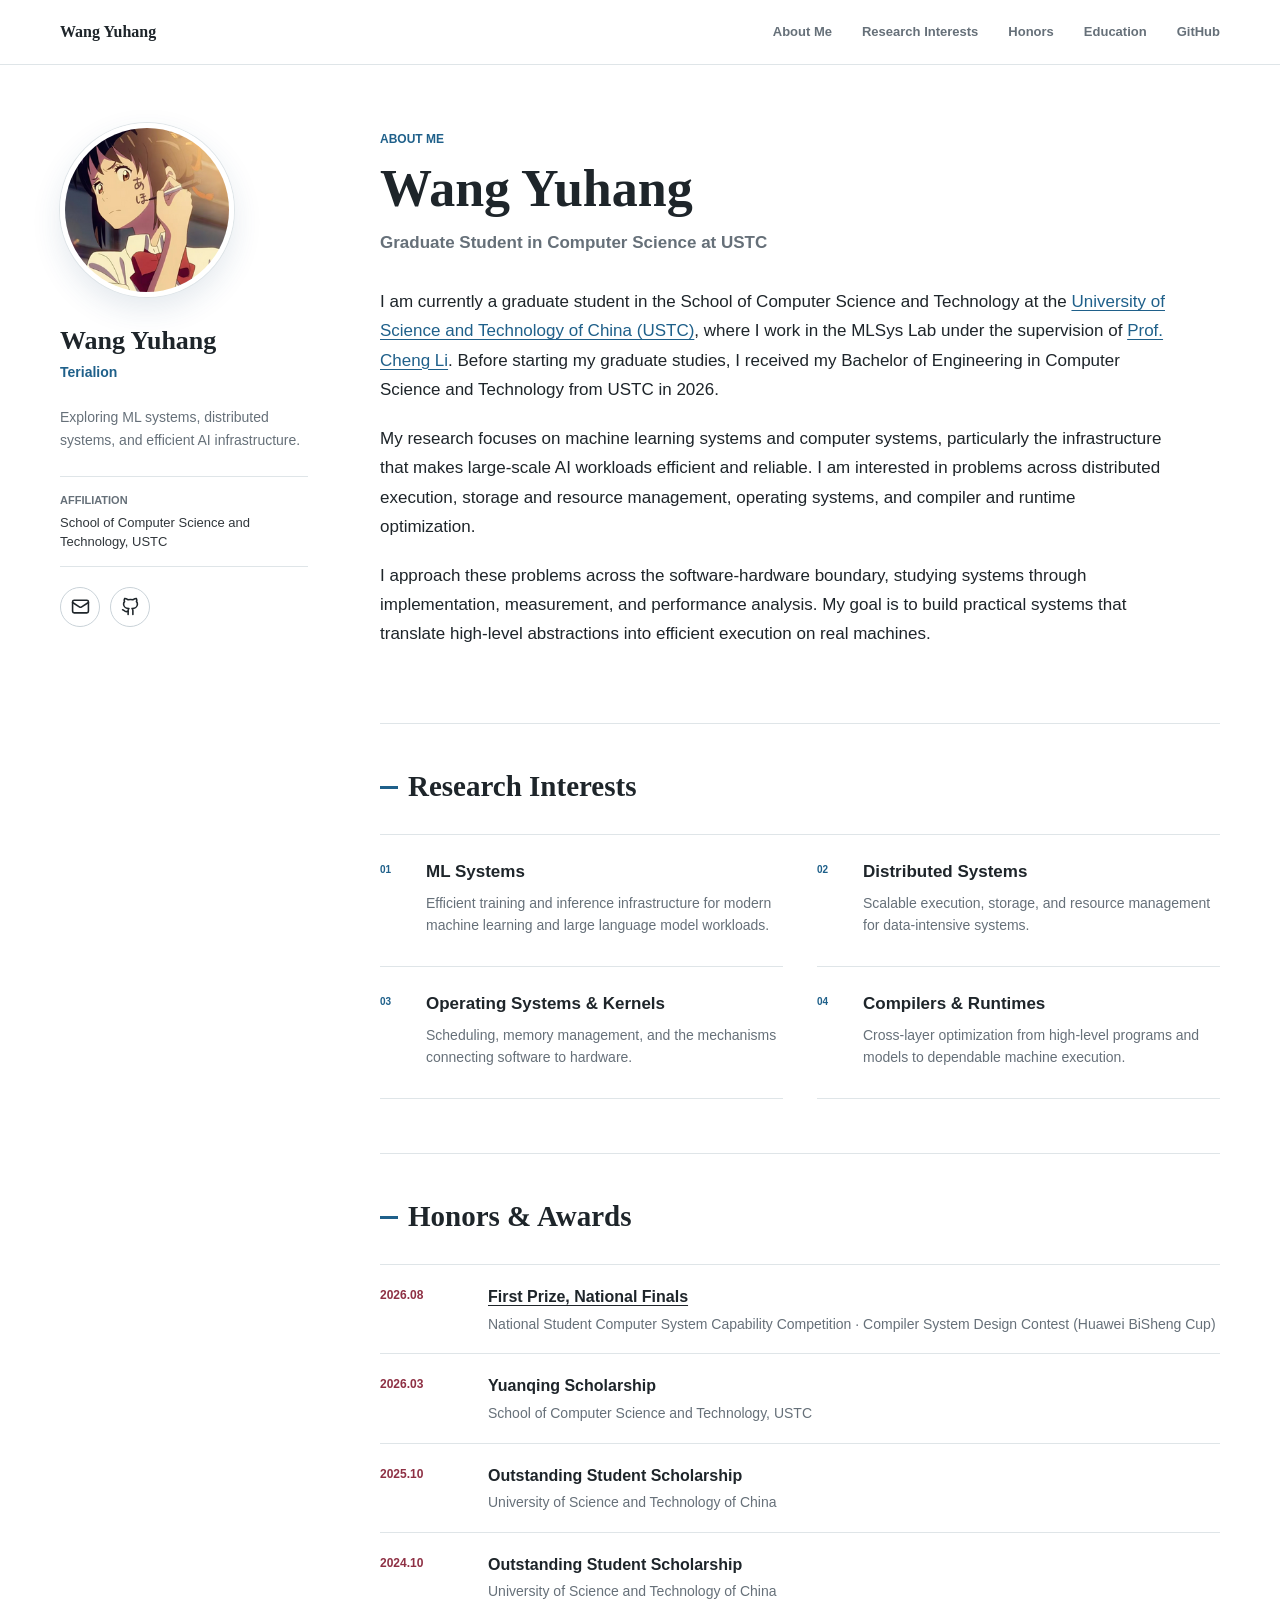
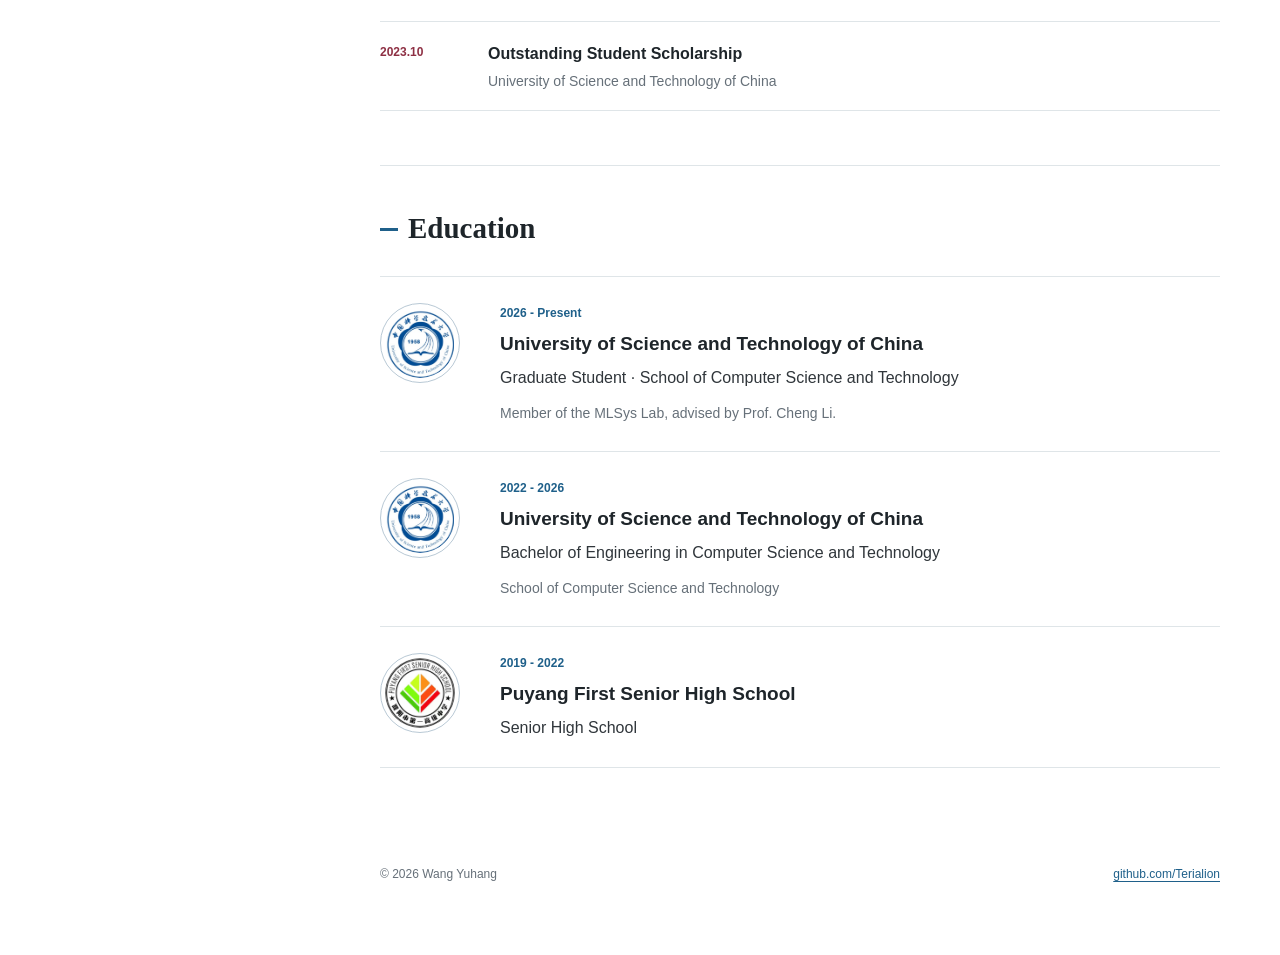
<file: index.html>
<!doctype html>
<html lang="en">
  <head>
    <meta charset="UTF-8" />
    <meta name="viewport" content="width=device-width, initial-scale=1" />
    <meta
      name="description"
      content="Wang Yuhang is a graduate student at USTC working on machine learning systems and computer systems."
    />
    <meta name="theme-color" content="#ffffff" />
    <meta property="og:title" content="Wang Yuhang / Terialion" />
    <meta
      property="og:description"
      content="Graduate student at USTC exploring machine learning systems, distributed systems, operating systems, and compilers."
    />
    <meta property="og:type" content="profile" />
    <title>Wang Yuhang / Terialion</title>
    <link rel="icon" href="data:," />
    <link rel="preload" href="assets/hero-landscape.jpg" as="image" />
    <link rel="stylesheet" href="styles.css" />
    <script type="application/ld+json">
      {
        "@context": "https://schema.org",
        "@type": "Person",
        "name": "Wang Yuhang",
        "alternateName": "Terialion",
        "email": "wyh2022@mail.ustc.edu.cn",
        "affiliation": {
          "@type": "CollegeOrUniversity",
          "name": "University of Science and Technology of China"
        },
        "url": "https://github.com/Terialion",
        "sameAs": ["https://github.com/Terialion"]
      }
    </script>
  </head>
  <body>
    <a class="skip-link" href="#main-content">Skip to main content</a>

    <header class="topbar">
      <div class="topbar-inner">
        <a class="topbar-name" href="#about">Wang Yuhang</a>
        <nav aria-label="Primary navigation">
          <a href="#about">About Me</a>
          <a href="#interests">Research Interests</a>
          <a href="#honors">Honors</a>
          <a href="#education">Education</a>
          <a href="https://github.com/Terialion" target="_blank" rel="noreferrer">
            GitHub
          </a>
        </nav>
      </div>
    </header>

    <main class="page-shell" id="main-content">
      <aside class="profile" aria-label="Profile summary">
          <img
            class="profile-portrait"
            src="assets/profile-avatar.png"
            alt="Terialion avatar"
            width="240"
            height="240"
          />
        <h2>Wang Yuhang</h2>
        <p class="profile-alias">Terialion</p>
        <p class="profile-focus">
          Exploring ML systems, distributed systems, and efficient AI
          infrastructure.
        </p>

        <dl class="profile-details">
          <div>
            <dt>Affiliation</dt>
            <dd>School of Computer Science and Technology, USTC</dd>
          </div>
        </dl>

        <nav class="social-links" aria-label="Contact links">
          <a
            class="social-link"
            href="mailto:wyh2022@mail.ustc.edu.cn"
            aria-label="Email Wang Yuhang"
            title="Email: wyh2022@mail.ustc.edu.cn"
          >
            <svg aria-hidden="true" viewBox="0 0 24 24">
              <rect width="20" height="16" x="2" y="4" rx="2"></rect>
              <path d="m22 7-8.97 5.7a1.94 1.94 0 0 1-2.06 0L2 7"></path>
            </svg>
          </a>
          <a
            class="social-link"
            href="https://github.com/Terialion"
            target="_blank"
            rel="noreferrer"
            aria-label="Wang Yuhang on GitHub"
            title="GitHub"
          >
            <svg aria-hidden="true" viewBox="0 0 24 24">
              <path
                d="M15 22v-4a4.8 4.8 0 0 0-1-3.5c3.28 0 6.72-2 6.72-5.5A4.5 4.5 0 0 0 19.5 5.8 4.2 4.2 0 0 0 19.38 2S18.42 1.7 15 3.48a13.38 13.38 0 0 0-6 0C5.58 1.7 4.62 2 4.62 2a4.2 4.2 0 0 0-.12 3.8A4.5 4.5 0 0 0 3.28 9c0 3.5 3.44 5.5 6.72 5.5A4.8 4.8 0 0 0 9 18v4"
              ></path>
              <path d="M9 18c-4.51 2-5-2-7-2"></path>
            </svg>
          </a>
        </nav>
      </aside>

      <article class="resume-content">
        <section class="intro" id="about" aria-labelledby="about-title">
          <p class="eyebrow">About Me</p>
          <h1 id="about-title">Wang Yuhang</h1>
          <p class="intro-role">Graduate Student in Computer Science at USTC</p>

          <div class="prose">
            <p>
              I am currently a graduate student in the School of Computer Science
              and Technology at the
              <a href="https://www.ustc.edu.cn/" target="_blank" rel="noreferrer"
                >University of Science and Technology of China (USTC)</a
              >, where I work in the MLSys Lab under the supervision of
              <a
                href="https://mr-cheng-li.github.io/"
                target="_blank"
                rel="noreferrer"
                >Prof. Cheng Li</a
              >. Before starting my graduate studies, I received my Bachelor of
              Engineering in Computer Science and Technology from USTC in 2026.
            </p>
            <p>
              My research focuses on machine learning systems and computer systems,
              particularly the infrastructure that makes large-scale AI workloads
              efficient and reliable. I am interested in problems across distributed
              execution, storage and resource management, operating systems, and
              compiler and runtime optimization.
            </p>
            <p>
              I approach these problems across the software-hardware boundary,
              studying systems through implementation, measurement, and performance
              analysis. My goal is to build practical systems that translate
              high-level abstractions into efficient execution on real machines.
            </p>
          </div>
        </section>

        <section class="resume-section" id="interests" aria-labelledby="interests-title">
          <h2 id="interests-title">Research Interests</h2>
          <div class="interest-grid">
            <article>
              <span>01</span>
              <div>
                <h3>ML Systems</h3>
                <p>
                  Efficient training and inference infrastructure for modern
                  machine learning and large language model workloads.
                </p>
              </div>
            </article>
            <article>
              <span>02</span>
              <div>
                <h3>Distributed Systems</h3>
                <p>
                  Scalable execution, storage, and resource management for
                  data-intensive systems.
                </p>
              </div>
            </article>
            <article>
              <span>03</span>
              <div>
                <h3>Operating Systems &amp; Kernels</h3>
                <p>
                  Scheduling, memory management, and the mechanisms connecting
                  software to hardware.
                </p>
              </div>
            </article>
            <article>
              <span>04</span>
              <div>
                <h3>Compilers &amp; Runtimes</h3>
                <p>
                  Cross-layer optimization from high-level programs and models to
                  dependable machine execution.
                </p>
              </div>
            </article>
          </div>
        </section>

        <section class="resume-section" id="honors" aria-labelledby="honors-title">
          <h2 id="honors-title">Honors &amp; Awards</h2>
          <ol class="awards-list">
            <li>
              <time datetime="2026-08">2026.08</time>
              <div>
                <a
                  class="award-title"
                  href="https://mp.weixin.qq.com/s/0ANecBHFBmv4ZlAyGbdTNQ"
                  target="_blank"
                  rel="noreferrer"
                  >First Prize, National Finals</a
                >
                <p>
                  National Student Computer System Capability Competition ·
                  Compiler System Design Contest (Huawei BiSheng Cup)
                </p>
              </div>
            </li>
            <li>
              <time datetime="2026-03">2026.03</time>
              <div>
                <span class="award-title">Yuanqing Scholarship</span>
                <p>School of Computer Science and Technology, USTC</p>
              </div>
            </li>
            <li>
              <time datetime="2025-10">2025.10</time>
              <div>
                <span class="award-title">Outstanding Student Scholarship</span>
                <p>University of Science and Technology of China</p>
              </div>
            </li>
            <li>
              <time datetime="2024-10">2024.10</time>
              <div>
                <span class="award-title">Outstanding Student Scholarship</span>
                <p>University of Science and Technology of China</p>
              </div>
            </li>
            <li>
              <time datetime="2023-10">2023.10</time>
              <div>
                <span class="award-title">Outstanding Student Scholarship</span>
                <p>University of Science and Technology of China</p>
              </div>
            </li>
          </ol>
        </section>

        <section class="resume-section" id="education" aria-labelledby="education-title">
          <h2 id="education-title">Education</h2>
          <div class="education-row">
            <img
              class="education-logo"
              src="assets/ustc-logo.jpg"
              alt=""
              width="311"
              height="320"
            />
            <div>
              <p class="education-period">2026 - Present</p>
              <h3>University of Science and Technology of China</h3>
              <p>Graduate Student · School of Computer Science and Technology</p>
              <p class="education-note">
                Member of the MLSys Lab, advised by Prof. Cheng Li.
              </p>
            </div>
          </div>
          <div class="education-row">
            <img
              class="education-logo"
              src="assets/ustc-logo.jpg"
              alt=""
              width="311"
              height="320"
            />
            <div>
              <p class="education-period">2022 - 2026</p>
              <h3>University of Science and Technology of China</h3>
              <p>Bachelor of Engineering in Computer Science and Technology</p>
              <p class="education-note">School of Computer Science and Technology</p>
            </div>
          </div>
          <div class="education-row">
            <img
              class="education-logo"
              src="assets/puyang-first-senior-high-logo.jpg"
              alt=""
              width="320"
              height="320"
            />
            <div>
              <p class="education-period">2019 - 2022</p>
              <h3>Puyang First Senior High School</h3>
              <p>Senior High School</p>
            </div>
          </div>
        </section>

        <footer class="resume-footer">
          <p>&copy; 2026 Wang Yuhang</p>
          <a href="https://github.com/Terialion" target="_blank" rel="noreferrer">
            github.com/Terialion
          </a>
        </footer>
      </article>
    </main>
  </body>
</html>
</file>
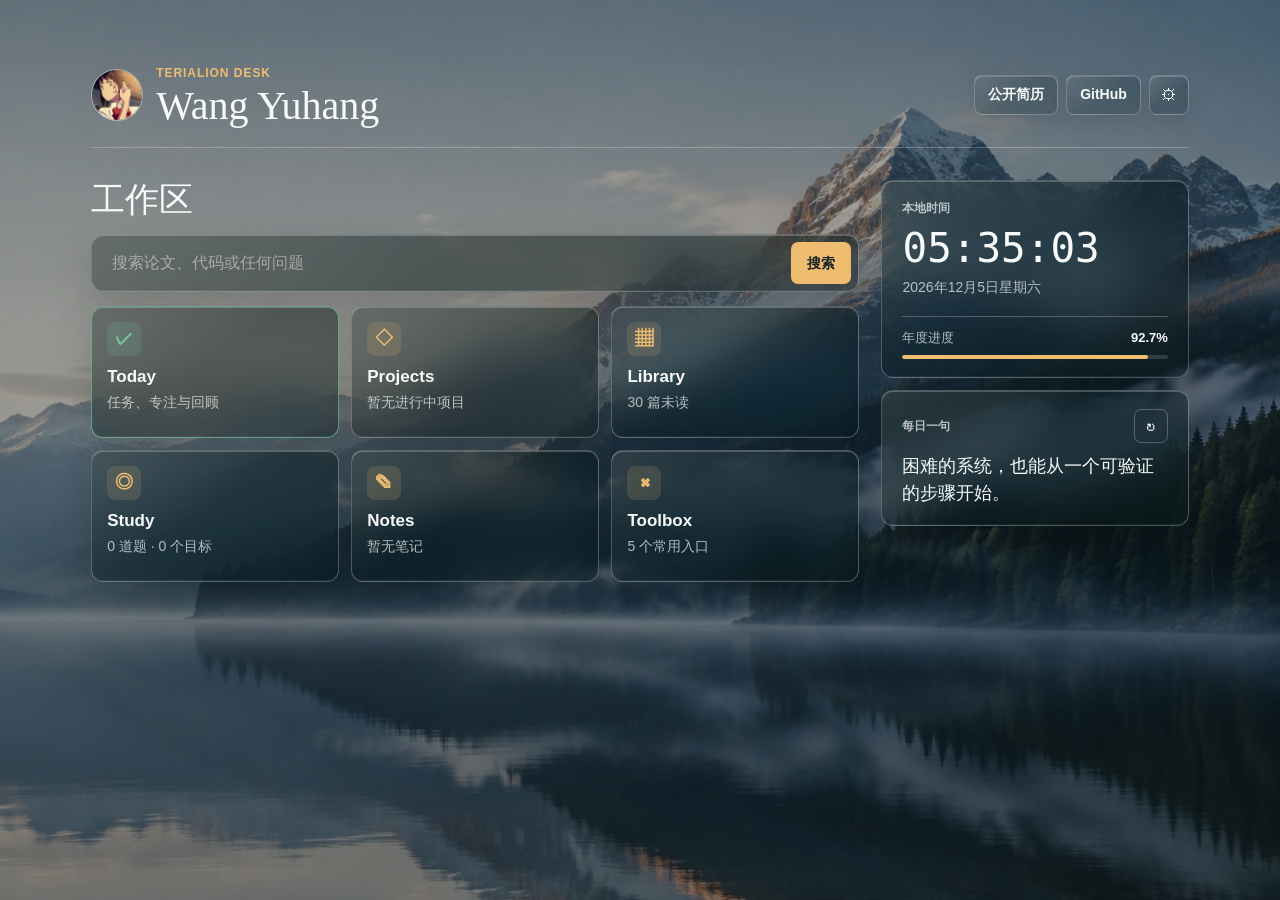
<file: desk/index.html>
<!doctype html>
<html lang="zh-CN">
  <head>
    <meta charset="UTF-8" />
    <meta name="viewport" content="width=device-width, initial-scale=1" />
    <meta name="theme-color" content="#142425" />
    <meta name="robots" content="noindex, nofollow" />
    <title>Terialion 的起始页</title>
    <link rel="icon" href="data:," />
    <link rel="preload" href="../assets/hero-landscape.jpg?v=20260905-2" as="image" />
    <link rel="stylesheet" href="desk.css?v=20261123-1" />
    <script src="desk.js?v=20261123-1" defer></script>
  </head>
  <body data-appearance="balanced">
    <a class="skip-link" href="#home-main">跳到工作区</a>
    <div class="backdrop" aria-hidden="true"></div>

    <main class="desk-shell" id="home-view">
      <header class="identity">
        <div class="wordmark">
          <img
            class="desk-avatar"
            src="../assets/profile-avatar-small.jpg"
            alt=""
            width="104"
            height="104"
          />
          <div>
            <p>Terialion Desk</p>
            <h1>Wang Yuhang</h1>
          </div>
        </div>

        <nav class="identity-links" aria-label="个人入口">
          <a href="../">公开简历</a>
          <a href="https://github.com/Terialion" target="_blank" rel="noreferrer">GitHub</a>
          <button class="icon-button" type="button" data-open-settings aria-label="打开设置" title="设置">
            <span aria-hidden="true">&#9881;</span>
          </button>
        </nav>
      </header>

      <section class="workspace" id="home-main" aria-labelledby="launcher-title" tabindex="-1">
        <h2 id="launcher-title">工作区</h2>
        <form
          class="search glass-panel"
          action="https://www.google.com/search"
          method="get"
          target="_blank"
          role="search"
        >
          <label class="visually-hidden" for="web-search">搜索网络</label>
          <input
            id="web-search"
            name="q"
            type="search"
            placeholder="搜索论文、代码或任何问题"
            autocomplete="off"
            required
          />
          <button type="submit">搜索</button>
        </form>

        <nav class="module-grid" aria-label="工作区模块">
          <a class="module-card glass-panel" href="#today">
            <span class="module-symbol" aria-hidden="true">&#10003;</span>
            <strong>Today</strong>
            <small id="summary-today">任务、专注与回顾</small>
          </a>
          <a class="module-card glass-panel" href="#projects">
            <span class="module-symbol" aria-hidden="true">&#9671;</span>
            <strong>Projects</strong>
            <small id="summary-projects">暂无进行中项目</small>
          </a>
          <a class="module-card glass-panel" href="#library">
            <span class="module-symbol" aria-hidden="true">&#9638;</span>
            <strong>Library</strong>
            <small id="summary-library">正在载入简报</small>
          </a>
          <a class="module-card glass-panel" href="#study">
            <span class="module-symbol" aria-hidden="true">&#9678;</span>
            <strong>Study</strong>
            <small id="summary-study">学习进度</small>
          </a>
          <a class="module-card glass-panel" href="#notes">
            <span class="module-symbol" aria-hidden="true">&#9998;</span>
            <strong>Notes</strong>
            <small id="summary-notes">暂无笔记</small>
          </a>
          <a class="module-card glass-panel" href="#toolbox">
            <span class="module-symbol" aria-hidden="true">&#8984;</span>
            <strong>Toolbox</strong>
            <small id="summary-toolbox">常用入口</small>
          </a>
        </nav>
      </section>

      <aside class="desk-widgets" aria-label="时间与每日一句">
        <section class="clock-panel glass-panel" aria-labelledby="clock-title">
          <h2 class="panel-label" id="clock-title">本地时间</h2>
          <time id="desk-time" class="desk-time"></time>
          <time id="desk-date" class="desk-date"></time>
          <div class="clock-progress">
            <div class="progress-copy">
              <span>年度进度</span>
              <strong id="year-percent">0%</strong>
            </div>
            <div
              class="progress-track"
              id="year-progress"
              role="progressbar"
              aria-label="年度进度"
              aria-valuemin="0"
              aria-valuemax="100"
              aria-valuenow="0"
            >
              <span></span>
            </div>
          </div>
        </section>

        <section class="quote-panel glass-panel" aria-labelledby="quote-title">
          <div class="quote-heading">
            <h2 class="panel-label" id="quote-title">每日一句</h2>
            <button
              class="quote-refresh"
              id="refresh-quote"
              type="button"
              aria-label="换一句"
              title="换一句"
            >
              <span aria-hidden="true">&#8635;</span>
            </button>
          </div>
          <p id="daily-quote" aria-live="polite">
            真正重要的进步，通常来自把一件小事做完。
          </p>
        </section>
      </aside>
    </main>

    <main class="workspace-shell" id="workspace-view" hidden>
      <aside class="workspace-nav glass-panel">
        <a class="workspace-brand" href="#home">
          <img src="../assets/profile-avatar-small.jpg" alt="" width="104" height="104" />
          <span><small>Personal Desk</small><strong>Terialion</strong></span>
        </a>
        <nav aria-label="工作区导航">
          <a href="#today" data-route="today"><span aria-hidden="true">&#10003;</span>Today</a>
          <a href="#projects" data-route="projects"><span aria-hidden="true">&#9671;</span>Projects</a>
          <a href="#library" data-route="library"><span aria-hidden="true">&#9638;</span>Library</a>
          <a href="#study" data-route="study"><span aria-hidden="true">&#9678;</span>Study</a>
          <a href="#notes" data-route="notes"><span aria-hidden="true">&#9998;</span>Notes</a>
          <a href="#toolbox" data-route="toolbox"><span aria-hidden="true">&#8984;</span>Toolbox</a>
        </nav>
        <div class="workspace-nav-footer">
          <a href="#home">&#8592; Home</a>
          <button class="icon-button" type="button" data-open-settings aria-label="打开设置" title="设置">
            <span aria-hidden="true">&#9881;</span>
          </button>
        </div>
      </aside>

      <section class="workspace-main">
        <header class="workspace-header">
          <div>
            <p class="panel-label">Terialion / Desk</p>
            <h1 id="workspace-title" tabindex="-1">Today</h1>
          </div>
          <a class="home-button" href="#home" aria-label="返回 Home">&#8592; Home</a>
        </header>

        <section class="module-view" data-view="today" aria-labelledby="today-title">
          <div class="view-heading">
            <div><p class="panel-label">Daily</p><h2 id="today-title">今天</h2></div>
            <time id="today-date"></time>
          </div>
          <div class="module-layout">
            <section class="tool-panel glass-panel">
              <div class="tool-heading"><h3>任务</h3><span id="task-count">0 项待完成</span></div>
              <form class="entry-form task-form" id="task-form">
                <label class="visually-hidden" for="task-title">任务名称</label>
                <input id="task-title" name="title" type="text" maxlength="80" placeholder="添加今天要完成的事情" required />
                <label class="visually-hidden" for="task-due">日期</label>
                <input id="task-due" name="due" type="date" />
                <label class="visually-hidden" for="task-priority">优先级</label>
                <select id="task-priority" name="priority" aria-label="优先级">
                  <option value="normal">普通</option>
                  <option value="high">重要</option>
                  <option value="low">稍后</option>
                </select>
                <button class="text-button primary" type="submit">添加</button>
              </form>
              <div class="segment-control" id="task-filters" aria-label="筛选任务">
                <button type="button" data-task-filter="open" aria-pressed="true">待完成</button>
                <button type="button" data-task-filter="all" aria-pressed="false">全部</button>
                <button type="button" data-task-filter="done" aria-pressed="false">已完成</button>
              </div>
              <ul class="record-list" id="task-list" aria-live="polite"></ul>
            </section>

            <div class="side-stack">
              <section class="tool-panel glass-panel focus-panel">
                <div class="tool-heading">
                  <h3>专注计时</h3>
                  <select id="focus-duration" aria-label="专注时长">
                    <option value="25">25 分钟</option>
                    <option value="50">50 分钟</option>
                  </select>
                </div>
                <time id="focus-time" datetime="PT25M">25:00</time>
                <div class="button-row">
                  <button class="text-button primary" id="focus-toggle" type="button">开始</button>
                  <button class="text-button secondary" id="focus-reset" type="button">重置</button>
                </div>
                <p id="focus-count">今日完成 0 次</p>
              </section>

              <section class="tool-panel glass-panel">
                <div class="tool-heading"><h3>每日回顾</h3><span id="review-status"></span></div>
                <textarea id="daily-review" rows="6" maxlength="1200" placeholder="记录今天完成了什么"></textarea>
              </section>
            </div>
          </div>
        </section>

        <section class="module-view" data-view="projects" aria-labelledby="projects-title" hidden>
          <div class="view-heading"><div><p class="panel-label">Long term</p><h2 id="projects-title">项目</h2></div><span id="project-count"></span></div>
          <section class="tool-panel glass-panel">
            <form class="entry-form project-form" id="project-form">
              <label class="visually-hidden" for="project-title">项目名称</label>
              <input id="project-title" name="title" type="text" maxlength="60" placeholder="项目名称" required />
              <label class="visually-hidden" for="project-next">下一里程碑</label>
              <input id="project-next" name="next" type="text" maxlength="100" placeholder="下一里程碑" />
              <label class="visually-hidden" for="project-due">目标日期</label>
              <input id="project-due" name="due" type="date" />
              <button class="text-button primary" type="submit">添加项目</button>
            </form>
            <ul class="project-list" id="project-list" aria-live="polite"></ul>
          </section>
        </section>

        <section class="module-view" data-view="library" aria-labelledby="library-title" hidden>
          <div class="view-heading">
            <div><p class="panel-label">Read &amp; collect</p><h2 id="library-title">资料库</h2></div>
            <span class="feed-updated" role="status">
              <time id="feed-updated" hidden></time>
              <span id="feed-message">正在载入简报</span>
            </span>
          </div>
          <div class="library-layout">
            <section class="tool-panel glass-panel">
              <div class="library-toolbar">
                <label class="visually-hidden" for="library-search">搜索资料</label>
                <input id="library-search" type="search" placeholder="搜索文章、论文或来源" autocomplete="off" />
                <div class="segment-control" id="library-state-filters" aria-label="筛选阅读状态">
                  <button type="button" data-library-state="unread" aria-pressed="true">未读</button>
                  <button type="button" data-library-state="saved" aria-pressed="false">收藏</button>
                  <button type="button" data-library-state="later" aria-pressed="false">稍后</button>
                  <button type="button" data-library-state="read" aria-pressed="false">已读</button>
                  <button type="button" data-library-state="all" aria-pressed="false">全部</button>
                </div>
              </div>
              <div class="feed-filters" id="library-source-filters" aria-label="筛选文章来源">
                <button type="button" data-library-source="all" aria-pressed="true">全部</button>
                <button type="button" data-library-source="新智元" aria-pressed="false">新智元</button>
                <button type="button" data-library-source="量子位" aria-pressed="false">量子位</button>
                <button type="button" data-library-source="机器之心" aria-pressed="false">机器之心</button>
                <button type="button" data-library-source="manual" aria-pressed="false">自存资料</button>
              </div>
              <ol id="library-list" class="library-list" aria-live="polite">
                <li class="feed-message">正在载入今日文章...</li>
              </ol>
            </section>

            <aside class="tool-panel glass-panel save-resource-panel">
              <div class="tool-heading"><h3>保存资料</h3><span>Paper / Web</span></div>
              <form class="stack-form" id="resource-form">
                <label for="resource-title">标题</label>
                <input id="resource-title" name="title" type="text" maxlength="120" required />
                <label for="resource-url">网址</label>
                <input id="resource-url" name="url" type="url" inputmode="url" placeholder="https://" required />
                <label for="resource-kind">类型</label>
                <select id="resource-kind" name="kind"><option value="Paper">Paper</option><option value="Web">Web</option></select>
                <button class="text-button primary" type="submit">保存</button>
              </form>
            </aside>
          </div>
        </section>

        <section class="module-view" data-view="study" aria-labelledby="study-title" hidden>
          <div class="view-heading"><div><p class="panel-label">Practice</p><h2 id="study-title">学习</h2></div><span id="study-summary"></span></div>
          <div class="study-overview">
            <a class="study-card glass-panel" href="../tools/huawei-ai-quiz.html">
              <span class="module-symbol" aria-hidden="true">HW</span>
              <span><small>题库</small><strong>华为 AI 方向刷题</strong><em id="quiz-progress-label">0 / 243</em></span>
              <span class="mini-progress"><i id="quiz-progress-bar"></i></span>
            </a>
            <a class="study-card glass-panel" href="https://leetcode.cn/studyplan/top-100-liked/" target="_blank" rel="noreferrer">
              <span class="module-symbol" aria-hidden="true">LC</span>
              <span><small>算法</small><strong>LeetCode 热题 100</strong><em>打开学习计划 &#8599;</em></span>
            </a>
          </div>
          <section class="tool-panel glass-panel study-goals-panel">
            <div class="tool-heading"><h3>学习目标</h3><span id="study-goal-count"></span></div>
            <form class="entry-form" id="study-goal-form">
              <label class="visually-hidden" for="study-goal-title">学习目标</label>
              <input id="study-goal-title" name="title" type="text" maxlength="80" placeholder="例如：完成 CSAPP 第三章" required />
              <button class="text-button primary" type="submit">添加</button>
            </form>
            <ul class="study-goal-list" id="study-goal-list"></ul>
          </section>
        </section>

        <section class="module-view" data-view="notes" aria-labelledby="notes-title" hidden>
          <div class="view-heading"><div><p class="panel-label">Write</p><h2 id="notes-title">笔记</h2></div><button class="text-button primary" id="new-note" type="button">新建笔记</button></div>
          <div class="notes-layout">
            <section class="notes-index glass-panel">
              <label class="visually-hidden" for="note-search">搜索笔记</label>
              <input id="note-search" type="search" placeholder="搜索标题、标签或正文" autocomplete="off" />
              <ol id="note-list" aria-live="polite"></ol>
            </section>
            <section class="note-editor glass-panel">
              <form id="note-form">
                <label class="visually-hidden" for="note-title">笔记标题</label>
                <input id="note-title" name="title" type="text" maxlength="100" placeholder="笔记标题" required />
                <label class="visually-hidden" for="note-tags">标签</label>
                <input id="note-tags" name="tags" type="text" maxlength="120" placeholder="标签，用逗号分隔" />
                <label class="visually-hidden" for="note-body">Markdown 正文</label>
                <textarea id="note-body" name="body" rows="18" maxlength="30000" placeholder="# Markdown 正文"></textarea>
                <footer>
                  <label class="pin-note"><input id="note-pinned" name="pinned" type="checkbox" /> 置顶</label>
                  <div class="button-row">
                    <button class="text-button danger" id="delete-note" type="button" disabled>删除</button>
                    <button class="text-button primary" type="submit">保存笔记</button>
                  </div>
                </footer>
              </form>
            </section>
          </div>
        </section>

        <section class="module-view" data-view="toolbox" aria-labelledby="toolbox-title" hidden>
          <div class="view-heading"><div><p class="panel-label">Links &amp; apps</p><h2 id="toolbox-title">工具箱</h2></div><button class="icon-button" id="edit-shortcuts" type="button" aria-label="编辑常用入口" title="编辑常用入口"><span aria-hidden="true">&#9998;</span></button></div>
          <section class="tool-panel glass-panel">
            <div class="shortcut-grid" id="shortcut-grid"></div>
          </section>
        </section>
      </section>
    </main>

    <dialog class="shortcut-dialog glass-panel" id="shortcut-dialog">
      <form id="shortcut-form">
        <header>
          <div>
            <p class="panel-label">Personalize</p>
            <h2>编辑常用入口</h2>
          </div>
          <button
            class="icon-button"
            id="close-shortcuts"
            type="button"
            aria-label="关闭"
            title="关闭"
          >
            <span aria-hidden="true">&#10005;</span>
          </button>
        </header>

        <div id="shortcut-fields" class="shortcut-fields"></div>

        <footer>
          <button class="text-button secondary" id="reset-shortcuts" type="button">
            恢复默认
          </button>
          <button class="text-button secondary" id="add-shortcut" type="button">
            添加入口
          </button>
          <button class="text-button primary" type="submit">保存</button>
        </footer>
      </form>
    </dialog>

    <dialog class="settings-dialog glass-panel" id="settings-dialog">
      <form method="dialog">
        <header>
          <div><p class="panel-label">Personalize</p><h2>Desk 设置</h2></div>
          <button class="icon-button" type="submit" aria-label="关闭设置" title="关闭"><span aria-hidden="true">&#10005;</span></button>
        </header>
        <label for="appearance-select">显示模式</label>
        <select id="appearance-select">
          <option value="balanced">平衡</option>
          <option value="clear">清晰背景</option>
          <option value="focus">专注</option>
        </select>
        <section class="settings-data">
          <h3>本地数据</h3>
          <div class="button-row">
            <button class="text-button secondary" id="export-data" type="button">导出 JSON</button>
            <label class="text-button secondary import-button">导入 JSON<input id="import-data" type="file" accept="application/json,.json" /></label>
          </div>
          <button class="text-button danger" id="clear-desk-data" type="button">清空 Desk 数据</button>
          <p id="settings-status" role="status"></p>
        </section>
      </form>
    </dialog>

    <div class="desk-toast" id="desk-toast" role="status" aria-live="polite"></div>
  </body>
</html>
</file>
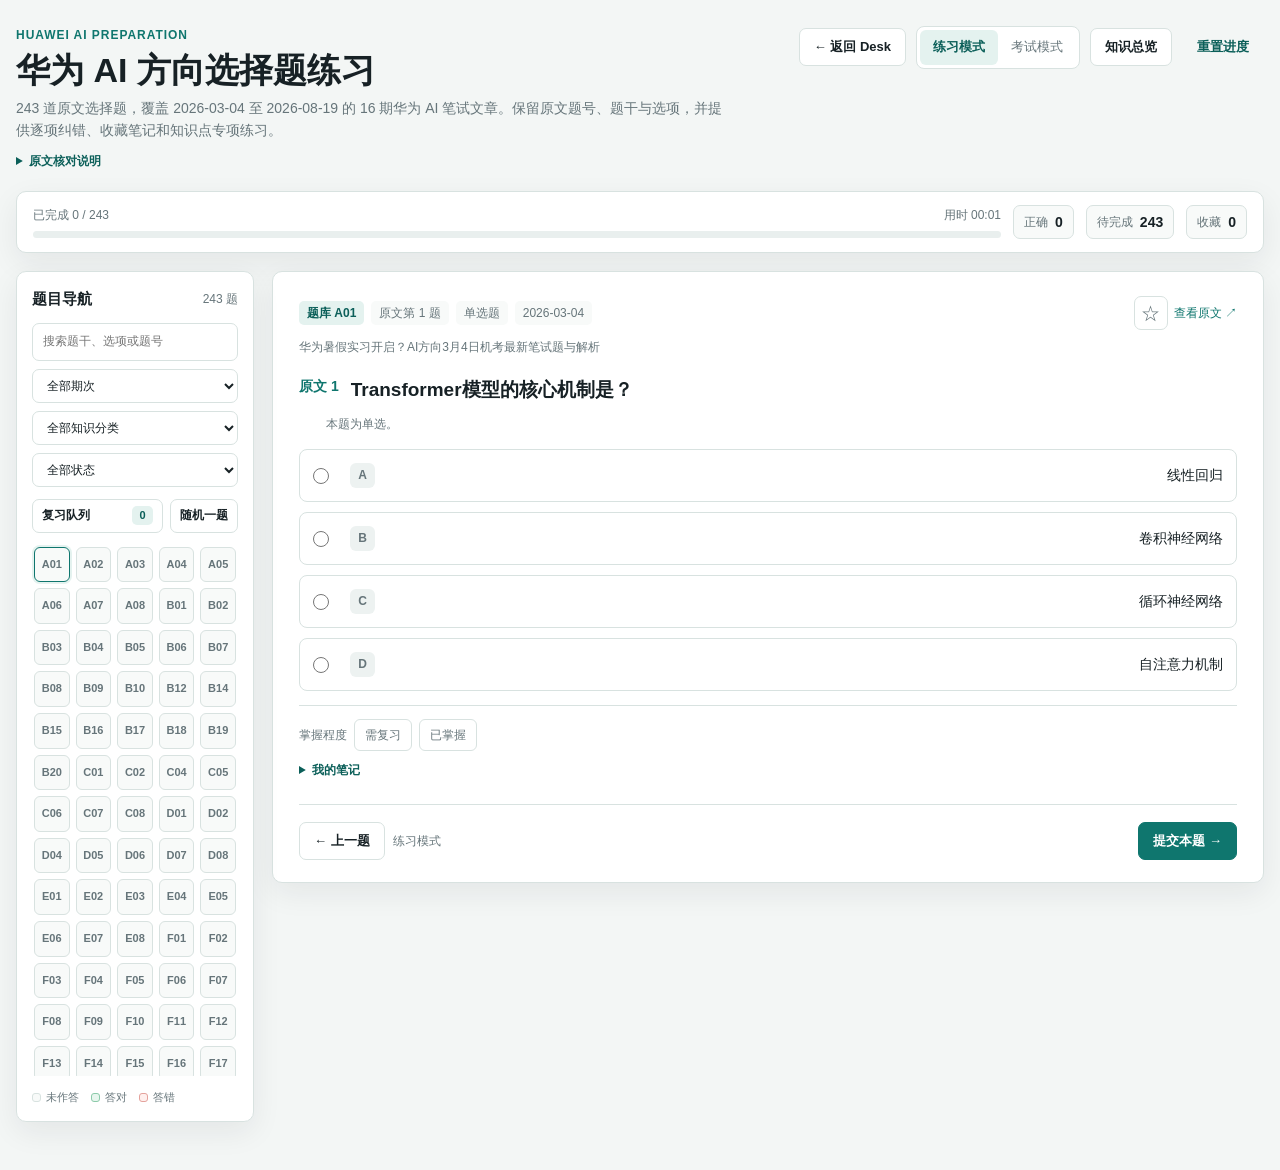
<file: tools/huawei-ai-quiz.html>
<!doctype html>
<html lang="zh-CN">
<head>
  <meta charset="utf-8">
  <meta name="viewport" content="width=device-width, initial-scale=1">
  <meta name="theme-color" content="#0f766e">
  <meta name="robots" content="noindex, nofollow">
  <title>华为 AI 方向选择题练习</title>
  <link rel="icon" href="data:,">
  <style>
    :root {
      --bg: #f3f6f5;
      --surface: #ffffff;
      --surface-soft: #f8faf9;
      --ink: #172125;
      --muted: #66757a;
      --line: #d8e2e0;
      --accent: #0f766e;
      --accent-dark: #0b5f59;
      --accent-soft: #e4f2ef;
      --correct: #087443;
      --correct-soft: #e7f6ee;
      --wrong: #b42318;
      --wrong-soft: #fff0ee;
      --warn: #9a5b08;
      --shadow: 0 10px 30px rgba(23, 33, 37, .07);
      --radius: 10px;
    }
    * { box-sizing: border-box; }
    body {
      margin: 0;
      color: var(--ink);
      background: var(--bg);
      font-family: -apple-system, BlinkMacSystemFont, "Segoe UI", "PingFang SC", "Hiragino Sans GB", "Microsoft YaHei", sans-serif;
      line-height: 1.6;
    }
    button, select, input, textarea { font: inherit; }
    button { cursor: pointer; }
    .app { width: min(1280px, calc(100% - 32px)); margin: 0 auto; padding: 26px 0 48px; }
    .topbar { display: flex; align-items: flex-start; justify-content: space-between; gap: 22px; margin-bottom: 20px; }
    .eyebrow { margin: 0 0 5px; color: var(--accent); font-size: 12px; font-weight: 700; letter-spacing: .08em; text-transform: uppercase; }
    h1, h2, h3, p { margin-top: 0; }
    h1 { margin-bottom: 6px; font-size: clamp(25px, 3vw, 34px); line-height: 1.2; letter-spacing: 0; }
    .subtitle { max-width: 720px; margin-bottom: 0; color: var(--muted); font-size: 14px; }
    .source-audit { max-width: 820px; margin-top: 10px; color: var(--muted); font-size: 12px; }
    .source-audit summary { width: fit-content; color: var(--accent-dark); cursor: pointer; font-weight: 700; }
    .source-audit p { margin: 7px 0 0; }
    .top-actions { display: flex; align-items: center; flex-wrap: wrap; justify-content: flex-end; gap: 10px; }
    .segmented { display: inline-flex; padding: 3px; border: 1px solid var(--line); border-radius: 8px; background: var(--surface); }
    .segmented button { border: 0; border-radius: 6px; padding: 7px 13px; color: var(--muted); background: transparent; font-size: 13px; }
    .segmented button.active { color: var(--accent-dark); background: var(--accent-soft); font-weight: 700; }
    .button { min-height: 38px; padding: 7px 14px; border: 1px solid var(--line); border-radius: 7px; color: var(--ink); background: var(--surface); font-size: 13px; font-weight: 650; }
    .button:hover { border-color: #9ab9b3; background: var(--surface-soft); }
    .button.primary { border-color: var(--accent); color: #fff; background: var(--accent); }
    .button.primary:hover { border-color: var(--accent-dark); background: var(--accent-dark); }
    .button.ghost { color: var(--accent-dark); border-color: transparent; background: transparent; }
    .button.ghost:hover { background: var(--accent-soft); }
    .desk-link { display: inline-flex; align-items: center; text-decoration: none; }
    .status-strip { display: grid; grid-template-columns: minmax(0, 1fr) auto auto auto; gap: 12px; align-items: center; padding: 13px 16px; border: 1px solid var(--line); border-radius: var(--radius); background: var(--surface); box-shadow: var(--shadow); }
    .progress-wrap { min-width: 0; }
    .progress-label { display: flex; justify-content: space-between; gap: 12px; margin-bottom: 6px; color: var(--muted); font-size: 12px; }
    .progress-track { height: 7px; overflow: hidden; border-radius: 999px; background: #e9efee; }
    .progress-bar { height: 100%; border-radius: inherit; background: var(--accent); transition: width .2s ease; }
    .status-chip { display: inline-flex; align-items: center; gap: 7px; min-height: 34px; padding: 5px 10px; border: 1px solid var(--line); border-radius: 7px; color: var(--muted); background: var(--surface-soft); font-size: 12px; white-space: nowrap; }
    .status-chip strong { color: var(--ink); font-size: 14px; }
    .layout { display: grid; grid-template-columns: 238px minmax(0, 1fr); gap: 18px; align-items: start; margin-top: 18px; }
    .sidebar, .question-panel, .result-panel, .knowledge-panel { border: 1px solid var(--line); border-radius: var(--radius); background: var(--surface); box-shadow: var(--shadow); }
    .sidebar { position: sticky; top: 16px; padding: 15px; }
    .sidebar-header { display: flex; align-items: center; justify-content: space-between; gap: 8px; margin-bottom: 12px; }
    .sidebar h2 { margin: 0; font-size: 15px; }
    .select { width: 100%; padding: 8px 10px; border: 1px solid var(--line); border-radius: 7px; color: var(--ink); background: var(--surface); font-size: 12px; }
    .filters { display: grid; gap: 8px; }
    .search-input { width: 100%; min-width: 0; padding: 8px 10px; border: 1px solid var(--line); border-radius: 7px; color: var(--ink); background: var(--surface); font-size: 12px; }
    .search-input:focus, .select:focus, .question-note textarea:focus { outline: 2px solid var(--accent-soft); border-color: var(--accent); }
    .sidebar-actions { display: grid; grid-template-columns: minmax(0, 1fr) auto; gap: 7px; margin-top: 12px; }
    .sidebar-actions .button { min-height: 34px; padding: 6px 9px; font-size: 12px; }
    .sidebar-actions .button:first-child { display: flex; align-items: center; justify-content: space-between; gap: 7px; }
    .sidebar-actions strong { min-width: 21px; padding: 1px 5px; border-radius: 5px; color: var(--accent-dark); background: var(--accent-soft); font-size: 11px; text-align: center; }
    .question-nav { display: grid; grid-template-columns: repeat(5, 1fr); gap: 6px; max-height: 59vh; overflow: auto; padding: 2px; }
    .nav-item { min-width: 0; aspect-ratio: 1; padding: 0; border: 1px solid var(--line); border-radius: 6px; color: var(--muted); background: var(--surface-soft); font-size: 11px; font-weight: 700; }
    .nav-item:hover { border-color: #8db3ac; }
    .nav-item.current { border-color: var(--accent); color: var(--accent-dark); box-shadow: 0 0 0 2px var(--accent-soft); }
    .nav-item.correct { border-color: #8ccaaa; color: var(--correct); background: var(--correct-soft); }
    .nav-item.wrong { border-color: #e4a29c; color: var(--wrong); background: var(--wrong-soft); }
    .nav-item.unanswered { color: var(--muted); }
    .nav-item.bookmarked { position: relative; }
    .nav-item.bookmarked::after { content: ""; position: absolute; top: 3px; right: 3px; width: 5px; height: 5px; border-radius: 50%; background: var(--warn); }
    .legend { display: flex; flex-wrap: wrap; gap: 8px 12px; margin-top: 13px; color: var(--muted); font-size: 11px; }
    .legend span { display: inline-flex; align-items: center; gap: 5px; }
    .legend i { width: 9px; height: 9px; display: inline-block; border: 1px solid var(--line); border-radius: 3px; background: var(--surface-soft); }
    .legend i.correct { border-color: #8ccaaa; background: var(--correct-soft); }
    .legend i.wrong { border-color: #e4a29c; background: var(--wrong-soft); }
    .question-panel { min-height: 580px; padding: 24px 26px 22px; }
    .question-meta { display: flex; flex-wrap: wrap; align-items: center; gap: 7px; margin-bottom: 18px; color: var(--muted); font-size: 12px; }
    .tag { display: inline-flex; align-items: center; min-height: 24px; padding: 2px 8px; border-radius: 5px; background: var(--surface-soft); }
    .tag.accent { color: var(--accent-dark); background: var(--accent-soft); font-weight: 700; }
    .source-link { margin-left: auto; color: var(--accent); text-decoration: none; }
    .source-link:hover { text-decoration: underline; }
    .source-context { margin: -10px 0 17px; color: var(--muted); font-size: 12px; }
    .question-tools { display: inline-flex; align-items: center; gap: 6px; margin-left: auto; }
    .question-tools .source-link { margin-left: 0; }
    .icon-button { display: inline-flex; align-items: center; justify-content: center; width: 34px; height: 34px; padding: 0; border: 1px solid var(--line); border-radius: 7px; color: var(--muted); background: var(--surface); font-size: 19px; line-height: 1; }
    .icon-button.active { color: var(--warn); border-color: #d9b26c; background: #fff8e8; }
    .question-title { display: grid; grid-template-columns: auto minmax(0, 1fr); gap: 12px; align-items: start; margin-bottom: 20px; }
    .question-number { color: var(--accent); font-size: 14px; font-weight: 800; }
    .question-text { margin: 0; white-space: pre-wrap; font-size: 19px; font-weight: 700; line-height: 1.55; }
    .helper { margin: -9px 0 15px 27px; color: var(--muted); font-size: 12px; }
    .options { display: grid; gap: 10px; }
    .option { display: grid; grid-template-columns: 26px minmax(0, 1fr) auto; gap: 11px; align-items: center; min-height: 53px; padding: 11px 13px; border: 1px solid var(--line); border-radius: 8px; color: var(--ink); background: var(--surface); transition: border-color .15s, background .15s; }
    .option:hover { border-color: #93b6b0; background: var(--surface-soft); }
    .option input { width: 16px; height: 16px; margin: 0; accent-color: var(--accent); }
    .option-key { display: inline-flex; align-items: center; justify-content: center; width: 25px; height: 25px; border-radius: 6px; color: var(--muted); background: #edf2f1; font-size: 12px; font-weight: 800; }
    .option-text { min-width: 0; overflow-wrap: anywhere; font-size: 14px; }
    .option.selected { border-color: #7db4aa; background: #f1f9f7; }
    .option.correct { border-color: #8ccaaa; background: var(--correct-soft); }
    .option.correct .option-key { color: var(--correct); background: #c7ecd8; }
    .option.incorrect { border-color: #e4a29c; background: var(--wrong-soft); }
    .option.incorrect .option-key { color: var(--wrong); background: #f8d4d0; }
    .option-mark { color: var(--muted); font-size: 12px; font-weight: 700; white-space: nowrap; }
    .option.correct .option-mark { color: var(--correct); }
    .option.incorrect .option-mark { color: var(--wrong); }
    .math { display: inline-block; padding: 0 .08em; color: #123f3c; font-family: "Cambria Math", "STIX Two Math", "Noto Sans Math", serif; font-style: italic; white-space: nowrap; }
    .math sup, .math sub { font-size: .72em; line-height: 0; font-style: normal; }
    .math-op, .math-bb { font-style: normal; }
    .matrix { display: inline-block; padding: 0 .2em; line-height: 1.25; text-align: center; white-space: normal; }
    .matrix.bracket { border-left: 1px solid currentColor; border-right: 1px solid currentColor; }
    .matrix.paren { border-left: 1px solid currentColor; border-right: 1px solid currentColor; border-radius: 45%; }
    .cases { display: inline-flex; flex-direction: column; vertical-align: middle; line-height: 1.25; margin-left: .15em; padding-left: .6em; border-left: 1px solid currentColor; }
    .cases br { line-height: 1.25; }
    .frac { display: inline-grid; grid-template-rows: auto auto; vertical-align: middle; margin: 0 .08em; line-height: 1.05; text-align: center; font-size: .9em; }
    .frac > span:first-child { padding: 0 .2em 1px; border-bottom: 1px solid currentColor; }
    .frac > span:last-child { padding: 1px .2em 0; }
    .feedback { margin-top: 17px; padding: 13px 15px; border-left: 3px solid var(--accent); background: var(--surface-soft); }
    .feedback.wrong { border-left-color: var(--wrong); background: var(--wrong-soft); }
    .feedback-title { margin-bottom: 4px; font-size: 13px; font-weight: 800; }
    .feedback p { margin: 0 0 5px; color: #435257; font-size: 13px; }
    .feedback p:last-child { margin-bottom: 0; }
    .feedback strong { color: var(--ink); }
    .source-note { margin-top: 10px !important; padding: 8px 10px; border-left: 2px solid var(--warn); color: #6f4c18 !important; background: #fff8e8; }
    .option-analysis { display: grid; gap: 7px; margin-top: 13px; padding-top: 12px; border-top: 1px solid var(--line); }
    .analysis-heading { display: flex; flex-wrap: wrap; justify-content: space-between; gap: 6px 12px; color: var(--muted); font-size: 12px; font-weight: 750; }
    .analysis-heading small { font-weight: 500; }
    .analysis-row { display: grid; grid-template-columns: 24px 48px minmax(0, 1fr); gap: 8px; align-items: start; padding: 7px 8px; border-radius: 6px; background: rgba(255, 255, 255, .6); font-size: 12px; }
    .analysis-row.correct { background: var(--correct-soft); }
    .analysis-row.wrong { background: rgba(255, 255, 255, .62); }
    .analysis-key { display: inline-flex; align-items: center; justify-content: center; width: 22px; height: 22px; border-radius: 5px; color: var(--muted); background: #edf2f1; font-size: 11px; font-weight: 800; }
    .analysis-row.correct .analysis-key { color: var(--correct); background: #c7ecd8; }
    .analysis-status { font-weight: 800; }
    .analysis-row.correct .analysis-status { color: var(--correct); }
    .analysis-row.wrong .analysis-status { color: var(--wrong); }
    .analysis-reason { color: #435257; overflow-wrap: anywhere; }
    .study-tools { display: grid; gap: 10px; margin-top: 14px; padding-top: 13px; border-top: 1px solid var(--line); }
    .mastery-control { display: flex; flex-wrap: wrap; align-items: center; gap: 7px; color: var(--muted); font-size: 12px; }
    .mastery-control button { min-height: 32px; padding: 5px 10px; border: 1px solid var(--line); border-radius: 6px; color: var(--muted); background: var(--surface); font-size: 12px; }
    .mastery-control button.active { color: var(--accent-dark); border-color: #86b7ae; background: var(--accent-soft); font-weight: 700; }
    .question-note { color: var(--muted); font-size: 12px; }
    .question-note summary { width: fit-content; cursor: pointer; color: var(--accent-dark); font-weight: 700; }
    .question-note textarea { width: 100%; min-height: 92px; margin-top: 8px; resize: vertical; padding: 9px 10px; border: 1px solid var(--line); border-radius: 7px; color: var(--ink); background: var(--surface); line-height: 1.55; }
    .question-footer { display: flex; justify-content: space-between; align-items: center; gap: 12px; margin-top: 24px; padding-top: 17px; border-top: 1px solid var(--line); }
    .footer-left, .footer-right { display: flex; align-items: center; gap: 8px; }
    .footer-note { color: var(--muted); font-size: 12px; }
    .result-panel { padding: 27px; }
    .knowledge-panel { padding: 27px; }
    .knowledge-head { display: flex; align-items: flex-start; justify-content: space-between; gap: 18px; padding-bottom: 20px; border-bottom: 1px solid var(--line); }
    .knowledge-head h2 { margin-bottom: 5px; font-size: 24px; }
    .knowledge-head p { max-width: 720px; margin-bottom: 0; color: var(--muted); font-size: 13px; }
    .knowledge-list { display: grid; }
    .knowledge-row { display: grid; grid-template-columns: minmax(180px, .8fr) minmax(0, 1.5fr) minmax(150px, .7fr); gap: 20px; align-items: start; padding: 22px 0; border-bottom: 1px solid var(--line); }
    .knowledge-row:last-child { border-bottom: 0; }
    .knowledge-row h3 { margin-bottom: 5px; font-size: 16px; }
    .knowledge-row p { margin-bottom: 8px; color: var(--muted); font-size: 12px; }
    .knowledge-points { margin: 0; padding-left: 18px; color: #435257; font-size: 13px; }
    .knowledge-points li { margin-bottom: 5px; }
    .knowledge-stats { display: grid; gap: 8px; }
    .knowledge-statline { display: flex; justify-content: space-between; gap: 8px; color: var(--muted); font-size: 12px; }
    .knowledge-statline strong { color: var(--ink); }
    .knowledge-meter { height: 6px; overflow: hidden; border-radius: 999px; background: #e9efee; }
    .knowledge-meter span { display: block; height: 100%; background: var(--accent); }
    .knowledge-priority { display: flex; align-items: center; justify-content: space-between; gap: 16px; padding: 14px 0; border-bottom: 1px solid var(--line); color: var(--muted); font-size: 13px; }
    .knowledge-priority div { display: flex; flex-wrap: wrap; align-items: baseline; gap: 8px; min-width: 0; }
    .knowledge-priority strong { color: var(--ink); }
    .knowledge-priority span { overflow-wrap: anywhere; }
    .knowledge-actions { display: flex; justify-content: flex-end; margin-top: 4px; }
    .knowledge-active .layout { grid-template-columns: 1fr; }
    .knowledge-active .sidebar { display: none; }
    .result-head { display: flex; align-items: flex-start; justify-content: space-between; gap: 20px; padding-bottom: 22px; border-bottom: 1px solid var(--line); }
    .result-head h2 { margin-bottom: 5px; font-size: 24px; }
    .result-head p { margin-bottom: 0; color: var(--muted); font-size: 13px; }
    .score-big { min-width: 130px; padding: 9px 14px; border-left: 3px solid var(--accent); text-align: right; }
    .score-big strong { display: block; color: var(--accent-dark); font-size: 34px; line-height: 1.1; }
    .score-big span { color: var(--muted); font-size: 12px; }
    .metrics { display: grid; grid-template-columns: repeat(4, 1fr); gap: 10px; margin: 20px 0 26px; }
    .metric { padding: 13px 14px; border: 1px solid var(--line); border-radius: 8px; background: var(--surface-soft); }
    .metric span { display: block; color: var(--muted); font-size: 12px; }
    .metric strong { display: block; margin-top: 3px; font-size: 22px; }
    .result-section { margin-top: 26px; }
    .result-section h3 { margin-bottom: 10px; font-size: 16px; }
    .topic-table { width: 100%; border-collapse: collapse; font-size: 13px; }
    .topic-table th, .topic-table td { padding: 9px 10px; border-bottom: 1px solid var(--line); text-align: left; }
    .topic-table th { color: var(--muted); font-size: 12px; font-weight: 650; }
    .topic-table td:last-child, .topic-table th:last-child { text-align: right; }
    .review-list { display: grid; gap: 8px; }
    .review-item { border: 1px solid var(--line); border-radius: 7px; overflow: hidden; }
    .review-item summary { display: flex; align-items: center; gap: 10px; padding: 10px 12px; cursor: pointer; list-style: none; font-size: 13px; }
    .review-item summary::-webkit-details-marker { display: none; }
    .review-item summary::before { content: "+"; color: var(--muted); font-weight: 800; }
    .review-item[open] summary::before { content: "-"; }
    .review-id { min-width: 38px; color: var(--wrong); font-weight: 800; }
    .review-topic { margin-left: auto; color: var(--muted); font-size: 12px; }
    .review-body { padding: 0 14px 13px 60px; color: #435257; font-size: 13px; }
    .review-body p { margin-bottom: 5px; }
    .review-body p:last-child { margin-bottom: 0; }
    .empty-state { padding: 40px 16px; color: var(--muted); text-align: center; }
    .toast { position: fixed; right: 20px; bottom: 20px; z-index: 10; max-width: min(360px, calc(100% - 40px)); padding: 10px 13px; border: 1px solid var(--line); border-radius: 7px; color: var(--ink); background: var(--surface); box-shadow: var(--shadow); font-size: 13px; }
    .toast[hidden] { display: none; }
    @media (max-width: 850px) {
      .topbar { display: block; }
      .top-actions { justify-content: flex-start; margin-top: 14px; }
      .status-strip { grid-template-columns: minmax(0, 1fr) auto; }
      .status-strip .status-chip:last-child { justify-self: start; }
      .layout { grid-template-columns: 1fr; }
      .sidebar { position: static; }
      .question-nav { grid-template-columns: repeat(10, 1fr); max-height: 190px; overscroll-behavior: contain; }
    }
    @media (max-width: 560px) {
      .app { width: min(100% - 20px, 1280px); padding-top: 18px; }
      .status-strip { grid-template-columns: 1fr; }
      .status-strip .status-chip:last-child { grid-column: auto; }
      .question-panel, .result-panel { padding: 18px 15px; }
      .knowledge-panel { padding: 18px 15px; }
      .question-nav { grid-template-columns: repeat(8, 1fr); max-height: 176px; }
      .source-link { width: 100%; margin-left: 0; }
      .question-tools { width: 100%; margin-left: 0; }
      .question-tools .source-link { width: auto; }
      .question-text { font-size: 17px; }
      .question-footer { align-items: stretch; flex-direction: column; }
      .footer-left, .footer-right { justify-content: space-between; }
      .metrics { grid-template-columns: repeat(2, 1fr); }
      .result-head { display: block; }
      .score-big { margin-top: 18px; padding-left: 0; border-left: 0; border-top: 3px solid var(--accent); text-align: left; }
      .review-topic { display: none; }
      .review-body { padding-left: 14px; }
      .knowledge-head { display: block; }
      .knowledge-priority { align-items: flex-start; flex-direction: column; gap: 10px; }
      .knowledge-row { grid-template-columns: 1fr; gap: 12px; }
      .knowledge-actions { justify-content: flex-start; }
    }
  </style>
</head>
<body>
  <main class="app">
    <header class="topbar">
      <div>
        <p class="eyebrow">Huawei AI Preparation</p>
        <h1>华为 AI 方向选择题练习</h1>
        <p class="subtitle">243 道原文选择题，覆盖 2026-03-04 至 2026-08-19 的 16 期华为 AI 笔试文章。保留原文题号、题干与选项，并提供逐项纠错、收藏笔记和知识点专项练习。</p>
        <details class="source-audit">
          <summary>原文核对说明</summary>
          <p>题干和选项以公众号正文为准，只移除网页中的 <code>{{ select(n) }}</code> 控件占位，并把被代码块、公式块拆开的同一道题重新连续排版；不改写题意。答案与逐项解析属于知识校核内容，并非公众号原文。5 月 13 日、5 月 20 日、5 月 22 日、6 月 17 日、6 月 24 日只有题号占位而无公开题干；另有 4 道题缺失关键公式，均未猜测收录。若原题存在算术或排版疑点，会在题目反馈中单独标注“校核提示”。</p>
        </details>
      </div>
      <div class="top-actions">
        <a class="button desk-link" href="../desk/">&#8592; 返回 Desk</a>
        <div class="segmented" aria-label="答题模式">
          <button id="practiceMode" type="button" data-mode="practice">练习模式</button>
          <button id="examMode" type="button" data-mode="exam">考试模式</button>
        </div>
        <button id="knowledgeButton" class="button" type="button">知识总览</button>
        <button id="resetButton" class="button ghost" type="button">重置进度</button>
      </div>
    </header>

    <section class="status-strip" aria-label="答题进度">
      <div class="progress-wrap">
        <div class="progress-label"><span id="progressLabel">已完成 0 / 243</span><span id="timer">用时 00:00</span></div>
        <div class="progress-track"><div id="progressBar" class="progress-bar" style="width: 0%"></div></div>
      </div>
      <div class="status-chip"><span>正确</span><strong id="correctCount">0</strong></div>
      <div class="status-chip"><span>待完成</span><strong id="remainingCount">243</strong></div>
      <div class="status-chip"><span>收藏</span><strong id="bookmarkedCount">0</strong></div>
    </section>

    <div class="layout">
      <aside class="sidebar" aria-label="题目导航">
        <div class="sidebar-header"><h2>题目导航</h2><span id="navCount" class="footer-note">243 题</span></div>
        <div class="filters">
          <input id="searchInput" class="search-input" type="search" placeholder="搜索题干、选项或题号" aria-label="搜索题目">
          <select id="dateSelect" class="select" aria-label="筛选考试期次">
            <option value="all">全部期次</option>
          </select>
          <select id="topicSelect" class="select" aria-label="筛选知识分类">
            <option value="all">全部知识分类</option>
          </select>
          <select id="filterSelect" class="select" aria-label="筛选题目状态">
            <option value="all">全部状态</option>
            <option value="unanswered">未作答</option>
            <option value="wrong">错题</option>
            <option value="correct">已答对</option>
            <option value="bookmarked">已收藏</option>
            <option value="review">需复习</option>
            <option value="mastered">已掌握</option>
            <option value="reviewQueue">复习队列（错题 + 需复习）</option>
          </select>
        </div>
        <div class="sidebar-actions" aria-label="学习工具">
          <button type="button" class="button" data-review-queue="1"><span>复习队列</span><strong id="reviewQueueCount">0</strong></button>
          <button type="button" class="button" data-random="1">随机一题</button>
        </div>
        <div id="questionNav" class="question-nav" style="margin-top: 12px"></div>
        <div class="legend" aria-label="题目状态说明">
          <span><i></i>未作答</span><span><i class="correct"></i>答对</span><span><i class="wrong"></i>答错</span>
        </div>
      </aside>

      <section id="content" aria-live="polite"></section>
    </div>
  </main>
  <div id="toast" class="toast" role="status" hidden></div>

  <script>
    const QUIZ = [{"id":"A01","date":"2026-03-04","source":{"title":"华为暑假实习开启？AI方向3月4日机考最新笔试题与解析","url":"https://mp.weixin.qq.com/s?__biz=Mzg4MjkwNzQzNA==&mid=2247524120&idx=1&sn=c774ac2f6a50f057aa0b1a4480b61b52&chksm=cf4d5f5df83ad64b9e9a6a446b76a9dfd01baf6f91bea6c760a9db77c033479c329c194f36b9#rd"},"multi":false,"question":"Transformer模型的核心机制是？","options":[{"key":"A","text":"线性回归"},{"key":"B","text":"卷积神经网络"},{"key":"C","text":"循环神经网络"},{"key":"D","text":"自注意力机制"}],"answer":["D"],"topic":"大模型与 Transformer","explanation":"Transformer 的核心是自注意力机制，它能直接建模序列中不同位置之间的依赖关系。"},{"id":"A02","date":"2026-03-04","source":{"title":"华为暑假实习开启？AI方向3月4日机考最新笔试题与解析","url":"https://mp.weixin.qq.com/s?__biz=Mzg4MjkwNzQzNA==&mid=2247524120&idx=1&sn=c774ac2f6a50f057aa0b1a4480b61b52&chksm=cf4d5f5df83ad64b9e9a6a446b76a9dfd01baf6f91bea6c760a9db77c033479c329c194f36b9#rd"},"multi":false,"question":"关于三次样条插值的描述，错误的是：","options":[{"key":"A","text":"插值函数在节点处二阶导数不连续"},{"key":"B","text":"在每个子区间上用三次多项式逼近函数"},{"key":"C","text":"插值函数通过所有给定数据点"},{"key":"D","text":"相比高次多项式插值，三次样条能避免Runge现象"}],"answer":["A"],"topic":"计算机视觉与多模态","explanation":"三次样条在每个子区间使用三次多项式，并在节点处保持函数值、一阶导数和二阶导数连续；A 项错误。"},{"id":"A03","date":"2026-03-04","source":{"title":"华为暑假实习开启？AI方向3月4日机考最新笔试题与解析","url":"https://mp.weixin.qq.com/s?__biz=Mzg4MjkwNzQzNA==&mid=2247524120&idx=1&sn=c774ac2f6a50f057aa0b1a4480b61b52&chksm=cf4d5f5df83ad64b9e9a6a446b76a9dfd01baf6f91bea6c760a9db77c033479c329c194f36b9#rd"},"multi":false,"question":"循环神经网络（RNN）相比前馈神经网络更适合处理以下哪种任务：","options":[{"key":"A","text":"时间序列预测"},{"key":"B","text":"高维数据降维"},{"key":"C","text":"图像分类"},{"key":"D","text":"文本分类"}],"answer":["A"],"topic":"计算机视觉与多模态","explanation":"RNN 具有循环状态，天然适合按时间顺序建模时间序列；图像分类通常更常用 CNN。"},{"id":"A04","date":"2026-03-04","source":{"title":"华为暑假实习开启？AI方向3月4日机考最新笔试题与解析","url":"https://mp.weixin.qq.com/s?__biz=Mzg4MjkwNzQzNA==&mid=2247524120&idx=1&sn=c774ac2f6a50f057aa0b1a4480b61b52&chksm=cf4d5f5df83ad64b9e9a6a446b76a9dfd01baf6f91bea6c760a9db77c033479c329c194f36b9#rd"},"multi":false,"question":"在模型评估中，精确率（Precision）与召回率（Recall）的关系是？","options":[{"key":"A","text":"一般情况下，精确率和召回率是相互矛盾的指标"},{"key":"B","text":"精确率越高，召回率一定越高"},{"key":"C","text":"精确率衡量真正例的比例，召回率衡量预测为正例的样本中实际为正的比例"},{"key":"D","text":"精确率和召回率均与阈值无关"}],"answer":["A"],"topic":"概率统计与模型评估","explanation":"改变分类阈值通常会让 Precision 与 Recall 此消彼长，因此二者常存在权衡关系。"},{"id":"A05","date":"2026-03-04","source":{"title":"华为暑假实习开启？AI方向3月4日机考最新笔试题与解析","url":"https://mp.weixin.qq.com/s?__biz=Mzg4MjkwNzQzNA==&mid=2247524120&idx=1&sn=c774ac2f6a50f057aa0b1a4480b61b52&chksm=cf4d5f5df83ad64b9e9a6a446b76a9dfd01baf6f91bea6c760a9db77c033479c329c194f36b9#rd"},"multi":false,"question":"设X是非负整数的随机变量，则P(X≥1)与E[X]满足","options":[{"key":"A","text":"\\(P(X≥1)=E[X]\\)"},{"key":"B","text":"\\(P(X≥1)≥E[X]\\)"},{"key":"C","text":"无必然关系"},{"key":"D","text":"\\(P(X≥1)≤E[X]\\)"}],"answer":["D"],"topic":"概率统计与模型评估","explanation":"对非负整数 X，有指示变量 1{X≥1}≤X，取期望得 P(X≥1)≤E[X]。"},{"id":"A06","date":"2026-03-04","source":{"title":"华为暑假实习开启？AI方向3月4日机考最新笔试题与解析","url":"https://mp.weixin.qq.com/s?__biz=Mzg4MjkwNzQzNA==&mid=2247524120&idx=1&sn=c774ac2f6a50f057aa0b1a4480b61b52&chksm=cf4d5f5df83ad64b9e9a6a446b76a9dfd01baf6f91bea6c760a9db77c033479c329c194f36b9#rd"},"multi":false,"question":"在分类模型评估中，以下哪项指标对类别不平衡最不敏感？","options":[{"key":"A","text":"AUC"},{"key":"B","text":"Accuracy"},{"key":"C","text":"Recall"},{"key":"D","text":"Precision"}],"answer":["A"],"topic":"概率统计与模型评估","explanation":"AUC 衡量整体排序能力，不依赖单一分类阈值，通常比 Accuracy 更不易被类别比例直接左右。"},{"id":"A07","date":"2026-03-04","source":{"title":"华为暑假实习开启？AI方向3月4日机考最新笔试题与解析","url":"https://mp.weixin.qq.com/s?__biz=Mzg4MjkwNzQzNA==&mid=2247524120&idx=1&sn=c774ac2f6a50f057aa0b1a4480b61b52&chksm=cf4d5f5df83ad64b9e9a6a446b76a9dfd01baf6f91bea6c760a9db77c033479c329c194f36b9#rd"},"multi":false,"question":"集成学习通过组合多个学习器来提升整体模型性能，Bagging类算法属于集成学习的一种，通过学习多个训练器，采用投票的方式降低模型方差，以下属于Bagging类算法的是","options":[{"key":"A","text":"Random Forest"},{"key":"B","text":"GBDT"},{"key":"C","text":"Decision Tree"},{"key":"D","text":"Linear Regression"}],"answer":["A"],"topic":"概率统计与模型评估","explanation":"随机森林通过对多个自助采样数据集训练决策树并投票，属于典型 Bagging。"},{"id":"A08","date":"2026-03-04","source":{"title":"华为暑假实习开启？AI方向3月4日机考最新笔试题与解析","url":"https://mp.weixin.qq.com/s?__biz=Mzg4MjkwNzQzNA==&mid=2247524120&idx=1&sn=c774ac2f6a50f057aa0b1a4480b61b52&chksm=cf4d5f5df83ad64b9e9a6a446b76a9dfd01baf6f91bea6c760a9db77c033479c329c194f36b9#rd"},"multi":false,"question":"给定二维数据集，包含三个样本 {(0,0), (1,1), (2,2)}，求其协方差矩阵的迹（Trace）","options":[{"key":"A","text":"2/3"},{"key":"B","text":"0"},{"key":"C","text":"4/3"},{"key":"D","text":"2"}],"answer":["C"],"topic":"概率统计与模型评估","explanation":"按总体协方差计算，两维方差均为 2/3，因此协方差矩阵的迹为 4/3。"},{"id":"B01","date":"2026-03-18","source":{"title":"华为机考大放水？(3月18日实习机考最新笔试题与解析)","url":"https://mp.weixin.qq.com/s?__biz=Mzg4MjkwNzQzNA==&mid=2247524546&idx=1&sn=2ea7221ecb25cc2539e583a3dd2252fc&chksm=cf4da087f83a2991be47c1323b9efc3d298ef08d62bbaccdacf4e879c996f9e25668f8702ad9#rd"},"multi":false,"question":"下列哪个不是大语言模型（LLM）的典型特点？","options":[{"key":"A","text":"主要基于Transformer架构"},{"key":"B","text":"通过海量数据训练获得通用能力"},{"key":"C","text":"保证事实的绝对准确性"},{"key":"D","text":"参数规模通常达到数十亿至万亿级别"}],"answer":["C"],"topic":"大模型与 Transformer","explanation":"LLM 可能产生幻觉，不能保证事实绝对准确；其余三项都是常见特征。"},{"id":"B02","date":"2026-03-18","source":{"title":"华为机考大放水？(3月18日实习机考最新笔试题与解析)","url":"https://mp.weixin.qq.com/s?__biz=Mzg4MjkwNzQzNA==&mid=2247524546&idx=1&sn=2ea7221ecb25cc2539e583a3dd2252fc&chksm=cf4da087f83a2991be47c1323b9efc3d298ef08d62bbaccdacf4e879c996f9e25668f8702ad9#rd"},"multi":false,"question":"下列哪个算法属于监督学习？","options":[{"key":"A","text":"主成分分析（PCA）"},{"key":"B","text":"线性回归"},{"key":"C","text":"K-means 聚类"}],"answer":["B"],"topic":"线性代数与数值计算","explanation":"线性回归使用带标签样本学习输入到连续目标的映射，属于监督学习。"},{"id":"B03","date":"2026-03-18","source":{"title":"华为机考大放水？(3月18日实习机考最新笔试题与解析)","url":"https://mp.weixin.qq.com/s?__biz=Mzg4MjkwNzQzNA==&mid=2247524546&idx=1&sn=2ea7221ecb25cc2539e583a3dd2252fc&chksm=cf4da087f83a2991be47c1323b9efc3d298ef08d62bbaccdacf4e879c996f9e25668f8702ad9#rd"},"multi":false,"question":"在RLHF（基于人类反馈的强化学习）流程中，奖励模型（Reward Model, RM）扮演了关键重要的角色。关于奖励模型的作用，以下描述最准确的是？","options":[{"key":"A","text":"奖励模型是一个可微分的人类偏好代理（proxy），它将人类对答案好坏、主观的、不可导判断，转化为了一个可用于优化语言模型的、连续、可导的奖励信号。"},{"key":"B","text":"奖励模型本身就是一个强化学习智能体（Agent），它通过与语言模型互动来学习如何给出最佳回答。"},{"key":"C","text":"奖励模型的目标是学习模仿人类的写作风格，以便在后续的PPO阶段指导语言模型生成更像人类的文本。"},{"key":"D","text":"奖励模型直接修改基座模型的权重，使其生成更高质量的文本。"}],"answer":["A"],"topic":"Agent、RAG 与向量检索","explanation":"奖励模型把人类偏好拟合为可优化的标量奖励，是人类判断的可微代理。"},{"id":"B04","date":"2026-03-18","source":{"title":"华为机考大放水？(3月18日实习机考最新笔试题与解析)","url":"https://mp.weixin.qq.com/s?__biz=Mzg4MjkwNzQzNA==&mid=2247524546&idx=1&sn=2ea7221ecb25cc2539e583a3dd2252fc&chksm=cf4da087f83a2991be47c1323b9efc3d298ef08d62bbaccdacf4e879c996f9e25668f8702ad9#rd"},"multi":false,"question":"关于先验概率和后验概率，正确的是","options":[{"key":"A","text":"后验概率可以大于1"},{"key":"B","text":"后验概率必须通过贝叶斯定理计算"},{"key":"C","text":"先验概率是已知条件概率后的修正结果"},{"key":"D","text":"先验概率是未考虑新信息前的初始概率"}],"answer":["D"],"topic":"概率统计与模型评估","explanation":"先验概率描述看到新证据之前的初始信念；后验概率是在证据到来后更新的概率。"},{"id":"B05","date":"2026-03-18","source":{"title":"华为机考大放水？(3月18日实习机考最新笔试题与解析)","url":"https://mp.weixin.qq.com/s?__biz=Mzg4MjkwNzQzNA==&mid=2247524546&idx=1&sn=2ea7221ecb25cc2539e583a3dd2252fc&chksm=cf4da087f83a2991be47c1323b9efc3d298ef08d62bbaccdacf4e879c996f9e25668f8702ad9#rd"},"multi":false,"question":"下列方法中没有考虑先验分布的是（）","options":[{"key":"A","text":"贝叶斯分类器"},{"key":"B","text":"最大似然估计"},{"key":"C","text":"贝叶斯学习"},{"key":"D","text":"最大后验估计"}],"answer":["B"],"topic":"概率统计与模型评估","explanation":"最大似然估计只最大化观测数据的似然，不引入参数先验；MAP 才会结合先验。"},{"id":"B06","date":"2026-03-18","source":{"title":"华为机考大放水？(3月18日实习机考最新笔试题与解析)","url":"https://mp.weixin.qq.com/s?__biz=Mzg4MjkwNzQzNA==&mid=2247524546&idx=1&sn=2ea7221ecb25cc2539e583a3dd2252fc&chksm=cf4da087f83a2991be47c1323b9efc3d298ef08d62bbaccdacf4e879c996f9e25668f8702ad9#rd"},"multi":false,"question":"考虑一个简单的马尔可夫决策过程（MDP），包含两个状态：s1和s2，其中s2是终止状态。在每个状态有两个可行动作：a1和a2。环境的动态如下：在状态s1：执行动作a1：以概率1转移到s2，获得即时奖励\\(r = 3\\)。执行动作a2：以概率1转移到s2，获得即时奖励\\(r = -1\\)。在状态s2：为终止状态，无动作可执行。使用Q - learning算法进行学习，折扣因子\\(\\gamma = 0.9\\)，学习率\\(\\alpha = 0.1\\)。初始Q值全为0。假设智能体从s1开始，执行动作a1，转移到s2，并终止。问题：请根据此次经历，使用Q - learning更新规则，计算更新后的Q(s1, a1)的值。","options":[{"key":"A","text":"0.4"},{"key":"B","text":"0.3"},{"key":"C","text":"0.2"},{"key":"D","text":"0.5"}],"answer":["B"],"topic":"概率统计与模型评估","explanation":"终止状态的后续最大 Q 值为 0，所以更新为 0+0.1×(3-0)=0.3。"},{"id":"B07","date":"2026-03-18","source":{"title":"华为机考大放水？(3月18日实习机考最新笔试题与解析)","url":"https://mp.weixin.qq.com/s?__biz=Mzg4MjkwNzQzNA==&mid=2247524546&idx=1&sn=2ea7221ecb25cc2539e583a3dd2252fc&chksm=cf4da087f83a2991be47c1323b9efc3d298ef08d62bbaccdacf4e879c996f9e25668f8702ad9#rd"},"multi":false,"question":"在高斯混合模型（GMM）中，EM算法的E步主要计算：","options":[{"key":"A","text":"参数更新"},{"key":"B","text":"后验概率"},{"key":"C","text":"特征函数"},{"key":"D","text":"先验概率"}],"answer":["B"],"topic":"概率统计与模型评估","explanation":"EM 的 E 步计算隐变量在当前参数下的后验责任度，M 步再据此更新参数。"},{"id":"B08","date":"2026-03-18","source":{"title":"华为机考大放水？(3月18日实习机考最新笔试题与解析)","url":"https://mp.weixin.qq.com/s?__biz=Mzg4MjkwNzQzNA==&mid=2247524546&idx=1&sn=2ea7221ecb25cc2539e583a3dd2252fc&chksm=cf4da087f83a2991be47c1323b9efc3d298ef08d62bbaccdacf4e879c996f9e25668f8702ad9#rd"},"multi":false,"question":"设矩阵\\(B=\\begin{bmatrix}2&1\\\\0&2\\end{bmatrix}\\)，下列关于\\(B\\)的说法正确的是？","options":[{"key":"A","text":"特征值为1,3，且B不可对角化"},{"key":"B","text":"特征值为2,2，且B可对角化"},{"key":"C","text":"特征值为1,3，且B可对角化"},{"key":"D","text":"特征值为2,2，且B不可对角化"}],"answer":["D"],"topic":"线性代数与数值计算","explanation":"B 的唯一特征值为 2，但只有一个线性无关特征向量，因此不可对角化。"},{"id":"B09","date":"2026-03-18","source":{"title":"华为机考大放水？(3月18日实习机考最新笔试题与解析)","url":"https://mp.weixin.qq.com/s?__biz=Mzg4MjkwNzQzNA==&mid=2247524546&idx=1&sn=2ea7221ecb25cc2539e583a3dd2252fc&chksm=cf4da087f83a2991be47c1323b9efc3d298ef08d62bbaccdacf4e879c996f9e25668f8702ad9#rd"},"multi":false,"question":"设二阶矩阵\\(A=\\begin{bmatrix}1 & 2 \\\\ 3 & 4\\end{bmatrix}\\)，向量\\(x=\\begin{bmatrix}5 \\\\ 6\\end{bmatrix}\\)。则矩阵乘运算 \\(A⋅x\\)的结果是？","options":[{"key":"A","text":"\\(\\begin{bmatrix}17 & 23 \\\\ 39 & 53\\end{bmatrix}\\)"},{"key":"B","text":"\\(\\begin{bmatrix}5 & 6 \\\\ 15 & 24\\end{bmatrix}\\)"},{"key":"C","text":"\\(\\begin{bmatrix}23 \\\\ 34\\end{bmatrix}\\)"},{"key":"D","text":"\\(\\begin{bmatrix}17 \\\\ 39\\end{bmatrix}\\)"}],"answer":["D"],"topic":"线性代数与数值计算","explanation":"矩阵与向量相乘得到 [1×5+2×6, 3×5+4×6]^T=[17,39]^T。"},{"id":"B10","date":"2026-03-18","source":{"title":"华为机考大放水？(3月18日实习机考最新笔试题与解析)","url":"https://mp.weixin.qq.com/s?__biz=Mzg4MjkwNzQzNA==&mid=2247524546&idx=1&sn=2ea7221ecb25cc2539e583a3dd2252fc&chksm=cf4da087f83a2991be47c1323b9efc3d298ef08d62bbaccdacf4e879c996f9e25668f8702ad9#rd"},"multi":false,"question":"矩阵A是一个\\(m \\times n\\)的实矩阵，其奇异值分解为\\(A = U\\Sigma V^T\\)，其中U、\\(\\Sigma\\)、V分别为相应维度的矩阵。下列关于这三个矩阵的说法，正确的是（）","options":[{"key":"A","text":"V是\\(m \\times m\\)的正交矩阵，且其列向量是\\(A^T A\\)的特征向量"},{"key":"B","text":"U是\\(m \\times n\\)的正交矩阵，且其列向量是\\(A^T A\\)的特征向量"},{"key":"C","text":"\\(\\Sigma\\)是\\(m \\times n\\)的对角矩阵，对角元素非负且按降序排列"},{"key":"D","text":"若A是可逆方阵，则\\(\\Sigma\\)的对角元素均为0"}],"answer":["C"],"topic":"线性代数与数值计算","explanation":"Σ 与 A 同为 m×n，非零奇异值位于对角线上且通常按降序排列。"},{"id":"B12","date":"2026-03-18","source":{"title":"华为机考大放水？(3月18日实习机考最新笔试题与解析)","url":"https://mp.weixin.qq.com/s?__biz=Mzg4MjkwNzQzNA==&mid=2247524546&idx=1&sn=2ea7221ecb25cc2539e583a3dd2252fc&chksm=cf4da087f83a2991be47c1323b9efc3d298ef08d62bbaccdacf4e879c996f9e25668f8702ad9#rd"},"multi":false,"question":"已知矩阵\\(A\\)是3阶不可逆矩阵，\\(\\alpha_{1},\\alpha_{2}\\)是齐次线性方程组\\(Ax = 0\\)的基础解系，\\(\\alpha_{3}\\)是矩阵\\(A\\)属于特征值\\(\\lambda = 2\\)的特征向量，则不是矩阵\\(A\\)特征向量的是（ ）","options":[{"key":"A","text":"\\(2\\alpha_{1}+\\alpha_{3}\\)"},{"key":"B","text":"\\(3\\alpha_{1}-4\\alpha_{2}\\)"},{"key":"C","text":"\\(-5\\alpha_{3}\\)"},{"key":"D","text":"\\(\\alpha_{1}+2\\alpha_{2}\\)"}],"answer":["A"],"topic":"线性代数与数值计算","explanation":"α1、α2 属于特征值 0 的特征子空间，α3 属于特征值 2；跨不同特征值相加通常不是特征向量。"},{"id":"B14","date":"2026-03-18","source":{"title":"华为机考大放水？(3月18日实习机考最新笔试题与解析)","url":"https://mp.weixin.qq.com/s?__biz=Mzg4MjkwNzQzNA==&mid=2247524546&idx=1&sn=2ea7221ecb25cc2539e583a3dd2252fc&chksm=cf4da087f83a2991be47c1323b9efc3d298ef08d62bbaccdacf4e879c996f9e25668f8702ad9#rd"},"multi":false,"question":"在RLHF中，reward model的训练依赖于","options":[{"key":"A","text":"监督数据"},{"key":"B","text":"蒙特卡罗采样"},{"key":"C","text":"随机初始化"},{"key":"D","text":"人类偏好排序"}],"answer":["D"],"topic":"大模型与 Transformer","explanation":"RLHF 的奖励模型主要依赖人类对候选回答的偏好排序数据训练。"},{"id":"B15","date":"2026-03-18","source":{"title":"华为机考大放水？(3月18日实习机考最新笔试题与解析)","url":"https://mp.weixin.qq.com/s?__biz=Mzg4MjkwNzQzNA==&mid=2247524546&idx=1&sn=2ea7221ecb25cc2539e583a3dd2252fc&chksm=cf4da087f83a2991be47c1323b9efc3d298ef08d62bbaccdacf4e879c996f9e25668f8702ad9#rd"},"multi":false,"question":"设\\(A=\\begin{pmatrix}-11 & 4 \\\\ -30 & 11\\end{pmatrix}\\),则\\((A+E)(E-A+A^2-A^3+A^4-A^5+A^6)=()\\)","options":[{"key":"A","text":"\\(A=\\begin{pmatrix}-10 & 4 \\\\ -30 & 12\\end{pmatrix}\\)"},{"key":"B","text":"\\(A=\\begin{pmatrix}12 & 4 \\\\ 30 & 10\\end{pmatrix}\\)"},{"key":"C","text":"\\(A=\\begin{pmatrix}10 & 4 \\\\ 30 & 12\\end{pmatrix}\\)"},{"key":"D","text":"\\(A=\\begin{pmatrix}-12 & 4 \\\\ -30 & 10\\end{pmatrix}\\)"}],"answer":["A"],"topic":"线性代数与数值计算","explanation":"直接计算可得 A²=I，因此交错多项式相乘化为 I+A，结果对应 A 项。"},{"id":"B16","date":"2026-03-18","source":{"title":"华为机考大放水？(3月18日实习机考最新笔试题与解析)","url":"https://mp.weixin.qq.com/s?__biz=Mzg4MjkwNzQzNA==&mid=2247524546&idx=1&sn=2ea7221ecb25cc2539e583a3dd2252fc&chksm=cf4da087f83a2991be47c1323b9efc3d298ef08d62bbaccdacf4e879c996f9e25668f8702ad9#rd"},"multi":true,"question":"关于注意力的表述，正确的是","options":[{"key":"A","text":"并非所有注意力变体都需计算QK^T"},{"key":"B","text":"MHA的参数量可能不随头数线性增长"},{"key":"C","text":"MLA的训练速度通常快于MHA"},{"key":"D","text":"GQA在推理时可减少K/V缓存的内存占用"}],"answer":["A","B","D"],"topic":"大模型与 Transformer","explanation":"并非所有注意力都显式计算 QK^T；固定总隐藏维度时 MHA 参数量不随头数线性增加；GQA 可减少 K/V Cache。"},{"id":"B17","date":"2026-03-18","source":{"title":"华为机考大放水？(3月18日实习机考最新笔试题与解析)","url":"https://mp.weixin.qq.com/s?__biz=Mzg4MjkwNzQzNA==&mid=2247524546&idx=1&sn=2ea7221ecb25cc2539e583a3dd2252fc&chksm=cf4da087f83a2991be47c1323b9efc3d298ef08d62bbaccdacf4e879c996f9e25668f8702ad9#rd"},"multi":true,"question":"关于连续型随机变量（Continuous Random Variable），以下说法正确的是（）","options":[{"key":"A","text":"连续型随机变量的概率密度函数（PDF）在任意点的值可以大于1"},{"key":"B","text":"连续型随机变量的累积分布函数（CDF）一定是连续函数"},{"key":"C","text":"若 \\(X\\)是连续型随机变量，则 \\(P(X = a) = 0\\) 对任意实数 a 成立"},{"key":"D","text":"对于连续型随机变量 \\(X\\)，若其概率密度函数 \\(f(x)\\) 是常数，则 \\(X\\) 的分布关于0对称"}],"answer":["A","B","C"],"topic":"概率统计与模型评估","explanation":"连续型变量的 PDF 局部可以大于 1，CDF 连续，且任一点的概率为 0。"},{"id":"B18","date":"2026-03-18","source":{"title":"华为机考大放水？(3月18日实习机考最新笔试题与解析)","url":"https://mp.weixin.qq.com/s?__biz=Mzg4MjkwNzQzNA==&mid=2247524546&idx=1&sn=2ea7221ecb25cc2539e583a3dd2252fc&chksm=cf4da087f83a2991be47c1323b9efc3d298ef08d62bbaccdacf4e879c996f9e25668f8702ad9#rd"},"multi":true,"question":"误差来源中，截断误差和舍入误差的区别正确表述有哪些？","options":[{"key":"A","text":"舍入误差源于有限精度表示"},{"key":"B","text":"截断误差源于有限步近似无穷过程（如泰勒级数截断）"},{"key":"C","text":"两者均可完全消除"},{"key":"D","text":"迭代法中，通常情况下，截断误差随迭代减小，舍入误差随迭代累积"}],"answer":["A","B","D"],"topic":"AI 综合基础","explanation":"截断误差来自用有限过程近似无限过程，舍入误差来自有限精度；迭代中后者可能逐步累积。"},{"id":"B19","date":"2026-03-18","source":{"title":"华为机考大放水？(3月18日实习机考最新笔试题与解析)","url":"https://mp.weixin.qq.com/s?__biz=Mzg4MjkwNzQzNA==&mid=2247524546&idx=1&sn=2ea7221ecb25cc2539e583a3dd2252fc&chksm=cf4da087f83a2991be47c1323b9efc3d298ef08d62bbaccdacf4e879c996f9e25668f8702ad9#rd"},"multi":true,"question":"关于 BPE（Byte-Pair Encoding）与 WordPiece 两种常见子词分词算法，以下说法正确的是（可多选）","options":[{"key":"A","text":"在 BPE 中，每轮迭代总是合并出现频次最高的符号对"},{"key":"B","text":"WordPiece 在每次合并时基于语言模型最大化似然，而非简单频次"},{"key":"C","text":"两者都会把罕见词切分为更频繁的子词单元"},{"key":"D","text":"如果使用相同语料训练，BPE 与 WordPiece 最终得到的词表一定完全相同"}],"answer":["A","B","C"],"topic":"大模型与 Transformer","explanation":"BPE 按高频符号对合并，WordPiece 采用似然相关准则；二者都能把罕见词拆成子词，但词表不保证相同。"},{"id":"B20","date":"2026-03-18","source":{"title":"华为机考大放水？(3月18日实习机考最新笔试题与解析)","url":"https://mp.weixin.qq.com/s?__biz=Mzg4MjkwNzQzNA==&mid=2247524546&idx=1&sn=2ea7221ecb25cc2539e583a3dd2252fc&chksm=cf4da087f83a2991be47c1323b9efc3d298ef08d62bbaccdacf4e879c996f9e25668f8702ad9#rd"},"multi":true,"question":"关于Causal Mask的作用，正确的是","options":[{"key":"A","text":"防止解码器在训练时看到未来的信息"},{"key":"B","text":"是一个上三角为负无穷的矩阵"},{"key":"C","text":"用于编码器的自注意力层以增强局部性"},{"key":"D","text":"仅适用于文本生成任务"}],"answer":["A","B"],"topic":"大模型与 Transformer","explanation":"Causal Mask 屏蔽未来位置，常用上三角负无穷掩码；它不只用于文本，也不用于普通编码器自注意力。"},{"id":"C01","date":"2026-04-08","source":{"title":"力扣无用，All in AI！| 华为AI实习机考4月8日最新笔试题与解析","url":"https://mp.weixin.qq.com/s?__biz=Mzg4MjkwNzQzNA==&mid=2247524937&idx=1&sn=16cfc5308afbd7192b796f8151c80a83&chksm=cf4da20cf83a2b1a20bd120204deac2276ff5c58a85db9c4cb1f6d0dd31eb76fb4d3a97b034e#rd"},"multi":false,"question":"如果相关系数 \\(\\rho_{xy} = -1\\)，说明 \\(X\\) 和 \\(Y\\)：","options":[{"key":"A","text":"相互独立"},{"key":"B","text":"存在线性函数关系"},{"key":"C","text":"完全负线性相关"},{"key":"D","text":"完全不相关"}],"answer":["C"],"topic":"AI 综合基础","explanation":"相关系数为 -1 表示所有点严格落在负斜率直线上，即完全负线性相关。"},{"id":"C02","date":"2026-04-08","source":{"title":"力扣无用，All in AI！| 华为AI实习机考4月8日最新笔试题与解析","url":"https://mp.weixin.qq.com/s?__biz=Mzg4MjkwNzQzNA==&mid=2247524937&idx=1&sn=16cfc5308afbd7192b796f8151c80a83&chksm=cf4da20cf83a2b1a20bd120204deac2276ff5c58a85db9c4cb1f6d0dd31eb76fb4d3a97b034e#rd"},"multi":false,"question":"对任意实矩阵A，若其奇异值分解为A=UΣV^T，则A的秩rank(A)等于以下哪项?","options":[{"key":"A","text":"Σ的迹trace(Σ)"},{"key":"B","text":"Σ的对角线上非零奇异值的个数"},{"key":"C","text":"V的行数"},{"key":"D","text":"U的列数"}],"answer":["B"],"topic":"线性代数与数值计算","explanation":"矩阵的秩等于奇异值矩阵 Σ 中非零奇异值的数量。"},{"id":"C04","date":"2026-04-08","source":{"title":"力扣无用，All in AI！| 华为AI实习机考4月8日最新笔试题与解析","url":"https://mp.weixin.qq.com/s?__biz=Mzg4MjkwNzQzNA==&mid=2247524937&idx=1&sn=16cfc5308afbd7192b796f8151c80a83&chksm=cf4da20cf83a2b1a20bd120204deac2276ff5c58a85db9c4cb1f6d0dd31eb76fb4d3a97b034e#rd"},"multi":false,"question":"在混合精度训练中，常用的loss scaling主要是为了解决哪种数值问题","options":[{"key":"A","text":"梯度爆炸"},{"key":"B","text":"梯度下溢"},{"key":"C","text":"激活饱和"},{"key":"D","text":"权重过大"}],"answer":["B"],"topic":"深度学习训练与优化","explanation":"FP16 的小数值范围有限，Loss Scaling 先放大损失和梯度，主要避免小梯度下溢为 0。"},{"id":"C05","date":"2026-04-08","source":{"title":"力扣无用，All in AI！| 华为AI实习机考4月8日最新笔试题与解析","url":"https://mp.weixin.qq.com/s?__biz=Mzg4MjkwNzQzNA==&mid=2247524937&idx=1&sn=16cfc5308afbd7192b796f8151c80a83&chksm=cf4da20cf83a2b1a20bd120204deac2276ff5c58a85db9c4cb1f6d0dd31eb76fb4d3a97b034e#rd"},"multi":false,"question":"在主成分分析（PCA）中，我们需要将原始数据投影到特征向量所指向的方向上。假设我们有一个已经完成中心化处理的二维数据点\\(x = [3,4]^T\\)。通过计算协方差矩阵，我们得到了对应于最大特征值的第一主成分方向的单位特征向量\\(w = [0.8, 0.6]^T\\)。请问，数据点 \\(x\\) 在该主成分方向上的投影值（即降维后的一维坐标）是多少？","options":[{"key":"A","text":"3.8"},{"key":"B","text":"2.4"},{"key":"C","text":"5.0"},{"key":"D","text":"4.8"}],"answer":["D"],"topic":"概率统计与模型评估","explanation":"投影值为 w^T x=0.8×3+0.6×4=4.8。"},{"id":"C06","date":"2026-04-08","source":{"title":"力扣无用，All in AI！| 华为AI实习机考4月8日最新笔试题与解析","url":"https://mp.weixin.qq.com/s?__biz=Mzg4MjkwNzQzNA==&mid=2247524937&idx=1&sn=16cfc5308afbd7192b796f8151c80a83&chksm=cf4da20cf83a2b1a20bd120204deac2276ff5c58a85db9c4cb1f6d0dd31eb76fb4d3a97b034e#rd"},"multi":false,"question":"以下关于Layer Normalization（LN）说法错误的是：","options":[{"key":"A","text":"根据LN的位置不同可分Pre-LN和Post-LN"},{"key":"B","text":"与RMSNorm相比，LN的主要区别在于去掉了减去均值的部分"},{"key":"C","text":"LN首先计算每个样本的均值和方差，之后进行归一化，最后对归一化的值进行缩放和添加偏置"},{"key":"D","text":"LN可在一定程度上避免梯度消失或梯度爆炸的问题，增强模型的泛化能力"}],"answer":["B"],"topic":"概率统计与模型评估","explanation":"RMSNorm 去掉的是减均值步骤；题目把这个差异反过来说成 LN 的特征，因此 B 错。"},{"id":"C07","date":"2026-04-08","source":{"title":"力扣无用，All in AI！| 华为AI实习机考4月8日最新笔试题与解析","url":"https://mp.weixin.qq.com/s?__biz=Mzg4MjkwNzQzNA==&mid=2247524937&idx=1&sn=16cfc5308afbd7192b796f8151c80a83&chksm=cf4da20cf83a2b1a20bd120204deac2276ff5c58a85db9c4cb1f6d0dd31eb76fb4d3a97b034e#rd"},"multi":false,"question":"如果损失函数曲面呈现狭长的山谷形状（即在一个方向上曲率大，另一个方向上曲率小），SGD 容易发生什么现象？","options":[{"key":"A","text":"梯度爆炸"},{"key":"B","text":"快速收敛"},{"key":"C","text":"梯度消失"},{"key":"D","text":"震荡，收敛缓慢"}],"answer":["D"],"topic":"深度学习训练与优化","explanation":"狭长谷底中不同方向曲率差异大，SGD 会在陡峭方向来回震荡并沿平缓方向缓慢前进。"},{"id":"C08","date":"2026-04-08","source":{"title":"力扣无用，All in AI！| 华为AI实习机考4月8日最新笔试题与解析","url":"https://mp.weixin.qq.com/s?__biz=Mzg4MjkwNzQzNA==&mid=2247524937&idx=1&sn=16cfc5308afbd7192b796f8151c80a83&chksm=cf4da20cf83a2b1a20bd120204deac2276ff5c58a85db9c4cb1f6d0dd31eb76fb4d3a97b034e#rd"},"multi":false,"question":"关于KV Cache的量化压缩，以下哪种策略是错误的或存在明显缺陷的？","options":[{"key":"A","text":"在推理过程中对KV Cache进行在线量化，每次访问都重新计算量化参数"},{"key":"B","text":"采用INT8或INT4存储KV Cache，配合反量化到FP16进行注意力计算"},{"key":"C","text":"使用分组量化（per-channel或per-head）平衡精度和效率"},{"key":"D","text":"对Key和Value分别计算逐token的缩放因子进行动态量化"}],"answer":["A"],"topic":"大模型与 Transformer","explanation":"每次访问 KV Cache 都重新计算量化参数会引入明显在线开销，是存在缺陷的策略。"},{"id":"D01","date":"2026-04-15","source":{"title":"华为AI方向暑期实习机考 | 4月15日最新笔试题与解析","url":"https://mp.weixin.qq.com/s?__biz=Mzg4MjkwNzQzNA==&mid=2247525081&idx=1&sn=f465137ff655fcf6bbfe5f3b1cad8c2b&chksm=cf4da29cf83a2b8a80abb15685476cace910e14fada78087cd4a32cddf888f957e299bcf8837#rd"},"multi":false,"question":"在标准的数据并行（DDP）训练过程中，每个GPU独立计算梯度后，为了保持模型权重一致，需要在每次迭代结束时执行什么通信操作？","options":[{"key":"A","text":"Broadcast"},{"key":"B","text":"All - Gather"},{"key":"C","text":"Send/Recv"},{"key":"D","text":"All - Reduce"}],"answer":["D"],"topic":"AI Infra 与系统优化","explanation":"DDP 在反向传播后通过 All-Reduce 聚合各 GPU 梯度，使每个副本得到一致的更新。"},{"id":"D02","date":"2026-04-15","source":{"title":"华为AI方向暑期实习机考 | 4月15日最新笔试题与解析","url":"https://mp.weixin.qq.com/s?__biz=Mzg4MjkwNzQzNA==&mid=2247525081&idx=1&sn=f465137ff655fcf6bbfe5f3b1cad8c2b&chksm=cf4da29cf83a2b8a80abb15685476cace910e14fada78087cd4a32cddf888f957e299bcf8837#rd"},"multi":false,"question":"在使用 K-Means 算法进行聚类之前，用户必须预先指定的关键参数是？","options":[{"key":"A","text":"聚类中心的初始坐标"},{"key":"B","text":"聚类的数量 K"},{"key":"C","text":"数据的密度阈值"},{"key":"D","text":"学习率 (Learning Rate)"}],"answer":["B"],"topic":"聚类与近邻算法","explanation":"K-Means 必须预先给定簇数 K；质心初值可以由算法随机或按 K-Means++ 选择。"},{"id":"D04","date":"2026-04-15","source":{"title":"华为AI方向暑期实习机考 | 4月15日最新笔试题与解析","url":"https://mp.weixin.qq.com/s?__biz=Mzg4MjkwNzQzNA==&mid=2247525081&idx=1&sn=f465137ff655fcf6bbfe5f3b1cad8c2b&chksm=cf4da29cf83a2b8a80abb15685476cace910e14fada78087cd4a32cddf888f957e299bcf8837#rd"},"multi":false,"question":"给定输入向量为[4,4,4]，经过标准Softmax函数处理后，输出的向量结果是多少？","options":[{"key":"A","text":"[1,1,1]"},{"key":"B","text":"[0,5,0,5,0.5]"},{"key":"C","text":"[0,0,1]"},{"key":"D","text":"[1/3,1/3,1/3]"}],"answer":["D"],"topic":"线性代数与数值计算","explanation":"三个输入相等，Softmax 后三个指数项也相等，因此每项都是 1/3。"},{"id":"D05","date":"2026-04-15","source":{"title":"华为AI方向暑期实习机考 | 4月15日最新笔试题与解析","url":"https://mp.weixin.qq.com/s?__biz=Mzg4MjkwNzQzNA==&mid=2247525081&idx=1&sn=f465137ff655fcf6bbfe5f3b1cad8c2b&chksm=cf4da29cf83a2b8a80abb15685476cace910e14fada78087cd4a32cddf888f957e299bcf8837#rd"},"multi":false,"question":"K-Means算法在迭代过程中，衡量样本点归属的核心准则是？","options":[{"key":"A","text":"到质心的欧氏距离最小"},{"key":"B","text":"样本点范围的密度最大"},{"key":"C","text":"样本点间的余弦相似度"},{"key":"D","text":"连通性"}],"answer":["A"],"topic":"聚类与近邻算法","explanation":"标准 K-Means 把样本分配给欧氏距离最近的质心。"},{"id":"D06","date":"2026-04-15","source":{"title":"华为AI方向暑期实习机考 | 4月15日最新笔试题与解析","url":"https://mp.weixin.qq.com/s?__biz=Mzg4MjkwNzQzNA==&mid=2247525081&idx=1&sn=f465137ff655fcf6bbfe5f3b1cad8c2b&chksm=cf4da29cf83a2b8a80abb15685476cace910e14fada78087cd4a32cddf888f957e299bcf8837#rd"},"multi":false,"question":"在特征工程中，以下哪项操作通常用于减少特征维度并保留主要信息?","options":[{"key":"A","text":"特征降维"},{"key":"B","text":"特征选择"},{"key":"C","text":"特征编码"},{"key":"D","text":"特征缩放"}],"answer":["A"],"topic":"机器学习基础","explanation":"特征降维把高维表示压缩到更低维空间，同时尽量保留主要信息。"},{"id":"D07","date":"2026-04-15","source":{"title":"华为AI方向暑期实习机考 | 4月15日最新笔试题与解析","url":"https://mp.weixin.qq.com/s?__biz=Mzg4MjkwNzQzNA==&mid=2247525081&idx=1&sn=f465137ff655fcf6bbfe5f3b1cad8c2b&chksm=cf4da29cf83a2b8a80abb15685476cace910e14fada78087cd4a32cddf888f957e299bcf8837#rd"},"multi":false,"question":"在一个极简的检索增强生成（RAG）系统中，用户的查询 Query 会被转化为嵌入向量 \\( q = [1,2]^T \\) 。向量数据库中存储了两个文档的嵌入向量，分别是 \\( d_1 = [2,1]^T \\) 和 \\( d_2 = [-1,2]^T \\) 。系统使用最大内积搜索（Maximum Inner Product Search, MIPS）来召回最相关的文档。请计算内积得分，并判断系统会召回哪个文档以及对应的得分是多少？","options":[{"key":"A","text":"召回文档 \\( d_1 \\)，得分为 4"},{"key":"B","text":"召回文档 \\( d_2 \\)，得分为 4"},{"key":"C","text":"召回文档 \\( d_2 \\)，得分为 3"},{"key":"D","text":"召回文档 \\( d_1 \\)，得分为 5"}],"answer":["A"],"topic":"Agent、RAG 与向量检索","explanation":"q·d1=4，q·d2=3，最大内积搜索会召回 d1，得分为 4。"},{"id":"D08","date":"2026-04-15","source":{"title":"华为AI方向暑期实习机考 | 4月15日最新笔试题与解析","url":"https://mp.weixin.qq.com/s?__biz=Mzg4MjkwNzQzNA==&mid=2247525081&idx=1&sn=f465137ff655fcf6bbfe5f3b1cad8c2b&chksm=cf4da29cf83a2b8a80abb15685476cace910e14fada78087cd4a32cddf888f957e299bcf8837#rd"},"multi":false,"question":"设样本\\(X_{1}\\),\\(X_{2}\\),…,\\(X_{n}\\)来自正态总体\\(N(\\mu,\\sigma^{2})\\)，\\(\\mu\\)未知、\\(\\sigma^{2}\\)已知，若似然函数\\(L(\\mu)=\\exp[-1/(2\\sigma^{2})\\sum_{i = 1}^{n}(X_{i}-\\mu)^{2}]\\)，则使\\(L(\\mu)\\)最大的\\(\\mu\\)满足（）","options":[{"key":"A","text":"\\(\\sum_{i = 1}^{n}(X_{i}-\\mu)=\\sigma^{2}\\)"},{"key":"B","text":"\\(\\sum_{i = 1}^{n}(X_{i}-\\mu)^{2}=0\\)"},{"key":"C","text":"\\(\\sum_{i = 1}^{n}(X_{i}-\\mu)^{2}=n\\sigma^{2}\\)"},{"key":"D","text":"\\(\\sum_{i = 1}^{n}(X_{i}-\\mu)=0\\)"}],"answer":["D"],"topic":"概率统计与模型评估","explanation":"对数似然关于 μ 求导并令其为 0，可得 Σ(Xi-μ)=0，即 μ 为样本均值。"},{"id":"E01","date":"2026-04-22","source":{"title":"很有难度！4月22日华为AI方向实习机考最新笔试题与解析","url":"https://mp.weixin.qq.com/s?__biz=Mzg4MjkwNzQzNA==&mid=2247525166&idx=1&sn=8d176666fe280c500d5a30efc2595e8d&chksm=cf4da36bf83a2a7d0465c1947d11b52e2b101fcdbf0444b03e11be8b5c06ac76b4c5c5a9ba96#rd"},"multi":false,"question":"某运营商构建网络配置命令、设备运行日志、故障案例一体化检索系统，文本中包含大量命令行（如display interface、ip route）、MAC/IP地址、端口编号、VLAN ID、OID等结构化内容。","options":[{"key":"A","text":"对命令行、IP、MAC、端口等增加专用词表，按命令块/日志条目切分，使用通信领域微调 Embedding"},{"key":"B","text":"全部文本统一小写并去除符号，避免分词异常"},{"key":"C","text":"直接按固定长度切分，使用通用分词与通用 Embedding"},{"key":"D","text":"只使用关键词 BM25 检索，不使用 Embedding"}],"answer":["A"],"topic":"Agent、RAG 与向量检索","explanation":"命令、IP、MAC、端口等结构化片段不能随意去符号；专用词表、按语义单元切分和领域 Embedding 更合适。"},{"id":"E02","date":"2026-04-22","source":{"title":"很有难度！4月22日华为AI方向实习机考最新笔试题与解析","url":"https://mp.weixin.qq.com/s?__biz=Mzg4MjkwNzQzNA==&mid=2247525166&idx=1&sn=8d176666fe280c500d5a30efc2595e8d&chksm=cf4da36bf83a2a7d0465c1947d11b52e2b101fcdbf0444b03e11be8b5c06ac76b4c5c5a9ba96#rd"},"multi":false,"question":"在大模型指令微调实验中，研究人员对比了3种训练数据配比（纯指令、指令+多轮对话、指令+知识）下的模型响应准确率，需直观展示不同配比的准确率差异并便于组间对比，最适合的可视化图表是（ ）","options":[{"key":"A","text":"分组柱状图"},{"key":"B","text":"雷达图"},{"key":"C","text":"饼图"},{"key":"D","text":"直方图"}],"answer":["A"],"topic":"深度学习训练与优化","explanation":"比较多个离散数据配比的准确率，分组柱状图最便于横向比较。"},{"id":"E03","date":"2026-04-22","source":{"title":"很有难度！4月22日华为AI方向实习机考最新笔试题与解析","url":"https://mp.weixin.qq.com/s?__biz=Mzg4MjkwNzQzNA==&mid=2247525166&idx=1&sn=8d176666fe280c500d5a30efc2595e8d&chksm=cf4da36bf83a2a7d0465c1947d11b52e2b101fcdbf0444b03e11be8b5c06ac76b4c5c5a9ba96#rd"},"multi":false,"question":"牛顿迭代法的迭代公式为","options":[{"key":"A","text":"\\(x_{n+1}=x_n - f(x_n)/f'(x_n)\\)"},{"key":"B","text":"\\(x_{n+1}=x_n - f(x_n)\\)"},{"key":"C","text":"\\(x_{n+1}=x_n + f(x_n)/f'(x_n)\\)"},{"key":"D","text":"\\(x_{n+1}=x_n - f'(x_n)/f(x_n)\\)"}],"answer":["A"],"topic":"AI 综合基础","explanation":"牛顿法用当前点切线的零点更新，公式为 x(n+1)=x(n)-f(x(n))/f'(x(n))。"},{"id":"E04","date":"2026-04-22","source":{"title":"很有难度！4月22日华为AI方向实习机考最新笔试题与解析","url":"https://mp.weixin.qq.com/s?__biz=Mzg4MjkwNzQzNA==&mid=2247525166&idx=1&sn=8d176666fe280c500d5a30efc2595e8d&chksm=cf4da36bf83a2a7d0465c1947d11b52e2b101fcdbf0444b03e11be8b5c06ac76b4c5c5a9ba96#rd"},"multi":false,"question":"张量并行（TP）主要用于解决单卡显存无法容纳单个模型层权重的问题，其切分逻辑是？","options":[{"key":"A","text":"按优化器状态切分，不同GPU维护不同的优化器状态"},{"key":"B","text":"按网络层深度切分，不同层放在不同GPU上"},{"key":"C","text":"按批次大小切分，不同样本放在不同GPU上"},{"key":"D","text":"按矩阵运算的维度切分，同一层内的权重被拆分到不同GPU上"}],"answer":["D"],"topic":"AI Infra 与系统优化","explanation":"张量并行在同一层内部按矩阵维度拆分权重与计算；按层深度切分属于流水线并行。"},{"id":"E05","date":"2026-04-22","source":{"title":"很有难度！4月22日华为AI方向实习机考最新笔试题与解析","url":"https://mp.weixin.qq.com/s?__biz=Mzg4MjkwNzQzNA==&mid=2247525166&idx=1&sn=8d176666fe280c500d5a30efc2595e8d&chksm=cf4da36bf83a2a7d0465c1947d11b52e2b101fcdbf0444b03e11be8b5c06ac76b4c5c5a9ba96#rd"},"multi":false,"question":"下列哪个矩阵一定是可逆的？","options":[{"key":"A","text":"对称矩阵"},{"key":"B","text":"行列式为零的矩阵"},{"key":"C","text":"单位矩阵"},{"key":"D","text":"所有元素都为零的矩阵"}],"answer":["C"],"topic":"线性代数与数值计算","explanation":"单位矩阵的行列式为 1，因此一定可逆。"},{"id":"E06","date":"2026-04-22","source":{"title":"很有难度！4月22日华为AI方向实习机考最新笔试题与解析","url":"https://mp.weixin.qq.com/s?__biz=Mzg4MjkwNzQzNA==&mid=2247525166&idx=1&sn=8d176666fe280c500d5a30efc2595e8d&chksm=cf4da36bf83a2a7d0465c1947d11b52e2b101fcdbf0444b03e11be8b5c06ac76b4c5c5a9ba96#rd"},"multi":false,"question":"在多轮对话推理系统中，如果GPU/NPU显存已满但仍有新的token需要生成，系统通常采用什么策略？","options":[{"key":"A","text":"将部分KV Cache swap到CPU或进行recomputation"},{"key":"B","text":"自动降低模型精度"},{"key":"C","text":"重启服务器"},{"key":"D","text":"直接杀掉进程"}],"answer":["A"],"topic":"大模型与 Transformer","explanation":"显存不足时可把部分 KV Cache 换出到 CPU，或通过重计算以时间换显存。"},{"id":"E07","date":"2026-04-22","source":{"title":"很有难度！4月22日华为AI方向实习机考最新笔试题与解析","url":"https://mp.weixin.qq.com/s?__biz=Mzg4MjkwNzQzNA==&mid=2247525166&idx=1&sn=8d176666fe280c500d5a30efc2595e8d&chksm=cf4da36bf83a2a7d0465c1947d11b52e2b101fcdbf0444b03e11be8b5c06ac76b4c5c5a9ba96#rd"},"multi":false,"question":"在部署阶段（Inference），将卷积层（Convolution）与批归一化层（Batch Normalization, BN）进行融合（Folding）是各大编译器的标配操作。以下关于 Conv+BN 融合的描述中，最准确的是","options":[{"key":"A","text":"融合是为了让 BN 的梯度能更快反向传播到 Conv 层，从而加速推理。"},{"key":"B","text":"融合是一种纯代数等价变换，在模型编译期（Offline）就将 BN 的缩放和偏移参数直接吸收到 Conv 的权重和偏置中，运行时完全没有 BN 的开销。"},{"key":"C","text":"融合是在运行时（Runtime）将 BN 的均值和方差传入 Conv 的底层算子中并行计算。"},{"key":"D","text":"Conv+BN 融合会轻微改变模型的输出精度，因为融合后的算子无法使用 Tensor Core 加速。"}],"answer":["B"],"topic":"AI Infra 与系统优化","explanation":"推理期 BN 使用固定统计量，可将缩放和平移代数吸收到卷积权重和偏置中，运行时不再执行独立 BN。"},{"id":"E08","date":"2026-04-22","source":{"title":"很有难度！4月22日华为AI方向实习机考最新笔试题与解析","url":"https://mp.weixin.qq.com/s?__biz=Mzg4MjkwNzQzNA==&mid=2247525166&idx=1&sn=8d176666fe280c500d5a30efc2595e8d&chksm=cf4da36bf83a2a7d0465c1947d11b52e2b101fcdbf0444b03e11be8b5c06ac76b4c5c5a9ba96#rd"},"multi":false,"question":"在流水线并行（Pipeline Parallel）中，一个模型被切分为多个 Stage，分布在不同 GPU 上。当某些 GPU 在等待上游 Stage 的计算结果时出现空闲，这种现象被称为？","options":[{"key":"A","text":"Pipeline Bubble"},{"key":"B","text":"显存碎片"},{"key":"C","text":"GPU Context Switch"},{"key":"D","text":"网络拥塞"}],"answer":["A"],"topic":"AI Infra 与系统优化","explanation":"流水线阶段等待上下游数据而产生的设备空闲称为 Pipeline Bubble。"},{"id":"F01","date":"2026-04-23","source":{"title":"华为留学生(AI方向)实习机考 | 4月23日最新笔试题与解析","url":"https://mp.weixin.qq.com/s?__biz=Mzg4MjkwNzQzNA==&mid=2247525181&idx=1&sn=d3d6530362b707c640d9496a76699e6b&chksm=cf4da378f83a2a6ee70ff97b64af8e6e5293d936831fca001dd7867efd3b169ead2407a04324#rd"},"multi":false,"question":"量化（Quantization）技术中，将 FP16 转为 INT8 主要压缩了：","options":[{"key":"A","text":"注意力机制的头数"},{"key":"B","text":"模型的层数"},{"key":"C","text":"权重的存储位宽"},{"key":"D","text":"Token 词表的长度"}],"answer":["C"],"topic":"大模型与 Transformer","explanation":"量化是把参数由 FP16 等高精度表示压缩为 INT8 等低位宽表示，主要减少的是权重存储空间与带宽占用。"},{"id":"F02","date":"2026-04-23","source":{"title":"华为留学生(AI方向)实习机考 | 4月23日最新笔试题与解析","url":"https://mp.weixin.qq.com/s?__biz=Mzg4MjkwNzQzNA==&mid=2247525181&idx=1&sn=d3d6530362b707c640d9496a76699e6b&chksm=cf4da378f83a2a6ee70ff97b64af8e6e5293d936831fca001dd7867efd3b169ead2407a04324#rd"},"multi":false,"question":"对于输入为224×224×3的图像，使用一个卷积层，包含 96 个11×11的卷积核，步长为 4，无填充（padding = 0），那么输出特征图的大小和深度分别是？","options":[{"key":"A","text":"55×55×96"},{"key":"B","text":"57×57×96"},{"key":"C","text":"56×56×96"},{"key":"D","text":"54×54×96"}],"answer":["D"],"topic":"计算机视觉与多模态","explanation":"无填充卷积的空间输出为 ⌊(224−11)/4⌋+1=⌊53.25⌋+1=54，输出深度等于卷积核个数 96，因此输出为 54×54×96。","sourceNote":"原文题干给出的输入尺寸是 224×224；按卷积输出公式复核后应为 54×54×96，所以本练习按公式选择 D。"},{"id":"F03","date":"2026-04-23","source":{"title":"华为留学生(AI方向)实习机考 | 4月23日最新笔试题与解析","url":"https://mp.weixin.qq.com/s?__biz=Mzg4MjkwNzQzNA==&mid=2247525181&idx=1&sn=d3d6530362b707c640d9496a76699e6b&chksm=cf4da378f83a2a6ee70ff97b64af8e6e5293d936831fca001dd7867efd3b169ead2407a04324#rd"},"multi":false,"question":"在原始 Transformer 的多头注意力机制中，多个头间的输出是如何结合的？","options":[{"key":"A","text":"取最大值"},{"key":"B","text":"拼接后经过线性变换"},{"key":"C","text":"逐元素相加"},{"key":"D","text":"取平均"}],"answer":["B"],"topic":"大模型与 Transformer","explanation":"原始Transformer中，各注意力头输出先在特征维度上拼接，再通过一个线性层映射，得到最终多头注意力输出。"},{"id":"F04","date":"2026-04-23","source":{"title":"华为留学生(AI方向)实习机考 | 4月23日最新笔试题与解析","url":"https://mp.weixin.qq.com/s?__biz=Mzg4MjkwNzQzNA==&mid=2247525181&idx=1&sn=d3d6530362b707c640d9496a76699e6b&chksm=cf4da378f83a2a6ee70ff97b64af8e6e5293d936831fca001dd7867efd3b169ead2407a04324#rd"},"multi":false,"question":"关于 Transformer 中的多头注意力（Multi-Head Attention）的表述，哪一项是正确的？","options":[{"key":"A","text":"多个头共享相同的查询、键、值权重矩阵"},{"key":"B","text":"每个头独立学习不同的线性投影，最后将注意力输出拼接"},{"key":"C","text":"头数越多，模型推理速度一定越快"},{"key":"D","text":"每个头关注输入序列的同一局部特征"}],"answer":["B"],"topic":"大模型与 Transformer","explanation":"多头注意力中，各头通常有各自的\\(Q、K、V\\)投影参数，分别关注不同表示子空间，最后再拼接并线性变换。"},{"id":"F05","date":"2026-04-23","source":{"title":"华为留学生(AI方向)实习机考 | 4月23日最新笔试题与解析","url":"https://mp.weixin.qq.com/s?__biz=Mzg4MjkwNzQzNA==&mid=2247525181&idx=1&sn=d3d6530362b707c640d9496a76699e6b&chksm=cf4da378f83a2a6ee70ff97b64af8e6e5293d936831fca001dd7867efd3b169ead2407a04324#rd"},"multi":false,"question":"以下关于凸函数的说法，正确的是：","options":[{"key":"A","text":"凸函数的局部最小值一定是全局最小值"},{"key":"B","text":"凸函数的二阶导数可以为负"},{"key":"C","text":"凸函数一定没有最小值"},{"key":"D","text":"所有多项式函数都是凸函数"}],"answer":["A"],"topic":"AI 综合基础","explanation":"凸函数最重要的性质之一就是任意局部最小值都是全局最小值，其余说法都不成立。"},{"id":"F06","date":"2026-04-23","source":{"title":"华为留学生(AI方向)实习机考 | 4月23日最新笔试题与解析","url":"https://mp.weixin.qq.com/s?__biz=Mzg4MjkwNzQzNA==&mid=2247525181&idx=1&sn=d3d6530362b707c640d9496a76699e6b&chksm=cf4da378f83a2a6ee70ff97b64af8e6e5293d936831fca001dd7867efd3b169ead2407a04324#rd"},"multi":false,"question":"对于回归问题，假设真实值和预测值的误差分布符合正态分布，且均值为 0。此时，以下哪个指标最能反映模型的整体预测精度？","options":[{"key":"A","text":"最大绝对误差（Max Error）"},{"key":"B","text":"中位数绝对误差"},{"key":"C","text":"极差（Range）"},{"key":"D","text":"均方误差（MSE）"}],"answer":["D"],"topic":"概率统计与模型评估","explanation":"在误差服从零均值正态分布时，MSE对应高斯噪声下的常用优化目标，能较好反映整体预测精度。"},{"id":"F07","date":"2026-04-23","source":{"title":"华为留学生(AI方向)实习机考 | 4月23日最新笔试题与解析","url":"https://mp.weixin.qq.com/s?__biz=Mzg4MjkwNzQzNA==&mid=2247525181&idx=1&sn=d3d6530362b707c640d9496a76699e6b&chksm=cf4da378f83a2a6ee70ff97b64af8e6e5293d936831fca001dd7867efd3b169ead2407a04324#rd"},"multi":false,"question":"关于 Pass@k（代码生成常用）中 “k” 的含义，正确的是：","options":[{"key":"A","text":"把 k 道题的平均正确率作为指标"},{"key":"B","text":"从 k 个模型中选最强的一个"},{"key":"C","text":"生成时把 top_k 设置为 k"},{"key":"D","text":"对同一题生成的 n 个候选（n>=k），随机抽取 k 个，k 个中至少有一个通过就算成功"}],"answer":["D"],"topic":"AI 综合基础","explanation":"Pass@k表示从同一题的多个候选解中取\\(k\\)个，只要其中至少一个通过测试，就记为该题成功。"},{"id":"F08","date":"2026-04-23","source":{"title":"华为留学生(AI方向)实习机考 | 4月23日最新笔试题与解析","url":"https://mp.weixin.qq.com/s?__biz=Mzg4MjkwNzQzNA==&mid=2247525181&idx=1&sn=d3d6530362b707c640d9496a76699e6b&chksm=cf4da378f83a2a6ee70ff97b64af8e6e5293d936831fca001dd7867efd3b169ead2407a04324#rd"},"multi":false,"question":"以下推理代码速度较慢： generated = input_ids for _ in range(max_new_tokens): out = model(input_ids=generated) next_token = out.logits[:, -1, :].argmax(dim=-1, keepdim=True) generated = torch.cat([generated, next_token], dim=1) 最有效的优化方向是：","options":[{"key":"A","text":"每步都重新 tokenize"},{"key":"B","text":"将 max_new_tokens 增大"},{"key":"C","text":"把 argmax 改成 topk"},{"key":"D","text":"使用 past_key_values（KV Cache）避免重复计算历史上下文"}],"answer":["D"],"topic":"大模型与 Transformer","explanation":"当前每步都对全部历史序列重算一次，自回归生成会很慢。KV Cache可复用历史\\(K,V\\)，显著减少重复计算。"},{"id":"F09","date":"2026-04-23","source":{"title":"华为留学生(AI方向)实习机考 | 4月23日最新笔试题与解析","url":"https://mp.weixin.qq.com/s?__biz=Mzg4MjkwNzQzNA==&mid=2247525181&idx=1&sn=d3d6530362b707c640d9496a76699e6b&chksm=cf4da378f83a2a6ee70ff97b64af8e6e5293d936831fca001dd7867efd3b169ead2407a04324#rd"},"multi":false,"question":"关于多头注意力（MHA）和分组查询注意力（GQA）的区别，下列说法正确的是？","options":[{"key":"A","text":"GQA 只能用于解码器"},{"key":"B","text":"MHA 比 GQA 参数量更少"},{"key":"C","text":"GQA 中每个头有自己的 K 和 V，而 MHA 共享"},{"key":"D","text":"GQA 中多个查询头共享一组 K 和 V"}],"answer":["D"],"topic":"大模型与 Transformer","explanation":"GQA的核心是多个查询头共享同一组\\(K\\)和\\(V\\)，从而减少缓存和计算开销；MHA通常是每个头各自拥有\\(Q,K,V\\)。"},{"id":"F10","date":"2026-04-23","source":{"title":"华为留学生(AI方向)实习机考 | 4月23日最新笔试题与解析","url":"https://mp.weixin.qq.com/s?__biz=Mzg4MjkwNzQzNA==&mid=2247525181&idx=1&sn=d3d6530362b707c640d9496a76699e6b&chksm=cf4da378f83a2a6ee70ff97b64af8e6e5293d936831fca001dd7867efd3b169ead2407a04324#rd"},"multi":false,"question":"关于旋转位置编码（RoPE, Rotary Position Embedding）的表述，正确的是？","options":[{"key":"A","text":"RoPE 仅适用于编码器，不适用于自回归解码器"},{"key":"B","text":"RoPE 无法处理超出预训练长度的序列"},{"key":"C","text":"RoPE 通过旋转矩阵对查询和键向量进行变换，使内积蕴含相对位置信息"},{"key":"D","text":"RoPE 将绝对位置信息直接加到词嵌入中"}],"answer":["C"],"topic":"Agent、RAG 与向量检索","explanation":"RoPE对\\(Q\\)和\\(K\\)施加位置相关旋转，使注意力内积自然编码相对位置信息，不是直接把位置向量加到词嵌入上。"},{"id":"F11","date":"2026-04-23","source":{"title":"华为留学生(AI方向)实习机考 | 4月23日最新笔试题与解析","url":"https://mp.weixin.qq.com/s?__biz=Mzg4MjkwNzQzNA==&mid=2247525181&idx=1&sn=d3d6530362b707c640d9496a76699e6b&chksm=cf4da378f83a2a6ee70ff97b64af8e6e5293d936831fca001dd7867efd3b169ead2407a04324#rd"},"multi":false,"question":"设计一个用于图像分类的卷积神经网络（CNN），隐藏层需兼顾计算效率和缓解梯度消失，输出层用于多分类任务，下列激活函数搭配最合理的是（ ）","options":[{"key":"A","text":"隐藏层用 ReLU，输出层用 Softmax"},{"key":"B","text":"隐藏层用 Sigmoid，输出层用 ReLU"},{"key":"C","text":"隐藏层用 Tanh，输出层用 Sigmoid"},{"key":"D","text":"隐藏层用 Softmax，输出层用 Tanh"}],"answer":["A"],"topic":"计算机视觉与多模态","explanation":"ReLU计算简单且能缓解梯度消失，多分类输出层通常用Softmax，将输出转换为各类别概率。"},{"id":"F12","date":"2026-04-23","source":{"title":"华为留学生(AI方向)实习机考 | 4月23日最新笔试题与解析","url":"https://mp.weixin.qq.com/s?__biz=Mzg4MjkwNzQzNA==&mid=2247525181&idx=1&sn=d3d6530362b707c640d9496a76699e6b&chksm=cf4da378f83a2a6ee70ff97b64af8e6e5293d936831fca001dd7867efd3b169ead2407a04324#rd"},"multi":false,"question":"关于模型推理中前向计算与训练前向计算的区别，下列说法错误的是","options":[{"key":"A","text":"推理前向计算仅需输出最终结果，训练前向计算需保留中间特征用于反向传播"},{"key":"B","text":"推理前向计算可复用 KVCache，训练前向计算无需缓存 K/V 向量"},{"key":"C","text":"推理前向计算与训练前向计算的计算逻辑完全一致，仅输入数据不同"},{"key":"D","text":"推理前向计算的批量大小通常小于训练，以平衡延迟和吞吐量"}],"answer":["C"],"topic":"大模型与 Transformer","explanation":"两者不完全一致。训练需保留中间结果并常含Dropout，推理通常关闭Dropout，还可能使用KV Cache等优化。"},{"id":"F13","date":"2026-04-23","source":{"title":"华为留学生(AI方向)实习机考 | 4月23日最新笔试题与解析","url":"https://mp.weixin.qq.com/s?__biz=Mzg4MjkwNzQzNA==&mid=2247525181&idx=1&sn=d3d6530362b707c640d9496a76699e6b&chksm=cf4da378f83a2a6ee70ff97b64af8e6e5293d936831fca001dd7867efd3b169ead2407a04324#rd"},"multi":false,"question":"对于函数\\(f(x) = \\frac{1}{1+25x^2}\\)，在区间 [−1,1] 上取等距节点进行高次插值，当 n 增大时，插值多项式在区间两端会出现什么现象？","options":[{"key":"A","text":"收敛到 f(x)"},{"key":"B","text":"插值多项式趋于零"},{"key":"C","text":"振荡加剧，误差变大"},{"key":"D","text":"插值多项式趋于直线"}],"answer":["C"],"topic":"计算机视觉与多模态","explanation":"这是经典Runge现象。对该函数在\\([-1,1]\\)上用等距节点做高次插值时，两端会出现明显振荡，且误差可能增大。"},{"id":"F14","date":"2026-04-23","source":{"title":"华为留学生(AI方向)实习机考 | 4月23日最新笔试题与解析","url":"https://mp.weixin.qq.com/s?__biz=Mzg4MjkwNzQzNA==&mid=2247525181&idx=1&sn=d3d6530362b707c640d9496a76699e6b&chksm=cf4da378f83a2a6ee70ff97b64af8e6e5293d936831fca001dd7867efd3b169ead2407a04324#rd"},"multi":false,"question":"、若向量组 \\(\\{\\vec{a}_1, \\vec{a}_2, \\vec{a}_3\\}\\) 线性无关，则以下说法正确的是？","options":[{"key":"A","text":"不存在不全为零的系数使线性组合为零"},{"key":"B","text":"可由更少向量生成同一空间"},{"key":"C","text":"任意两个向量线性相关"},{"key":"D","text":"向量个数大于维度"}],"answer":["A"],"topic":"线性代数与数值计算","explanation":"线性无关的定义就是只有全零系数时，\\(\\lambda_1\\vec a_1+\\lambda_2\\vec a_2+\\lambda_3\\vec a_3=0\\)才成立。"},{"id":"F15","date":"2026-04-23","source":{"title":"华为留学生(AI方向)实习机考 | 4月23日最新笔试题与解析","url":"https://mp.weixin.qq.com/s?__biz=Mzg4MjkwNzQzNA==&mid=2247525181&idx=1&sn=d3d6530362b707c640d9496a76699e6b&chksm=cf4da378f83a2a6ee70ff97b64af8e6e5293d936831fca001dd7867efd3b169ead2407a04324#rd"},"multi":false,"question":"在线性分类模型中，预测函数常写为\\(y=w^Tx+b\\)设\\(w=(1,2),x=(3,4),b=1\\)计算模型输出y","options":[{"key":"A","text":"10"},{"key":"B","text":"12"},{"key":"C","text":"11"},{"key":"D","text":"13"}],"answer":["B"],"topic":"机器学习基础","explanation":"代入线性模型：w^Tx+b=1×3+2×4+1=12，因此选 B。"},{"id":"F16","date":"2026-04-23","source":{"title":"华为留学生(AI方向)实习机考 | 4月23日最新笔试题与解析","url":"https://mp.weixin.qq.com/s?__biz=Mzg4MjkwNzQzNA==&mid=2247525181&idx=1&sn=d3d6530362b707c640d9496a76699e6b&chksm=cf4da378f83a2a6ee70ff97b64af8e6e5293d936831fca001dd7867efd3b169ead2407a04324#rd"},"multi":true,"question":"影响 GPU 内核占用率的因素包括以下哪些选项？","options":[{"key":"A","text":"线程块使用的共享内存大小"},{"key":"B","text":"线程块的维度设置"},{"key":"C","text":"每个线程使用的寄存器数量"},{"key":"D","text":"GPU 核心的时钟频率"}],"answer":["A","B","C"],"topic":"AI Infra 与系统优化","explanation":"内核占用率主要受SM可分配资源限制，如共享内存、寄存器和线程块配置；时钟频率影响速度，但不直接决定占用率。"},{"id":"F17","date":"2026-04-23","source":{"title":"华为留学生(AI方向)实习机考 | 4月23日最新笔试题与解析","url":"https://mp.weixin.qq.com/s?__biz=Mzg4MjkwNzQzNA==&mid=2247525181&idx=1&sn=d3d6530362b707c640d9496a76699e6b&chksm=cf4da378f83a2a6ee70ff97b64af8e6e5293d936831fca001dd7867efd3b169ead2407a04324#rd"},"multi":true,"question":"某公司正在开发一个智能客服系统，使用多 Agent 协作架构来处理复杂的用户请求。系统采用任务分解和分发机制，主 Agent 负责将用户请求分解为子任务并分发给专门的功能 Agent（如订单 Agent、支付 Agent、售后 Agent）。在设计和优化这个系统时，以下哪些关于规划和协作的策略是正确的？","options":[{"key":"A","text":"设子任务数量为 n，若所有子任务相互独立且可并行，系统吞吐量可近似达到单 Agent 吞吐量的 n 倍；若存在依赖链，吞吐量会受限于关键路径的子任务串行执行时间"},{"key":"B","text":"主 Agent 在任务分解时应考虑子任务之间的数据依赖关系，确保下游 Agent 能够获得上游 Agent 执行结果"},{"key":"C","text":"当主 Agent 检测到某个子任务 Agent 执行失败时，可以根据任务重要性决定是重试该子任务还是终止整个任务流"},{"key":"D","text":"为减少通信开销，所有子任务应该尽可能并行执行，即使存在依赖关系"}],"answer":["A","B","C"],"topic":"Agent、RAG 与向量检索","explanation":"并行收益取决于任务独立性：独立子任务可以并行，依赖链会受关键路径限制；任务分解还要显式传递依赖并设计失败恢复，因此 A、B、C 正确，D 错误。"},{"id":"F18","date":"2026-04-23","source":{"title":"华为留学生(AI方向)实习机考 | 4月23日最新笔试题与解析","url":"https://mp.weixin.qq.com/s?__biz=Mzg4MjkwNzQzNA==&mid=2247525181&idx=1&sn=d3d6530362b707c640d9496a76699e6b&chksm=cf4da378f83a2a6ee70ff97b64af8e6e5293d936831fca001dd7867efd3b169ead2407a04324#rd"},"multi":true,"question":"在大语言模型推理阶段，以下哪些技术在配置正确的情况下，可以实际降低单 token 的生成延迟？","options":[{"key":"A","text":"对模型进行 INT8 权重量化，并在推理时配合 GPU Tensor Core 执行"},{"key":"B","text":"使用 KV Cache 以避免重复计算历史 token 的 Attention"},{"key":"C","text":"在推理服务中增大 Batch Size 并启用连续批处理（Continuous Batching）"},{"key":"D","text":"采用 FlashAttention / FlashAttention-2 实现 Attention 计算"}],"answer":["A","B","D"],"topic":"大模型与 Transformer","explanation":"量化、KV Cache和高效Attention实现都可直接降低单token计算开销；增大Batch Size通常更偏向提升吞吐，不一定降低单token延迟。"},{"id":"F19","date":"2026-04-23","source":{"title":"华为留学生(AI方向)实习机考 | 4月23日最新笔试题与解析","url":"https://mp.weixin.qq.com/s?__biz=Mzg4MjkwNzQzNA==&mid=2247525181&idx=1&sn=d3d6530362b707c640d9496a76699e6b&chksm=cf4da378f83a2a6ee70ff97b64af8e6e5293d936831fca001dd7867efd3b169ead2407a04324#rd"},"multi":true,"question":"假设某分布式训练集群中有两台处理节点的参数同步模块，它们无故障连续运行的时间 T1 和 T2（单位：百小时）相互独立，且分别服从参数为 λ1=2 和 λ2=3 的指数分布。现定义该同步子系统出现首个节点故障的时间为 Y=min(T1,T2)。以下关于随机变量 Y 的计算结论中，正确的有哪些？","options":[{"key":"A","text":"第一个节点先于第二个节点发生故障的概率为 2/5。"},{"key":"B","text":"该子系统的平均无故障运行时间（即 Y 的数学期望）为 5 百小时。"},{"key":"C","text":"该子系统能无故障运行超过 100 小时（即 Y>1）的概率为\\( e^{−5}\\)"},{"key":"D","text":"随机变量 Y 服从参数为 5 的指数分布。"}],"answer":["A","C","D"],"topic":"概率统计与模型评估","explanation":"独立指数分布取最小值后仍为指数分布，参数为 λ1+λ2=2+3=5；因此 P(T1<T2)=λ1/(λ1+λ2)=2/5，E[Y]=1/5 百小时，P(Y>1)=e^(−5)。所以 A、C、D 正确，B 错。"},{"id":"F20","date":"2026-04-23","source":{"title":"华为留学生(AI方向)实习机考 | 4月23日最新笔试题与解析","url":"https://mp.weixin.qq.com/s?__biz=Mzg4MjkwNzQzNA==&mid=2247525181&idx=1&sn=d3d6530362b707c640d9496a76699e6b&chksm=cf4da378f83a2a6ee70ff97b64af8e6e5293d936831fca001dd7867efd3b169ead2407a04324#rd"},"multi":true,"question":"、数据科学家小李正在训练一个大型语言模型，采用混合精度训练策略。他发现在某些层使用 FP16 计算时会出现数值不稳定问题。以下关于混合精度训练中数值稳定性问题的分析中，正确的有？","options":[{"key":"A","text":"Softmax 函数在计算 exp(xi) 时，当 xi 较大的值在 FP16 中容易溢出"},{"key":"B","text":"在 Softmax 计算中，可以使用 max-shift 技巧：先减去 \\(max_jx_j\\) 再计算指数，避免溢出"},{"key":"C","text":"对于 BatchNorm 层，使用 FP32 存储移动均值（running mean）和方差（running variance）可以提高数值稳定性"},{"key":"D","text":"LayerNorm 在混合精度训练中完全没有数值风险，不需要特殊处理"}],"answer":["A","B","C"],"topic":"AI Infra 与系统优化","explanation":"FP16动态范围较小，Softmax和归一化层都可能有数值风险；减去最大值及关键统计量保留FP32是常见稳定做法。"},{"id":"G01","date":"2026-04-29","source":{"title":"上强度了！华为AI方向实习机考 | 4月29日最新笔试题与解析","url":"https://mp.weixin.qq.com/s?__biz=Mzg4MjkwNzQzNA==&mid=2247525263&idx=1&sn=7655f20bccec30b2aa4efdf43f739269&chksm=cf4da3caf83a2adcf7c41b3d7525eb3218b7cde0cdbdcc0572c0e8df6a986df5ca61b2b43b63#rd"},"multi":false,"question":"非负矩阵分解（NMF）的适用场景是：","options":[{"key":"A","text":"数据包含负值的场景"},{"key":"B","text":"矩阵可逆的场景"},{"key":"C","text":"数据中负值局部解算性的场景（如文本聚类）"},{"key":"D","text":"高维数据降维性场景"}],"answer":["D"],"topic":"线性代数与数值计算","explanation":"NMF要求数据非负，常用于高维数据的降维与特征提取（如图像、文本）。含负值不适用，因此选D。"},{"id":"G02","date":"2026-04-29","source":{"title":"上强度了！华为AI方向实习机考 | 4月29日最新笔试题与解析","url":"https://mp.weixin.qq.com/s?__biz=Mzg4MjkwNzQzNA==&mid=2247525263&idx=1&sn=7655f20bccec30b2aa4efdf43f739269&chksm=cf4da3caf83a2adcf7c41b3d7525eb3218b7cde0cdbdcc0572c0e8df6a986df5ca61b2b43b63#rd"},"multi":false,"question":"矩阵的条件数 \\( \\text{cond}(A) \\) 的定义为：","options":[{"key":"A","text":"\\( |A^{-1}|/|A| \\)"},{"key":"B","text":"\\( |A|/ |A^{-1}| \\)"},{"key":"C","text":"\\( |A| + |A^{-1}| \\)"},{"key":"D","text":"\\( |A| * |A^{-1}| \\)"}],"answer":["D"],"topic":"线性代数与数值计算","explanation":"条件数定义为\\(\\text{cond}(A)=|A|\\cdot|A^{-1}|\\)，衡量矩阵对误差的放大程度。"},{"id":"G03","date":"2026-04-29","source":{"title":"上强度了！华为AI方向实习机考 | 4月29日最新笔试题与解析","url":"https://mp.weixin.qq.com/s?__biz=Mzg4MjkwNzQzNA==&mid=2247525263&idx=1&sn=7655f20bccec30b2aa4efdf43f739269&chksm=cf4da3caf83a2adcf7c41b3d7525eb3218b7cde0cdbdcc0572c0e8df6a986df5ca61b2b43b63#rd"},"multi":false,"question":"在 CNN 架构演进中，MobileNet 核心创新点在于将标准卷积分解为：","options":[{"key":"A","text":"空间卷积和的时间卷积"},{"key":"B","text":"深度卷积（Depthwise）和逐点卷积（Pointwise）"},{"key":"C","text":"1×1 卷积和 3×3 卷积的并行计算"},{"key":"D","text":"全连接层和池化层的组合"}],"answer":["B"],"topic":"AI Infra 与系统优化","explanation":"MobileNet用深度可分离卷积，将标准卷积分解为Depthwise+Pointwise，显著降低计算量与参数量。"},{"id":"G04","date":"2026-04-29","source":{"title":"上强度了！华为AI方向实习机考 | 4月29日最新笔试题与解析","url":"https://mp.weixin.qq.com/s?__biz=Mzg4MjkwNzQzNA==&mid=2247525263&idx=1&sn=7655f20bccec30b2aa4efdf43f739269&chksm=cf4da3caf83a2adcf7c41b3d7525eb3218b7cde0cdbdcc0572c0e8df6a986df5ca61b2b43b63#rd"},"multi":false,"question":"在目标数据学习模型中，关于线性判别分析（LDA），下列说法正确的是","options":[{"key":"A","text":"LDA 是贝叶斯降维方法"},{"key":"B","text":"LDA 的目标是最大化类间散度与类内散度的比值"},{"key":"C","text":"LDA 降维后的维度可以任意指定，最多等于特征数"},{"key":"D","text":"LDA 适用于任何类型的数值型分布"}],"answer":["B"],"topic":"概率统计与模型评估","explanation":"LDA通过最大化类间散度与类内散度之比实现最优投影，其余说法均不准确。"},{"id":"G05","date":"2026-04-29","source":{"title":"上强度了！华为AI方向实习机考 | 4月29日最新笔试题与解析","url":"https://mp.weixin.qq.com/s?__biz=Mzg4MjkwNzQzNA==&mid=2247525263&idx=1&sn=7655f20bccec30b2aa4efdf43f739269&chksm=cf4da3caf83a2adcf7c41b3d7525eb3218b7cde0cdbdcc0572c0e8df6a986df5ca61b2b43b63#rd"},"multi":false,"question":"在对大规模模型进行“指令遵循（Instruction Following）”能力的量化评测时，以下关于评测指标与方法的描述，最符合工业界工程实践的是：","options":[{"key":"A","text":"在使用 LLM-as-a-Judge（如使用 GPT-4 评测其他模型）时，由于评测模型存在长度偏见，通常需要通过交换选项顺序或限制输出长度等手段来缓解偏见。"},{"key":"B","text":"为了保证客观性，应完全依赖 ROUGE-L 指标来计算模型输出与标准答案的字面重合度，字面重合度越高，指令遵循能力越强。"},{"key":"C","text":"MMLU（大规模多任务语言理解）基准测试主要采用多轮对话形式，是目前衡量大模型“对齐（Alignment）”水平最直接的指标。"},{"key":"D","text":"如果模型在 Pass@1 指标上表现优异，则可以直接断定该模型在处理复杂逻辑推理任务时具有极高的鲁棒性。"}],"answer":["A"],"topic":"大模型与 Transformer","explanation":"工业评测通常组合 LLM-as-a-Judge 与任务或规则指标，并通过交换候选顺序、限制输出长度等方式缓解评测模型的长度偏见。ROUGE-L 只反映字面重合，MMLU 主要考查多任务知识理解，Pass@1 也不能单独证明复杂推理的鲁棒性，因此只有 A 正确。"},{"id":"G06","date":"2026-04-29","source":{"title":"上强度了！华为AI方向实习机考 | 4月29日最新笔试题与解析","url":"https://mp.weixin.qq.com/s?__biz=Mzg4MjkwNzQzNA==&mid=2247525263&idx=1&sn=7655f20bccec30b2aa4efdf43f739269&chksm=cf4da3caf83a2adcf7c41b3d7525eb3218b7cde0cdbdcc0572c0e8df6a986df5ca61b2b43b63#rd"},"multi":false,"question":"在深度学习中使用半精度（FP16）训练的主要动机是：","options":[{"key":"A","text":"降低内存与带宽的加速计算"},{"key":"B","text":"增加模型的泛化能力"},{"key":"C","text":"提高数据稀疏性"},{"key":"D","text":"减少输入误差"}],"answer":["A"],"topic":"AI Infra 与系统优化","explanation":"FP16可减少显存占用与内存带宽压力，从而加速训练，其它选项与FP16主要动机无关。"},{"id":"G07","date":"2026-04-29","source":{"title":"上强度了！华为AI方向实习机考 | 4月29日最新笔试题与解析","url":"https://mp.weixin.qq.com/s?__biz=Mzg4MjkwNzQzNA==&mid=2247525263&idx=1&sn=7655f20bccec30b2aa4efdf43f739269&chksm=cf4da3caf83a2adcf7c41b3d7525eb3218b7cde0cdbdcc0572c0e8df6a986df5ca61b2b43b63#rd"},"multi":false,"question":"在多任务学习中，其主干模型的主要优势体现在哪个方面？","options":[{"key":"A","text":"提升任务之间的隔离性，防止相互干扰"},{"key":"B","text":"确保所有任务的训练速度一致"},{"key":"C","text":"减少模型的部署成本，不考虑训练效率"},{"key":"D","text":"通过共享主干实现参数、计算和表征的复用"}],"answer":["D"],"topic":"深度学习训练与优化","explanation":"多任务学习通过共享主干网络提取通用特征，实现参数与计算复用，提高整体效率与泛化能力。"},{"id":"G08","date":"2026-04-29","source":{"title":"上强度了！华为AI方向实习机考 | 4月29日最新笔试题与解析","url":"https://mp.weixin.qq.com/s?__biz=Mzg4MjkwNzQzNA==&mid=2247525263&idx=1&sn=7655f20bccec30b2aa4efdf43f739269&chksm=cf4da3caf83a2adcf7c41b3d7525eb3218b7cde0cdbdcc0572c0e8df6a986df5ca61b2b43b63#rd"},"multi":false,"question":"在GPU的存储层次中，哪一种存储器具有最低的访问延迟和最高的聚合带宽？","options":[{"key":"A","text":"系统内存"},{"key":"B","text":"HBM（高带宽内存）"},{"key":"C","text":"SRAM（共享内存/寄存器）"},{"key":"D","text":"L2缓存"}],"answer":["C"],"topic":"AI Infra 与系统优化","explanation":"GPU寄存器和共享内存（SRAM）位于芯片内，访问延迟最低、带宽最高，优于HBM和缓存。"},{"id":"G09","date":"2026-04-29","source":{"title":"上强度了！华为AI方向实习机考 | 4月29日最新笔试题与解析","url":"https://mp.weixin.qq.com/s?__biz=Mzg4MjkwNzQzNA==&mid=2247525263&idx=1&sn=7655f20bccec30b2aa4efdf43f739269&chksm=cf4da3caf83a2adcf7c41b3d7525eb3218b7cde0cdbdcc0572c0e8df6a986df5ca61b2b43b63#rd"},"multi":false,"question":"在逻辑回归中加入 \\(L_2\\) 正则化的主要目的是？","options":[{"key":"A","text":"防止过拟合，提高模型的泛化能力"},{"key":"B","text":"加速梯度下降收敛"},{"key":"C","text":"自动进行特征选择"},{"key":"D","text":"处理类别不平衡问题"}],"answer":["A"],"topic":"深度学习训练与优化","explanation":"\\(L_2\\)正则通过惩罚权重大小（权重衰减）抑制模型复杂度，降低过拟合风险。"},{"id":"G10","date":"2026-04-29","source":{"title":"上强度了！华为AI方向实习机考 | 4月29日最新笔试题与解析","url":"https://mp.weixin.qq.com/s?__biz=Mzg4MjkwNzQzNA==&mid=2247525263&idx=1&sn=7655f20bccec30b2aa4efdf43f739269&chksm=cf4da3caf83a2adcf7c41b3d7525eb3218b7cde0cdbdcc0572c0e8df6a986df5ca61b2b43b63#rd"},"multi":false,"question":"在 Megatron-LM 的框架中并行（Tensor Parallelism）结构中，为了最小化 GPU 的通信开销，对于 Transformer 层的 MLP 模块（包含前馈层和残差层），以下哪个说法是正确的？","options":[{"key":"A","text":"第一个线性层是顺序划分（Column-parallel）。"},{"key":"B","text":"两个线性层是顺序划分（Row-parallel）。"},{"key":"C","text":"第一个线性层是顺序划分（Row-parallel），第二个线性层是并行划分（Column-parallel）。"},{"key":"D","text":"两个线性层都是并行划分。"}],"answer":["A"],"topic":"大模型与 Transformer","explanation":"Megatron-LM中MLP采用前层列并行、后层行并行，以减少通信开销与同步次数。"},{"id":"G11","date":"2026-04-29","source":{"title":"上强度了！华为AI方向实习机考 | 4月29日最新笔试题与解析","url":"https://mp.weixin.qq.com/s?__biz=Mzg4MjkwNzQzNA==&mid=2247525263&idx=1&sn=7655f20bccec30b2aa4efdf43f739269&chksm=cf4da3caf83a2adcf7c41b3d7525eb3218b7cde0cdbdcc0572c0e8df6a986df5ca61b2b43b63#rd"},"multi":false,"question":"关于 SFT（语言式指令微调）与基于编码子或奖励的强化学习阶段，下列哪项表述更准确？","options":[{"key":"A","text":"强化学习阶段不需要任何反馈信号"},{"key":"B","text":"两个阶段目标完全相同且可直接替代"},{"key":"C","text":"SFT 主要模仿高质量示例，强化学习阶段进一步按奖励或偏好优化行为"},{"key":"D","text":"SFT 只用于图像模型"}],"answer":["C"],"topic":"大模型与 Transformer","explanation":"SFT进行监督学习拟合优质样本，RL阶段（如RLHF）用奖励/偏好信号优化输出质量与对齐性。"},{"id":"G12","date":"2026-04-29","source":{"title":"上强度了！华为AI方向实习机考 | 4月29日最新笔试题与解析","url":"https://mp.weixin.qq.com/s?__biz=Mzg4MjkwNzQzNA==&mid=2247525263&idx=1&sn=7655f20bccec30b2aa4efdf43f739269&chksm=cf4da3caf83a2adcf7c41b3d7525eb3218b7cde0cdbdcc0572c0e8df6a986df5ca61b2b43b63#rd"},"multi":false,"question":"(AdamW 中的 'W' 代表什么改进？)","options":[{"key":"A","text":"Windowing (窗口优化)"},{"key":"B","text":"Warmup (预热改进)"},{"key":"C","text":"Weight initialization (权重初始化改进)"},{"key":"D","text":"Weight Decay decoupling (权重衰减解耦)"}],"answer":["D"],"topic":"深度学习训练与优化","explanation":"AdamW将权重衰减从梯度更新中解耦，避免与自适应学习率耦合带来的不良影响。"},{"id":"G13","date":"2026-04-29","source":{"title":"上强度了！华为AI方向实习机考 | 4月29日最新笔试题与解析","url":"https://mp.weixin.qq.com/s?__biz=Mzg4MjkwNzQzNA==&mid=2247525263&idx=1&sn=7655f20bccec30b2aa4efdf43f739269&chksm=cf4da3caf83a2adcf7c41b3d7525eb3218b7cde0cdbdcc0572c0e8df6a986df5ca61b2b43b63#rd"},"multi":false,"question":"一个硬币抛出正面的概率是 0.6，抛掷 5 次，恰好出现 3 次正面的概率是？","options":[{"key":"A","text":"\\( (0.6)^3 \\times (0.4)^2 \\)"},{"key":"B","text":"\\( (0.6)^2 \\times (0.4)^3 \\)"},{"key":"C","text":"\\( C_5^3 \\times (0.6)^2 \\times (0.4)^3 \\)"},{"key":"D","text":"\\( C_5^3 \\times (0.6)^3 \\times (0.4)^2 \\)"}],"answer":["D"],"topic":"概率统计与模型评估","explanation":"二项分布，恰好3次正面概率为\\(C_5^3 p^3(1-p)^2\\)，其中\\(p=0.6\\)。"},{"id":"G14","date":"2026-04-29","source":{"title":"上强度了！华为AI方向实习机考 | 4月29日最新笔试题与解析","url":"https://mp.weixin.qq.com/s?__biz=Mzg4MjkwNzQzNA==&mid=2247525263&idx=1&sn=7655f20bccec30b2aa4efdf43f739269&chksm=cf4da3caf83a2adcf7c41b3d7525eb3218b7cde0cdbdcc0572c0e8df6a986df5ca61b2b43b63#rd"},"multi":false,"question":"在单层海沟或大陆架中的沉积和某些可微优化问题中，需要使用数值微分来近似计算函数 \\( f(m) \\) 的导数。给定步长 \\( h \\)，前向差分、中心差分和 Richardson 外推法的误差阶数分别是？","options":[{"key":"A","text":"前向差分：\\( O(h) \\)，中心差分：\\( O(h^2) \\)，Richardson 外推：\\( O(h^4) \\)"},{"key":"B","text":"前向差分：\\( O(h) \\)，中心差分：\\( O(h) \\)，Richardson 外推：\\( O(h) \\)"},{"key":"C","text":"三种方法的误差阶数相同"},{"key":"D","text":"步长越小，数值微分结果越精确"}],"answer":["A"],"topic":"AI 综合基础","explanation":"前向差分一阶误差，中心差分二阶；Richardson外推通过消去低阶误差提升至更高阶（常见为四阶）。"},{"id":"G15","date":"2026-04-29","source":{"title":"上强度了！华为AI方向实习机考 | 4月29日最新笔试题与解析","url":"https://mp.weixin.qq.com/s?__biz=Mzg4MjkwNzQzNA==&mid=2247525263&idx=1&sn=7655f20bccec30b2aa4efdf43f739269&chksm=cf4da3caf83a2adcf7c41b3d7525eb3218b7cde0cdbdcc0572c0e8df6a986df5ca61b2b43b63#rd"},"multi":false,"question":"关于 PageIdAttention 与传统 Attention 的显存管理区别，下列说法错误的是（ ）","options":[{"key":"A","text":"PageIdAttention 需为每个序列分配连续的内存块存储 KV Cache，易产生碎片化"},{"key":"B","text":"PageIdAttention 将 KV Cache 分页存储，可利用离散的显存碎片，提升显存利用率"},{"key":"C","text":"PageIdAttention 通过页表管理 KV Cache 的分页，实现分页的分配与回收"},{"key":"D","text":"传统 Attention 的 KV Cache 显存占用与序列长度正相关，PageIdAttention 可突破该关联"}],"answer":["A"],"topic":"大模型与 Transformer","explanation":"分页注意力正是为避免连续分配导致的碎片问题，其余描述符合其设计特点。"},{"id":"G16","date":"2026-04-29","source":{"title":"上强度了！华为AI方向实习机考 | 4月29日最新笔试题与解析","url":"https://mp.weixin.qq.com/s?__biz=Mzg4MjkwNzQzNA==&mid=2247525263&idx=1&sn=7655f20bccec30b2aa4efdf43f739269&chksm=cf4da3caf83a2adcf7c41b3d7525eb3218b7cde0cdbdcc0572c0e8df6a986df5ca61b2b43b63#rd"},"multi":true,"question":"关于二分类混淆矩阵，下列说法正确的有","options":[{"key":"A","text":"召回率(Recall) = TP / (TP + FN)"},{"key":"B","text":"真正例率 TPR = TN / (TN + FP)"},{"key":"C","text":"准确率(Accuracy) = (TP + TN) / (TP + TN + FP + FN)"},{"key":"D","text":"精确率(Precision) = TP / (TP + FP)"}],"answer":["A","C","D"],"topic":"概率统计与模型评估","explanation":"召回率是正例被正确预测的比例，A正确；真正例率TPR=TP/(TP+FN)，B错误（该式是特异度）；准确率是所有预测正确样本的比例，C正确；精确率是预测为正例中的实际正例比例，D正确。"},{"id":"G17","date":"2026-04-29","source":{"title":"上强度了！华为AI方向实习机考 | 4月29日最新笔试题与解析","url":"https://mp.weixin.qq.com/s?__biz=Mzg4MjkwNzQzNA==&mid=2247525263&idx=1&sn=7655f20bccec30b2aa4efdf43f739269&chksm=cf4da3caf83a2adcf7c41b3d7525eb3218b7cde0cdbdcc0572c0e8df6a986df5ca61b2b43b63#rd"},"multi":true,"question":"在向量空间 \\( V \\) 中，给定两个非零向量 \\( u \\) 和 \\( v \\)，如果我们对这两个向量同时施加一个正交变换矩阵 \\( Q \\)（满足 \\( Q^T Q = I \\)），下列哪些向量在变换后保持不变？","options":[{"key":"A","text":"向量之间的内积 (Qu)^T(Qv)"},{"key":"B","text":"向量之间的欧几里得距离 ||Qu−Qv||_2"},{"key":"C","text":"向量之间的曼哈顿距离 ||Qu−Qv||_1"},{"key":"D","text":"向量之间的余弦相似度 ((Qu)^T(Qv))/(||Qu||_2||Qv||_2)"}],"answer":["A","B","D"],"topic":"线性代数与数值计算","explanation":"正交变换保持内积和 L2 范数，因此夹角、欧氏距离和用 L2 范数定义的余弦相似度保持不变；L1 距离一般不保持不变，所以 A、B、D 正确。"},{"id":"G18","date":"2026-04-29","source":{"title":"上强度了！华为AI方向实习机考 | 4月29日最新笔试题与解析","url":"https://mp.weixin.qq.com/s?__biz=Mzg4MjkwNzQzNA==&mid=2247525263&idx=1&sn=7655f20bccec30b2aa4efdf43f739269&chksm=cf4da3caf83a2adcf7c41b3d7525eb3218b7cde0cdbdcc0572c0e8df6a986df5ca61b2b43b63#rd"},"multi":true,"question":"关于事件 \\(A, B, C\\)，下面哪些说法正确？","options":[{"key":"A","text":"若 \\(P(A) = P(A|B)\\) 且 \\(P(B) > 0\\)，则 \\(A\\) 和 \\(B\\) 独立"},{"key":"B","text":"恒有 \\(P(A \\cap B|C) = P(A|C)P(B|C)\\)"},{"key":"C","text":"若 \\(A\\) 与 \\(B\\) 独立，则 \\(P(A \\cap B) = P(A)P(B)\\)"},{"key":"D","text":"若 \\(A\\) 和 \\(B\\) 独立且 \\(A\\) 和 \\(C\\) 独立，则 \\(A\\) 与 \\(B \\cap C\\) 独立"}],"answer":["A","C"],"topic":"AI 综合基础","explanation":"A正确，\\( P(A|B)=P(A) \\) 即独立性定义；B错误，条件独立一般不成立；C正确，独立定义；D错误，独立不具有传递性，\\( A \\) 与 \\( B \\) 且与 \\( C \\) 独立不能推出与 \\( B \\cap C \\) 独立。"},{"id":"G19","date":"2026-04-29","source":{"title":"上强度了！华为AI方向实习机考 | 4月29日最新笔试题与解析","url":"https://mp.weixin.qq.com/s?__biz=Mzg4MjkwNzQzNA==&mid=2247525263&idx=1&sn=7655f20bccec30b2aa4efdf43f739269&chksm=cf4da3caf83a2adcf7c41b3d7525eb3218b7cde0cdbdcc0572c0e8df6a986df5ca61b2b43b63#rd"},"multi":true,"question":"在进行大规模深度学习模型训练时，关于统计分布的应用，下列选项正确的是","options":[{"key":"A","text":"当 Batch Size 足够大时，模型梯度的分布通常会趋向于高斯分布"},{"key":"B","text":"假设某层权重的联合分布服从多元正态分布，若已知各神经元权重之间相互独立，则它们的协方差矩阵必然是一个对角矩阵"},{"key":"C","text":"若激活值分布为 Laplace 分布，此时采用线性对称量化的效果通常优于非线性量化"},{"key":"D","text":"为了最小化 MSE (mean square error)，最优化最优解阈值通常小于观测最大值"}],"answer":["A","B","D"],"topic":"AI Infra 与系统优化","explanation":"A由中心极限定理，大Batch下梯度近似高斯；B独立正态则协方差为对角阵；C错误，Laplace分布下非线性量化（如对数量化）更优；D正确，MSE最优阈值通常取分位数而非最大值，故小于观测最大值。"},{"id":"G20","date":"2026-04-29","source":{"title":"上强度了！华为AI方向实习机考 | 4月29日最新笔试题与解析","url":"https://mp.weixin.qq.com/s?__biz=Mzg4MjkwNzQzNA==&mid=2247525263&idx=1&sn=7655f20bccec30b2aa4efdf43f739269&chksm=cf4da3caf83a2adcf7c41b3d7525eb3218b7cde0cdbdcc0572c0e8df6a986df5ca61b2b43b63#rd"},"multi":true,"question":"关于 Dead ReLU 问题，以下描述正确的是？","options":[{"key":"A","text":"如果学习率过大，可能导致权重更新幅度过大，使得神经元永远落在 ReLU 的负半轴区域"},{"key":"B","text":"Leaky ReLU 可以有效缓解 Dead ReLU 问题"},{"key":"C","text":"当输入小于 0 时，ReLU 的梯度值为 0，导致权重无法更新"},{"key":"D","text":"一旦神经元“死亡”，它在后续的训练中永远不会被激活"}],"answer":["A","B","C"],"topic":"深度学习训练与优化","explanation":"A正确，大学习率可能使权重进入负值区域且无法退出；B正确，Leaky ReLU在负半轴有非零梯度；C正确，ReLU在负半轴梯度为0，导致参数不更新；D错误，若后续输入变为正，死亡神经元可重新激活。"},{"id":"H01","date":"2026-05-09","source":{"title":"华为AI方向实习机考 | 5月9日最新笔试题与解析","url":"https://mp.weixin.qq.com/s?__biz=Mzg4MjkwNzQzNA==&mid=2247525295&idx=1&sn=ce1714dfc8b5e5b6f95cf81654aa4ff4&chksm=cf4da3eaf83a2afc72d6cfbf9edca088604d32d24362d4378241a4a566a65e3f3767e7675877#rd"},"multi":false,"question":"逻辑回归的决策边界是：","options":[{"key":"A","text":"一条 S 形曲线"},{"key":"B","text":"特征空间中的超平面 \\(w^T x+b=0\\)"},{"key":"C","text":"以原点为圆心的超球面"},{"key":"D","text":"由核函数决定的非线性曲面"}],"answer":["B"],"topic":"机器学习基础","explanation":"逻辑回归用 sigmoid 输出概率，但分类边界对应 \\(w^T x+b=0\\)。"},{"id":"H02","date":"2026-05-09","source":{"title":"华为AI方向实习机考 | 5月9日最新笔试题与解析","url":"https://mp.weixin.qq.com/s?__biz=Mzg4MjkwNzQzNA==&mid=2247525295&idx=1&sn=ce1714dfc8b5e5b6f95cf81654aa4ff4&chksm=cf4da3eaf83a2afc72d6cfbf9edca088604d32d24362d4378241a4a566a65e3f3767e7675877#rd"},"multi":false,"question":"当CUDA内核因寄存器压力过大导致寄存器溢出时，溢出的数据会被存储到哪种内存中？","options":[{"key":"A","text":"L1缓存"},{"key":"B","text":"局部内存（Local Memory，由全局内存物理支持）"},{"key":"C","text":"常量内存"},{"key":"D","text":"共享内存"}],"answer":["B"],"topic":"AI Infra 与系统优化","explanation":"寄存器溢出后变量会被放到 local memory，物理上通常位于 global memory。"},{"id":"H03","date":"2026-05-09","source":{"title":"华为AI方向实习机考 | 5月9日最新笔试题与解析","url":"https://mp.weixin.qq.com/s?__biz=Mzg4MjkwNzQzNA==&mid=2247525295&idx=1&sn=ce1714dfc8b5e5b6f95cf81654aa4ff4&chksm=cf4da3eaf83a2afc72d6cfbf9edca088604d32d24362d4378241a4a566a65e3f3767e7675877#rd"},"multi":false,"question":"采用固定页管理KV-Cache（页大小固定）在显存碎片严重的场景下，最直接的好处是：","options":[{"key":"A","text":"减少小对象频繁分配导致的碎片与分配开销"},{"key":"B","text":"减少碎片对不齐，提高数值精度"},{"key":"C","text":"降低显存访问的带宽压力（通过页对齐减少随机小块访问）"},{"key":"D","text":"降低小对象的内存访问延迟（通过页内局部性优化）"}],"answer":["A"],"topic":"AI Infra 与系统优化","explanation":"固定页管理可以复用统一大小的内存块，降低碎片化和频繁分配开销。"},{"id":"H04","date":"2026-05-09","source":{"title":"华为AI方向实习机考 | 5月9日最新笔试题与解析","url":"https://mp.weixin.qq.com/s?__biz=Mzg4MjkwNzQzNA==&mid=2247525295&idx=1&sn=ce1714dfc8b5e5b6f95cf81654aa4ff4&chksm=cf4da3eaf83a2afc72d6cfbf9edca088604d32d24362d4378241a4a566a65e3f3767e7675877#rd"},"multi":false,"question":"在长文本生成模型中，关于温度（Temperature）系数下面说法正确的是？","options":[{"key":"A","text":"初始温度\\(T=0.4\\)，随长度递增逐渐增至\\(0.8\\)"},{"key":"B","text":"保持温度\\(T=0.8\\)，保证变化量一致"},{"key":"C","text":"初始温度\\(T=0.8\\)，随长度递增逐渐降至\\(0.4\\)"},{"key":"D","text":"每1000 Token随机设置温度\\(T\\)"}],"answer":["A"],"topic":"AI 综合基础","explanation":"长文本生成中可逐步提高温度，增加后续生成的多样性，缓解重复和退化。"},{"id":"H05","date":"2026-05-09","source":{"title":"华为AI方向实习机考 | 5月9日最新笔试题与解析","url":"https://mp.weixin.qq.com/s?__biz=Mzg4MjkwNzQzNA==&mid=2247525295&idx=1&sn=ce1714dfc8b5e5b6f95cf81654aa4ff4&chksm=cf4da3eaf83a2afc72d6cfbf9edca088604d32d24362d4378241a4a566a65e3f3767e7675877#rd"},"multi":false,"question":"关于Decoder-only，下列哪一项说法是错误的？","options":[{"key":"A","text":"常用于文本续写和对话生成"},{"key":"B","text":"输入提示和输出文本常被组织为同一连续序列"},{"key":"C","text":"必须包含独立编码器才能生成输出"},{"key":"D","text":"常见训练思路是根据已有上下文继续预测后续 token"}],"answer":["C"],"topic":"大模型与 Transformer","explanation":"Decoder-only 模型没有独立 Encoder，通常通过上下文自回归预测后续 token。"},{"id":"H06","date":"2026-05-09","source":{"title":"华为AI方向实习机考 | 5月9日最新笔试题与解析","url":"https://mp.weixin.qq.com/s?__biz=Mzg4MjkwNzQzNA==&mid=2247525295&idx=1&sn=ce1714dfc8b5e5b6f95cf81654aa4ff4&chksm=cf4da3eaf83a2afc72d6cfbf9edca088604d32d24362d4378241a4a566a65e3f3767e7675877#rd"},"multi":false,"question":"在 PPO 中使用截断代理目标函数（clipped surrogate objective）的主要目的是什么？","options":[{"key":"A","text":"使策略梯度估计保持无偏性"},{"key":"B","text":"消除价值函数估计带来的偏差"},{"key":"C","text":"保证每次策略更新都严格满足 KL 散度约束"},{"key":"D","text":"限制策略更新幅度，防止因更新过大导致训练不稳定"}],"answer":["D"],"topic":"深度学习训练与优化","explanation":"PPO 的 clipping 机制用于约束新旧策略差异，提升训练稳定性。"},{"id":"H07","date":"2026-05-09","source":{"title":"华为AI方向实习机考 | 5月9日最新笔试题与解析","url":"https://mp.weixin.qq.com/s?__biz=Mzg4MjkwNzQzNA==&mid=2247525295&idx=1&sn=ce1714dfc8b5e5b6f95cf81654aa4ff4&chksm=cf4da3eaf83a2afc72d6cfbf9edca088604d32d24362d4378241a4a566a65e3f3767e7675877#rd"},"multi":false,"question":"关于Prompt Tuning（或Prefix Tuning）的描述，正确的是？","options":[{"key":"A","text":"微调整个预训练模型的全部参数"},{"key":"B","text":"对模型进行知识蒸馏"},{"key":"C","text":"完全冻结模型参数，仅调整输出层"},{"key":"D","text":"在输入前添加可学习的连续向量，仅更新这些向量的参数"}],"answer":["D"],"topic":"线性代数与数值计算","explanation":"Prompt/Prefix Tuning 通常冻结大模型参数，只训练额外的可学习提示向量。"},{"id":"H08","date":"2026-05-09","source":{"title":"华为AI方向实习机考 | 5月9日最新笔试题与解析","url":"https://mp.weixin.qq.com/s?__biz=Mzg4MjkwNzQzNA==&mid=2247525295&idx=1&sn=ce1714dfc8b5e5b6f95cf81654aa4ff4&chksm=cf4da3eaf83a2afc72d6cfbf9edca088604d32d24362d4378241a4a566a65e3f3767e7675877#rd"},"multi":false,"question":"梯度爆炸问题通常与权重矩阵的什么性质相关？","options":[{"key":"A","text":"特征值过大"},{"key":"B","text":"行列式为0"},{"key":"C","text":"秩为1"},{"key":"D","text":"非对称性"}],"answer":["A"],"topic":"线性代数与数值计算","explanation":"反向传播中多次矩阵相乘，若特征值过大，梯度可能指数级放大。"},{"id":"H09","date":"2026-05-09","source":{"title":"华为AI方向实习机考 | 5月9日最新笔试题与解析","url":"https://mp.weixin.qq.com/s?__biz=Mzg4MjkwNzQzNA==&mid=2247525295&idx=1&sn=ce1714dfc8b5e5b6f95cf81654aa4ff4&chksm=cf4da3eaf83a2afc72d6cfbf9edca088604d32d24362d4378241a4a566a65e3f3767e7675877#rd"},"multi":false,"question":"设样本\\(X_1,X_2,X_n\\)来自二项分布\\(B(m,p)\\)（\\(m\\)已知，\\(p\\)未知），则\\(p\\)的最大似然估计值为（）","options":[{"key":"A","text":"\\(S^2/m\\)"},{"key":"B","text":"\\(\\bar{X}\\)"},{"key":"C","text":"\\(\\bar{X}/m\\)"},{"key":"D","text":"\\(S^2\\)"}],"answer":["C"],"topic":"概率统计与模型评估","explanation":"二项分布有 \\(E(X)=mp\\)，因此最大似然估计为 \\(\\hat p=\\frac{\\bar X}{m}\\)。"},{"id":"H10","date":"2026-05-09","source":{"title":"华为AI方向实习机考 | 5月9日最新笔试题与解析","url":"https://mp.weixin.qq.com/s?__biz=Mzg4MjkwNzQzNA==&mid=2247525295&idx=1&sn=ce1714dfc8b5e5b6f95cf81654aa4ff4&chksm=cf4da3eaf83a2afc72d6cfbf9edca088604d32d24362d4378241a4a566a65e3f3767e7675877#rd"},"multi":false,"question":"标准的自注意力机制存在一个著名的计算瓶颈：其时间和空间复杂度都是\\(O(N^2)\\)，其中\\(N\\)为序列长度。假设我们在显存中需要分配连续空间来存储某个Attention Head 的\\(N \\times N\\)注意力打分矩阵。如果我们希望将模型的上下文窗口从标准的4096（4K）暴力扩展到32768（32K），在保持批次大小（Batch Size）和其他维度不变的情况下，仅该打分矩阵所占用的显存理论上会膨胀多少倍？","options":[{"key":"A","text":"512倍"},{"key":"B","text":"64倍"},{"key":"C","text":"8倍"},{"key":"D","text":"16倍"}],"answer":["B"],"topic":"大模型与 Transformer","explanation":"注意力矩阵大小为 \\(N \\times N\\)，复杂度随 \\(N^2\\) 增长；\\(32768/4096=8\\)，所以显存膨胀为 \\(8^2=64\\) 倍。"},{"id":"H11","date":"2026-05-09","source":{"title":"华为AI方向实习机考 | 5月9日最新笔试题与解析","url":"https://mp.weixin.qq.com/s?__biz=Mzg4MjkwNzQzNA==&mid=2247525295&idx=1&sn=ce1714dfc8b5e5b6f95cf81654aa4ff4&chksm=cf4da3eaf83a2afc72d6cfbf9edca088604d32d24362d4378241a4a566a65e3f3767e7675877#rd"},"multi":false,"question":"在Transformer的标准缩放点积注意力（Scaled Dot-Product Attention）中，为什么要除以 \\(\\sqrt{d_k}\\)（\\(d_k\\) 为键向量的维度）？","options":[{"key":"A","text":"降低计算复杂度"},{"key":"B","text":"避免点积结果过大导致 Softmax 进入饱和区，梯度极小"},{"key":"C","text":"对查询和键向量的模长进行归一化"},{"key":"D","text":"防止梯度消失，使训练更加稳定"}],"answer":["B"],"topic":"大模型与 Transformer","explanation":"除以\\(\\sqrt{d_k}\\)防止点积值随d_k增大而膨胀，避免softmax进入梯度极小的饱和区。"},{"id":"H12","date":"2026-05-09","source":{"title":"华为AI方向实习机考 | 5月9日最新笔试题与解析","url":"https://mp.weixin.qq.com/s?__biz=Mzg4MjkwNzQzNA==&mid=2247525295&idx=1&sn=ce1714dfc8b5e5b6f95cf81654aa4ff4&chksm=cf4da3eaf83a2afc72d6cfbf9edca088604d32d24362d4378241a4a566a65e3f3767e7675877#rd"},"multi":false,"question":"在编写底层降维算法时，清楚矩阵维度的变化至关重要。假设我们有一个包含 N 个样本、每个样本具有 D 维特征的数据集，将其表示为中心化后的矩阵\\(X\\in \\mathbb{R}^{N\\times D}\\)。我们使用 PCA 将其降至 K 维（其中\\(K < D\\)），得到了投影矩阵\\(W\\in \\mathbb{R}^{D\\times K}\\)。降维后的特征矩阵记为 Z。随后，我们尝试将 Z 重构回原始特征空间，得到重构矩阵\\(\\hat{X}\\)。请问，重构矩阵\\(\\hat{X}\\)的维度大小是多少？","options":[{"key":"A","text":"\\(N\\times K\\)"},{"key":"B","text":"\\(N\\times D\\)"},{"key":"C","text":"\\(D\\times D\\)"},{"key":"D","text":"\\(K\\times D\\)"}],"answer":["B"],"topic":"线性代数与数值计算","explanation":"\\(Z=XW\\in\\mathbb{R}^{N\\times K}\\)，重构\\(\\hat{X}=ZW^T\\in\\mathbb{R}^{N\\times D}\\)，恢复为原始维度。"},{"id":"H13","date":"2026-05-09","source":{"title":"华为AI方向实习机考 | 5月9日最新笔试题与解析","url":"https://mp.weixin.qq.com/s?__biz=Mzg4MjkwNzQzNA==&mid=2247525295&idx=1&sn=ce1714dfc8b5e5b6f95cf81654aa4ff4&chksm=cf4da3eaf83a2afc72d6cfbf9edca088604d32d24362d4378241a4a566a65e3f3767e7675877#rd"},"multi":false,"question":"某电商平台系统对用户停留在某商品页面的时长（分钟）进行分析，使用逻辑回归判断其是否为该商品的潜在用户，已知回归斜率是1.5，截距是-15，回归模型中使用sigmoid函数（\\(\\frac{1}{1+e^{-x}}\\)），如果某用户停留时长是10分钟，那么他是潜在用户的概率是多少？","options":[{"key":"A","text":"0.4"},{"key":"B","text":"0.5"},{"key":"C","text":"1"},{"key":"D","text":"0.9"}],"answer":["B"],"topic":"概率统计与模型评估","explanation":"\\(z=-15+1.5\\times10=0，sigmoid(0)=\\frac{1}{1+e^0}=0.5\\)。"},{"id":"H14","date":"2026-05-09","source":{"title":"华为AI方向实习机考 | 5月9日最新笔试题与解析","url":"https://mp.weixin.qq.com/s?__biz=Mzg4MjkwNzQzNA==&mid=2247525295&idx=1&sn=ce1714dfc8b5e5b6f95cf81654aa4ff4&chksm=cf4da3eaf83a2afc72d6cfbf9edca088604d32d24362d4378241a4a566a65e3f3767e7675877#rd"},"multi":false,"question":"某模型经过 SFT 后，出现了 \"过度道歉\" 现象（如频繁说 \"抱歉，作为一个 AI 助手...\"）。最可能的原因是什么？","options":[{"key":"A","text":"训练时使用了混合精度（FP16），导致数值精度损失"},{"key":"B","text":"SFT 的学习率设置过高，导致模型参数更新过度"},{"key":"C","text":"模型的参数量太小，无法承载复杂的指令遵循能力"},{"key":"D","text":"训练数据中包含大量安全审核后的样本，模型学习到了保守的回答风格"}],"answer":["D"],"topic":"大模型与 Transformer","explanation":"SFT数据含大量安全审核样本，模型拟合了过度保守的回复模式。"},{"id":"H15","date":"2026-05-09","source":{"title":"华为AI方向实习机考 | 5月9日最新笔试题与解析","url":"https://mp.weixin.qq.com/s?__biz=Mzg4MjkwNzQzNA==&mid=2247525295&idx=1&sn=ce1714dfc8b5e5b6f95cf81654aa4ff4&chksm=cf4da3eaf83a2afc72d6cfbf9edca088604d32d24362d4378241a4a566a65e3f3767e7675877#rd"},"multi":false,"question":"贝叶斯网络中，链式结构A→B→C，在B已被观测（给定）时，A与C的关系是？","options":[{"key":"A","text":"A与C完全相关"},{"key":"B","text":"A与C条件独立（给定B）"},{"key":"C","text":"A与C边缘独立"},{"key":"D","text":"A与C的关系与B是否被观测无关"}],"answer":["B"],"topic":"概率统计与模型评估","explanation":"链式结构中B被观测后阻塞了A到C的信息通路，A与C条件独立（d-separation）。"},{"id":"H16","date":"2026-05-09","source":{"title":"华为AI方向实习机考 | 5月9日最新笔试题与解析","url":"https://mp.weixin.qq.com/s?__biz=Mzg4MjkwNzQzNA==&mid=2247525295&idx=1&sn=ce1714dfc8b5e5b6f95cf81654aa4ff4&chksm=cf4da3eaf83a2afc72d6cfbf9edca088604d32d24362d4378241a4a566a65e3f3767e7675877#rd"},"multi":true,"question":"关于KV缓存机制在大模型推理中的作用，以下说法正确的有","options":[{"key":"A","text":"使用KV缓存后，自注意力计算复杂度从\\(O(n^3)\\)降低到\\(O(n^2)\\)"},{"key":"B","text":"KV缓存存储的是历史token的Key和Value向量"},{"key":"C","text":"Query向量不会被缓存，因为每个新token的Query需要重新计算"},{"key":"D","text":"KV缓存的大小与序列长度、批大小、层数、头数成正比"}],"answer":["A","B","C","D"],"topic":"大模型与 Transformer","explanation":"KV缓存避免重复计算历史KV，总复杂度由\\(O(n^3)\\)降为\\(O(n^2)\\)；缓存历史K/V但不缓存Q；缓存大小与序列长度、batch、层数、头数均成正比。"},{"id":"H17","date":"2026-05-09","source":{"title":"华为AI方向实习机考 | 5月9日最新笔试题与解析","url":"https://mp.weixin.qq.com/s?__biz=Mzg4MjkwNzQzNA==&mid=2247525295&idx=1&sn=ce1714dfc8b5e5b6f95cf81654aa4ff4&chksm=cf4da3eaf83a2afc72d6cfbf9edca088604d32d24362d4378241a4a566a65e3f3767e7675877#rd"},"multi":true,"question":"对于数据集{3, 4, 5, 3, 8, 7}，以下描述正确的是？","options":[{"key":"A","text":"中位数\\( =4 \\)"},{"key":"B","text":"方差\\( =11/3 \\)"},{"key":"C","text":"平均数\\( =5 \\)"},{"key":"D","text":"众数\\( =3 \\)"}],"answer":["B","C","D"],"topic":"概率统计与模型评估","explanation":"均值为5；众数为3；排序后中位数为\\((4+5)/2=4.5\\)；\\(E[X^2]=86/3\\)，方差\\(=86/3-25=11/3\\)。"},{"id":"H18","date":"2026-05-09","source":{"title":"华为AI方向实习机考 | 5月9日最新笔试题与解析","url":"https://mp.weixin.qq.com/s?__biz=Mzg4MjkwNzQzNA==&mid=2247525295&idx=1&sn=ce1714dfc8b5e5b6f95cf81654aa4ff4&chksm=cf4da3eaf83a2afc72d6cfbf9edca088604d32d24362d4378241a4a566a65e3f3767e7675877#rd"},"multi":true,"question":"在构建工业级大规模机器学习管道（Machine Learning Pipeline）时，关于特征处理与选择的深层逻辑，下列说法中正确的有","options":[{"key":"A","text":"嵌入式方法（Embedded Methods）如Lasso回归，其特征选择过程是在模型训练的损失函数中通过\\(L_1\\)正则项实现的。与其相比，过滤式方法（Filter Methods）完全不考虑特征间的组合效应（Interaction）"},{"key":"B","text":"在使用PCA（主成分分析）进行降维前，必须先进行Standardization（标准化）。这是因为PCA寻找的是最大方差方向，若不缩放，方差绝对值大的特征会改变成分，导致投影方向偏向量纲大的变量"},{"key":"C","text":"Permutation Importance（排列重要性）在处理具有强相关性（Collinear）的特征组时，往往会低估其中单个特征的重要性。这是因为当一个特征被\"洗牌\"后，模型仍能从其相关的冗余特征中获取大部分信息，导致性能下降不明显"},{"key":"D","text":"特征哈希（Feature Hashing/Hashing Trick）虽然能有效处理高基数（High Cardinality）类别特征并固定特征维度，但其代价是会产生哈希冲突（Collision），这在数学本质上相当于给特征引入了不可控的加性噪声"}],"answer":["A","B","C","D"],"topic":"AI Infra 与系统优化","explanation":"四项均正确。Lasso用L_1正则做嵌入式选择，过滤式不考虑交互；PCA对方差敏感需标准化；共线性使排列重要性低估；哈希冲突等价于加性噪声。"},{"id":"H19","date":"2026-05-09","source":{"title":"华为AI方向实习机考 | 5月9日最新笔试题与解析","url":"https://mp.weixin.qq.com/s?__biz=Mzg4MjkwNzQzNA==&mid=2247525295&idx=1&sn=ce1714dfc8b5e5b6f95cf81654aa4ff4&chksm=cf4da3eaf83a2afc72d6cfbf9edca088604d32d24362d4378241a4a566a65e3f3767e7675877#rd"},"multi":true,"question":"在 INT8 量化部署中，以下哪些因素会影响量化后模型的精度？","options":[{"key":"A","text":"校准集分布是否接近真实数据"},{"key":"B","text":"激活范围统计是否稳定"},{"key":"C","text":"是否存在离群值导致 scale 不合理"},{"key":"D","text":"是否使用了浮点数进行训练"}],"answer":["A","B","C"],"topic":"AI Infra 与系统优化","explanation":"校准集分布影响量化参数标定；激活统计不稳定导致scale偏差；离群值拉大scale降低精度。浮点训练是前提而非量化精度影响因素。"},{"id":"H20","date":"2026-05-09","source":{"title":"华为AI方向实习机考 | 5月9日最新笔试题与解析","url":"https://mp.weixin.qq.com/s?__biz=Mzg4MjkwNzQzNA==&mid=2247525295&idx=1&sn=ce1714dfc8b5e5b6f95cf81654aa4ff4&chksm=cf4da3eaf83a2afc72d6cfbf9edca088604d32d24362d4378241a4a566a65e3f3767e7675877#rd"},"multi":true,"question":"关于模型推理中Prefill和Decode阶段的区别，下列说法正确的有（ ）","options":[{"key":"A","text":"计算并缓存KVCache，Decode阶段复用KVCache，仅新增计算当前token的K/V"},{"key":"B","text":"一次性处理所有输入token，Decode阶段逐token处理"},{"key":"C","text":"仅存在于生成式模型推理，Decode阶段存在于所有模型推理"},{"key":"D","text":"耗时与输入token数量正相关，Decode阶段耗时与生成token数量正相关"}],"answer":["A","B","D"],"topic":"大模型与 Transformer","explanation":"Prefill 一次处理全部输入并建立 KV Cache；Decode 逐 token 复用缓存。两阶段耗时分别主要随输入长度和生成长度增长。"},{"id":"I01","date":"2026-05-27","source":{"title":"华为AI方向实习机考 | 5月27日最新笔试题与解析","url":"https://mp.weixin.qq.com/s?__biz=Mzg4MjkwNzQzNA==&mid=2247525391&idx=1&sn=b3535ff7f254d6225fc0540789217036&chksm=cf4da44af83a2d5c249e771bbe976b70a19afffbd9a9a833ab4a12f1155ab708035140c92397#rd"},"multi":false,"question":"Swish激活函数定义为f(x)=x·sigmoid(x)。相比于ReLU，Swish的主要特点是？","options":[{"key":"A","text":"它是非单调的"},{"key":"B","text":"它是完全非负的"},{"key":"C","text":"它的计算成本比ReLU低得多"},{"key":"D","text":"它在负区间有平滑的曲线，可能保留更多信息"}],"answer":["D"],"topic":"深度学习训练与优化","explanation":"Swish在负区间具有平滑的非单调曲线，能够保留更多负值信息，这是其相比ReLU的主要优势"},{"id":"I02","date":"2026-05-27","source":{"title":"华为AI方向实习机考 | 5月27日最新笔试题与解析","url":"https://mp.weixin.qq.com/s?__biz=Mzg4MjkwNzQzNA==&mid=2247525391&idx=1&sn=b3535ff7f254d6225fc0540789217036&chksm=cf4da44af83a2d5c249e771bbe976b70a19afffbd9a9a833ab4a12f1155ab708035140c92397#rd"},"multi":false,"question":"在使用 ZeRO1 (Zero Redundancy Optimizer) 优化的数据并行中，每个GPU计算完局部梯度后，通过哪两个基础通信算子以实现梯度的聚合和分片？","options":[{"key":"A","text":"All-Gather和Broadcast"},{"key":"B","text":"Broadcast和Reduce"},{"key":"C","text":"Scatter和All-Reduce"},{"key":"D","text":"Reduce-Scatter和All-Gather"}],"answer":["D"],"topic":"AI Infra 与系统优化","explanation":"ZeRO1使用Reduce-Scatter聚合局部梯度并将结果分片，再用All-Gather收集完整更新后的参数"},{"id":"I03","date":"2026-05-27","source":{"title":"华为AI方向实习机考 | 5月27日最新笔试题与解析","url":"https://mp.weixin.qq.com/s?__biz=Mzg4MjkwNzQzNA==&mid=2247525391&idx=1&sn=b3535ff7f254d6225fc0540789217036&chksm=cf4da44af83a2d5c249e771bbe976b70a19afffbd9a9a833ab4a12f1155ab708035140c92397#rd"},"multi":false,"question":"在表格数据处理中，若某列包含连续数值，另一列包含类别标签（如\"男/女\"），为了输入神经网络，通常的做法是?","options":[{"key":"A","text":"全部归一化为0-1之间"},{"key":"B","text":"连续数值归一化，类别标签 One-Hot 编码"},{"key":"C","text":"全部转换为字符串"},{"key":"D","text":"连续数值 One-Hot 编码，类别标签归一化"}],"answer":["B"],"topic":"深度学习训练与优化","explanation":"连续数值需归一化以消除量纲影响，类别标签需One-Hot编码转化为神经网络可处理的数值形式"},{"id":"I04","date":"2026-05-27","source":{"title":"华为AI方向实习机考 | 5月27日最新笔试题与解析","url":"https://mp.weixin.qq.com/s?__biz=Mzg4MjkwNzQzNA==&mid=2247525391&idx=1&sn=b3535ff7f254d6225fc0540789217036&chksm=cf4da44af83a2d5c249e771bbe976b70a19afffbd9a9a833ab4a12f1155ab708035140c92397#rd"},"multi":false,"question":"在对大模型（LLM）的权重或激活值进行INT8或FP8量化时，通常假设数据在经过Batch Normalization或大量累加后近似服从正态分布\\( N(0,\\sigma^{2}) \\)。为了减少量化后的平均偏差，我们需要选择一个截断阈值T，将范围\\( \\vert-T,T\\vert \\)之外的离群值（Outliers）强制映射为\\( -T \\)或T。若我们设定\\( T=3\\sigma \\)，基于高斯分布的性质，这种\"3\\( \\sigma \\)截断法则\"会导致大约多少比例的原始数据信息产生截断失真（Clipping Error）？","options":[{"key":"A","text":"约0.01%"},{"key":"B","text":"约4.5%"},{"key":"C","text":"约31.7%"},{"key":"D","text":"约0.27%"}],"answer":["D"],"topic":"大模型与 Transformer","explanation":"正态分布 \\pm 3\\sigma 区间包含约99.73%的数据，因此约0.27%的数据被截断"},{"id":"I05","date":"2026-05-27","source":{"title":"华为AI方向实习机考 | 5月27日最新笔试题与解析","url":"https://mp.weixin.qq.com/s?__biz=Mzg4MjkwNzQzNA==&mid=2247525391&idx=1&sn=b3535ff7f254d6225fc0540789217036&chksm=cf4da44af83a2d5c249e771bbe976b70a19afffbd9a9a833ab4a12f1155ab708035140c92397#rd"},"multi":false,"question":"在构建线性回归模型时，发现训练误差很小，但测试误差很大，最可能的原因是","options":[{"key":"A","text":"欠拟合"},{"key":"B","text":"过拟合"},{"key":"C","text":"数据量不足"},{"key":"D","text":"特征太少"}],"answer":["B"],"topic":"深度学习训练与优化","explanation":"训练误差小测试误差大是过拟合的典型表现，模型泛化能力差"},{"id":"I06","date":"2026-05-27","source":{"title":"华为AI方向实习机考 | 5月27日最新笔试题与解析","url":"https://mp.weixin.qq.com/s?__biz=Mzg4MjkwNzQzNA==&mid=2247525391&idx=1&sn=b3535ff7f254d6225fc0540789217036&chksm=cf4da44af83a2d5c249e771bbe976b70a19afffbd9a9a833ab4a12f1155ab708035140c92397#rd"},"multi":false,"question":"在分析多维数据特征分布时，需要准确理解特征间的相关性。对于任意两个随机变量X和Y，下列关于协方差与独立性的命题中，正确的一项是：","options":[{"key":"A","text":"若存在等式\\( D(X+Y)=D(X)+D(Y) \\)成立，则X和Y一定不相关。"},{"key":"B","text":"若X和Y的协方差为0（即不相关），则它们一定相互独立。"},{"key":"C","text":"若X和Y相互独立，则它们的协方差\\( Cov(X,Y) \\)可能不为0。"},{"key":"D","text":"若X和Y服从二维正态分布且不相关，则它们不一定相互独立。"}],"answer":["A"],"topic":"概率统计与模型评估","explanation":"D(X+Y)=D(X)+D(Y)+2Cov(X,Y) ，故等式成立时协方差为0即不相关；其余选项均与基本定理矛盾"},{"id":"I07","date":"2026-05-27","source":{"title":"华为AI方向实习机考 | 5月27日最新笔试题与解析","url":"https://mp.weixin.qq.com/s?__biz=Mzg4MjkwNzQzNA==&mid=2247525391&idx=1&sn=b3535ff7f254d6225fc0540789217036&chksm=cf4da44af83a2d5c249e771bbe976b70a19afffbd9a9a833ab4a12f1155ab708035140c92397#rd"},"multi":false,"question":"在自然语言处理中，嵌入向量的线性运算常被用来表达语义关系。假设在一个简化的二维嵌入空间中，已知三个概念的列向量分别为：\\( v_{cat} = [1,2]^{T} \\)，\\( v_{animal} = [2,3]^{T} \\)，\\( v_{dog} = [3,1]^{T} \\)。若我们希望通过计算\\( v_{target} = v_{cat} - v_{animal} + v_{dog} \\)来寻找对应的概念向量，则\\( v_{target} \\)的值为：","options":[{"key":"A","text":"\\( [2,0]^{T} \\)"},{"key":"B","text":"\\( [0,2]^{T} \\)"},{"key":"C","text":"\\( [4,6]^{T} \\)"},{"key":"D","text":"\\( [2,1]^{T} \\)"}],"answer":["A"],"topic":"线性代数与数值计算","explanation":"[1,2] - [2,3] + [3,1] = [1-2+3,\\ 2-3+1] = [2,0]"},{"id":"I08","date":"2026-05-27","source":{"title":"华为AI方向实习机考 | 5月27日最新笔试题与解析","url":"https://mp.weixin.qq.com/s?__biz=Mzg4MjkwNzQzNA==&mid=2247525391&idx=1&sn=b3535ff7f254d6225fc0540789217036&chksm=cf4da44af83a2d5c249e771bbe976b70a19afffbd9a9a833ab4a12f1155ab708035140c92397#rd"},"multi":false,"question":"已知对称矩阵\\( A=[[2,1],[1,2]] \\)，求解该矩阵的特征值和对应的特征向量。特征值和特征向量是矩阵分析的核心概念。","options":[{"key":"A","text":"\\( \\lambda_{1}=1 \\),\\( \\nu_{1}=[[1,1]] \\); \\( \\lambda_{2}=3 \\),\\( \\nu_{2}=[[1,-1]] \\)"},{"key":"B","text":"\\( \\lambda_{1}=2 \\),\\( \\nu_{1}=[[1,0]] \\); \\( \\lambda_{2}=1 \\),\\( \\nu_{2}=[[0,1]] \\)"},{"key":"C","text":"\\( \\lambda_{1}=3 \\),\\( \\nu_{1}=[[1,1]] \\); \\( \\lambda_{2}=1 \\),\\( \\nu_{2}=[[1,-1]] \\)"},{"key":"D","text":"\\( \\lambda_{1}=4 \\),\\( \\nu_{1}=[[1,1]] \\); \\( \\lambda_{2}=0 \\),\\( \\nu_{2}=[[1,-1]] \\)"}],"answer":["C"],"topic":"线性代数与数值计算","explanation":"特征方程 (2-\\lambda)^2 - 1 = 0 解得 \\lambda=3,1 ； \\lambda=3 对应 [1,1]^T ， \\lambda=1 对应 [1,-1]^T"},{"id":"I09","date":"2026-05-27","source":{"title":"华为AI方向实习机考 | 5月27日最新笔试题与解析","url":"https://mp.weixin.qq.com/s?__biz=Mzg4MjkwNzQzNA==&mid=2247525391&idx=1&sn=b3535ff7f254d6225fc0540789217036&chksm=cf4da44af83a2d5c249e771bbe976b70a19afffbd9a9a833ab4a12f1155ab708035140c92397#rd"},"multi":false,"question":"循环神经网络（RNN）适合处理哪种类型的数据？","options":[{"key":"A","text":"图数据"},{"key":"B","text":"图像"},{"key":"C","text":"表格数据"},{"key":"D","text":"序列数据"}],"answer":["D"],"topic":"计算机视觉与多模态","explanation":"RNN的循环结构天然适合处理时间序列、文本等具有前后依赖关系的序列数据"},{"id":"I10","date":"2026-05-27","source":{"title":"华为AI方向实习机考 | 5月27日最新笔试题与解析","url":"https://mp.weixin.qq.com/s?__biz=Mzg4MjkwNzQzNA==&mid=2247525391&idx=1&sn=b3535ff7f254d6225fc0540789217036&chksm=cf4da44af83a2d5c249e771bbe976b70a19afffbd9a9a833ab4a12f1155ab708035140c92397#rd"},"multi":false,"question":"在机器学习的特征工程阶段，我们需要对数值型特征进行缩放处理。假设你正在处理一个包含异常值（Outliers）较多的数据集，且你准备使用对距离敏感的算法（如SVM或KNN）。为了尽可能降低异常值对模型训练的影响，下列哪种特征缩放方法最具有鲁棒性（Robustness）？","options":[{"key":"A","text":"Standardization（标准化）：将数据转化为均值为0、方差为1的分布。"},{"key":"B","text":"RobustScaler：使用中位数（Median）和四分位数间距（IQR）进行缩放。"},{"key":"C","text":"Min-MaxScaling（归一化）：将数据线性映射到[0,1]区间。"},{"key":"D","text":"Log Transformation（对数变换）：对所有数值取自然对数。"}],"answer":["B"],"topic":"概率统计与模型评估","explanation":"RobustScaler基于中位数和IQR缩放，不受异常值影响，对含异常值的数据最鲁棒"},{"id":"I11","date":"2026-05-27","source":{"title":"华为AI方向实习机考 | 5月27日最新笔试题与解析","url":"https://mp.weixin.qq.com/s?__biz=Mzg4MjkwNzQzNA==&mid=2247525391&idx=1&sn=b3535ff7f254d6225fc0540789217036&chksm=cf4da44af83a2d5c249e771bbe976b70a19afffbd9a9a833ab4a12f1155ab708035140c92397#rd"},"multi":false,"question":"模型用FP8训练，工程上常见的数值稳定化操作是：","options":[{"key":"A","text":"梯度缩放"},{"key":"B","text":"去掉 dropout"},{"key":"C","text":"使用更小的 batch size，避免过度平滑"},{"key":"D","text":"增大学习率并减少权重衰减"}],"answer":["A"],"topic":"深度学习训练与优化","explanation":"FP8数值范围有限，训练中常用梯度缩放降低下溢/溢出风险，提升数值稳定性。"},{"id":"I12","date":"2026-05-27","source":{"title":"华为AI方向实习机考 | 5月27日最新笔试题与解析","url":"https://mp.weixin.qq.com/s?__biz=Mzg4MjkwNzQzNA==&mid=2247525391&idx=1&sn=b3535ff7f254d6225fc0540789217036&chksm=cf4da44af83a2d5c249e771bbe976b70a19afffbd9a9a833ab4a12f1155ab708035140c92397#rd"},"multi":false,"question":"空洞卷积（Dilated Convolution）的作用是","options":[{"key":"A","text":"增加感受野而不增加参数"},{"key":"B","text":"提高特征图分辨率"},{"key":"C","text":"以上都不对"},{"key":"D","text":"减少计算量"}],"answer":["A"],"topic":"计算机视觉与多模态","explanation":"空洞卷积通过插入空洞扩大卷积覆盖范围，不增加卷积核参数量。"},{"id":"I13","date":"2026-05-27","source":{"title":"华为AI方向实习机考 | 5月27日最新笔试题与解析","url":"https://mp.weixin.qq.com/s?__biz=Mzg4MjkwNzQzNA==&mid=2247525391&idx=1&sn=b3535ff7f254d6225fc0540789217036&chksm=cf4da44af83a2d5c249e771bbe976b70a19afffbd9a9a833ab4a12f1155ab708035140c92397#rd"},"multi":false,"question":"假设你拥有一个包含多台服务器的集群，每台服务器内有 \\(8\\) 张 GPU（通过高带宽 NVLink 互联），服务器之间通过延迟较高、带宽较低的 InfiniBand（IB）网络互联。在配置并行策略时，为了最小化通信瓶颈，最合理的物理拓扑映射策略是？","options":[{"key":"A","text":"将所有并行策略随机分配，依赖底层的 NCCL 通信库在运行时自动路由。"},{"key":"B","text":"将流水线并行（PP）放置在单机 \\(8\\) 卡内，张量并行（TP）跨节点分布。"},{"key":"C","text":"将数据并行（DP）放在单机 \\(8\\) 卡内，张量并行（TP）和流水线并行（PP）跨节点分布。"},{"key":"D","text":"将张量并行（TP）放置在单机 \\(8\\) 卡内，流水线并行（PP）和数据并行（DP）跨节点分布。"}],"answer":["D"],"topic":"AI Infra 与系统优化","explanation":"TP通信最频繁，应放在NVLink单机内部；PP和DP跨节点通信相对更适合走IB。"},{"id":"I14","date":"2026-05-27","source":{"title":"华为AI方向实习机考 | 5月27日最新笔试题与解析","url":"https://mp.weixin.qq.com/s?__biz=Mzg4MjkwNzQzNA==&mid=2247525391&idx=1&sn=b3535ff7f254d6225fc0540789217036&chksm=cf4da44af83a2d5c249e771bbe976b70a19afffbd9a9a833ab4a12f1155ab708035140c92397#rd"},"multi":false,"question":"如果 \\(Cov(X,Y)=10\\)，\\(Var(X)=4\\)，\\(Var(Y)=25\\)，则 \\(X\\) 和 \\(Y\\) 的相关系数是？","options":[{"key":"A","text":"\\(0.5\\)"},{"key":"B","text":"\\(0.8\\)"},{"key":"C","text":"\\(1.0\\)"},{"key":"D","text":"\\(0.1\\)"}],"answer":["C"],"topic":"AI 综合基础","explanation":"相关系数 \\(\\rho=\\frac{Cov(X,Y)}{\\sqrt{Var(X)Var(Y)}}=\\frac{10}{\\sqrt{4\\times25}}=1.0\\)。"},{"id":"I15","date":"2026-05-27","source":{"title":"华为AI方向实习机考 | 5月27日最新笔试题与解析","url":"https://mp.weixin.qq.com/s?__biz=Mzg4MjkwNzQzNA==&mid=2247525391&idx=1&sn=b3535ff7f254d6225fc0540789217036&chksm=cf4da44af83a2d5c249e771bbe976b70a19afffbd9a9a833ab4a12f1155ab708035140c92397#rd"},"multi":false,"question":"对于函数 \\(f(x)=\\frac{1}{1+25x^2}\\)，在区间 \\([-1,1]\\) 上取等距节点进行高次插值，当 \\(n\\) 增大时，插值多项式在区间两端会出现什么现象？","options":[{"key":"A","text":"插值多项式趋于直线"},{"key":"B","text":"收敛到 \\(f(x)\\)"},{"key":"C","text":"振荡加剧，误差变大"},{"key":"D","text":"插值多项式趋于零"}],"answer":["C"],"topic":"计算机视觉与多模态","explanation":"这是Runge现象，等距节点高次插值在区间端点附近容易产生剧烈振荡。"},{"id":"I16","date":"2026-05-27","source":{"title":"华为AI方向实习机考 | 5月27日最新笔试题与解析","url":"https://mp.weixin.qq.com/s?__biz=Mzg4MjkwNzQzNA==&mid=2247525391&idx=1&sn=b3535ff7f254d6225fc0540789217036&chksm=cf4da44af83a2d5c249e771bbe976b70a19afffbd9a9a833ab4a12f1155ab708035140c92397#rd"},"multi":true,"question":"设某线性层输入为 \\(X\\in\\mathbb{R}^{N\\times C_{in}}\\)（\\(N\\) 为token数，\\(C_{in}\\) 为输入通道），权重为 \\(W\\in\\mathbb{R}^{C_{in}\\times C_{out}}\\)，输出为：\\(Y=XW\\)。SmoothQuant引入逐通道缩放向量 \\(s\\in\\mathbb{R}^{C_{in}}\\)（\\(s_i>0\\)），进行如下数学变换： \\(Y=XW=(X\\cdot diag(s)^{-1})\\cdot(diag(s)\\cdot W)=\\tilde{X}\\cdot\\tilde{W}\\) 其中 \\(\\tilde{X}_{ij}=X_{ij}/s_j\\)，\\(\\tilde{W}_{jk}=s_j\\cdot W_{jk}\\)。 下列哪些说法正确：","options":[{"key":"A","text":"若原始 \\(X\\) 的某通道 \\(j\\) 存在幅值远大于其他通道的离群值（outliers），选择 \\(s_j\\) 为该通道的 \\(l_{\\infty}\\) 范数或最大幅值，可将该通道数值范围压缩至 \\([-1,1]\\) 附近，显著降低该通道激活的量化难度"},{"key":"B","text":"变换后 \\(\\tilde{W}\\) 的某行范数会随 \\(s_j\\) 同比增大，若 \\(s_j\\) 选择过大可能导致权重需要更高位宽表示，因此实际实现中需在“激活易量化”与“权重量化”之间寻找平衡"},{"key":"C","text":"该变换要求 \\(X\\) 和 \\(W\\) 必须具有相同的通道维度 \\(C_{in}\\)，因此只能用于全连接层和卷积层，无法应用于注意力机制中的 \\(Q/K/V\\) 投影"},{"key":"D","text":"该变换在数学上是严格等价的，即对任意 \\(s_i>0\\)，浮点精度下 \\(\\tilde{X}\\tilde{W}\\) 与 \\(XW\\) 的数值结果完全一致，不存在任何近似误差"}],"answer":["A","B"],"topic":"大模型与 Transformer","explanation":"SmoothQuant通过缩小激活、放大权重来迁移量化难度，但需平衡激活量化和权重量化。"},{"id":"I17","date":"2026-05-27","source":{"title":"华为AI方向实习机考 | 5月27日最新笔试题与解析","url":"https://mp.weixin.qq.com/s?__biz=Mzg4MjkwNzQzNA==&mid=2247525391&idx=1&sn=b3535ff7f254d6225fc0540789217036&chksm=cf4da44af83a2d5c249e771bbe976b70a19afffbd9a9a833ab4a12f1155ab708035140c92397#rd"},"multi":true,"question":"某电商平台收集了用户的多种行为特征，包括：月均登录次数、月均浏览商品数、月均购买金额、购买商品价格波动性等。希望通过聚类分析发现正常的用户群体，同时识别出异常用户（如刷单、机器人）。数据维度较高，且不同特征的量纲差异大。研发考虑使用DBSCAN进行聚类，使用DBSCAN的原因包括（）","options":[{"key":"A","text":"DBSCAN能够自动将异常用户标记为噪声点，有助于后续的欺诈检测"},{"key":"B","text":"由于不需要预先指定簇的数量，DBSCAN适合探索未知的用户分群结构"},{"key":"C","text":"DBSCAN在高维数据中表现优异，因为密度概念在高维空间仍然清晰，不会受“维度灾难”影响"},{"key":"D","text":"DBSCAN能够发现任意形状的簇，可以捕捉到那些在特征空间中呈现非球形分布的特殊用户群体"}],"answer":["A","B","D"],"topic":"概率统计与模型评估","explanation":"DBSCAN适合发现噪声点和任意形状簇，但高维场景下密度度量会受维度灾难影响。"},{"id":"I18","date":"2026-05-27","source":{"title":"华为AI方向实习机考 | 5月27日最新笔试题与解析","url":"https://mp.weixin.qq.com/s?__biz=Mzg4MjkwNzQzNA==&mid=2247525391&idx=1&sn=b3535ff7f254d6225fc0540789217036&chksm=cf4da44af83a2d5c249e771bbe976b70a19afffbd9a9a833ab4a12f1155ab708035140c92397#rd"},"multi":true,"question":"ReAct架构在现代AI Agent系统中被广泛应用。以下关于ReAct架构特点和优势的说法中，正确的有：","options":[{"key":"A","text":"ReAct循环可能陷入思考-行动的死循环，需要设计终止条件"},{"key":"B","text":"ReAct通过显式的Thought步骤增强了模型的可解释性"},{"key":"C","text":"ReAct中的Observation可以来自外部工具调用结果、搜索引擎返回、API响应等多种来源"},{"key":"D","text":"ReAct架构下，Agent的行动选择完全依赖预训练的模式，不需要工具调用"}],"answer":["A","B","C"],"topic":"Agent、RAG 与向量检索","explanation":"ReAct结合推理与行动，Observation可来自外部环境，但并非不需要工具调用。"},{"id":"I19","date":"2026-05-27","source":{"title":"华为AI方向实习机考 | 5月27日最新笔试题与解析","url":"https://mp.weixin.qq.com/s?__biz=Mzg4MjkwNzQzNA==&mid=2247525391&idx=1&sn=b3535ff7f254d6225fc0540789217036&chksm=cf4da44af83a2d5c249e771bbe976b70a19afffbd9a9a833ab4a12f1155ab708035140c92397#rd"},"multi":true,"question":"在混合检索（关键词 BM25（Best Matching 25）+ 向量相似度）的高级 RAG 系统中，关于 Embedding、分词、召回、重排的联合优化，下列说法正确的有（）","options":[{"key":"A","text":"Embedding归一化会影响余弦相似度与点积的等价性，混合检索需统一"},{"key":"B","text":"Tokenizer 若兼容向量模型与 BM25 的分词规则，可以减少词频统计错位，从而提升检索效果"},{"key":"C","text":"对专业术语，若 BM25 权重过高，会压制向量的语义匹配能力"},{"key":"D","text":"混合检索中的重排模型若与 Embedding 模型共享特征空间与参数，更有利于整体检索链路的端到端优化"},{"key":"E","text":"文档切分策略只影响向量检索，不影响 BM25 效果"}],"answer":["A","B","C"],"topic":"Agent、RAG 与向量检索","explanation":"混合检索需统一相似度、分词、召回权重和重排目标；文档切分会同时影响向量检索和BM25。"},{"id":"I20","date":"2026-05-27","source":{"title":"华为AI方向实习机考 | 5月27日最新笔试题与解析","url":"https://mp.weixin.qq.com/s?__biz=Mzg4MjkwNzQzNA==&mid=2247525391&idx=1&sn=b3535ff7f254d6225fc0540789217036&chksm=cf4da44af83a2d5c249e771bbe976b70a19afffbd9a9a833ab4a12f1155ab708035140c92397#rd"},"multi":true,"question":"下列哪些损失函数常用于分类问题？","options":[{"key":"A","text":"交叉熵损失"},{"key":"B","text":"均方误差"},{"key":"C","text":"平均绝对误差"},{"key":"D","text":"焦点损失"}],"answer":["A","D"],"topic":"深度学习训练与优化","explanation":"交叉熵和焦点损失常用于分类任务，焦点损失常用于类别不平衡场景。"},{"id":"J01","date":"2026-06-03","source":{"title":"华为AI方向实习机考 | 6月3日最新笔试题与解析","url":"https://mp.weixin.qq.com/s?__biz=Mzg4MjkwNzQzNA==&mid=2247525415&idx=1&sn=df26bc20b19feb0f6858e8b175679dd0&chksm=cf4da462f83a2d749516f6b0bc4708ec380210fb9da93406aee6df377e9776f18dbe4e4533ab#rd"},"multi":false,"question":"CUDA 中的双缓冲（Double Buffering）技术主要用于解决什么问题？","options":[{"key":"A","text":"减少显存占用"},{"key":"B","text":"掩盖访存延迟（Hide Latency）"},{"key":"C","text":"避免死锁"},{"key":"D","text":"提高计算精度"}],"answer":["B"],"topic":"AI Infra 与系统优化","explanation":"双缓冲通过计算与数据搬运重叠，隐藏访存延迟。"},{"id":"J02","date":"2026-06-03","source":{"title":"华为AI方向实习机考 | 6月3日最新笔试题与解析","url":"https://mp.weixin.qq.com/s?__biz=Mzg4MjkwNzQzNA==&mid=2247525415&idx=1&sn=df26bc20b19feb0f6858e8b175679dd0&chksm=cf4da462f83a2d749516f6b0bc4708ec380210fb9da93406aee6df377e9776f18dbe4e4533ab#rd"},"multi":false,"question":"考虑一个深层神经网络，所有隐藏层都使用ReLU激活函数。在训练过程中，发现某些神经元的输出始终为0，且梯度也为0，这种现象被称为？","options":[{"key":"A","text":"梯度消失"},{"key":"B","text":"神经元死亡"},{"key":"C","text":"梯度爆炸"},{"key":"D","text":"过拟合"}],"answer":["B"],"topic":"深度学习训练与优化","explanation":"ReLU 神经元长期输出为 0 且梯度为 0，称为死亡神经元。"},{"id":"J03","date":"2026-06-03","source":{"title":"华为AI方向实习机考 | 6月3日最新笔试题与解析","url":"https://mp.weixin.qq.com/s?__biz=Mzg4MjkwNzQzNA==&mid=2247525415&idx=1&sn=df26bc20b19feb0f6858e8b175679dd0&chksm=cf4da462f83a2d749516f6b0bc4708ec380210fb9da93406aee6df377e9776f18dbe4e4533ab#rd"},"multi":false,"question":"在某些算子融合优化的底层实现中，需要通过迭代法快速计算平方根。设目标是求 \\(\\sqrt{3}\\) 的近似值，将其转化为求函数 \\(f(x)=x^2-3=0\\) 的正根。若使用牛顿迭代法，且选取初始点 \\(x_0=2\\)，则单次迭代后的值 \\(x_1\\) 为","options":[{"key":"A","text":"\\(1.75\\)"},{"key":"B","text":"\\(1.8\\)"},{"key":"C","text":"\\(1.667\\)"},{"key":"D","text":"\\(1.5\\)"}],"answer":["A"],"topic":"AI 综合基础","explanation":"牛顿迭代 \\(x_1=x_0-\\frac{f(x_0)}{f'(x_0)}=2-\\frac{2^2-3}{2\\times2}=1.75\\)。"},{"id":"J04","date":"2026-06-03","source":{"title":"华为AI方向实习机考 | 6月3日最新笔试题与解析","url":"https://mp.weixin.qq.com/s?__biz=Mzg4MjkwNzQzNA==&mid=2247525415&idx=1&sn=df26bc20b19feb0f6858e8b175679dd0&chksm=cf4da462f83a2d749516f6b0bc4708ec380210fb9da93406aee6df377e9776f18dbe4e4533ab#rd"},"multi":false,"question":"在一个垃圾文本自动过滤系统中，基于朴素贝叶斯模型，系统提取了文本中的两个特征词：\\(W1\\)和\\(W2\\)。已知 \\(P(Spam)=0.4\\)，垃圾文本中包含\\(W1\\)的概率为0.5，包含\\(W2\\)的概率为0.6；正常文本中包含\\(W1\\)的概率为0.1，包含\\(W2\\)的概率为0.2。假设特征在类条件独立，一段同时包含\\(W1\\)和\\(W2\\)的文本是垃圾文本的概率最接近？","options":[{"key":"A","text":"\\(0.5\\)"},{"key":"B","text":"\\(0.83\\)"},{"key":"C","text":"\\(0.75\\)"},{"key":"D","text":"\\(0.91\\)"}],"answer":["D"],"topic":"概率统计与模型评估","explanation":"\\(P=\\frac{0.4\\times0.5\\times0.6}{0.4\\times0.5\\times0.6+0.6\\times0.1\\times0.2}\\approx0.91\\)。"},{"id":"J05","date":"2026-06-03","source":{"title":"华为AI方向实习机考 | 6月3日最新笔试题与解析","url":"https://mp.weixin.qq.com/s?__biz=Mzg4MjkwNzQzNA==&mid=2247525415&idx=1&sn=df26bc20b19feb0f6858e8b175679dd0&chksm=cf4da462f83a2d749516f6b0bc4708ec380210fb9da93406aee6df377e9776f18dbe4e4533ab#rd"},"multi":false,"question":"关于 Adam 中偏置校正（bias correction）的作用，下列说法最准确的是哪一项？","options":[{"key":"A","text":"用于防止梯度爆炸，因此可以替代梯度裁剪"},{"key":"B","text":"用于修正一阶矩和二阶矩在训练初期因初始化为 \\(0\\) 而产生的估计偏小问题"},{"key":"C","text":"用于让 Adam 退化成 SGD，从而提高泛化能力"},{"key":"D","text":"用于减少模型参数数量，提高推理速度"}],"answer":["B"],"topic":"深度学习训练与优化","explanation":"Adam 的偏置校正用于修正初期动量估计偏小。"},{"id":"J06","date":"2026-06-03","source":{"title":"华为AI方向实习机考 | 6月3日最新笔试题与解析","url":"https://mp.weixin.qq.com/s?__biz=Mzg4MjkwNzQzNA==&mid=2247525415&idx=1&sn=df26bc20b19feb0f6858e8b175679dd0&chksm=cf4da462f83a2d749516f6b0bc4708ec380210fb9da93406aee6df377e9776f18dbe4e4533ab#rd"},"multi":false,"question":"以下哪项不是Transformer优于传统RNN的典型特征：","options":[{"key":"A","text":"推理时的单步解码时间复杂度更低"},{"key":"B","text":"更高的训练并行度"},{"key":"C","text":"更强的长距离依赖建模能力"},{"key":"D","text":"训练层数较深的模型时更好地避免梯度消失问题"}],"answer":["A"],"topic":"大模型与 Transformer","explanation":"Transformer 的优势主要在训练并行和长依赖建模，单步自回归解码不一定比 RNN 更低。"},{"id":"J07","date":"2026-06-03","source":{"title":"华为AI方向实习机考 | 6月3日最新笔试题与解析","url":"https://mp.weixin.qq.com/s?__biz=Mzg4MjkwNzQzNA==&mid=2247525415&idx=1&sn=df26bc20b19feb0f6858e8b175679dd0&chksm=cf4da462f83a2d749516f6b0bc4708ec380210fb9da93406aee6df377e9776f18dbe4e4533ab#rd"},"multi":false,"question":"下列哪项不是量化的目的？","options":[{"key":"A","text":"减小模型体积"},{"key":"B","text":"提升推理吞吐量"},{"key":"C","text":"提高训练收敛速度"},{"key":"D","text":"适配移动端硬件"}],"answer":["C"],"topic":"AI Infra 与系统优化","explanation":"量化主要用于减小模型体积、提升推理效率和适配硬件。"},{"id":"J08","date":"2026-06-03","source":{"title":"华为AI方向实习机考 | 6月3日最新笔试题与解析","url":"https://mp.weixin.qq.com/s?__biz=Mzg4MjkwNzQzNA==&mid=2247525415&idx=1&sn=df26bc20b19feb0f6858e8b175679dd0&chksm=cf4da462f83a2d749516f6b0bc4708ec380210fb9da93406aee6df377e9776f18dbe4e4533ab#rd"},"multi":false,"question":"在大模型 KV Cache 压缩技术中，若利用二次多项式拟合一段 Token 的 Attention Score 趋势，其范德蒙德矩阵（Vandermonde Matrix）的条件数（Condition Number）随节点增加而迅速增大，这会导致？","options":[{"key":"A","text":"拟合残差（Residual）变为 \\(0\\)"},{"key":"B","text":"硬件加速器的吞吐量线性提升"},{"key":"C","text":"自动微分失效"},{"key":"D","text":"计算结果的数值稳定性变差"}],"answer":["D"],"topic":"大模型与 Transformer","explanation":"范德蒙德矩阵条件数增大会放大误差，导致数值不稳定。"},{"id":"J09","date":"2026-06-03","source":{"title":"华为AI方向实习机考 | 6月3日最新笔试题与解析","url":"https://mp.weixin.qq.com/s?__biz=Mzg4MjkwNzQzNA==&mid=2247525415&idx=1&sn=df26bc20b19feb0f6858e8b175679dd0&chksm=cf4da462f83a2d749516f6b0bc4708ec380210fb9da93406aee6df377e9776f18dbe4e4533ab#rd"},"multi":false,"question":"交叉熵损失函数通常与哪个激活函数配合使用","options":[{"key":"A","text":"Tanh"},{"key":"B","text":"Softmax"},{"key":"C","text":"Sigmoid"},{"key":"D","text":"ReLU"}],"answer":["B"],"topic":"深度学习训练与优化","explanation":"多分类任务中交叉熵通常与 Softmax 配合使用。"},{"id":"J10","date":"2026-06-03","source":{"title":"华为AI方向实习机考 | 6月3日最新笔试题与解析","url":"https://mp.weixin.qq.com/s?__biz=Mzg4MjkwNzQzNA==&mid=2247525415&idx=1&sn=df26bc20b19feb0f6858e8b175679dd0&chksm=cf4da462f83a2d749516f6b0bc4708ec380210fb9da93406aee6df377e9776f18dbe4e4533ab#rd"},"multi":false,"question":"对于类别不平衡的分类任务，哪种损失函数可以缓解不平衡问题","options":[{"key":"A","text":"交叉熵损失"},{"key":"B","text":"Focal Loss"},{"key":"C","text":"Hinge 损失"},{"key":"D","text":"均方误差"}],"answer":["B"],"topic":"深度学习训练与优化","explanation":"Focal Loss 会降低易分类样本权重，缓解类别不平衡。"},{"id":"J11","date":"2026-06-03","source":{"title":"华为AI方向实习机考 | 6月3日最新笔试题与解析","url":"https://mp.weixin.qq.com/s?__biz=Mzg4MjkwNzQzNA==&mid=2247525415&idx=1&sn=df26bc20b19feb0f6858e8b175679dd0&chksm=cf4da462f83a2d749516f6b0bc4708ec380210fb9da93406aee6df377e9776f18dbe4e4533ab#rd"},"multi":false,"question":"“在智能体（Agent）的记忆机制中，短期记忆用于存储当前对话上下文，长期记忆用于存储用户偏好、历史任务记录等持久化信息。某客服 Agent 在多轮对话中无法识别用户重复提出的“网络延迟”问题，下列改进方案最合理的是（ ）","options":[{"key":"A","text":"将用户关于“网络延迟”的关键信息结构化存入长期记忆（如记录对用户的常见问题或持续性故障），并为该类条目设计基于语义检索的触发策略，使 Agent 能在后续对话中自动联想并引用这些长期记忆"},{"key":"B","text":"调整对话轮次截断策略，适当增大短期记忆窗口，并在每轮对话中附最近若干轮的摘要信息，以减少“网络延迟”相关内容被模型遗忘的概率"},{"key":"C","text":"引入专门的“网络质量排障”工具，并在用户提及“网络慢”“卡顿”等表述时优先触发该工具，以便通过工具调用结果来辅助模型识别并处理网络延迟问题"},{"key":"D","text":"优化提示词（Prompt），在系统提示中显式强调“关注用户反复提及的问题”，并增加对“网络延迟”等关键词的示例和说明，以提升大模型对该问题类型的敏感度"}],"answer":["A"],"topic":"Agent、RAG 与向量检索","explanation":"重复出现的问题适合结构化写入长期记忆，并通过语义检索触发。"},{"id":"J12","date":"2026-06-03","source":{"title":"华为AI方向实习机考 | 6月3日最新笔试题与解析","url":"https://mp.weixin.qq.com/s?__biz=Mzg4MjkwNzQzNA==&mid=2247525415&idx=1&sn=df26bc20b19feb0f6858e8b175679dd0&chksm=cf4da462f83a2d749516f6b0bc4708ec380210fb9da93406aee6df377e9776f18dbe4e4533ab#rd"},"multi":false,"question":"RNN 在处理长序列时的主要问题是","options":[{"key":"A","text":"梯度消失 / 爆炸"},{"key":"B","text":"计算复杂度高"},{"key":"C","text":"内存占用大"},{"key":"D","text":"参数过多"}],"answer":["A"],"topic":"深度学习训练与优化","explanation":"RNN 处理长序列时反向传播链路过长，容易出现梯度消失或爆炸。"},{"id":"J13","date":"2026-06-03","source":{"title":"华为AI方向实习机考 | 6月3日最新笔试题与解析","url":"https://mp.weixin.qq.com/s?__biz=Mzg4MjkwNzQzNA==&mid=2247525415&idx=1&sn=df26bc20b19feb0f6858e8b175679dd0&chksm=cf4da462f83a2d749516f6b0bc4708ec380210fb9da93406aee6df377e9776f18dbe4e4533ab#rd"},"multi":false,"question":"随机变量 \\(X\\) 的概率分布为：\\(P(X=1)=0.2, P(X=2)=0.5, P(X=3)=0.3\\)。它的期望 \\(E(X)\\) 是？","options":[{"key":"A","text":"\\(2.1\\)"},{"key":"B","text":"\\(2.0\\)"},{"key":"C","text":"\\(1.8\\)"},{"key":"D","text":"\\(2.5\\)"}],"answer":["A"],"topic":"概率统计与模型评估","explanation":"\\(E(X)=1\\times0.2+2\\times0.5+3\\times0.3=2.1\\)。"},{"id":"J14","date":"2026-06-03","source":{"title":"华为AI方向实习机考 | 6月3日最新笔试题与解析","url":"https://mp.weixin.qq.com/s?__biz=Mzg4MjkwNzQzNA==&mid=2247525415&idx=1&sn=df26bc20b19feb0f6858e8b175679dd0&chksm=cf4da462f83a2d749516f6b0bc4708ec380210fb9da93406aee6df377e9776f18dbe4e4533ab#rd"},"multi":false,"question":"某服务台处理请求的时间服从指数分布。已知处理某个请求已经花去了10分钟还没结束，它还需要再处理至少5分钟的概率，与一个全新请求需要处理至少5分钟的概率相比？","options":[{"key":"A","text":"无法比较"},{"key":"B","text":"两者相等"},{"key":"C","text":"前者大于后者"},{"key":"D","text":"前者小于后者"}],"answer":["B"],"topic":"概率统计与模型评估","explanation":"指数分布具有无记忆性，P(T>15\\mid T>10)=P(T>5)。"},{"id":"J15","date":"2026-06-03","source":{"title":"华为AI方向实习机考 | 6月3日最新笔试题与解析","url":"https://mp.weixin.qq.com/s?__biz=Mzg4MjkwNzQzNA==&mid=2247525415&idx=1&sn=df26bc20b19feb0f6858e8b175679dd0&chksm=cf4da462f83a2d749516f6b0bc4708ec380210fb9da93406aee6df377e9776f18dbe4e4533ab#rd"},"multi":false,"question":"所谓的“死亡神经元”现象，在反向传播视角看，是指？","options":[{"key":"A","text":"该神经元的偏置项过大"},{"key":"B","text":"该神经元的激活函数爆炸"},{"key":"C","text":"该神经元的输出恒为0，且无论输入如何，梯度恒为0，权重永远不再更新"},{"key":"D","text":"该神经元的权重变成了NaN"}],"answer":["C"],"topic":"深度学习训练与优化","explanation":"死亡神经元在反向传播中无法获得有效梯度更新。"},{"id":"J16","date":"2026-06-03","source":{"title":"华为AI方向实习机考 | 6月3日最新笔试题与解析","url":"https://mp.weixin.qq.com/s?__biz=Mzg4MjkwNzQzNA==&mid=2247525415&idx=1&sn=df26bc20b19feb0f6858e8b175679dd0&chksm=cf4da462f83a2d749516f6b0bc4708ec380210fb9da93406aee6df377e9776f18dbe4e4533ab#rd"},"multi":true,"question":"激活函数的选择需要考虑哪些因素","options":[{"key":"A","text":"训练数据的特点"},{"key":"B","text":"计算资源限制"},{"key":"C","text":"网络的深度"},{"key":"D","text":"任务类型（分类 / 回归）"}],"answer":["B","C","D"],"topic":"深度学习训练与优化","explanation":"激活函数需要与可用计算资源、网络深度及分类/回归等任务目标匹配；题目中的“训练数据的特点”不是这里直接判定激活函数的标准，因此 B、C、D 正确。"},{"id":"J17","date":"2026-06-03","source":{"title":"华为AI方向实习机考 | 6月3日最新笔试题与解析","url":"https://mp.weixin.qq.com/s?__biz=Mzg4MjkwNzQzNA==&mid=2247525415&idx=1&sn=df26bc20b19feb0f6858e8b175679dd0&chksm=cf4da462f83a2d749516f6b0bc4708ec380210fb9da93406aee6df377e9776f18dbe4e4533ab#rd"},"multi":true,"question":"关于截断误差和舍入误差的区别，下列说法正确的有（ ）","options":[{"key":"A","text":"截断误差是由“近似替代”产生的，舍入误差是由“有限精度运算”产生的"},{"key":"B","text":"截断误差只存在于无穷级数近似中，舍入误差只存在于小数运算中"},{"key":"C","text":"截断误差是系统性误差，舍入误差是随机性误差"},{"key":"D","text":"截断误差可以通过增加近似项数减小，舍入误差可以通过提高计算精度减小"}],"answer":["A","C","D"],"topic":"AI 综合基础","explanation":"截断误差来自近似方法，舍入误差来自有限精度表示与运算。"},{"id":"J18","date":"2026-06-03","source":{"title":"华为AI方向实习机考 | 6月3日最新笔试题与解析","url":"https://mp.weixin.qq.com/s?__biz=Mzg4MjkwNzQzNA==&mid=2247525415&idx=1&sn=df26bc20b19feb0f6858e8b175679dd0&chksm=cf4da462f83a2d749516f6b0bc4708ec380210fb9da93406aee6df377e9776f18dbe4e4533ab#rd"},"multi":true,"question":"在进行数据分析前，需要对数据质量进行评估，以确保分析结果的可靠性。数据质量评估通常需要检查哪些方面？","options":[{"key":"A","text":"一致性（数据是否矛盾）"},{"key":"B","text":"完整性（是否有缺失值）"},{"key":"C","text":"准确性（数据是否正确）"},{"key":"D","text":"时效性（数据是否及时更新）"}],"answer":["A","B","C","D"],"topic":"AI 综合基础","explanation":"数据质量通常从一致性、完整性、准确性和时效性等方面评估。"},{"id":"J19","date":"2026-06-03","source":{"title":"华为AI方向实习机考 | 6月3日最新笔试题与解析","url":"https://mp.weixin.qq.com/s?__biz=Mzg4MjkwNzQzNA==&mid=2247525415&idx=1&sn=df26bc20b19feb0f6858e8b175679dd0&chksm=cf4da462f83a2d749516f6b0bc4708ec380210fb9da93406aee6df377e9776f18dbe4e4533ab#rd"},"multi":true,"question":"在无监督学习中，以下关于聚类和降维的描述正确的有：","options":[{"key":"A","text":"DBSCAN 聚类算法不需要预先指定聚类数"},{"key":"B","text":"K-Means 保证找到全局最优的聚类结果"},{"key":"C","text":"PCA 降维后的主成分之间是相互正交的"},{"key":"D","text":"t-SNE 是一种非线性降维方法，适合高维数据的可视化"},{"key":"E","text":"K-Means 算法需要预先指定聚类数 \\(K\\)"}],"answer":["A","C","D","E"],"topic":"线性代数与数值计算","explanation":"K-Means 需要指定 K，但不保证全局最优；DBSCAN 不需要预设簇数，PCA 主成分正交，t-SNE 适合可视化。"},{"id":"J20","date":"2026-06-03","source":{"title":"华为AI方向实习机考 | 6月3日最新笔试题与解析","url":"https://mp.weixin.qq.com/s?__biz=Mzg4MjkwNzQzNA==&mid=2247525415&idx=1&sn=df26bc20b19feb0f6858e8b175679dd0&chksm=cf4da462f83a2d749516f6b0bc4708ec380210fb9da93406aee6df377e9776f18dbe4e4533ab#rd"},"multi":true,"question":"以下关于大模型计算量与参数量关系的说法，哪些正确？","options":[{"key":"A","text":"参数量相同的模型，MoE（混合专家）架构每个 token 的实际计算量（activated FLOP）低于 Dense 模型，因为每个 token 只激活部分专家"},{"key":"B","text":"注意力层的计算量与序列长度 \\(L\\) 呈 \\(O(L^2)\\) 关系，FFN 层与 \\(L\\) 呈 \\(O(L)\\) 关系；当 \\(L\\) 足够大时注意力计算量可超过 FFN"},{"key":"C","text":"对于 Decoder-only 模型，一次完整前向传播的 FLOP 约为 \\(2N\\)（\\(N\\) 为参数量），来自每个参数参与一次乘加运算（\\(2\\) FLOP）"},{"key":"D","text":"模型推理时的 FLOP 与训练前向传播相同，因此推理速度是训练速度的三倍（训练=前向+两次反向）"}],"answer":["A","B","C"],"topic":"大模型与 Transformer","explanation":"MoE 每个 token 只激活部分专家；注意力随序列长度平方增长；单 token 前向计算常近似为 2N FLOP。"},{"id":"K01","date":"2026-06-12","source":{"title":"华为AI方向实习机考 | 6月12日最新笔试题与解析","url":"https://mp.weixin.qq.com/s?__biz=Mzg4MjkwNzQzNA==&mid=2247525450&idx=1&sn=af892719247b32c9261a95133d3dbb5b&chksm=cf4da40ff83a2d19881afa30859e79e16cf95196182824a8e0ea55f085b4ecbfb1bad961ec8a#rd"},"multi":false,"question":"对比两张亮度差异较大的图片的内容相似的适合的相似度度量是？","options":[{"key":"A","text":"余弦相似度"},{"key":"B","text":"曼哈顿距离"},{"key":"C","text":"汉明距离"},{"key":"D","text":"欧氏距离"}],"answer":["A"],"topic":"AI 综合基础","explanation":"余弦相似度衡量向量方向而非幅值，对亮度（尺度）变化不敏感，适合亮度差异大的图像相似度比较"},{"id":"K02","date":"2026-06-12","source":{"title":"华为AI方向实习机考 | 6月12日最新笔试题与解析","url":"https://mp.weixin.qq.com/s?__biz=Mzg4MjkwNzQzNA==&mid=2247525450&idx=1&sn=af892719247b32c9261a95133d3dbb5b&chksm=cf4da40ff83a2d19881afa30859e79e16cf95196182824a8e0ea55f085b4ecbfb1bad961ec8a#rd"},"multi":false,"question":"工厂抽检5个灯泡，寿命数据：[2年,0年,3年,0年,4年]。合格品寿命服从指数分布（参数λ），不合格品寿命为0。合格率p的MLE估计是？","options":[{"key":"A","text":"0.7"},{"key":"B","text":"0.6"},{"key":"C","text":"0.5"},{"key":"D","text":"0.4"}],"answer":["B"],"topic":"概率统计与模型评估","explanation":"5个灯泡中2个不合格（寿命0），3个合格，MLE估计合格率 p̂ = 3/5 = 0.6。"},{"id":"K03","date":"2026-06-12","source":{"title":"华为AI方向实习机考 | 6月12日最新笔试题与解析","url":"https://mp.weixin.qq.com/s?__biz=Mzg4MjkwNzQzNA==&mid=2247525450&idx=1&sn=af892719247b32c9261a95133d3dbb5b&chksm=cf4da40ff83a2d19881afa30859e79e16cf95196182824a8e0ea55f085b4ecbfb1bad961ec8a#rd"},"multi":false,"question":"贝叶斯定理的正确表达式是：","options":[{"key":"A","text":"P(A|B) = P(B|A)·P(A) / P(B)"},{"key":"B","text":"P(A|B) = P(B|A) / P(B)"},{"key":"C","text":"P(A|B) = P(A)·P(B) / P(B|A)"},{"key":"D","text":"P(A|B) = P(A∩B) + P(B)"}],"answer":["A"],"topic":"概率统计与模型评估","explanation":"标准贝叶斯公式：后验 = 似然 × 先验 / 证据。"},{"id":"K04","date":"2026-06-12","source":{"title":"华为AI方向实习机考 | 6月12日最新笔试题与解析","url":"https://mp.weixin.qq.com/s?__biz=Mzg4MjkwNzQzNA==&mid=2247525450&idx=1&sn=af892719247b32c9261a95133d3dbb5b&chksm=cf4da40ff83a2d19881afa30859e79e16cf95196182824a8e0ea55f085b4ecbfb1bad961ec8a#rd"},"multi":false,"question":"使用PCA降维时，需要决定保留多少个主成分。选择PCA主成分数量时，通常依据什么指标？","options":[{"key":"A","text":"后续模型的准确率"},{"key":"B","text":"原始特征的数量"},{"key":"C","text":"累计解释方差比例（如85%-95%）"},{"key":"D","text":"样本的数量"}],"answer":["C"],"topic":"概率统计与模型评估","explanation":"PCA主成分数量通常通过累计解释方差比例（如85%-95%）确定。"},{"id":"K05","date":"2026-06-12","source":{"title":"华为AI方向实习机考 | 6月12日最新笔试题与解析","url":"https://mp.weixin.qq.com/s?__biz=Mzg4MjkwNzQzNA==&mid=2247525450&idx=1&sn=af892719247b32c9261a95133d3dbb5b&chksm=cf4da40ff83a2d19881afa30859e79e16cf95196182824a8e0ea55f085b4ecbfb1bad961ec8a#rd"},"multi":false,"question":"训练一个两层全连接神经网络做回归任务，在使用反向传播更新参数时发现：损失几乎不下降，梯度在多层传递后逐渐趋近于0。针对该现象，下列分析最合理的是（）","options":[{"key":"A","text":"数据集过小，与反向传播无关"},{"key":"B","text":"梯度爆炸，应使用梯度裁剪"},{"key":"C","text":"学习率过高，应大幅调大学习率"},{"key":"D","text":"梯度消失，常见于深层网络或饱和激活函数"}],"answer":["D"],"topic":"深度学习训练与优化","explanation":"梯度多层传递后趋近于0是典型的梯度消失现象。"},{"id":"K06","date":"2026-06-12","source":{"title":"华为AI方向实习机考 | 6月12日最新笔试题与解析","url":"https://mp.weixin.qq.com/s?__biz=Mzg4MjkwNzQzNA==&mid=2247525450&idx=1&sn=af892719247b32c9261a95133d3dbb5b&chksm=cf4da40ff83a2d19881afa30859e79e16cf95196182824a8e0ea55f085b4ecbfb1bad961ec8a#rd"},"multi":false,"question":"在反向传播中，如果激活函数的导数长期小于1，最可能导致的数值问题是？","options":[{"key":"A","text":"梯度爆炸"},{"key":"B","text":"维度崩溃"},{"key":"C","text":"数值上溢"},{"key":"D","text":"梯度消失"}],"answer":["D"],"topic":"深度学习训练与优化","explanation":"链式法则中若每层导数均小于1，连乘后梯度指数级衰减，导致梯度消失。"},{"id":"K07","date":"2026-06-12","source":{"title":"华为AI方向实习机考 | 6月12日最新笔试题与解析","url":"https://mp.weixin.qq.com/s?__biz=Mzg4MjkwNzQzNA==&mid=2247525450&idx=1&sn=af892719247b32c9261a95133d3dbb5b&chksm=cf4da40ff83a2d19881afa30859e79e16cf95196182824a8e0ea55f085b4ecbfb1bad961ec8a#rd"},"multi":false,"question":"在判断一个集合是否为向量空间时，以下哪一项是必须满足的条件？","options":[{"key":"A","text":"集合中所有向量的长度必须相等"},{"key":"B","text":"集合中任意两个向量的和仍属于该集合"},{"key":"C","text":"集合中存在零向量，并且对加法和数乘封闭"},{"key":"D","text":"集合中任意一个向量与任意一个标量的乘积仍属于该集合"}],"answer":["C"],"topic":"线性代数与数值计算","explanation":"向量空间的定义要求对加法和数乘封闭，且包含零向量（是加法封闭的推论）。"},{"id":"K08","date":"2026-06-12","source":{"title":"华为AI方向实习机考 | 6月12日最新笔试题与解析","url":"https://mp.weixin.qq.com/s?__biz=Mzg4MjkwNzQzNA==&mid=2247525450&idx=1&sn=af892719247b32c9261a95133d3dbb5b&chksm=cf4da40ff83a2d19881afa30859e79e16cf95196182824a8e0ea55f085b4ecbfb1bad961ec8a#rd"},"multi":false,"question":"与普通SGD相比，Momentum方法的主要作用是什么？","options":[{"key":"A","text":"保证全局最优解"},{"key":"B","text":"不再需要设置学习率"},{"key":"C","text":"引入历史梯度信息，减少震荡并加快收敛"},{"key":"D","text":"自动减少训练数据噪声"}],"answer":["C"],"topic":"深度学习训练与优化","explanation":"Momentum累积历史梯度，平滑更新方向，减少震荡并加速收敛。"},{"id":"K09","date":"2026-06-12","source":{"title":"华为AI方向实习机考 | 6月12日最新笔试题与解析","url":"https://mp.weixin.qq.com/s?__biz=Mzg4MjkwNzQzNA==&mid=2247525450&idx=1&sn=af892719247b32c9261a95133d3dbb5b&chksm=cf4da40ff83a2d19881afa30859e79e16cf95196182824a8e0ea55f085b4ecbfb1bad961ec8a#rd"},"multi":false,"question":"对于多头注意力（Multi-Head Attention, MHA）和分组查询注意力（Grouped-Query Attention, GQA），GQA相较于MHA的结构变化在于：","options":[{"key":"A","text":"增加了Value头的维度"},{"key":"B","text":"多个Query头共享一组Key和Value头"},{"key":"C","text":"增加了Key和Value头的数目"},{"key":"D","text":"减少了Query头的数量"}],"answer":["B"],"topic":"大模型与 Transformer","explanation":"GQA将Query头分组，每组共享同一组Key和Value头，减少KV计算量。"},{"id":"K10","date":"2026-06-12","source":{"title":"华为AI方向实习机考 | 6月12日最新笔试题与解析","url":"https://mp.weixin.qq.com/s?__biz=Mzg4MjkwNzQzNA==&mid=2247525450&idx=1&sn=af892719247b32c9261a95133d3dbb5b&chksm=cf4da40ff83a2d19881afa30859e79e16cf95196182824a8e0ea55f085b4ecbfb1bad961ec8a#rd"},"multi":false,"question":"当数据分布呈现右偏（正偏）特征时，意味着右侧有极端值拉高均值。此时均值、中位数、众数三者的关系通常是？","options":[{"key":"A","text":"均值<中位数<众数"},{"key":"B","text":"均值>中位数>众数"},{"key":"C","text":"无法确定"},{"key":"D","text":"均值=中位数=众数"}],"answer":["B"],"topic":"概率统计与模型评估","explanation":"右偏分布的右尾被极端大值拉长，均值受影响最大，通常满足 均值>中位数>众数，因此选 B。"},{"id":"L01","date":"2026-07-01","source":{"title":"华为AI方向实习机考 | 7月1日最新笔试题与解析","url":"https://mp.weixin.qq.com/s?__biz=Mzg4MjkwNzQzNA==&mid=2247525470&idx=1&sn=ea7d8ffc9b3e2ee3f20de2598425b918&chksm=cf4da41bf83a2d0d58ace631e0095561c99aadf2799e7126407227154ab31ed9eb70a12acab5#rd"},"multi":false,"question":"用于衡量两个概率分布向量相似度的是？","options":[{"key":"A","text":"欧氏距离"},{"key":"B","text":"KL 散度"},{"key":"C","text":"余弦相似度"},{"key":"D","text":"曼哈顿距离"}],"answer":["B"],"topic":"概率统计与模型评估","explanation":"KL 散度用于衡量两个概率分布之间的差异，数值越小表示分布越接近。"},{"id":"L02","date":"2026-07-01","source":{"title":"华为AI方向实习机考 | 7月1日最新笔试题与解析","url":"https://mp.weixin.qq.com/s?__biz=Mzg4MjkwNzQzNA==&mid=2247525470&idx=1&sn=ea7d8ffc9b3e2ee3f20de2598425b918&chksm=cf4da41bf83a2d0d58ace631e0095561c99aadf2799e7126407227154ab31ed9eb70a12acab5#rd"},"multi":false,"question":"下列哪一项最接近经典线性回归中的外生性要求（误差项与解释变量不存在系统性相关）？","options":[{"key":"A","text":"所有特征都必须服从标准正态分布"},{"key":"B","text":"样本数必须等于特征数"},{"key":"C","text":"误差项的条件期望满足 \\(E[e \\mid X]=0\\)"},{"key":"D","text":"特征必须两两独立"}],"answer":["C"],"topic":"概率统计与模型评估","explanation":"该条件表示给定解释变量后，误差项不存在系统性偏差。"},{"id":"L03","date":"2026-07-01","source":{"title":"华为AI方向实习机考 | 7月1日最新笔试题与解析","url":"https://mp.weixin.qq.com/s?__biz=Mzg4MjkwNzQzNA==&mid=2247525470&idx=1&sn=ea7d8ffc9b3e2ee3f20de2598425b918&chksm=cf4da41bf83a2d0d58ace631e0095561c99aadf2799e7126407227154ab31ed9eb70a12acab5#rd"},"multi":false,"question":"采用滑动窗口注意力部署一个支持128K上下文的文本分析模型时，其关键逻辑是？","options":[{"key":"A","text":"将历史Token的KV压缩到一个向量"},{"key":"B","text":"对每个KV进行INT4量化，减少显存占用"},{"key":"C","text":"使用稀疏注意力，随机丢弃N%的KV"},{"key":"D","text":"保留最近N个Token的KV，丢弃老的KV"}],"answer":["D"],"topic":"大模型与 Transformer","explanation":"滑动窗口仅保留固定窗口内的KV Cache，以限制显存和计算量。"},{"id":"L04","date":"2026-07-01","source":{"title":"华为AI方向实习机考 | 7月1日最新笔试题与解析","url":"https://mp.weixin.qq.com/s?__biz=Mzg4MjkwNzQzNA==&mid=2247525470&idx=1&sn=ea7d8ffc9b3e2ee3f20de2598425b918&chksm=cf4da41bf83a2d0d58ace631e0095561c99aadf2799e7126407227154ab31ed9eb70a12acab5#rd"},"multi":false,"question":"给定三个向量：\\(A=[1,0]\\)，\\(B=[0,100]\\)，\\(C=[1,1]\\)。分别计算它们之间的余弦相似度和内积。关于排序，以下哪项正确？","options":[{"key":"A","text":"余弦相似度：\\(A-C > B-C > A-B\\)；内积：\\(B-C > A-C > A-B\\)"},{"key":"B","text":"余弦相似度：\\(A-C = B-C > A-B\\)；内积：\\(A-C > B-C > A-B\\)"},{"key":"C","text":"余弦相似度：\\(A-C = B-C > A-B\\)；内积：\\(B-C > A-C > A-B\\)"},{"key":"D","text":"余弦相似度：\\(A-C > B-C > A-B\\)；内积：\\(A-C > B-C > A-B\\)"}],"answer":["C"],"topic":"线性代数与数值计算","explanation":"余弦相似度分别为 \\(\\frac{1}{\\sqrt{2}}\\)、\\(\\frac{1}{\\sqrt{2}}\\)、\\(0\\)；内积分别为 \\(1\\)、\\(100\\)、\\(0\\)。"},{"id":"L05","date":"2026-07-01","source":{"title":"华为AI方向实习机考 | 7月1日最新笔试题与解析","url":"https://mp.weixin.qq.com/s?__biz=Mzg4MjkwNzQzNA==&mid=2247525470&idx=1&sn=ea7d8ffc9b3e2ee3f20de2598425b918&chksm=cf4da41bf83a2d0d58ace631e0095561c99aadf2799e7126407227154ab31ed9eb70a12acab5#rd"},"multi":false,"question":"为了检验并尽量避免\"近似泄露\"（例如训练集中存在同义改写、轻微编辑的题目），下列方法最有效的是：","options":[{"key":"A","text":"看模型答对率是否异常高"},{"key":"B","text":"用语义向量检索/MinHash等近似重复检测"},{"key":"C","text":"检查训练集是否出现过评测集的文件名"},{"key":"D","text":"纯完全字符串匹配（exact match）去重"}],"answer":["B"],"topic":"Agent、RAG 与向量检索","explanation":"该方法可以识别同义改写、轻微编辑等非完全重复的样本。"},{"id":"L06","date":"2026-07-01","source":{"title":"华为AI方向实习机考 | 7月1日最新笔试题与解析","url":"https://mp.weixin.qq.com/s?__biz=Mzg4MjkwNzQzNA==&mid=2247525470&idx=1&sn=ea7d8ffc9b3e2ee3f20de2598425b918&chksm=cf4da41bf83a2d0d58ace631e0095561c99aadf2799e7126407227154ab31ed9eb70a12acab5#rd"},"multi":false,"question":"若随机变量 \\(X\\) 在区间 \\([2,10]\\) 上服从均匀分布，则 \\(X\\) 落在区间 \\([3,6]\\) 内的概率以及 \\(X\\) 的期望分别为：","options":[{"key":"A","text":"\\(3/8\\)，\\(6\\)"},{"key":"B","text":"\\(1/4\\)，\\(6\\)"},{"key":"C","text":"\\(1/3\\)，\\(6\\)"},{"key":"D","text":"\\(3/8\\)，\\(4\\)"}],"answer":["A"],"topic":"概率统计与模型评估","explanation":"概率为 \\(\\frac{6-3}{10-2}=\\frac{3}{8}\\)，期望为 \\(\\frac{2+10}{2}=6\\)。"},{"id":"L07","date":"2026-07-01","source":{"title":"华为AI方向实习机考 | 7月1日最新笔试题与解析","url":"https://mp.weixin.qq.com/s?__biz=Mzg4MjkwNzQzNA==&mid=2247525470&idx=1&sn=ea7d8ffc9b3e2ee3f20de2598425b918&chksm=cf4da41bf83a2d0d58ace631e0095561c99aadf2799e7126407227154ab31ed9eb70a12acab5#rd"},"multi":false,"question":"BERT 属于以下哪种主架构？","options":[{"key":"A","text":"Encoder-Decoder"},{"key":"B","text":"Decoder-only"},{"key":"C","text":"Prefix Decoder"},{"key":"D","text":"Encoder-only"}],"answer":["D"],"topic":"大模型与 Transformer","explanation":"BERT 由 Transformer Encoder 堆叠构成，主要用于双向语义表示。"},{"id":"L08","date":"2026-07-01","source":{"title":"华为AI方向实习机考 | 7月1日最新笔试题与解析","url":"https://mp.weixin.qq.com/s?__biz=Mzg4MjkwNzQzNA==&mid=2247525470&idx=1&sn=ea7d8ffc9b3e2ee3f20de2598425b918&chksm=cf4da41bf83a2d0d58ace631e0095561c99aadf2799e7126407227154ab31ed9eb70a12acab5#rd"},"multi":false,"question":"在样本严重不均衡（正类1%，负类99%）的场景下，以下哪种处理最有效？","options":[{"key":"A","text":"只保留正类样本训练"},{"key":"B","text":"对正类过采样（如 SMOTE）或对负类欠采样，配合 F1 或 AUC-PR 评估"},{"key":"C","text":"直接训练，以准确率（Accuracy）为优化目标"},{"key":"D","text":"将学习率调大以让模型更快收敛到正类"}],"answer":["B"],"topic":"概率统计与模型评估","explanation":"重采样可以缓解类别不平衡，F1 和 AUC-PR 比准确率更适合该场景。"},{"id":"L09","date":"2026-07-01","source":{"title":"华为AI方向实习机考 | 7月1日最新笔试题与解析","url":"https://mp.weixin.qq.com/s?__biz=Mzg4MjkwNzQzNA==&mid=2247525470&idx=1&sn=ea7d8ffc9b3e2ee3f20de2598425b918&chksm=cf4da41bf83a2d0d58ace631e0095561c99aadf2799e7126407227154ab31ed9eb70a12acab5#rd"},"multi":false,"question":"已知某数据集服从正态分布，均值\\(\\mu=50\\)，标准差\\(\\sigma=10\\)。若某数据的 Z-score（标准分数）为 2.5，则该数据对应的原始值是？","options":[{"key":"A","text":"70"},{"key":"B","text":"75"},{"key":"C","text":"80"},{"key":"D","text":"65"}],"answer":["B"],"topic":"概率统计与模型评估","explanation":"由 \\(z=\\frac{x-\\mu}{\\sigma}\\)，可得 \\(x=\\mu+z\\sigma=50+2.5\\times10=75\\)。"},{"id":"L10","date":"2026-07-01","source":{"title":"华为AI方向实习机考 | 7月1日最新笔试题与解析","url":"https://mp.weixin.qq.com/s?__biz=Mzg4MjkwNzQzNA==&mid=2247525470&idx=1&sn=ea7d8ffc9b3e2ee3f20de2598425b918&chksm=cf4da41bf83a2d0d58ace631e0095561c99aadf2799e7126407227154ab31ed9eb70a12acab5#rd"},"multi":false,"question":"逻辑回归为什么通常不使用 \\(MSE\\) 作为损失函数？","options":[{"key":"A","text":"会导致梯度消失且函数是非凸的"},{"key":"B","text":"不支持梯度下降"},{"key":"C","text":"无法处理 0-1 标签"},{"key":"D","text":"计算量太大"}],"answer":["A"],"topic":"深度学习训练与优化","explanation":"MSE 与 Sigmoid 组合后优化性质较差，而交叉熵具有更稳定的梯度。"},{"id":"L11","date":"2026-07-01","source":{"title":"华为AI方向实习机考 | 7月1日最新笔试题与解析","url":"https://mp.weixin.qq.com/s?__biz=Mzg4MjkwNzQzNA==&mid=2247525470&idx=1&sn=ea7d8ffc9b3e2ee3f20de2598425b918&chksm=cf4da41bf83a2d0d58ace631e0095561c99aadf2799e7126407227154ab31ed9eb70a12acab5#rd"},"multi":false,"question":"线性变换是向量空间中的重要概念，在计算机图形学、机器学习等领域广泛应用。下列哪个性质是线性变换必须满足的基本条件？","options":[{"key":"A","text":"\\(T(0)=1\\)"},{"key":"B","text":"\\(T(u)=u^2\\)"},{"key":"C","text":"\\(T(u+v)=T(u)+T(v)\\)"},{"key":"D","text":"\\(T(uv)=T(u)T(v)\\)"}],"answer":["C"],"topic":"线性代数与数值计算","explanation":"线性变换必须满足可加性和齐次性。"},{"id":"L12","date":"2026-07-01","source":{"title":"华为AI方向实习机考 | 7月1日最新笔试题与解析","url":"https://mp.weixin.qq.com/s?__biz=Mzg4MjkwNzQzNA==&mid=2247525470&idx=1&sn=ea7d8ffc9b3e2ee3f20de2598425b918&chksm=cf4da41bf83a2d0d58ace631e0095561c99aadf2799e7126407227154ab31ed9eb70a12acab5#rd"},"multi":false,"question":"数据来自正态分布 \\(N(\\mu,\\sigma^2)\\) 且 \\(\\mu\\) 已知，MLE估计 \\(\\mu^2\\) 时使用","options":[{"key":"A","text":"样本极差"},{"key":"B","text":"分母为 \\(n-1\\) 的样本方差"},{"key":"C","text":"样本中位数"},{"key":"D","text":"分母为 \\(n\\) 的样本方差"}],"answer":["D"],"topic":"概率统计与模型评估","explanation":"题干中的 \\(\\mu^2\\) 应为 \\(\\sigma^2\\)，其 MLE 为 \\(\\hat{\\sigma}^2=\\frac{1}{n}\\sum_{i=1}^{n}(x_i-\\mu)^2\\)。"},{"id":"L13","date":"2026-07-01","source":{"title":"华为AI方向实习机考 | 7月1日最新笔试题与解析","url":"https://mp.weixin.qq.com/s?__biz=Mzg4MjkwNzQzNA==&mid=2247525470&idx=1&sn=ea7d8ffc9b3e2ee3f20de2598425b918&chksm=cf4da41bf83a2d0d58ace631e0095561c99aadf2799e7126407227154ab31ed9eb70a12acab5#rd"},"multi":false,"question":"测量误差服从均匀分布 \\(U[-a,a]\\)，观测样本：\\(\\{-0.5, 1.2, -0.8\\}\\)。则\\(a\\)的 MLE 估计是？","options":[{"key":"A","text":"1.5"},{"key":"B","text":"0.5"},{"key":"C","text":"1.2"},{"key":"D","text":"0.8"}],"answer":["C"],"topic":"概率统计与模型评估","explanation":"MLE 取能够包含全部样本的最小 \\(a\\)，即 \\(\\hat{a}=\\max |x_i|=1.2\\)。"},{"id":"L14","date":"2026-07-01","source":{"title":"华为AI方向实习机考 | 7月1日最新笔试题与解析","url":"https://mp.weixin.qq.com/s?__biz=Mzg4MjkwNzQzNA==&mid=2247525470&idx=1&sn=ea7d8ffc9b3e2ee3f20de2598425b918&chksm=cf4da41bf83a2d0d58ace631e0095561c99aadf2799e7126407227154ab31ed9eb70a12acab5#rd"},"multi":false,"question":"在将文本特征转换为向量时，Word2Vec 相比于 One-hot 编码的主要优势是？","options":[{"key":"A","text":"能够处理 OOV（未登录词）"},{"key":"B","text":"能够捕捉词语间的语义相似度"},{"key":"C","text":"计算速度更快"},{"key":"D","text":"向量维度更高"}],"answer":["B"],"topic":"线性代数与数值计算","explanation":"语义相近的词在 Word2Vec 向量空间中的距离通常更近。"},{"id":"L15","date":"2026-07-01","source":{"title":"华为AI方向实习机考 | 7月1日最新笔试题与解析","url":"https://mp.weixin.qq.com/s?__biz=Mzg4MjkwNzQzNA==&mid=2247525470&idx=1&sn=ea7d8ffc9b3e2ee3f20de2598425b918&chksm=cf4da41bf83a2d0d58ace631e0095561c99aadf2799e7126407227154ab31ed9eb70a12acab5#rd"},"multi":false,"question":"PCA 对特征的尺度（量纲）非常敏感。在使用 PCA 进行降维之前，通常需要对数据进行什么预处理？","options":[{"key":"A","text":"标准化（均值为 \\(0\\)，方差为 \\(1\\)）"},{"key":"B","text":"对数变换（处理偏态分布）"},{"key":"C","text":"二值化（转换为 \\(0/1\\)）"},{"key":"D","text":"归一化（缩放到 \\([0,1]\\) 区间）"}],"answer":["A"],"topic":"概率统计与模型评估","explanation":"标准化可以消除不同特征量纲和数值范围对主成分的影响。"},{"id":"L16","date":"2026-07-01","source":{"title":"华为AI方向实习机考 | 7月1日最新笔试题与解析","url":"https://mp.weixin.qq.com/s?__biz=Mzg4MjkwNzQzNA==&mid=2247525470&idx=1&sn=ea7d8ffc9b3e2ee3f20de2598425b918&chksm=cf4da41bf83a2d0d58ace631e0095561c99aadf2799e7126407227154ab31ed9eb70a12acab5#rd"},"multi":true,"question":"以下哪些是贝叶斯定理在 AI 与机器学习中的直接应用？","options":[{"key":"A","text":"\\(L_2\\) 正则化等价于高斯先验的 MAP 估计"},{"key":"B","text":"贝叶斯优化用于超参数搜索"},{"key":"C","text":"支持向量机的间隔最大化"},{"key":"D","text":"朴素贝叶斯分类器"}],"answer":["A","B","D"],"topic":"概率统计与模型评估","explanation":"三者均使用了先验、似然或后验概率等贝叶斯思想；支持向量机主要基于最大间隔原理。"},{"id":"L17","date":"2026-07-01","source":{"title":"华为AI方向实习机考 | 7月1日最新笔试题与解析","url":"https://mp.weixin.qq.com/s?__biz=Mzg4MjkwNzQzNA==&mid=2247525470&idx=1&sn=ea7d8ffc9b3e2ee3f20de2598425b918&chksm=cf4da41bf83a2d0d58ace631e0095561c99aadf2799e7126407227154ab31ed9eb70a12acab5#rd"},"multi":true,"question":"关于向量检索中的近似最近邻（ANN）算法，以下哪些描述是正确的？","options":[{"key":"A","text":"IVF算法需要先对数据集进行聚类，然后每个向量被分配到最近的聚类中心，搜索时只查找查询向量所在聚类，因此召回率与聚类数量成反比。"},{"key":"B","text":"HNSW算法基于可导航小世界图，通过多层级结构实现快速搜索，构建时参数ef_construction越大，索引质量越高但构建越慢。"},{"key":"C","text":"使用HNSW时，搜索参数ef（即动态候选集大小）越大，召回率越高，但查询延迟也越高。"},{"key":"D","text":"乘积量化（PQ）将向量分解为多个子空间，每个子空间独立量化，可以大幅降低内存，但会引入量化误差，且搜索需要计算非对称距离。"}],"answer":["B","C","D"],"topic":"Agent、RAG 与向量检索","explanation":"IVF 的召回率与聚类数量并非简单的反比关系，并且搜索时通常会探测多个聚类。"},{"id":"L18","date":"2026-07-01","source":{"title":"华为AI方向实习机考 | 7月1日最新笔试题与解析","url":"https://mp.weixin.qq.com/s?__biz=Mzg4MjkwNzQzNA==&mid=2247525470&idx=1&sn=ea7d8ffc9b3e2ee3f20de2598425b918&chksm=cf4da41bf83a2d0d58ace631e0095561c99aadf2799e7126407227154ab31ed9eb70a12acab5#rd"},"multi":true,"question":"在构建可重复、可审计的训练流水线时，下列哪些做法应当作为工程规范强制纳入，以保证训练结果可复现并可追溯？","options":[{"key":"A","text":"对训练数据做分区并记录每个样本的全局唯一 ID 与版本号，训练时使用样本 ID 作为索引并把数据切分/抽样策略写入元数据以保证数据可追溯。"},{"key":"B","text":"只记录最终模型权重与超参数，为节省存储对中间 checkpoint 仅保留摘要（哈希、时间戳、训练步数）而不保留完整 checkpoint 二进制。"},{"key":"C","text":"固定所有随机源（Python、NumPy、CUDA 等）并记录 seed，但允许在生产训练中启用 cuDNN 的非确定性算法以换取性能提升。"},{"key":"D","text":"在每次训练开始时记录完整的环境快照并把二进制依赖的哈希存入元数据以便精确重建运行环境"}],"answer":["A","D"],"topic":"AI Infra 与系统优化","explanation":"数据版本和运行环境均需完整记录，才能实现训练过程的追溯与重建。"},{"id":"L19","date":"2026-07-01","source":{"title":"华为AI方向实习机考 | 7月1日最新笔试题与解析","url":"https://mp.weixin.qq.com/s?__biz=Mzg4MjkwNzQzNA==&mid=2247525470&idx=1&sn=ea7d8ffc9b3e2ee3f20de2598425b918&chksm=cf4da41bf83a2d0d58ace631e0095561c99aadf2799e7126407227154ab31ed9eb70a12acab5#rd"},"multi":true,"question":"假设 \\(A\\) 是一个 \\(n \\times n\\) 的实对称矩阵，\\(I\\) 为单位矩阵。下列关于矩阵 \\(A\\) 及其相关性质的描述中，必定正确的有：","options":[{"key":"A","text":"存在一个正交矩阵 \\(P\\)，使得 \\(P^TAP\\) 为对角矩阵。"},{"key":"B","text":"若 \\(A^k=O\\)（零矩阵）对于某个正整数 \\(k\\) 成立，则 \\(A\\) 必然是零矩阵。"},{"key":"C","text":"矩阵 \\(A\\) 的秩（Rank）等于其非零特征值的个数（重根按重数计算）。"},{"key":"D","text":"矩阵 \\(e^A\\)（矩阵指数）总是正定矩阵，无论 \\(A\\) 的特征值是正、是负还是零。"}],"answer":["A","B","C","D"],"topic":"概率统计与模型评估","explanation":"实对称矩阵可正交对角化，因此 A 正确；若 A^k=0，则所有实特征值均为 0，结合正交对角化可知 A=0，故 B 正确；其秩等于非零特征值的重数之和，C 正确；e^A 的特征值均为 e^(λ_i)>0，所以 e^A 正定，D 正确。"},{"id":"L20","date":"2026-07-01","source":{"title":"华为AI方向实习机考 | 7月1日最新笔试题与解析","url":"https://mp.weixin.qq.com/s?__biz=Mzg4MjkwNzQzNA==&mid=2247525470&idx=1&sn=ea7d8ffc9b3e2ee3f20de2598425b918&chksm=cf4da41bf83a2d0d58ace631e0095561c99aadf2799e7126407227154ab31ed9eb70a12acab5#rd"},"multi":true,"question":"关于学习率调度，以下策略合理的有？","options":[{"key":"A","text":"预热：在训练初期使用较小的学习率，逐渐增加到设定值"},{"key":"B","text":"Step Decay：每隔几个Epoch将学习率乘以一个衰减因子（如0.1）"},{"key":"C","text":"余弦退火：学习率按照余弦曲线周期性变化"},{"key":"D","text":"指数衰减：随着迭代次数指数级降低学习率"}],"answer":["A","B","C","D"],"topic":"概率统计与模型评估","explanation":"这些都是常用的学习率调度策略，可根据训练阶段动态调整学习率。"},{"id":"M01","date":"2026-07-15","source":{"title":"华为校招提前批已经开了？7月15日机考AI方向最新笔试题与解析","url":"https://mp.weixin.qq.com/s?__biz=Mzg4MjkwNzQzNA==&mid=2247525773&idx=1&sn=7905eb2239a1cffe096ac56263b726a7&chksm=cf4da5c8f83a2cde6b8125da486a6f3adf39585f0d7564e0b0609aba928891e564caa7c02425#rd"},"multi":false,"question":"在回归任务中，我们想要评估模型预测值与真实值之间的误差。如果数据中存在少量极端异常值（Outliers），以下哪个指标对异常值最敏感？","options":[{"key":"A","text":"平均绝对误差（MAE）"},{"key":"B","text":"中位数绝对误差"},{"key":"C","text":"均方根误差（RMSE）"},{"key":"D","text":"绝对百分比误差（MAPE）"}],"answer":["C"],"topic":"回归指标与异常值","explanation":"RMSE 对误差进行平方，异常值的平方会被放大，因此对异常值最敏感；MAE 与中位数绝对误差较稳健。"},{"id":"M02","date":"2026-07-15","source":{"title":"华为校招提前批已经开了？7月15日机考AI方向最新笔试题与解析","url":"https://mp.weixin.qq.com/s?__biz=Mzg4MjkwNzQzNA==&mid=2247525773&idx=1&sn=7905eb2239a1cffe096ac56263b726a7&chksm=cf4da5c8f83a2cde6b8125da486a6f3adf39585f0d7564e0b0609aba928891e564caa7c02425#rd"},"multi":false,"question":"某单词在垃圾邮件中出现的概率是 0.8，在正常邮件中出现的概率是 0.1。已知邮箱中垃圾邮件占 20%。如果一封邮件包含该单词，它是垃圾邮件的概率是？","options":[{"key":"A","text":"0.5"},{"key":"B","text":"0.8"},{"key":"C","text":"0.2"},{"key":"D","text":"0.667"}],"answer":["D"],"topic":"贝叶斯公式","explanation":"由贝叶斯公式 \\(P(\\text{垃圾}|\\text{单词}) = \\frac{0.8×0.2}{0.8×0.2+0.1×0.8} = \\frac{0.16}{0.24} ≈ 0.667\\)。"},{"id":"M03","date":"2026-07-15","source":{"title":"华为校招提前批已经开了？7月15日机考AI方向最新笔试题与解析","url":"https://mp.weixin.qq.com/s?__biz=Mzg4MjkwNzQzNA==&mid=2247525773&idx=1&sn=7905eb2239a1cffe096ac56263b726a7&chksm=cf4da5c8f83a2cde6b8125da486a6f3adf39585f0d7564e0b0609aba928891e564caa7c02425#rd"},"multi":false,"question":"设样本 \\(X_1, X_2, ..., X_n\\) 来自泊松分布 P(λ)，则λ的最大似然估计量与样本方差 S² 的关系为（）","options":[{"key":"A","text":"\\(E[X]=λ，E[S²]=λ\\)"},{"key":"B","text":"\\(E[X]=λ，E[S²]=λ\\)"},{"key":"C","text":"\\(E[X]=λ，E[S²]≠λ\\)"},{"key":"D","text":"\\(E[X]=E[S²]=λ\\)"}],"answer":["D"],"topic":"泊松分布与估计","explanation":"泊松分布中 \\(E[X]=λ\\)；同时 \\(S^2\\) 是无偏估计，\\(E[S^2]=λ\\)，两者相等。"},{"id":"M04","date":"2026-07-15","source":{"title":"华为校招提前批已经开了？7月15日机考AI方向最新笔试题与解析","url":"https://mp.weixin.qq.com/s?__biz=Mzg4MjkwNzQzNA==&mid=2247525773&idx=1&sn=7905eb2239a1cffe096ac56263b726a7&chksm=cf4da5c8f83a2cde6b8125da486a6f3adf39585f0d7564e0b0609aba928891e564caa7c02425#rd"},"multi":false,"question":"某团队用 t-SNE 将 10 万条 768 维向量降维至 2 维进行可视化，发现聚类边界清晰，但降维后的 2 维向量直接输入 LightGBM 训练下游分类任务，准确率显著低于原始 768 维。以下说法正确的是？","options":[{"key":"A","text":"可视化与训练任务的目标冲突，应分别用 t-SNE（2D）和 PCA（50D）各降维一次"},{"key":"B","text":"t-SNE 降维后的低维特征更适合模型训练，应检查 LightGBM 参数设置"},{"key":"C","text":"t-SNE 计算复杂度 O(n²)，10 万样本规模下应改用 UMA"},{"key":"D","text":"t-SNE 保留局部领域结构但破坏全局距离，2 维坐标无绝对意义，不适合特征工程输入"}],"answer":["D"],"topic":"降维与可视化","explanation":"t-SNE 旨在保持局部相似性，损失全局结构，因此得到的低维表示不能直接用于下游模型训练。"},{"id":"M05","date":"2026-07-15","source":{"title":"华为校招提前批已经开了？7月15日机考AI方向最新笔试题与解析","url":"https://mp.weixin.qq.com/s?__biz=Mzg4MjkwNzQzNA==&mid=2247525773&idx=1&sn=7905eb2239a1cffe096ac56263b726a7&chksm=cf4da5c8f83a2cde6b8125da486a6f3adf39585f0d7564e0b0609aba928891e564caa7c02425#rd"},"multi":false,"question":"在 \\(M_{22}\\)（2×2 矩阵空间）中，映射 \\(T(A) = A^T\\)（转置）是线性的吗？","options":[{"key":"A","text":"否，因为转置改变了元素位置"},{"key":"B","text":"否，因为 \\((AB)^T = B^T A^T\\)"},{"key":"C","text":"是"},{"key":"D","text":"否，因为转置不可逆"}],"answer":["C"],"topic":"线性变换","explanation":"转置满足 \\(T(A+B)=(A+B)^T=A^T+B^T\\)，\\(T(kA)=(kA)^T=kA^T\\)，故为线性算子。"},{"id":"M06","date":"2026-07-15","source":{"title":"华为校招提前批已经开了？7月15日机考AI方向最新笔试题与解析","url":"https://mp.weixin.qq.com/s?__biz=Mzg4MjkwNzQzNA==&mid=2247525773&idx=1&sn=7905eb2239a1cffe096ac56263b726a7&chksm=cf4da5c8f83a2cde6b8125da486a6f3adf39585f0d7564e0b0609aba928891e564caa7c02425#rd"},"multi":false,"question":"为实现高维类别数据的线性嵌入，要求嵌入后的向量满足\"同类向量相似度高，异类向量相似度低\"，下列线性嵌入方案中最合理的是？","options":[{"key":"A","text":"采用独热编码，将每个类别映射到高维稀疏向量，再通过随机投影得到低维向量"},{"key":"B","text":"基于类别标签的监督学习，优化线性变换矩阵，使同类向量的欧氏距离最小化、异类向量的欧氏距离最大化"},{"key":"C","text":"采用随机生成的变换矩阵，将所有类别映射到同一低维空间"},{"key":"D","text":"忽略类别信息，将所有离散数据随机映射到低维向量空间"}],"answer":["B"],"topic":"监督度量学习","explanation":"利用标签直接优化类内紧凑、类间分离。"},{"id":"M07","date":"2026-07-15","source":{"title":"华为校招提前批已经开了？7月15日机考AI方向最新笔试题与解析","url":"https://mp.weixin.qq.com/s?__biz=Mzg4MjkwNzQzNA==&mid=2247525773&idx=1&sn=7905eb2239a1cffe096ac56263b726a7&chksm=cf4da5c8f83a2cde6b8125da486a6f3adf39585f0d7564e0b0609aba928891e564caa7c02425#rd"},"multi":false,"question":"以下哪种数据格式最适合直接用于 SFT 训练？","options":[{"key":"A","text":"{\"prompt\": \"法国的首都是哪里？\", \"chosen\": \"巴黎\", \"rejected\": \"伦敦\"}"},{"key":"B","text":"{\"instruction\": \"法国的首都是哪里？\", \"output\": \"巴黎\"}"},{"key":"C","text":"{\"question\": \"法国的首都\", \"answer\": \"巴黎\", \"score\": 0.95}"},{"key":"D","text":"{\"text\": \"巴黎是法国的首都，位于塞纳河畔。\"}"}],"answer":["B"],"topic":"SFT 数据格式","explanation":"SFT（监督微调）使用 instruction/output 形式的单轮问答样本；A 是偏好学习格式，C 含无关字段，D 是预训练语料。"},{"id":"M08","date":"2026-07-15","source":{"title":"华为校招提前批已经开了？7月15日机考AI方向最新笔试题与解析","url":"https://mp.weixin.qq.com/s?__biz=Mzg4MjkwNzQzNA==&mid=2247525773&idx=1&sn=7905eb2239a1cffe096ac56263b726a7&chksm=cf4da5c8f83a2cde6b8125da486a6f3adf39585f0d7564e0b0609aba928891e564caa7c02425#rd"},"multi":false,"question":"在训练 decoder-only 语言模型并使用右侧 padding 时，attention mask 的正确处理通常是？","options":[{"key":"A","text":"同时使用 causal mask 与 padding mask，避免看未来和看到无 token"},{"key":"B","text":"仅使用 causal mask 即可，padding token 会自动忽略"},{"key":"C","text":"仅使用 padding mask 即可，因为标签处会被忽略"},{"key":"D","text":"不需要 mask，交给 loss 的 ignore_index 处理"}],"answer":["A"],"topic":"Transformer mask","explanation":"decoder-only 需要 causal mask 保证自回归，同时需要 padding mask 屏蔽右侧填充对真实 token 的注意力污染。"},{"id":"M09","date":"2026-07-15","source":{"title":"华为校招提前批已经开了？7月15日机考AI方向最新笔试题与解析","url":"https://mp.weixin.qq.com/s?__biz=Mzg4MjkwNzQzNA==&mid=2247525773&idx=1&sn=7905eb2239a1cffe096ac56263b726a7&chksm=cf4da5c8f83a2cde6b8125da486a6f3adf39585f0d7564e0b0609aba928891e564caa7c02425#rd"},"multi":false,"question":"某班 60% 是男生，40% 是女生。男生中有 25% 喜欢编程，女生中有 50% 喜欢编程。随机选一个喜欢编程的学生，是男生的概率是？","options":[{"key":"A","text":"3/7 ≈ 42.9%"},{"key":"B","text":"60%"},{"key":"C","text":"25%"},{"key":"D","text":"1/2"}],"answer":["A"],"topic":"贝叶斯公式","explanation":"\\(P(\\text{男}|\\text{编程}) = \\frac{0.6×0.25}{0.6×0.25+0.4×0.5} = \\frac{0.15}{0.35} = 3/7 ≈ 42.9\\%\\)。"},{"id":"M10","date":"2026-07-15","source":{"title":"华为校招提前批已经开了？7月15日机考AI方向最新笔试题与解析","url":"https://mp.weixin.qq.com/s?__biz=Mzg4MjkwNzQzNA==&mid=2247525773&idx=1&sn=7905eb2239a1cffe096ac56263b726a7&chksm=cf4da5c8f83a2cde6b8125da486a6f3adf39585f0d7564e0b0609aba928891e564caa7c02425#rd"},"multi":false,"question":"在 Transformer 中，Residual Connection（残差连接）和 Layer Norm 通常有两种组合方式：Post-LN（原版论文）和 Pre-LN（现代大模型主流）。Pre-LN 的优势是：","options":[{"key":"A","text":"Pre-LN 将 Layer Norm 置于残差路径内，梯度在主路径上直接流通，训练更稳定，更易于扩展到深层网络"},{"key":"B","text":"Pre-LN 要求更大的 batch size 才能稳定训练"},{"key":"C","text":"Pre-LN 的参数量少于 Post-LN"},{"key":"D","text":"Pre-LN 去掉了残差连接，简化了模型结构"}],"answer":["A"],"topic":"Pre-LN/Post-LN","explanation":"Pre-LN 中残差路径不经过 LN，梯度可沿主路径直通，避免深层网络的梯度消失/爆炸问题。"},{"id":"M11","date":"2026-07-15","source":{"title":"华为校招提前批已经开了？7月15日机考AI方向最新笔试题与解析","url":"https://mp.weixin.qq.com/s?__biz=Mzg4MjkwNzQzNA==&mid=2247525773&idx=1&sn=7905eb2239a1cffe096ac56263b726a7&chksm=cf4da5c8f83a2cde6b8125da486a6f3adf39585f0d7564e0b0609aba928891e564caa7c02425#rd"},"multi":false,"question":"GELU（Gaussian Error Linear Unit）是 Transformer 模型（如 BERT、GPT）中常用的激活函数。关于 GELU，下列说法正确的是？","options":[{"key":"A","text":"它是 ReLU 的精确线性近似"},{"key":"B","text":"它在负区间完全截断为 0"},{"key":"C","text":"它的计算复杂度远高于 Swish"},{"key":"D","text":"它期望根据输入的随机性决定是否激活，是一种平滑的 ReLU 近似"}],"answer":["D"],"topic":"GELU","explanation":"GELU 是平滑、带随机门控解释的 ReLU 近似，负区间不完全截断。"},{"id":"M12","date":"2026-07-15","source":{"title":"华为校招提前批已经开了？7月15日机考AI方向最新笔试题与解析","url":"https://mp.weixin.qq.com/s?__biz=Mzg4MjkwNzQzNA==&mid=2247525773&idx=1&sn=7905eb2239a1cffe096ac56263b726a7&chksm=cf4da5c8f83a2cde6b8125da486a6f3adf39585f0d7564e0b0609aba928891e564caa7c02425#rd"},"multi":false,"question":"关于误差的传播，下列说法正确的是：","options":[{"key":"A","text":"误差在任何运算中都不会被放大"},{"key":"B","text":"乘法运算中绝对误差等于各项绝对误差之积"},{"key":"C","text":"加法运算中绝对误差等于各项绝对误差之和"},{"key":"D","text":"加法运算中相对误差等于各项相对误差之和"}],"answer":["C"],"topic":"数值误差传播","explanation":"误差按\"绝对误差和、相对误差积\"传递；加法绝对误差相加，乘法相对误差相加。"},{"id":"M13","date":"2026-07-15","source":{"title":"华为校招提前批已经开了？7月15日机考AI方向最新笔试题与解析","url":"https://mp.weixin.qq.com/s?__biz=Mzg4MjkwNzQzNA==&mid=2247525773&idx=1&sn=7905eb2239a1cffe096ac56263b726a7&chksm=cf4da5c8f83a2cde6b8125da486a6f3adf39585f0d7564e0b0609aba928891e564caa7c02425#rd"},"multi":false,"question":"在 Agent 的长期记忆机制中，向量检索（Vector Retrieval）是常用的技术。假设长期记忆库中有 N 个记忆片段，每个片段被编码为 D 维向量。当 Agent 需要检索与当前查询 Q 最相关的 k 个记忆时，需要计算查询向量与所有记忆向量的相似度。关于时间复杂度的说法中，正确的是：","options":[{"key":"A","text":"检索时间复杂度为 \\(O(N \\times D)\\)，因为需要计算查询向量与所有 N 个 D 维向量的点积"},{"key":"B","text":"检索时间复杂度为 \\(O(\\log N)\\)，因为使用向量索引结构近似最近邻搜索"},{"key":"C","text":"检索时间复杂度为 \\(O(k)\\)，因为只需要返回 k 个结果"},{"key":"D","text":"检索时间复杂度为 \\(O(N)\\)，因为需要遍历所有记忆片段"}],"answer":["A"],"topic":"向量检索复杂度","explanation":"暴力向量检索需对每个记忆做 \\(D\\) 维点积，总复杂度 \\(O(N·D)\\)；B 描述的是 ANN 索引但题设为直接检索；C、D 不符合实际计算成本。"},{"id":"M14","date":"2026-07-15","source":{"title":"华为校招提前批已经开了？7月15日机考AI方向最新笔试题与解析","url":"https://mp.weixin.qq.com/s?__biz=Mzg4MjkwNzQzNA==&mid=2247525773&idx=1&sn=7905eb2239a1cffe096ac56263b726a7&chksm=cf4da5c8f83a2cde6b8125da486a6f3adf39585f0d7564e0b0609aba928891e564caa7c02425#rd"},"multi":false,"question":"考虑到视觉特征中的空间冗余性，部分模型采用 Token Merging（ToMe）策略进行压缩，该策略的核心思想是？","options":[{"key":"A","text":"使用卷积神经网络的步长（Stride）直接下采样"},{"key":"B","text":"基于二分图匹配，在 Transformer 层内部将相似度较高的视觉 Token 进行合并"},{"key":"C","text":"随机丢弃 50% 的视觉 Token"},{"key":"D","text":"通过自回归模型预测并保留重要的 Token"}],"answer":["B"],"topic":"Token Merging","explanation":"ToMe 通过二分图匹配将每层中相似的 token 合并，从而在不显著损失精度的情况下加速推理。"},{"id":"M15","date":"2026-07-15","source":{"title":"华为校招提前批已经开了？7月15日机考AI方向最新笔试题与解析","url":"https://mp.weixin.qq.com/s?__biz=Mzg4MjkwNzQzNA==&mid=2247525773&idx=1&sn=7905eb2239a1cffe096ac56263b726a7&chksm=cf4da5c8f83a2cde6b8125da486a6f3adf39585f0d7564e0b0609aba928891e564caa7c02425#rd"},"multi":false,"question":"下列哪个是线性变换的性质？","options":[{"key":"A","text":"T 保持向量夹角不变"},{"key":"B","text":"\\(T(v) = v^2\\)"},{"key":"C","text":"\\(T(-v) = -T(v)\\)"},{"key":"D","text":"T 保持向量长度不变"}],"answer":["C"],"topic":"线性变换性质","explanation":"线性变换满足 \\(T(kv)=kT(v)\\)，故对 \\(k=-1\\) 有 \\(T(-v)=-T(v)\\)；其余各项均为非线性或不必然成立。"},{"id":"M16","date":"2026-07-15","source":{"title":"华为校招提前批已经开了？7月15日机考AI方向最新笔试题与解析","url":"https://mp.weixin.qq.com/s?__biz=Mzg4MjkwNzQzNA==&mid=2247525773&idx=1&sn=7905eb2239a1cffe096ac56263b726a7&chksm=cf4da5c8f83a2cde6b8125da486a6f3adf39585f0d7564e0b0609aba928891e564caa7c02425#rd"},"multi":true,"question":"关于优化器选择与训练现象，下列判断更合理的是哪些？","options":[{"key":"A","text":"所有任务最终都应收敛到同一种优化器选择"},{"key":"B","text":"只要训练损失低，模型泛化一定更好"},{"key":"C","text":"在稀疏梯度场景中，Adam 类方法通常更有优势"},{"key":"D","text":"更换优化器时，往往需要联动调整学习率等超参数"}],"answer":["C","D"],"topic":"优化器与调参","explanation":"A 错——任务差异大，优化器选择应因任务而异；B 错——损失低不代表泛化好，可能过拟合；C 对——Adam 利用二阶矩信息，适合稀疏梯度；D 对——不同优化器对学习率敏感度不同，需联动调整。"},{"id":"M17","date":"2026-07-15","source":{"title":"华为校招提前批已经开了？7月15日机考AI方向最新笔试题与解析","url":"https://mp.weixin.qq.com/s?__biz=Mzg4MjkwNzQzNA==&mid=2247525773&idx=1&sn=7905eb2239a1cffe096ac56263b726a7&chksm=cf4da5c8f83a2cde6b8125da486a6f3adf39585f0d7564e0b0609aba928891e564caa7c02425#rd"},"multi":true,"question":"在层次化聚类（HAC）中，以下哪些是常见的簇间距离定义方式？","options":[{"key":"A","text":"Average Linkage"},{"key":"B","text":"Single Linkage"},{"key":"C","text":"Ward Linkage"},{"key":"D","text":"Complete Linkage"}],"answer":["A","B","C","D"],"topic":"HAC linkage","explanation":"以上四种均为层次聚类中常见的 linkage 方法，分别基于均值、最小、最大和方差增量定义簇间距离。"},{"id":"M18","date":"2026-07-15","source":{"title":"华为校招提前批已经开了？7月15日机考AI方向最新笔试题与解析","url":"https://mp.weixin.qq.com/s?__biz=Mzg4MjkwNzQzNA==&mid=2247525773&idx=1&sn=7905eb2239a1cffe096ac56263b726a7&chksm=cf4da5c8f83a2cde6b8125da486a6f3adf39585f0d7564e0b0609aba928891e564caa7c02425#rd"},"multi":true,"question":"关于 Transformer 中的归一化操作，以下哪些说法是正确的？","options":[{"key":"A","text":"归一化有助于加速模型训练收敛"},{"key":"B","text":"层归一化（LN）和批量归一化（BN）的作用相同，可将经典 Transformer 中的 LN 直接替换为 BN"},{"key":"C","text":"RMSNorm 是层归一化的一种简化实现，只重新缩放不进行平移"},{"key":"D","text":"层归一化（LN）是对每个样本的特征进行归一化"}],"answer":["A","C","D"],"topic":"LN、BN、RMSNorm","explanation":"B 错——LN 与 BN 的归一化维度不同，BN 在 batch 维、LN 在特征维，不可直接替换；A、C、D 均为正确描述。"},{"id":"M19","date":"2026-07-15","source":{"title":"华为校招提前批已经开了？7月15日机考AI方向最新笔试题与解析","url":"https://mp.weixin.qq.com/s?__biz=Mzg4MjkwNzQzNA==&mid=2247525773&idx=1&sn=7905eb2239a1cffe096ac56263b726a7&chksm=cf4da5c8f83a2cde6b8125da486a6f3adf39585f0d7564e0b0609aba928891e564caa7c02425#rd"},"multi":true,"question":"在使用 K 近邻算法进行样本归组时，以下哪些问题是常见的挑战？","options":[{"key":"A","text":"高维空间中近邻关系可能变得不稳定"},{"key":"B","text":"不同 K 取值可能导致分组结果差异较大"},{"key":"C","text":"对异常点和局部噪声较敏感"},{"key":"D","text":"大规模数据下近邻搜索开销较高"}],"answer":["A","B","C","D"],"topic":"KNN 与维度灾难","explanation":"以上四条均为 KNN 经典挑战：维度灾难、K 选取敏感、噪声影响、计算复杂度高。"},{"id":"M20","date":"2026-07-15","source":{"title":"华为校招提前批已经开了？7月15日机考AI方向最新笔试题与解析","url":"https://mp.weixin.qq.com/s?__biz=Mzg4MjkwNzQzNA==&mid=2247525773&idx=1&sn=7905eb2239a1cffe096ac56263b726a7&chksm=cf4da5c8f83a2cde6b8125da486a6f3adf39585f0d7564e0b0609aba928891e564caa7c02425#rd"},"multi":true,"question":"关于递推算法的数值稳定性，以下说法正确的有：","options":[{"key":"A","text":"若递推中误差传播系数的绝对值大于 1，则正向递推不稳定"},{"key":"B","text":"选择合适的递推方向是保证数值稳定性的关键"},{"key":"C","text":"所有递推算法都是数值不稳定的"},{"key":"D","text":"不稳定的正向递推有时可以通过反向递推来解决"}],"answer":["A","B","D"],"topic":"递推稳定性","explanation":"C 错误——递推算法的稳定性取决于误差传播系数，不一定都不稳定；A、B、D 均为数值分析中关于递推稳定性的正确描述。"},{"id":"N01","date":"2026-07-24","source":{"title":"华为机考AI方向7月24日机考题与解析","url":"https://mp.weixin.qq.com/s?__biz=Mzg4MjkwNzQzNA==&mid=2247525830&idx=1&sn=f68fe5365d3c6945658d4017122e2155&chksm=cf4da583f83a2c95c79dfddbad93020c1d9dac87277c1d3e1851527b7735da55f2f50d488bb0#rd"},"multi":false,"question":"独立随机变量 \\(X\\sim N(1,2)\\)（均值 1，方差 2），\\(Y\\sim N(2,3)\\)。则 \\(Z=2X-Y\\) 的方差是？","options":[{"key":"A","text":"\\(1\\)"},{"key":"B","text":"\\(11\\)"},{"key":"C","text":"\\(7\\)"},{"key":"D","text":"\\(5\\)"}],"answer":["B"],"topic":"独立变量方差","explanation":"由于 \\(X\\) 与 \\(Y\\) 独立，故\\(\\operatorname{Var}(Z)=2^2\\operatorname{Var}(X)+(-1)^2\\operatorname{Var}(Y)=4\\times 2+3=11\\)。"},{"id":"N02","date":"2026-07-24","source":{"title":"华为机考AI方向7月24日机考题与解析","url":"https://mp.weixin.qq.com/s?__biz=Mzg4MjkwNzQzNA==&mid=2247525830&idx=1&sn=f68fe5365d3c6945658d4017122e2155&chksm=cf4da583f83a2c95c79dfddbad93020c1d9dac87277c1d3e1851527b7735da55f2f50d488bb0#rd"},"multi":false,"question":"在训练大模型时使用 activation checkpointing（激活检查点）主要是为了：","options":[{"key":"A","text":"减少模型参数数量"},{"key":"B","text":"自动提高数值精度"},{"key":"C","text":"降低显存峰值"},{"key":"D","text":"尽可能保存中间激活以加速反向传播"}],"answer":["C"],"topic":"激活检查点","explanation":"激活检查点通过只保存部分激活值，并在反向传播时重新计算其他激活值，以计算开销换取更低的显存占用。"},{"id":"N03","date":"2026-07-24","source":{"title":"华为机考AI方向7月24日机考题与解析","url":"https://mp.weixin.qq.com/s?__biz=Mzg4MjkwNzQzNA==&mid=2247525830&idx=1&sn=f68fe5365d3c6945658d4017122e2155&chksm=cf4da583f83a2c95c79dfddbad93020c1d9dac87277c1d3e1851527b7735da55f2f50d488bb0#rd"},"multi":false,"question":"设某连续型随机变量 \\(X\\) 的概率密度函数为 \\(f(x)=\\begin{cases}c(1-x^2),&-1\\leq x\\leq 1\\\\0,&\\text{其他}\\end{cases}\\)，则常数 \\(c\\) 的值为：","options":[{"key":"A","text":"\\(1\\)"},{"key":"B","text":"\\(\\frac{1}{2}\\)"},{"key":"C","text":"\\(\\frac{3}{4}\\)"},{"key":"D","text":"\\(\\frac{3}{2}\\)"}],"answer":["C"],"topic":"概率密度归一化","explanation":"概率密度函数满足\\(\\int_{-1}^{1}c(1-x^2),dx=1\\)，即 \\(c\\cdot\\frac{4}{3}=1\\)，所以 \\(c=\\frac{3}{4}\\)。"},{"id":"N04","date":"2026-07-24","source":{"title":"华为机考AI方向7月24日机考题与解析","url":"https://mp.weixin.qq.com/s?__biz=Mzg4MjkwNzQzNA==&mid=2247525830&idx=1&sn=f68fe5365d3c6945658d4017122e2155&chksm=cf4da583f83a2c95c79dfddbad93020c1d9dac87277c1d3e1851527b7735da55f2f50d488bb0#rd"},"multi":false,"question":"为什么在深度学习优化中常用 \\(L2\\) 正则化来提升稳定性？","options":[{"key":"A","text":"它能限制权重大小，降低模型对输入微小扰动的敏感度"},{"key":"B","text":"它能保证全局最优解"},{"key":"C","text":"它可以消除所有零特征值"},{"key":"D","text":"它可以缩短训练时间"}],"answer":["A"],"topic":"L2 正则化","explanation":"\\(L2\\) 正则化通过惩罚较大的权重，抑制模型过度拟合，使模型对输入扰动更加稳定。"},{"id":"N05","date":"2026-07-24","source":{"title":"华为机考AI方向7月24日机考题与解析","url":"https://mp.weixin.qq.com/s?__biz=Mzg4MjkwNzQzNA==&mid=2247525830&idx=1&sn=f68fe5365d3c6945658d4017122e2155&chksm=cf4da583f83a2c95c79dfddbad93020c1d9dac87277c1d3e1851527b7735da55f2f50d488bb0#rd"},"multi":false,"question":"当使用交叉熵损失函数时，若真实标签为 one-hot 编码 \\([0,1,0]\\)，模型输出概率为 \\([0.1,0.8,0.1]\\)，其损失值为多少？","options":[{"key":"A","text":"\\(\\log(0.8)\\)"},{"key":"B","text":"\\(-\\log(0.8)\\)"},{"key":"C","text":"\\(-(\\log(0.1)+\\log(0.8)+\\log(0.1))\\)"},{"key":"D","text":"\\(0.8\\)"}],"answer":["B"],"topic":"交叉熵","explanation":"交叉熵只计算真实类别对应的预测概率，因此损失为 \\(-\\log(0.8)\\)。"},{"id":"N06","date":"2026-07-24","source":{"title":"华为机考AI方向7月24日机考题与解析","url":"https://mp.weixin.qq.com/s?__biz=Mzg4MjkwNzQzNA==&mid=2247525830&idx=1&sn=f68fe5365d3c6945658d4017122e2155&chksm=cf4da583f83a2c95c79dfddbad93020c1d9dac87277c1d3e1851527b7735da55f2f50d488bb0#rd"},"multi":false,"question":"在进行 PCA 之前，为什么通常建议先对特征做标准化处理？","options":[{"key":"A","text":"因为标准化可以直接得到主成分"},{"key":"B","text":"因为 PCA 只能处理服从正态分布的数据"},{"key":"C","text":"因为标准化可以让不同量纲的特征在方差计算中更公平"},{"key":"D","text":"因为标准化后特征一定会线性无关"}],"answer":["C"],"topic":"PCA 预处理","explanation":"PCA 主要依据特征方差提取主成分，标准化可避免量纲较大的特征占据主导地位。"},{"id":"N07","date":"2026-07-24","source":{"title":"华为机考AI方向7月24日机考题与解析","url":"https://mp.weixin.qq.com/s?__biz=Mzg4MjkwNzQzNA==&mid=2247525830&idx=1&sn=f68fe5365d3c6945658d4017122e2155&chksm=cf4da583f83a2c95c79dfddbad93020c1d9dac87277c1d3e1851527b7735da55f2f50d488bb0#rd"},"multi":false,"question":"在复杂多模态预测任务（如 VQA）中，后融合（Late Fusion）是指？","options":[{"key":"A","text":"仅使用图像特征"},{"key":"B","text":"使用独立的编码器后，仅在决策层融合特征"},{"key":"C","text":"在输入层将图文拼接"},{"key":"D","text":"使用单一 Transformer 处理所有模态"}],"answer":["B"],"topic":"多模态融合","explanation":"后融合先分别处理不同模态，再在模型较后阶段或决策层对各模态信息进行融合。"},{"id":"N08","date":"2026-07-24","source":{"title":"华为机考AI方向7月24日机考题与解析","url":"https://mp.weixin.qq.com/s?__biz=Mzg4MjkwNzQzNA==&mid=2247525830&idx=1&sn=f68fe5365d3c6945658d4017122e2155&chksm=cf4da583f83a2c95c79dfddbad93020c1d9dac87277c1d3e1851527b7735da55f2f50d488bb0#rd"},"multi":false,"question":"在深度神经网络（Deep Neural Networks）的典型结构中，隐藏层（Hidden Layer）的主要作用是：","options":[{"key":"A","text":"负责显示模型的最终预测结果（如分类标签或回归数值）。"},{"key":"B","text":"接收外部输入的原始数据，并将其直接传递给输出层。"},{"key":"C","text":"通过多层次的非线性变换，从原始特征中自动提取和构造更高阶的特征表示。"},{"key":"D","text":"存储训练过程中的损失函数值，以便计算梯度的方向。"}],"answer":["C"],"topic":"神经网络隐藏层","explanation":"隐藏层利用权重、偏置和激活函数逐层提取数据中的复杂特征。"},{"id":"N09","date":"2026-07-24","source":{"title":"华为机考AI方向7月24日机考题与解析","url":"https://mp.weixin.qq.com/s?__biz=Mzg4MjkwNzQzNA==&mid=2247525830&idx=1&sn=f68fe5365d3c6945658d4017122e2155&chksm=cf4da583f83a2c95c79dfddbad93020c1d9dac87277c1d3e1851527b7735da55f2f50d488bb0#rd"},"multi":false,"question":"某电商的智能客服平台为了挖掘用户痛点，以便进行产品改进，通过分析大量未标注的用户问题，对用户常见问题进行自动分类，针对该任务下面说法正确的是？","options":[{"key":"A","text":"为了提升产品质量进行问题分析，属于强化学习"},{"key":"B","text":"对用户问题生成了分类，属于生成式学习"},{"key":"C","text":"对未标注的用户问题进行分类，属于无监督学习"},{"key":"D","text":"对已有的用户问题进行分类，属于监督学习"}],"answer":["C"],"topic":"学习范式","explanation":"数据没有人工标签，需要模型自行发现问题之间的相似性并进行聚类，属于无监督学习。"},{"id":"N10","date":"2026-07-24","source":{"title":"华为机考AI方向7月24日机考题与解析","url":"https://mp.weixin.qq.com/s?__biz=Mzg4MjkwNzQzNA==&mid=2247525830&idx=1&sn=f68fe5365d3c6945658d4017122e2155&chksm=cf4da583f83a2c95c79dfddbad93020c1d9dac87277c1d3e1851527b7735da55f2f50d488bb0#rd"},"multi":false,"question":"当用户评分数据存在明显的评分尺度差异时（如用户 A 评分范围为 1～5，用户 B 评分范围为 3～5），更适合使用？","options":[{"key":"A","text":"汉明距离"},{"key":"B","text":"欧几里得距离"},{"key":"C","text":"皮尔逊相关系数"},{"key":"D","text":"曼哈顿距离"}],"answer":["C"],"topic":"协同过滤相似度","explanation":"皮尔逊相关系数关注评分变化趋势，能够减弱不同用户评分尺度和评分偏好的影响。"},{"id":"N11","date":"2026-07-24","source":{"title":"华为机考AI方向7月24日机考题与解析","url":"https://mp.weixin.qq.com/s?__biz=Mzg4MjkwNzQzNA==&mid=2247525830&idx=1&sn=f68fe5365d3c6945658d4017122e2155&chksm=cf4da583f83a2c95c79dfddbad93020c1d9dac87277c1d3e1851527b7735da55f2f50d488bb0#rd"},"multi":false,"question":"在 vLLM 中，PagedAttention 使用固定大小的 Block（默认 16 或 32 token）来管理 KV Cache，每个序列的 KV 被映射到若干逻辑块。如果将 Block Size 设为 1，会产生什么主要问题？","options":[{"key":"A","text":"模型无法加载"},{"key":"B","text":"显存利用率达到 100%"},{"key":"C","text":"计算吞吐量大幅提升"},{"key":"D","text":"Mapping Table 元数据开销过大且访问不连续"}],"answer":["D"],"topic":"PagedAttention","explanation":"Block Size 为 1 时，每个 token 都需要一个块，Mapping Table 会变得极其庞大且分散，导致元数据开销剧增、访存不连续，性能反而下降。"},{"id":"N12","date":"2026-07-24","source":{"title":"华为机考AI方向7月24日机考题与解析","url":"https://mp.weixin.qq.com/s?__biz=Mzg4MjkwNzQzNA==&mid=2247525830&idx=1&sn=f68fe5365d3c6945658d4017122e2155&chksm=cf4da583f83a2c95c79dfddbad93020c1d9dac87277c1d3e1851527b7735da55f2f50d488bb0#rd"},"multi":false,"question":"在评估预训练数据质量时，“困惑度（Perplexity）”常被用作指标。对一份高质量、符合目标分布的文本，模型对其计算的困惑度通常表现为？","options":[{"key":"A","text":"困惑度越高，表示数据越符合模型分布"},{"key":"B","text":"困惑度仅用于评估生成多样性"},{"key":"C","text":"困惑度越低，表示模型对数据的预测越准确"},{"key":"D","text":"困惑度与数据质量无关"}],"answer":["C"],"topic":"困惑度","explanation":"困惑度越低，说明模型为样本赋予的概率越高，预测越准确，因此高质量、符合目标分布的文本通常对应较低的困惑度。"},{"id":"N13","date":"2026-07-24","source":{"title":"华为机考AI方向7月24日机考题与解析","url":"https://mp.weixin.qq.com/s?__biz=Mzg4MjkwNzQzNA==&mid=2247525830&idx=1&sn=f68fe5365d3c6945658d4017122e2155&chksm=cf4da583f83a2c95c79dfddbad93020c1d9dac87277c1d3e1851527b7735da55f2f50d488bb0#rd"},"multi":false,"question":"某模型推理时，KV Cache 采用“滑动窗口”机制（窗口大小为 20），Prefill 阶段处理 30 个 token 的 prompt，Decode 阶段已生成 15 个 token，此时 KV Cache 中保留的 token 数量及自注意力计算的上下文长度分别为（ ）。","options":[{"key":"A","text":"20 个，20 个"},{"key":"B","text":"15 个，20 个"},{"key":"C","text":"\\(30+15=45\\) 个，45 个"},{"key":"D","text":"20 个，15 个"}],"answer":["A"],"topic":"滑动窗口 KV Cache","explanation":"滑动窗口机制仅保留窗口内最近的 20 个 token，因此 KV Cache 中保留 20 个 token，注意力计算的上下文长度也为 20。"},{"id":"N14","date":"2026-07-24","source":{"title":"华为机考AI方向7月24日机考题与解析","url":"https://mp.weixin.qq.com/s?__biz=Mzg4MjkwNzQzNA==&mid=2247525830&idx=1&sn=f68fe5365d3c6945658d4017122e2155&chksm=cf4da583f83a2c95c79dfddbad93020c1d9dac87277c1d3e1851527b7735da55f2f50d488bb0#rd"},"multi":false,"question":"关于奇异值分解（SVD，Singular Value Decomposition），下列哪项说法正确？","options":[{"key":"A","text":"\\(U\\) 和 \\(V\\) 可以取为正交矩阵"},{"key":"B","text":"做 SVD 必须要求矩阵可逆"},{"key":"C","text":"只有方阵才能做 SVD"},{"key":"D","text":"奇异值可以为任意负数"}],"answer":["A"],"topic":"SVD","explanation":"SVD 将矩阵分解为 \\(A=U\\Sigma V^T\\)，其中 \\(U\\) 和 \\(V\\) 均可以取为正交矩阵，这是 SVD 的标准形式。"},{"id":"N15","date":"2026-07-24","source":{"title":"华为机考AI方向7月24日机考题与解析","url":"https://mp.weixin.qq.com/s?__biz=Mzg4MjkwNzQzNA==&mid=2247525830&idx=1&sn=f68fe5365d3c6945658d4017122e2155&chksm=cf4da583f83a2c95c79dfddbad93020c1d9dac87277c1d3e1851527b7735da55f2f50d488bb0#rd"},"multi":false,"question":"关于余弦相似度（Cosine Similarity）与欧几里得距离（Euclidean Distance）的特性，以下说法最准确的是？","options":[{"key":"A","text":"余弦相似度仅反映向量的方向相对关系；欧几里得距离同时反映方向差异和绝对长度差异"},{"key":"B","text":"将两个向量单位化（归一化到单位长度）后，余弦相似度与欧几里得距离可以相互转换，结果等价"},{"key":"C","text":"两者都只反映向量的方向差异，与向量长度无关"},{"key":"D","text":"余弦相似度考虑向量的绝对长度，欧几里得距离不考虑"}],"answer":["A"],"topic":"距离与相似度","explanation":"余弦相似度只衡量方向差异，与向量模长无关；欧几里得距离同时反映方向和模长差异。两个向量单位化后，余弦相似度与欧几里得距离之间存在确定的转换关系，但二者的数值结果并不直接相等。"},{"id":"N16","date":"2026-07-24","source":{"title":"华为机考AI方向7月24日机考题与解析","url":"https://mp.weixin.qq.com/s?__biz=Mzg4MjkwNzQzNA==&mid=2247525830&idx=1&sn=f68fe5365d3c6945658d4017122e2155&chksm=cf4da583f83a2c95c79dfddbad93020c1d9dac87277c1d3e1851527b7735da55f2f50d488bb0#rd"},"multi":true,"question":"关于重计算（activation checkpointing），训练时少保存中间激活、反向传播时再重算，下列说法正确的是哪些？","options":[{"key":"A","text":"代价是反向传播时需要额外的前向重算"},{"key":"B","text":"它一定同时降低训练时间"},{"key":"C","text":"它只适用于推理阶段"},{"key":"D","text":"它通过减少保存中间激活来降低显存占用"}],"answer":["A","D"],"topic":"重计算","explanation":"重计算通过牺牲部分计算时间来换取显存空间，A、D 正确。它通常会增加而非减少训练时间，并且主要用于训练阶段，因此 B、C 错误。"},{"id":"N17","date":"2026-07-24","source":{"title":"华为机考AI方向7月24日机考题与解析","url":"https://mp.weixin.qq.com/s?__biz=Mzg4MjkwNzQzNA==&mid=2247525830&idx=1&sn=f68fe5365d3c6945658d4017122e2155&chksm=cf4da583f83a2c95c79dfddbad93020c1d9dac87277c1d3e1851527b7735da55f2f50d488bb0#rd"},"multi":true,"question":"关于训练与推理阶段的显存优化策略，下列哪些判断更合理？","options":[{"key":"A","text":"只要使用了 KV Cache，生成阶段显存就与层数无关"},{"key":"B","text":"PagedAttention 主要用于改进推理阶段 KV Cache 的分页管理与碎片问题"},{"key":"C","text":"训练阶段可用重计算来换取更低的激活显存占用"},{"key":"D","text":"降低数据类型位宽通常也能减少 KV Cache 占用"}],"answer":["B","C","D"],"topic":"显存优化","explanation":"B、C、D 均为合理的显存优化方法。A 错误，KV Cache 的显存占用仍会随模型层数线性增长。"},{"id":"N18","date":"2026-07-24","source":{"title":"华为机考AI方向7月24日机考题与解析","url":"https://mp.weixin.qq.com/s?__biz=Mzg4MjkwNzQzNA==&mid=2247525830&idx=1&sn=f68fe5365d3c6945658d4017122e2155&chksm=cf4da583f83a2c95c79dfddbad93020c1d9dac87277c1d3e1851527b7735da55f2f50d488bb0#rd"},"multi":true,"question":"下列关于 ResNet 中 shortcut connection 的描述正确的是？","options":[{"key":"A","text":"shortcut connection 有利于缓解深度神经网络的梯度消失问题"},{"key":"B","text":"shortcut connection 让网络具备了恒等映射能力，确保随着网络层数的增加，深层网络性能不会差于浅层网络性能"},{"key":"C","text":"shortcut connection 如果仅是一个 identity mapping 的直接通路，相当于把输入直接传给输出，对神经网络不会有好处，所以必须在残差通路上添加参数"},{"key":"D","text":"shortcut connection 应用广泛，在 MLP、CNN、RNN 等不同网络结构中均可添加"}],"answer":["A","D"],"topic":"残差连接","explanation":"A、D 正确。B 的表述过于绝对，具备恒等映射能力并不能确保深层网络的实际性能一定不低于浅层网络。C 错误，仅使用恒等映射的 shortcut connection 也能够改善梯度传播、稳定训练，并非必须添加参数。"},{"id":"N19","date":"2026-07-24","source":{"title":"华为机考AI方向7月24日机考题与解析","url":"https://mp.weixin.qq.com/s?__biz=Mzg4MjkwNzQzNA==&mid=2247525830&idx=1&sn=f68fe5365d3c6945658d4017122e2155&chksm=cf4da583f83a2c95c79dfddbad93020c1d9dac87277c1d3e1851527b7735da55f2f50d488bb0#rd"},"multi":true,"question":"下面关于点积和余弦相似度的比较中，哪些说法是正确的？","options":[{"key":"A","text":"如果两个零向量的点积为负，则它们的余弦相似度也必然为负"},{"key":"B","text":"在 LLM 的 Softmax 注意力计算前使用余弦相似度代替点积，由于余弦值被限制在 \\([-1,1]\\)，如果缺少足够大的温度系数或缩放因子，可能会导致模型由于注意力分布过于平缓而无法收敛"},{"key":"C","text":"点积不仅衡量方向的相似性，还包含了特征“强度（模长）”的信息"},{"key":"D","text":"余弦相似度可以看作是两个向量经过 \\(L_2\\) 范数归一化后的点积"}],"answer":["B","C","D"],"topic":"点积与余弦","explanation":"A 错误，零向量与任意向量的余弦相似度均未定义，而且两个零向量的点积为 \\(0\\)，不可能为负。B、C、D 均正确。"},{"id":"N20","date":"2026-07-24","source":{"title":"华为机考AI方向7月24日机考题与解析","url":"https://mp.weixin.qq.com/s?__biz=Mzg4MjkwNzQzNA==&mid=2247525830&idx=1&sn=f68fe5365d3c6945658d4017122e2155&chksm=cf4da583f83a2c95c79dfddbad93020c1d9dac87277c1d3e1851527b7735da55f2f50d488bb0#rd"},"multi":true,"question":"在多模态 Agent（结合文本、图像输入，实现复杂任务规划）训练中，网络包含双分支结构：文本分支（Transformer 编码器）、图像分支（ViT 编码器），两分支输出经融合层（线性映射 + Swish 激活）后输入决策层，反向传播需同步更新两分支参数。结合多模态 Agent 训练特点与反向传播原理，下列说法正确的有（ ）。","options":[{"key":"A","text":"多模态 Agent 反向传播时，有时需要对两分支的梯度进行归一化处理，使梯度幅值保持一致，避免参数更新失衡"},{"key":"B","text":"若文本分支与图像分支的反向传播梯度幅值差异过大，会导致某一分支参数更新过快，Agent 任务规划出现模态偏倚（如过度依赖文本或图像）"},{"key":"C","text":"Swish 激活函数在输入为正且较大时，其导数接近 1，这有助于缓解反向传播中的梯度消失，适配多模态融合层的梯度传递"},{"key":"D","text":"若图像分支 ViT 编码器深层出现梯度爆炸，可通过反向传播中的梯度裁剪限制梯度范数，同时不影响文本分支的梯度更新"}],"answer":["A","B","C","D"],"topic":"多模态梯度平衡","explanation":"多模态 Agent 训练中，梯度归一化有助于平衡不同模态分支的参数更新；梯度幅值差异过大可能引起模态偏倚；Swish 激活函数在较大的正输入区域导数接近 1，有利于梯度传递；针对特定分支实施梯度裁剪也可以限制梯度爆炸。因此 A、B、C、D 均正确。"},{"id":"O01","date":"2026-08-05","source":{"title":"华为机考AI方向8月5日机考题与解析","url":"https://mp.weixin.qq.com/s?__biz=Mzg4MjkwNzQzNA==&mid=2247525893&idx=1&sn=5477b88871465c4189d3e61c93155ea2&chksm=cf4da640f83a2f568eff99ca7af4ce195a126346eafcde1769a350ce7f0c0cdfab5c37d323d0#rd"},"multi":false,"question":"\\(\\operatorname{softmax}(x)_i=\\frac{e^{x_i}}{\\sum_j e^{x_j}}\\)，当 \\(x_i\\) 较大（如 \\(>1000\\)）会导致数值溢出。正确的稳定化实现是：","options":[{"key":"A","text":"对 \\(x_i\\) 进行 L2 归一化后再计算指数"},{"key":"B","text":"对所有 \\(x_i\\) 除以最大值：\\(x_i'=x_i/\\max(x)\\)，再计算 Softmax"},{"key":"C","text":"使用双精度浮点数（FP64）存储中间结果"},{"key":"D","text":"对所有 \\(x_i\\) 减去最大值：\\(x_i'=x_i-\\max(x)\\)，再计算 Softmax"}],"answer":["D"],"topic":"数值稳定 Softmax","explanation":"减去最大值不会改变 Softmax 的计算结果，同时可以保证所有指数项均不大于 \\(1\\)，从而有效避免数值溢出。"},{"id":"O02","date":"2026-08-05","source":{"title":"华为机考AI方向8月5日机考题与解析","url":"https://mp.weixin.qq.com/s?__biz=Mzg4MjkwNzQzNA==&mid=2247525893&idx=1&sn=5477b88871465c4189d3e61c93155ea2&chksm=cf4da640f83a2f568eff99ca7af4ce195a126346eafcde1769a350ce7f0c0cdfab5c37d323d0#rd"},"multi":false,"question":"视觉问答（Visual Question Answering，VQA）是典型的多模态任务，它的输入和输出分别是什么？","options":[{"key":"A","text":"输入是图像和文本问题，输出是文本答案"},{"key":"B","text":"输入是文本，输出是图像"},{"key":"C","text":"输入是文本答案，输出是图像和文本问题"},{"key":"D","text":"输入是图像，输出是图像"}],"answer":["A"],"topic":"VQA","explanation":"VQA 模型需要同时理解图像内容和文本问题，并根据二者的信息生成对应的文本答案。"},{"id":"O03","date":"2026-08-05","source":{"title":"华为机考AI方向8月5日机考题与解析","url":"https://mp.weixin.qq.com/s?__biz=Mzg4MjkwNzQzNA==&mid=2247525893&idx=1&sn=5477b88871465c4189d3e61c93155ea2&chksm=cf4da640f83a2f568eff99ca7af4ce195a126346eafcde1769a350ce7f0c0cdfab5c37d323d0#rd"},"multi":false,"question":"某智能体采用分层强化学习（HRL）进行通信网络故障诊断的任务规划，将“故障检测—根因定位—配置修复—业务验证”的复杂任务分解为 4 个具有严格依赖关系的子任务：子任务 A（故障检测）、子任务 B（根因定位）、子任务 C（配置修复）、子任务 D（业务验证）。A 成功奖励为 5；B 成功奖励为 8，失败惩罚为 −8/4；若 B 失败，还要追加被跳过任务 C、D 的成功奖励 12、16 的平均值作为负惩罚。已知 A 成功、B 失败，总奖励为？","options":[{"key":"A","text":"\\(-4\\)"},{"key":"B","text":"\\(-11\\)"},{"key":"C","text":"\\(-25\\)"},{"key":"D","text":"\\(3\\)"}],"answer":["B"],"topic":"分层强化学习奖励","explanation":"A 成功得到 5；B 失败的基础惩罚为 −8/4=−2；被跳过的 C、D 追加 −(12+16)/2=−14，合计 5−2−14=−11，因此选 B。"},{"id":"O04","date":"2026-08-05","source":{"title":"华为机考AI方向8月5日机考题与解析","url":"https://mp.weixin.qq.com/s?__biz=Mzg4MjkwNzQzNA==&mid=2247525893&idx=1&sn=5477b88871465c4189d3e61c93155ea2&chksm=cf4da640f83a2f568eff99ca7af4ce195a126346eafcde1769a350ce7f0c0cdfab5c37d323d0#rd"},"multi":false,"question":"已知离散单词 \\(x\\) 的嵌入向量为 \\(v_x=[2,3]^T\\)，单词 \\(y\\) 的嵌入向量为 \\(v_y=[4,1]^T\\)，采用欧氏距离计算两者的相似度（距离越小，相似度越高），则欧氏距离为（　）。","options":[{"key":"A","text":"\\(\\sqrt{5}\\)"},{"key":"B","text":"\\(\\sqrt{13}\\)"},{"key":"C","text":"\\(\\sqrt{10}\\)"},{"key":"D","text":"\\(\\sqrt{8}\\)"}],"answer":["D"],"topic":"欧氏距离","explanation":"差向量为 [2−4, 3−1]^T=[−2,2]^T，欧氏距离为 √((−2)^2+2^2)=√8，因此选 D。"},{"id":"O05","date":"2026-08-05","source":{"title":"华为机考AI方向8月5日机考题与解析","url":"https://mp.weixin.qq.com/s?__biz=Mzg4MjkwNzQzNA==&mid=2247525893&idx=1&sn=5477b88871465c4189d3e61c93155ea2&chksm=cf4da640f83a2f568eff99ca7af4ce195a126346eafcde1769a350ce7f0c0cdfab5c37d323d0#rd"},"multi":false,"question":"某单个人工神经元：输入 \\(x=2\\)，权重 \\(w=1\\)，偏置 \\(b=0\\)，激活函数为恒等变换 \\(y=wx+b\\)，损失函数 \\(L=\\frac{1}{2}(y-t)^2\\)，标签 \\(t=5\\)。使用反向传播计算 \\(\\frac{\\partial L}{\\partial w}\\)，结果为（　）。","options":[{"key":"A","text":"\\(-3\\)"},{"key":"B","text":"\\(3\\)"},{"key":"C","text":"\\(-6\\)"},{"key":"D","text":"\\(6\\)"}],"answer":["C"],"topic":"反向传播","explanation":"先算 y=wx+b=2；由链式法则，∂L/∂w=(y−t)·x=(2−5)×2=−6，因此选 C。"},{"id":"O06","date":"2026-08-05","source":{"title":"华为机考AI方向8月5日机考题与解析","url":"https://mp.weixin.qq.com/s?__biz=Mzg4MjkwNzQzNA==&mid=2247525893&idx=1&sn=5477b88871465c4189d3e61c93155ea2&chksm=cf4da640f83a2f568eff99ca7af4ce195a126346eafcde1769a350ce7f0c0cdfab5c37d323d0#rd"},"multi":false,"question":"某推荐系统中用户与短视频评分数据的矩阵维度为 \\(1000\\times800\\)，若使用 SVD 分解，保留秩为 \\(50\\)，存储空间可减少的比例约为多少？","options":[{"key":"A","text":"\\(88.74%\\)"},{"key":"B","text":"\\(87.74%\\)"},{"key":"C","text":"\\(85.74%\\)"},{"key":"D","text":"\\(86.74%\\)"}],"answer":["A"],"topic":"低秩 SVD 存储","explanation":"原矩阵需存 1000×800=800000 个数；截断 SVD 需存 1000×50+50+50×800=90050 个数，节省比例为 1−90050/800000≈88.74%，因此选 A。"},{"id":"O07","date":"2026-08-05","source":{"title":"华为机考AI方向8月5日机考题与解析","url":"https://mp.weixin.qq.com/s?__biz=Mzg4MjkwNzQzNA==&mid=2247525893&idx=1&sn=5477b88871465c4189d3e61c93155ea2&chksm=cf4da640f83a2f568eff99ca7af4ce195a126346eafcde1769a350ce7f0c0cdfab5c37d323d0#rd"},"multi":false,"question":"两家公司 A、B 生产同款芯片，A 公司供应 \\(70%\\)，B 公司供应 \\(30%\\)。A 公司的次品率为 \\(2%\\)，B 公司的次品率为 \\(4%\\)。随机抽到一个次品，该次品来自 B 公司的概率是（　）。","options":[{"key":"A","text":"约 \\(63.2%\\)"},{"key":"B","text":"约 \\(53.8%\\)"},{"key":"C","text":"约 \\(46.2%\\)"},{"key":"D","text":"\\(30%\\)"}],"answer":["C"],"topic":"贝叶斯公式","explanation":"P(D)=0.7×0.02+0.3×0.04=0.026；由贝叶斯公式 P(B|D)=0.3×0.04/0.026≈46.2%，因此选 C。"},{"id":"O08","date":"2026-08-05","source":{"title":"华为机考AI方向8月5日机考题与解析","url":"https://mp.weixin.qq.com/s?__biz=Mzg4MjkwNzQzNA==&mid=2247525893&idx=1&sn=5477b88871465c4189d3e61c93155ea2&chksm=cf4da640f83a2f568eff99ca7af4ce195a126346eafcde1769a350ce7f0c0cdfab5c37d323d0#rd"},"multi":false,"question":"在文本相似度计算中，常使用余弦相似度衡量两个向量的方向相似性，其定义为 \\(\\cos(\\theta)=\\frac{x^Ty}{|x||y|}\\)。 设 \\(x=(1,0,1),\\quad y=(1,1,0)\\)。 求余弦相似度。","options":[{"key":"A","text":"\\(0.5\\)"},{"key":"B","text":"\\(1\\)"},{"key":"C","text":"\\(0.707\\)"},{"key":"D","text":"\\(0.25\\)"}],"answer":["A"],"topic":"余弦相似度","explanation":"x^Ty=1，||x||_2=||y||_2=√2，所以 cosθ=1/(√2·√2)=0.5，因此选 A。"},{"id":"O09","date":"2026-08-05","source":{"title":"华为机考AI方向8月5日机考题与解析","url":"https://mp.weixin.qq.com/s?__biz=Mzg4MjkwNzQzNA==&mid=2247525893&idx=1&sn=5477b88871465c4189d3e61c93155ea2&chksm=cf4da640f83a2f568eff99ca7af4ce195a126346eafcde1769a350ce7f0c0cdfab5c37d323d0#rd"},"multi":false,"question":"给定 3 个数据点 \\((0,1)\\)、\\((1,2)\\)、\\((2,5)\\)，其二次插值多项式在 \\(x=1.5\\) 处的值为（　）。","options":[{"key":"A","text":"\\(3.125\\)"},{"key":"B","text":"\\(3.5\\)"},{"key":"C","text":"\\(3.75\\)"},{"key":"D","text":"\\(3.25\\)"}],"answer":["D"],"topic":"二次插值","explanation":"设 p(x)=ax^2+bx+c，代入三点可得 p(x)=x^2+1；所以 p(1.5)=1.5^2+1=3.25，因此选 D。"},{"id":"O10","date":"2026-08-05","source":{"title":"华为机考AI方向8月5日机考题与解析","url":"https://mp.weixin.qq.com/s?__biz=Mzg4MjkwNzQzNA==&mid=2247525893&idx=1&sn=5477b88871465c4189d3e61c93155ea2&chksm=cf4da640f83a2f568eff99ca7af4ce195a126346eafcde1769a350ce7f0c0cdfab5c37d323d0#rd"},"multi":false,"question":"在大模型 RAG 系统中，针对通信故障文本的语义检索场景，需要计算未归一化向量的余弦相似度，该指标是核心语义匹配指标。已知查询向量 q=[0.8,1.2,1.6,2.0]，案例向量 c=[1.0,0.8,1.4,1.8]。余弦相似度保留三位小数，并按“≥0.95 为极高匹配，[0.85,0.95) 为高匹配”判断，正确的是？","options":[{"key":"A","text":"余弦相似度\\(\\approx0.842\\)，属于中等匹配"},{"key":"B","text":"余弦相似度\\(\\approx0.989\\)，属于极高匹配"},{"key":"C","text":"余弦相似度\\(\\approx0.948\\)，属于高匹配"},{"key":"D","text":"余弦相似度\\(\\approx0.896\\)，属于高匹配"}],"answer":["B"],"topic":"RAG 向量匹配","explanation":"q·c=7.6，||q||_2=√8.64，||c||_2=√6.84，所以 cos(q,c)=7.6/(√8.64·√6.84)≈0.989，达到“≥0.95”的极高匹配标准，因此选 B。"},{"id":"O11","date":"2026-08-05","source":{"title":"华为机考AI方向8月5日机考题与解析","url":"https://mp.weixin.qq.com/s?__biz=Mzg4MjkwNzQzNA==&mid=2247525893&idx=1&sn=5477b88871465c4189d3e61c93155ea2&chksm=cf4da640f83a2f568eff99ca7af4ce195a126346eafcde1769a350ce7f0c0cdfab5c37d323d0#rd"},"multi":false,"question":"在统计推断中，最大似然估计（MLE）的本质可以被理解为一种“逆向思考”。假设我们已知某随机过程符合某种分布，但不知道该分布的具体参数 \\(\\theta\\)。在观察到一组具体的样本数据 \\(X\\) 后，MLE 的核心操作是（　）。","options":[{"key":"A","text":"计算样本的均值和方差，并直接将其作为总体分布的参数估计值"},{"key":"B","text":"预先设定参数 \\(\\theta\\) 的先验分布，然后根据观测数据 \\(X\\) 计算 \\(\\theta\\) 的后验概率分布"},{"key":"C","text":"通过不断增加样本量，使得估计值在概率上收敛于真实参数 \\(\\theta\\)"},{"key":"D","text":"寻找一个 \\(\\theta\\)，使得在该参数下产生这组观测数据 \\(X\\) 的可能性达到最大"}],"answer":["D"],"topic":"最大似然估计","explanation":"最大似然估计通过最大化似然函数 \\(L(\\theta\\mid X)\\) 来估计未知参数，即选择一个参数 \\(\\theta\\)，使已经观测到的数据 \\(X\\) 在该参数条件下出现的可能性最大。"},{"id":"O12","date":"2026-08-05","source":{"title":"华为机考AI方向8月5日机考题与解析","url":"https://mp.weixin.qq.com/s?__biz=Mzg4MjkwNzQzNA==&mid=2247525893&idx=1&sn=5477b88871465c4189d3e61c93155ea2&chksm=cf4da640f83a2f568eff99ca7af4ce195a126346eafcde1769a350ce7f0c0cdfab5c37d323d0#rd"},"multi":false,"question":"在逻辑回归中，评价模型性能的常用指标不包括（　）。","options":[{"key":"A","text":"对数损失（Log Loss）"},{"key":"B","text":"AUC（ROC 曲线下面积）"},{"key":"C","text":"准确率（Accuracy）"},{"key":"D","text":"均方误差（MSE）"}],"answer":["D"],"topic":"分类评价指标","explanation":"逻辑回归属于分类模型，常用的评价指标包括准确率、AUC 和对数损失。均方误差通常用于评价回归模型，不是逻辑回归最常用的性能评价指标。"},{"id":"O13","date":"2026-08-05","source":{"title":"华为机考AI方向8月5日机考题与解析","url":"https://mp.weixin.qq.com/s?__biz=Mzg4MjkwNzQzNA==&mid=2247525893&idx=1&sn=5477b88871465c4189d3e61c93155ea2&chksm=cf4da640f83a2f568eff99ca7af4ce195a126346eafcde1769a350ce7f0c0cdfab5c37d323d0#rd"},"multi":false,"question":"在端侧推理过程中，以下哪项因素最可能导致实际使用的峰值内存显著超过模型文件本身的大小？","options":[{"key":"A","text":"中间激活、临时 buffer 和多分支并发执行"},{"key":"B","text":"输出类别数固定"},{"key":"C","text":"训练集规模过大"},{"key":"D","text":"标签类别过少"}],"answer":["A"],"topic":"推理峰值内存","explanation":"模型文件主要保存权重参数，而模型运行时还需要保存中间激活值、算子临时缓冲区以及并发分支产生的计算结果。因此，实际推理过程中的峰值内存可能显著大于模型文件本身的大小。"},{"id":"O14","date":"2026-08-05","source":{"title":"华为机考AI方向8月5日机考题与解析","url":"https://mp.weixin.qq.com/s?__biz=Mzg4MjkwNzQzNA==&mid=2247525893&idx=1&sn=5477b88871465c4189d3e61c93155ea2&chksm=cf4da640f83a2f568eff99ca7af4ce195a126346eafcde1769a350ce7f0c0cdfab5c37d323d0#rd"},"multi":false,"question":"在数据分析中，需要描述一组数据的“典型水平”或“中心位置”，下列哪个统计量最适合用于描述数据的集中趋势？","options":[{"key":"A","text":"偏度"},{"key":"B","text":"均值"},{"key":"C","text":"标准差"},{"key":"D","text":"方差"}],"answer":["B"],"topic":"集中趋势","explanation":"均值是描述数据集中趋势的常用统计量，用于表示一组数据的平均水平或中心位置。偏度用于描述分布的不对称程度，标准差和方差用于描述数据的离散程度。"},{"id":"O15","date":"2026-08-05","source":{"title":"华为机考AI方向8月5日机考题与解析","url":"https://mp.weixin.qq.com/s?__biz=Mzg4MjkwNzQzNA==&mid=2247525893&idx=1&sn=5477b88871465c4189d3e61c93155ea2&chksm=cf4da640f83a2f568eff99ca7af4ce195a126346eafcde1769a350ce7f0c0cdfab5c37d323d0#rd"},"multi":false,"question":"GSPO 引入序列级（sequence-level）重要性采样比率的主要原因是什么？","options":[{"key":"A","text":"减少长序列中 token 级比率（token-level ratio）的高方差问题"},{"key":"B","text":"提高探索能力"},{"key":"C","text":"消除奖励模型偏差"},{"key":"D","text":"使算法变为离线策略（off-policy）"}],"answer":["A"],"topic":"GSPO","explanation":"在长序列中，逐 token 计算的重要性采样比率容易产生较大的方差，并且这种噪声可能随着序列长度增加而累积。采用序列级重要性采样比率，可以提高重要性权重估计的稳定性。"},{"id":"O16","date":"2026-08-05","source":{"title":"华为机考AI方向8月5日机考题与解析","url":"https://mp.weixin.qq.com/s?__biz=Mzg4MjkwNzQzNA==&mid=2247525893&idx=1&sn=5477b88871465c4189d3e61c93155ea2&chksm=cf4da640f83a2f568eff99ca7af4ce195a126346eafcde1769a350ce7f0c0cdfab5c37d323d0#rd"},"multi":true,"question":"以下关于 Householder 变换的性质，正确的有（　）。Householder 变换利用反射矩阵 \\(H=I-2vv^T\\) 将向量反射到坐标轴方向，其中 \\(v\\) 为单位向量。","options":[{"key":"A","text":"Householder 矩阵是正交矩阵"},{"key":"B","text":"Householder 矩阵的行列式为 \\(+1\\)"},{"key":"C","text":"Householder QR 分解比 Gram-Schmidt 正交化在数值上更稳定"},{"key":"D","text":"Householder 矩阵是对称矩阵"}],"answer":["A","C","D"],"topic":"Householder 变换","explanation":"H^T=H，且 H^TH=H^2=(I−2vv^T)^2=I，所以 H 同时对称且正交；v 方向特征值为 −1，其余方向为 1，故 det(H)=−1 而不是 +1。Householder QR 通常也比经典 Gram-Schmidt 更稳定，因此 A、C、D 正确。"},{"id":"O17","date":"2026-08-05","source":{"title":"华为机考AI方向8月5日机考题与解析","url":"https://mp.weixin.qq.com/s?__biz=Mzg4MjkwNzQzNA==&mid=2247525893&idx=1&sn=5477b88871465c4189d3e61c93155ea2&chksm=cf4da640f83a2f568eff99ca7af4ce195a126346eafcde1769a350ce7f0c0cdfab5c37d323d0#rd"},"multi":true,"question":"早期停止（Early Stopping）是一种简单有效的正则化方法。以下关于早期停止的说法中，正确的有（　）。","options":[{"key":"A","text":"可以设置 patience 参数，允许验证集误差在停止前连续几轮不下降"},{"key":"B","text":"早期停止会根据验证集的表现选择最佳轮数的模型"},{"key":"C","text":"早期停止选择的模型在验证集上误差最低，但在测试集上一定最好"},{"key":"D","text":"早期停止限制了模型的训练时间，从而限制了模型能学习的数据量"}],"answer":["A","B"],"topic":"Early Stopping","explanation":"早期停止通常监控验证集上的损失或其他指标，并可以设置 patience 参数，允许指标在连续若干轮内没有改善后再停止训练。实践中通常还会保存验证集表现最佳的模型。"},{"id":"O18","date":"2026-08-05","source":{"title":"华为机考AI方向8月5日机考题与解析","url":"https://mp.weixin.qq.com/s?__biz=Mzg4MjkwNzQzNA==&mid=2247525893&idx=1&sn=5477b88871465c4189d3e61c93155ea2&chksm=cf4da640f83a2f568eff99ca7af4ce195a126346eafcde1769a350ce7f0c0cdfab5c37d323d0#rd"},"multi":true,"question":"在深度学习模型的梯度下降优化过程中，梯度矩阵的秩与零空间特性对模型训练效果影响显著。已知某卷积神经网络训练时的梯度矩阵 \\(A\\in\\mathbb{R}^{1000\\times2000}\\)，其秩 \\(r(A)=500\\)。结合线性代数中的秩—零空间定理及深度学习优化原理，以下说法正确的有（　）。","options":[{"key":"A","text":"若梯度矩阵的零空间维度较高，说明在当前参数点处存在多个参数更新方向，使每个样本的梯度在这些方向上的投影为零，损失函数沿这些方向的一阶变化为零，可能导致优化陷入平坦区域或鞍点"},{"key":"B","text":"零空间维度越高，代表梯度矩阵的有效信息维度越低，参数更新时存在大量“无效方向”"},{"key":"C","text":"该梯度矩阵的零空间维度 \\(\\operatorname{dim}N(A)=1500\\)"},{"key":"D","text":"增大训练批次大小可直接降低梯度矩阵的零空间维度，从而提升模型优化的稳定性"}],"answer":["A","B","C"],"topic":"秩—零空间定理","explanation":"A 有 2000 列、秩为 500。秩—零空间定理给出 dim N(A)=2000−500=1500；较大的零空间意味着更多一阶变化为零的参数方向，但增大 batch size 不会直接保证零空间维度下降，因此 A、B、C 正确。"},{"id":"O19","date":"2026-08-05","source":{"title":"华为机考AI方向8月5日机考题与解析","url":"https://mp.weixin.qq.com/s?__biz=Mzg4MjkwNzQzNA==&mid=2247525893&idx=1&sn=5477b88871465c4189d3e61c93155ea2&chksm=cf4da640f83a2f568eff99ca7af4ce195a126346eafcde1769a350ce7f0c0cdfab5c37d323d0#rd"},"multi":true,"question":"考虑逻辑回归在在线学习（Online Learning）场景下的性质，以下哪些说法正确？","options":[{"key":"A","text":"在线逻辑回归每次用一个样本更新参数，等价于 \\(\\text{batch size}=1\\) 的随机梯度下降"},{"key":"B","text":"AdaGrad 等自适应学习率方法在稀疏特征的在线场景中优于固定学习率"},{"key":"C","text":"在概念漂移（Concept Drift）场景下，在线学习比批量训练更能适应数据分布变化"},{"key":"D","text":"使用固定学习率的在线逻辑回归能保证严格收敛到全局最优解"}],"answer":["A","B","C"],"topic":"在线学习","explanation":"在线逻辑回归通常每接收一个样本就进行一次参数更新，在形式上相当于 \\(\\text{batch size}=1\\) 的随机梯度下降。"},{"id":"O20","date":"2026-08-05","source":{"title":"华为机考AI方向8月5日机考题与解析","url":"https://mp.weixin.qq.com/s?__biz=Mzg4MjkwNzQzNA==&mid=2247525893&idx=1&sn=5477b88871465c4189d3e61c93155ea2&chksm=cf4da640f83a2f568eff99ca7af4ce195a126346eafcde1769a350ce7f0c0cdfab5c37d323d0#rd"},"multi":true,"question":"训练大模型时常见的工程实践或训练稳定性手段有哪些？","options":[{"key":"A","text":"学习率 warmup（预热）"},{"key":"B","text":"完全不使用任何学习率调度，固定学习率从头到尾"},{"key":"C","text":"梯度裁剪（gradient clipping）"},{"key":"D","text":"混合精度训练（FP16/BF16）"}],"answer":["A","C","D"],"topic":"大模型训练稳定性","explanation":"学习率 warmup 可以在训练初期逐步提高学习率，避免参数因更新幅度过大而出现不稳定；梯度裁剪可以限制梯度范数，降低梯度爆炸风险；混合精度训练可以减少显存占用并提高计算效率，配合 BF16 或损失缩放等技术也能保持训练稳定性。"},{"id":"P01","date":"2026-08-19","source":{"title":"华为机考AI方向8月19日笔试题与解析","url":"https://mp.weixin.qq.com/s?__biz=Mzg4MjkwNzQzNA==&mid=2247526058&idx=1&sn=2714264e6593fd1e6c41996fa7fb9ec3&chksm=cf4da6eff83a2ff9a15d25c68c4da5249087ddf0b38fed35bf669d1548f9f04e9ae1e5b08c5d#rd"},"multi":false,"question":"在极高维度的特征空间（如维度 \\(d \\ge 4096\\)）中，如果随机采样两个均匀分布的向量，它们的余弦相似度分布会","options":[{"key":"A","text":"极度集中在 \\(0\\) 附近，绝大多数随机向量彼此几乎正交"},{"key":"B","text":"呈现均匀分布，在 \\([-1,1]\\) 之间等概率出现"},{"key":"C","text":"呈现明显的双峰分布，集中在 \\(-1\\) 和 \\(1\\)"},{"key":"D","text":"极度集中在 \\(1\\) 附近，维度灾难导致所有向量相互趋同"}],"answer":["A"],"topic":"高维几何","explanation":"独立高维随机向量的夹角趋近 90°，余弦相似度集中在 0 附近。"},{"id":"P02","date":"2026-08-19","source":{"title":"华为机考AI方向8月19日笔试题与解析","url":"https://mp.weixin.qq.com/s?__biz=Mzg4MjkwNzQzNA==&mid=2247526058&idx=1&sn=2714264e6593fd1e6c41996fa7fb9ec3&chksm=cf4da6eff83a2ff9a15d25c68c4da5249087ddf0b38fed35bf669d1548f9f04e9ae1e5b08c5d#rd"},"multi":false,"question":"在FlashAttention优化中，Tiling（分块）策略的主要目的是什么?","options":[{"key":"A","text":"提高模型参数量"},{"key":"B","text":"提升浮点运算的精度"},{"key":"C","text":"减少对HBM的访问，将计算限制在SRAM中"},{"key":"D","text":"实现模型并行训练"}],"answer":["C"],"topic":"FlashAttention","explanation":"Tiling 将计算块放入片上 SRAM，减少对高带宽显存 HBM 的读写。"},{"id":"P03","date":"2026-08-19","source":{"title":"华为机考AI方向8月19日笔试题与解析","url":"https://mp.weixin.qq.com/s?__biz=Mzg4MjkwNzQzNA==&mid=2247526058&idx=1&sn=2714264e6593fd1e6c41996fa7fb9ec3&chksm=cf4da6eff83a2ff9a15d25c68c4da5249087ddf0b38fed35bf669d1548f9f04e9ae1e5b08c5d#rd"},"multi":false,"question":"设 \\(T: \\mathbb R^n \\rightarrow \\mathbb R^m\\) 为一个映射。若对任意向量 \\(u\\),\\(v\\) 以及任意标量 \\(\\alpha\\) 满足，则称映射 \\(T\\) 为线性变换。在线性代数中，任意线性变换都可以通过哪种结构表示","options":[{"key":"A","text":"向量加法"},{"key":"B","text":"随机映射"},{"key":"C","text":"矩阵乘法 \\(Ax\\)"},{"key":"D","text":"标量函数"}],"answer":["C"],"topic":"线性代数","explanation":"有限维空间之间的线性映射可由矩阵乘法 (Ax) 表示。"},{"id":"P04","date":"2026-08-19","source":{"title":"华为机考AI方向8月19日笔试题与解析","url":"https://mp.weixin.qq.com/s?__biz=Mzg4MjkwNzQzNA==&mid=2247526058&idx=1&sn=2714264e6593fd1e6c41996fa7fb9ec3&chksm=cf4da6eff83a2ff9a15d25c68c4da5249087ddf0b38fed35bf669d1548f9f04e9ae1e5b08c5d#rd"},"multi":false,"question":"在处理大规模数据集时，为了降低层次凝聚聚类（HAC）的内存占用，以下哪种做法是合理的","options":[{"key":"A","text":"维护所有样本的完整关系信息以提高聚类质量"},{"key":"B","text":"使用全量距离矩阵进行计算以确保精度"},{"key":"C","text":"仅保存完整的距离矩阵而不做任何压缩处理"},{"key":"D","text":"采用稀疏近邻图替代稠密全量距离矩阵"}],"answer":["D"],"topic":"HAC 扩展性","explanation":"稀疏近邻图可避免保存稠密全量距离矩阵，降低内存。"},{"id":"P05","date":"2026-08-19","source":{"title":"华为机考AI方向8月19日笔试题与解析","url":"https://mp.weixin.qq.com/s?__biz=Mzg4MjkwNzQzNA==&mid=2247526058&idx=1&sn=2714264e6593fd1e6c41996fa7fb9ec3&chksm=cf4da6eff83a2ff9a15d25c68c4da5249087ddf0b38fed35bf669d1548f9f04e9ae1e5b08c5d#rd"},"multi":false,"question":"音视频联合生成模型（如VideoLDM、Stable Video Diffusion）中，音频条件通常如何注入视频生成过程?","options":[{"key":"A","text":"将音频转换为频谱图作为第一帧，用图像扩散模型生成后续帧"},{"key":"B","text":"音频仅在推理时作为提示词（prompt）输入，训练时不使用"},{"key":"C","text":"通过音频编码器提取时序特征，经交叉注意力或AdaIN注入视频UNet的时序层"},{"key":"D","text":"直接将原始音频波形与视频帧的特征层进行拼接"}],"answer":["C"],"topic":"音视频生成","explanation":"通常先由音频编码器提取时序条件，再经交叉注意力或 AdaIN 注入视频 UNet。"}];
    const QUESTION_CORRECTIONS = {
      F02: {
        answer: ['D'],
        explanation: '卷积输出边长为 floor((224−11)/4)+1=54，输出通道数等于卷积核个数 96，因此结果为 54×54×96。'
      },
      F19: {
        explanation: '独立指数分布的最小值仍服从指数分布，率参数为 2+3=5；因此 E[Y]=1/5 百小时，P(Y>1)=e^(−5)，且 P(T1<T2)=2/5。'
      },
      G05: {
        answer: ['A'],
        explanation: 'LLM-as-a-Judge 可能存在位置和长度偏见，交换候选顺序、限制无关长度差异并做重复裁决是常见缓解方法；ROUGE-L、MMLU 和 Pass@1 都不能单独代表指令遵循能力。'
      },
      K10: {
        answer: ['B'],
        explanation: '典型单峰右偏分布具有向右延伸的长尾，较大的极端值会把均值拉到最右侧，因此通常满足均值 > 中位数 > 众数。'
      }
    };
    QUIZ.forEach(question => Object.assign(question, QUESTION_CORRECTIONS[question.id] || {}));

    const STORAGE_KEY = 'huawei-ai-quiz-state-v2';
    const root = document.getElementById('content');
    const nav = document.getElementById('questionNav');
    const dateSelect = document.getElementById('dateSelect');
    const topicSelect = document.getElementById('topicSelect');
    const filterSelect = document.getElementById('filterSelect');
    const searchInput = document.getElementById('searchInput');
    const knowledgeButton = document.getElementById('knowledgeButton');
    const toast = document.getElementById('toast');
    let toastTimer;
    let timerHandle;

    const KNOWLEDGE_GUIDES = {
      '大模型与 Transformer': {
        summary: '围绕 Transformer、注意力、分词、激活函数和语言模型训练目标，理解模型如何表示上下文并生成下一个 token。',
        points: ['自注意力用 Q、K、V 计算 token 间的条件依赖；因果 mask 阻止看到未来位置。', 'Pre-LN 保留更直接的残差梯度路径；GELU 是平滑的门控型激活。', 'BPE/WordPiece 将稀有词拆为可复用子词，SFT 需要输入与目标输出配对。'],
        pitfall: '不要把 t-SNE 的可视化坐标、语言模型的概率输出和训练标签混为同一种表示。'
      },
      '训练、优化与强化学习': {
        summary: '覆盖损失、梯度、正则化、优化器、早停和强化学习更新，重点看“目标函数、更新信号、稳定性”三者的关系。',
        points: ['链式法则把损失对参数的梯度逐层传回；梯度裁剪和 warmup 用于控制异常更新。', 'L2、早停和验证集监控能缓解过拟合，但不保证测试集一定最优。', 'RLHF 用偏好数据训练奖励模型，再把偏好转为可优化的奖励信号。'],
        pitfall: '更低的训练损失不等于更好的泛化；固定学习率也不等于严格收敛。'
      },
      'AI Infra 与系统优化': {
        summary: '聚焦大模型推理和训练的显存、访存、缓存、量化与并行优化，先区分计算瓶颈和内存瓶颈。',
        points: ['KV Cache、PagedAttention 和滑动窗口都围绕长上下文的缓存容量与碎片管理。', 'FlashAttention 的分块计算减少 HBM 往返，把中间结果尽量留在片上 SRAM。', '激活检查点、低秩分解和混合精度都是用计算或精度约束换取内存与吞吐。'],
        pitfall: '参数量、激活峰值、KV Cache 和 HBM 访问量是不同指标，不能用一个数字代替另一个。'
      },
      'Agent、RAG 与向量检索': {
        summary: '理解检索增强、向量相似度、奖励模型和任务规划如何把模型能力接到外部知识与环境反馈上。',
        points: ['余弦相似度比较方向，点积还受向量模长影响；检索前要明确是否归一化。', 'RAG 先检索相关证据，再把证据交给生成模型，不能保证自动消除所有幻觉。', '奖励模型是人类偏好的代理，Agent 还需要状态、动作和反馈闭环。'],
        pitfall: '相似度高不代表事实正确；检索结果、奖励信号和最终回答分别属于不同环节。'
      },
      '机器学习方法': {
        summary: '涵盖监督/无监督学习、聚类、KNN、集成学习和相似度建模，关注数据标签、距离度量与泛化。',
        points: ['监督学习有明确目标标签；PCA、K-means 等通常从数据结构本身学习。', 'KNN 依赖局部距离，尺度、维度灾难、噪声和 K 值都会影响结果。', 'Bagging 主要降低方差，随机森林是典型代表；集成方法并不等于单棵树。'],
        pitfall: 'Accuracy 在类别极不平衡时可能误导，选择指标要结合业务代价。'
      },
      '概率统计与模型评估': {
        summary: '覆盖概率、随机变量、贝叶斯、最大似然、误差传播与分类/回归指标，核心是先写清事件、条件和统计量。',
        points: ['先验是在新证据前的概率，后验是结合证据后的更新；MLE 不使用参数先验。', 'Precision、Recall、AUC、RMSE 各自回答不同问题，阈值和异常值会改变它们的表现。', '连续变量的 PDF 是密度，单点值可大于 1，但整个区间积分必须为 1。'],
        pitfall: '不要交换条件概率方向，也不要把指标名称直接当成结论。'
      },
      '线性代数与数值计算': {
        summary: '围绕矩阵、特征值、SVD、PCA、插值、范数和数值误差，训练从定义到计算再到稳定性的完整链路。',
        points: ['有限维线性变换可表示为矩阵乘法；特征值相同不一定能对角化。', '截断 SVD 给出固定秩下的最小 Frobenius 重构误差，PCA 则寻找最大方差方向。', '舍入误差来自有限精度，截断误差来自近似有限步骤；两者的传播规律不同。'],
        pitfall: '矩阵的形状、范数定义和总体/样本统计约定必须先确认，再代公式。'
      },
      '计算机视觉与多模态': {
        summary: '涉及图像、视频、音频和文本的联合表示，关注模态对齐、条件注入和不同网络结构的适用场景。',
        points: ['多模态融合可以发生在输入、特征或决策阶段，融合位置决定信息交互方式。', '音频条件通常先编码为时序特征，再通过交叉注意力或 AdaIN 注入视频生成网络。', 'RNN 擅长顺序依赖，CNN 擅长局部空间模式，任务与结构要匹配。'],
        pitfall: '“同时输入多种数据”不等于已经完成有效融合，还要看对齐和交互机制。'
      }
    };

    function topicGroup(question) {
      const text = (question.topic + ' ' + question.question + ' ' + question.explanation).toLowerCase();
      if (/rag|向量检索|检索|余弦相似度|奖励模型|rlhf|agent|强化学习|mdp|q-learning|gspo/.test(text)) return 'Agent、RAG 与向量检索';
      if (/图像|视觉|视频|音频|多模态|vqa|卷积|cnn|rnn|语音/.test(text)) return '计算机视觉与多模态';
      if (/flashattention|pagedattention|kv cache|缓存|显存|hbm|sram|tiling|量化|推理峰值|重计算|低秩|模型并行|激活检查点/.test(text)) return 'AI Infra 与系统优化';
      if (/transformer|llm|大语言|注意力|causal mask|bpe|wordpiece|gelu|sft|token|pre-ln|post-ln|语言模型/.test(text)) return '大模型与 Transformer';
      if (/梯度|优化器|正则化|early stopping|反向传播|损失|训练稳定|在线学习|warmup|学习率/.test(text)) return '训练、优化与强化学习';
      if (/概率|贝叶斯|随机变量|分布|误差|回归指标|分类评价|交叉熵|log loss|auc|precision|recall|期望|最大似然|泊松|协方差|集中趋势/.test(text)) return '概率统计与模型评估';
      if (/矩阵|线性|svd|pca|householder|秩|特征值|插值|范数|欧氏距离|高维几何|数值/.test(text)) return '线性代数与数值计算';
      return '机器学习方法';
    }

    [...new Set(QUIZ.map(question => question.date))].forEach(date => {
      const option = document.createElement('option');
      option.value = date;
      option.textContent = date;
      dateSelect.appendChild(option);
    });
    Object.keys(KNOWLEDGE_GUIDES).forEach(group => {
      const option = document.createElement('option');
      option.value = group;
      option.textContent = group;
      topicSelect.appendChild(option);
    });

    function freshState() {
      return { mode: 'practice', view: 'quiz', current: 0, answers: {}, checked: {}, bookmarks: {}, notes: {}, mastery: {}, startedAt: Date.now(), finished: false };
    }
    function loadState() {
      try {
        const saved = JSON.parse(localStorage.getItem(STORAGE_KEY));
        if (saved && saved.answers && saved.checked && Number.isInteger(saved.current)) return { ...freshState(), ...saved };
      } catch (_) {}
      return freshState();
    }
    let state = loadState();
    if (state.current < 0 || state.current >= QUIZ.length) state.current = 0;
    function saveState() {
      localStorage.setItem(STORAGE_KEY, JSON.stringify(state));
    }
    const CURATED_OPTION_REASONS = {
  "M01": {
    "A": "MAE 对误差取绝对值后求平均，不平方，异常值影响相对较小。",
    "B": "中位数绝对误差对极端值更稳健，因此通常不是最敏感的指标。",
    "C": "RMSE 先平方误差再平均并开根号，极端误差的影响会被显著放大。",
    "D": "MAPE 使用相对误差，遇到很小或为零的真实值会敏感，但一般不能直接断言比 RMSE 更敏感。"
  },
  "M02": {
    "A": "0.5 没有按垃圾邮件和正常邮件的先验及条件概率完整使用贝叶斯公式。",
    "B": "0.8 是词在垃圾邮件中的条件概率 P(词|垃圾)，不是看到词后的后验概率。",
    "C": "0.2 是垃圾邮件的先验概率，题目要求的是观察到该词后的概率。",
    "D": "用 P(垃圾|词)=0.8×0.2/(0.8×0.2+0.1×0.8) 计算得到约 0.667。"
  },
  "M03": {
    "A": "原文该项只写出 E[X]=λ、E[S²]=λ，没有回答最大似然估计量与样本方差的关系，且与 B 项重复。",
    "B": "原文该项与 A 项完全相同，同样没有完整说明样本均值是 λ 的最大似然估计。",
    "C": "通常的无偏样本方差满足 E[S²]=λ，因此该项把样本方差的期望关系写错了。",
    "D": "泊松分布满足均值=方差=λ，样本均值是 MLE，样本方差是无偏估计。"
  },
  "M04": {
    "A": "可视化聚类清晰不代表二维坐标保留了下游分类所需的信息，调参也不能改变目标差异。",
    "B": "t-SNE 重点保持局部邻域，可能扭曲簇间全局距离，不能声称保留全部全局距离。",
    "C": "实际算法有近似实现，复杂度表述不能简单写成固定 O(n²)；题目中的 UMA 也不是这里的结论。",
    "D": "t-SNE 的二维坐标主要用于探索局部结构，全局距离和坐标绝对位置不稳定，不宜直接当通用特征。"
  },
  "M05": {
    "A": "线性变换不要求元素位置不变；转置仍可保持加法和数乘。",
    "B": "乘法顺序的性质与线性性无关，线性性只需验证加法和数乘保持。",
    "C": "转置满足 (A+B)^T=A^T+B^T 和 (cA)^T=cA^T，因此是线性变换。",
    "D": "线性变换不要求可逆；而方阵转置本身还确实可逆。"
  },
  "M06": {
    "A": "随机投影没有利用类别标签，不能直接优化类内和类间距离。",
    "B": "利用标签构造度量学习目标，正是让同类更近、异类更远的监督方法。",
    "C": "随机矩阵没有由任务损失约束，无法保证类别结构。",
    "D": "忽略类别信息就无法针对类内紧凑和类间分离进行优化。"
  },
  "M07": {
    "A": "chosen/rejected 是偏好对格式，更适合偏好优化；不是最直接的单轮 instruction/output SFT 格式。",
    "B": "单轮监督微调通常将输入 instruction 与目标 output 配成一条样本。",
    "C": "score 不是基础 SFT 必需字段，格式还需要额外适配。",
    "D": "只有一段 text，没有明确的输入和监督目标答案。"
  },
  "M08": {
    "A": "causal mask 防止看到未来 token，padding mask 屏蔽填充位置，右侧 padding 通常需要二者。",
    "B": "只用 causal mask 仍可能让注意力读取 padding 位置。",
    "C": "只用 padding mask 不能阻止 decoder 看到未来 token。",
    "D": "loss 的 ignore_index 只影响损失，不会阻止注意力信息泄漏。"
  },
  "M09": {
    "A": "用贝叶斯公式得到 0.6×0.25/(0.6×0.25+0.4×0.5)=3/7，约 42.9%。",
    "B": "60% 是男生先验概率，不是已知喜欢编程后的后验概率。",
    "C": "25% 是 P(喜欢编程|男生)，条件方向与题目要求相反。",
    "D": "50% 不是将两个群体先验和条件概率代入后的结果。"
  },
  "M10": {
    "A": "Pre-LN 把归一化放在子层前，残差中的恒等路径更直接，深层优化通常更稳定。",
    "B": "Pre-LN 的优势不是必须增大 batch size，batch size 是独立的训练超参数。",
    "C": "Pre-LN 与 Post-LN 的主要差别是计算顺序，不会让参数量显著减少。",
    "D": "Pre-LN 仍然保留残差连接，只是改变 LN 与子层的相对位置。"
  },
  "M11": {
    "A": "GELU 是非线性激活，不是精确的线性函数。",
    "B": "GELU 在负半轴通常保留平滑的非零输出，不像 ReLU 那样完全截断。",
    "C": "GELU 与 Swish 都可用近似或高效实现，不能据此断言计算复杂度远高。",
    "D": "GELU 是平滑的 ReLU 近似，可理解为按输入大小进行软门控。"
  },
  "M12": {
    "A": "运算可能放大误差，尤其是病态问题或存在消去时，不能一概而论。",
    "B": "乘法的绝对误差包含交叉项和输入量级，不等于绝对误差的简单乘积。",
    "C": "对加法有 |误差总量|≤各项绝对误差之和，这是基本误差上界。",
    "D": "相对误差还与各项数值和抵消情况有关，不总是简单相加。"
  },
  "M13": {
    "A": "每个查询向量要与 N 个 D 维向量做点积，暴力计算量是 O(ND)。",
    "B": "O(log N) 需要额外的索引或近似结构，不能描述逐一计算全部点积。",
    "C": "取 k 个结果只是选择阶段的输出规模，不能消除 N×D 的相似度计算。",
    "D": "只写 O(N) 忽略了每次点积还要遍历 D 个维度。"
  },
  "M14": {
    "A": "ToMe 的核心是 token 相似度合并，不是用卷积步长做下采样。",
    "B": "ToMe 在 Transformer 层内根据相似度进行二分图匹配并合并 token。",
    "C": "随机丢弃不利用 token 相似度，也不是 ToMe 的合并机制。",
    "D": "ToMe 不需要自回归模型预测保留集合。"
  },
  "M15": {
    "A": "一般线性变换不保持夹角，只有特殊的正交变换等才有此性质。",
    "B": "平方是非线性操作，不满足线性变换的数乘和加法保持性。",
    "C": "由 T(cv)=cT(v) 取 c=-1，可得 T(-v)=-T(v)。",
    "D": "一般线性变换不保持长度，缩放和投影都可能改变范数。"
  },
  "M16": {
    "A": "没有一种优化器对所有任务都最优，需要结合梯度、模型和数据选择。",
    "B": "训练损失低可能伴随过拟合，不能推出测试集泛化一定好。",
    "C": "Adam 类方法维护逐参数统计量，在稀疏梯度场景通常更有适应性。",
    "D": "优化器改变了更新规则，学习率、权重衰减等超参数通常需要重新调。"
  },
  "M17": {
    "A": "Average Linkage 以簇间平均距离定义连接准则，是标准 HAC 选项。",
    "B": "Single Linkage 使用两簇之间的最小距离，是标准 HAC 选项。",
    "C": "Ward Linkage 以合并后簇内平方误差增量为准，是常见连接准则。",
    "D": "Complete Linkage 使用两簇之间的最大距离，是标准 HAC 选项。"
  },
  "M18": {
    "A": "归一化通常改善数值尺度和优化条件，有助于训练收敛。",
    "B": "LN 按样本特征维归一化，BN 通常按 batch 和空间维统计，不能直接互换。",
    "C": "RMSNorm 通常只按均方根重新缩放，不包含 LN 式的可学习平移。",
    "D": "LN 对单个样本的特征维度计算统计量，不依赖 batch 统计。"
  },
  "M19": {
    "A": "高维空间会出现距离集中和邻域不稳定，属于维度灾难表现。",
    "B": "K 改变邻居数量和偏差方差权衡，会影响 KNN 结果。",
    "C": "KNN 直接依赖局部距离，对异常点和噪声较敏感。",
    "D": "大规模数据需要大量距离计算，精确近邻搜索成本较高。"
  },
  "M20": {
    "A": "误差传播系数的绝对值大于 1 时，误差可能随正向递推放大。",
    "B": "同一递推关系换方向可能有完全不同的稳定性，方向选择很关键。",
    "C": "递推算法可以稳定也可以不稳定，不能用所有一概而论。",
    "D": "若正向递推放大误差，反向递推有时能沿稳定方向计算。"
  },
  "N01": {
    "A": "正确代入应为 4×2+3=11，不是 1。",
    "B": "独立变量满足 Var(2X-Y)=4Var(X)+Var(Y)=4×2+3=11。",
    "C": "7 没有正确处理 2X 的平方系数，也没有完整代入方差。",
    "D": "5 只取了 Y 的方差，忽略了 X 项。"
  },
  "N02": {
    "A": "activation checkpointing 不改变模型参数量，只改变激活保存策略。",
    "B": "它不自动提高数值精度，目标是显存与计算的权衡。",
    "C": "只保存部分激活并在反向重算，可降低显存峰值。",
    "D": "它减少保存的激活，反向需要重算，通常不是保存更多激活来加速。"
  },
  "N03": {
    "A": "常数为 1 时积分不是 1，不能满足概率密度归一化。",
    "B": "积分 ∫(1-x²)dx 在 [-1,1] 为 4/3，因此 c 不是 1/2。",
    "C": "令 c×4/3=1，得到 c=3/4。",
    "D": "3/2 会使总积分等于 2，超过概率密度归一化条件。"
  },
  "N04": {
    "A": "L2 惩罚大权重，能减小模型对输入微小扰动的敏感度并缓解过拟合。",
    "B": "正则化不保证非凸深度模型得到全局最优解。",
    "C": "L2 约束权重大小，与消除所有零特征值没有直接关系。",
    "D": "正则化可能增加计算或改变收敛速度，不保证缩短训练时间。"
  },
  "N05": {
    "A": "log(0.8) 为负值，而交叉熵取负对数得到非负损失。",
    "B": "one-hot 标签只保留真实类别概率 0.8 的项，损失是 -log(0.8)。",
    "C": "不应把三个类别的对数概率全部相加，one-hot 权重会把非真实类别项置零。",
    "D": "0.8 是真实类别概率，不是交叉熵损失值。"
  },
  "N06": {
    "A": "标准化是 PCA 的预处理，不会直接计算出主成分。",
    "B": "PCA 不要求数据服从正态分布，正态性不是该步骤的必要条件。",
    "C": "标准化统一量纲，避免大尺度特征仅因数值大而支配方差。",
    "D": "标准化不保证特征之间线性无关，相关性仍可能存在。"
  },
  "N07": {
    "A": "只使用图像没有发生多模态融合。",
    "B": "各模态先独立编码，再在决策层或后部合并，就是 Late Fusion。",
    "C": "输入层直接拼接属于 Early Fusion。",
    "D": "是否使用单一 Transformer 不是 Late Fusion 的定义。"
  },
  "N08": {
    "A": "最终预测通常由输出层给出，隐藏层负责中间表示。",
    "B": "隐藏层不是把原始输入直接跳过变换传给输出层。",
    "C": "多层权重、偏置和非线性激活可逐步提取高阶特征。",
    "D": "隐藏层保存和变换的是表示，不是只存储损失值。"
  },
  "N09": {
    "A": "强化学习需要通过环境反馈和奖励学习，不是本题的无标签自动归类。",
    "B": "生成式学习强调建模和生成数据分布，不能由题干直接判定为该范式。",
    "C": "没有人工标签、自动发现结构或类别，属于无监督学习。",
    "D": "监督学习需要人工或明确目标标签，本题没有。"
  },
  "N10": {
    "A": "汉明距离比较离散符号差异，不关注评分趋势的线性相关。",
    "B": "欧氏距离受用户评分整体偏移和尺度影响较大。",
    "C": "皮尔逊相关系数比较评分变化趋势，能减弱用户打分尺度差异。",
    "D": "曼哈顿距离同样是绝对差距离，不能自动消除评分偏置。"
  },
  "N11": {
    "A": "block 大小影响分页管理，不会因为设为 1 就导致模型无法加载。",
    "B": "分页管理不能保证显存利用率达到 100%，还受碎片和请求形状影响。",
    "C": "block=1 通常增加元数据和不连续访问，不能据此断言吞吐大幅提升。",
    "D": "每 token 一个块会让映射条目更多、访问更分散，元数据开销更大。"
  },
  "N12": {
    "A": "困惑度越低通常越好，越高表示模型对序列越不确定。",
    "B": "困惑度主要衡量语言模型预测不确定性，不是只衡量生成多样性。",
    "C": "在同一评测设置下，困惑度越低通常表示预测概率更高、更准确。",
    "D": "数据质量、分布和噪声都会影响困惑度，不能说无关。"
  },
  "N13": {
    "A": "窗口长度为 20，缓存只保留最近 20 个 token，因此两者均为 20。",
    "B": "缓存长度不会因为窗口而变成 15，题干给定的是 20。",
    "C": "45 超过窗口上限，不符合滑动窗口定义。",
    "D": "注意力上下文和缓存窗口都受 20 限制，不是 20 和 15。"
  },
  "N14": {
    "A": "SVD 可写为 UΣVᵀ，U 和 V 可取正交矩阵，奇异值非负。",
    "B": "奇异值分解适用于任意实矩阵，不要求矩阵可逆。",
    "C": "长方形矩阵同样可以做 SVD。",
    "D": "奇异值按定义取非负，符号可吸收到奇异向量中。"
  },
  "N15": {
    "A": "余弦主要比较方向，欧氏距离还包含向量模长和位置差异。",
    "B": "只有在特定归一化关系下才有简单换算，不是数值完全相等。",
    "C": "欧氏距离明显受长度影响，因此两者不都只看方向。",
    "D": "这把两种度量的特点说反了：余弦弱化长度，欧氏距离包含长度。"
  },
  "N16": {
    "A": "检查点策略在反向传播时丢弃部分激活，需要额外前向重算。",
    "B": "重算会增加计算量，不能说一定降低训练时间。",
    "C": "activation checkpointing 主要用于训练反向传播，不是只适用于推理。",
    "D": "少保存中间激活可以降低训练峰值显存。"
  },
  "N17": {
    "A": "KV Cache 通常按层保存，层数增加会增加缓存规模。",
    "B": "PagedAttention 用分页和块映射管理 KV Cache，可缓解碎片和连续大块分配问题。",
    "C": "训练中用激活重计算可以用额外计算换更低显存。",
    "D": "用 FP16、FP8 等低位宽保存 KV Cache 通常可以节省显存。"
  },
  "N18": {
    "A": "shortcut 提供更直接的梯度路径，有助于缓解深层网络梯度消失。",
    "B": "残差连接改善优化但不保证深层模型测试性能一定不低于浅层模型。",
    "C": "恒等 shortcut 没有额外可学习参数，也能提供残差路径。",
    "D": "残差思想可用于 MLP、CNN、RNN 等多种网络结构。"
  },
  "N19": {
    "A": "零向量的余弦相似度通常未定义，不能从点积推出负余弦。",
    "B": "余弦值被限制在 [-1,1]；注意力中缺少缩放或温度可能造成分布过平。",
    "C": "点积等于模长乘积再乘夹角余弦，同时包含方向和模长。",
    "D": "对非零向量先做 L2 归一化再点积，结果就是余弦相似度。"
  },
  "N20": {
    "A": "不同模态分支梯度尺度不同，可通过归一化平衡参数更新。",
    "B": "梯度幅值差异过大会让某一模态主导训练，形成模态偏倚。",
    "C": "Swish 在较大正输入处导数接近 1，通常有利于梯度传递。",
    "D": "若图像分支出现梯度爆炸，可以只对该分支做裁剪；裁剪范围需按监控结果设定。"
  },
  "O01": {
    "A": "L2 归一化不是 Softmax 数值稳定的必要步骤，也不能直接防止指数溢出。",
    "B": "每项除以最大值不等价于对 logits 减最大值，且会改变 Softmax 关系。",
    "C": "FP64 只能推迟溢出，不能从根本上解决指数范围问题。",
    "D": "Softmax(x)=Softmax(x-max(x))，减去最大值可保证最大指数为 1。"
  },
  "O02": {
    "A": "VQA 同时输入图像和文本问题，输出通常是文本答案。",
    "B": "文本输入图像输出更接近文本到图像生成，不是典型 VQA。",
    "C": "题干的图像和问题是输入，不是将答案作为输入。",
    "D": "VQA 的典型输出是答案文本，不是另一张图像。"
  },
  "O03": {
    "A": "按题意计算 5-2-14=-11，不是 -4。",
    "B": "B 失败惩罚为 -8/4=-2，跳过 C、D 的追加惩罚为 -14，总和是 -11。",
    "C": "-25 没有按分层奖励规则正确相加。",
    "D": "3 不是 5、-2 和 -14 的总和。"
  },
  "O04": {
    "A": "坐标差为 (-2,2)，平方和为 8，不是 5。",
    "B": "平方和是 8，不是 13。",
    "C": "平方和仍为 8，不是 10。",
    "D": "欧氏距离为 √((2-4)²+(3-1)²)=√8。"
  },
  "O05": {
    "A": "-3 是 dL/dy 的值，尚未乘上 dy/dw=x=2。",
    "B": "梯度符号应为负，且还要乘输入 x，不能只取 3。",
    "C": "dL/dw=(y-t)×x=(2-5)×2=-6。",
    "D": "既忽略了负号，也没有得到正确的链式法则结果。"
  },
  "O06": {
    "A": "原矩阵需 1000×800=800000 个数，低秩因子约 50×(1000+800)=90000 个数，节省约 88.75%。",
    "B": "87.74% 与 800000 和 90000 的存储比例不符。",
    "C": "85.74% 不是该低秩因子计算得到的节省比例。",
    "D": "86.74% 同样不符合 1-90000/800000 的结果。"
  },
  "O07": {
    "A": "63.2% 不是代入供应比例和次品率后的后验概率。",
    "B": "53.8% 没有得到正确的分母归一化结果。",
    "C": "P(B|次品)=0.3×0.04/(0.7×0.02+0.3×0.04)=46.2%。",
    "D": "30% 是 B 的供应先验，不是观察到次品后的概率。"
  },
  "O08": {
    "A": "点积为 1，两个向量范数均为 √2，余弦为 1/(√2×√2)=0.5。",
    "B": "余弦为 1 只表示同方向，两个向量并非同方向。",
    "C": "0.707 不是该点积和范数的商。",
    "D": "0.25 不是余弦公式的计算结果。"
  },
  "O09": {
    "A": "三点对应的多项式是 x²+1，在 1.5 处不是 3.125。",
    "B": "代入 x=1.5 得 3.25，不是 3.5。",
    "C": "3.75 也不符合 p(1.5)=1.5²+1。",
    "D": "插值得到 p(x)=x²+1，因此 p(1.5)=3.25。"
  },
  "O10": {
    "A": "直接计算的余弦约为 0.989，不是 0.842。",
    "B": "余弦约 0.989，超过 0.95，属于极高匹配。",
    "C": "0.948 低估了实际点积与范数的比值，也落在错误分级。",
    "D": "0.896 不是这两个向量的余弦结果。"
  },
  "O11": {
    "A": "样本均值和方差不是所有分布的全部参数，也不是 MLE 的定义。",
    "B": "先验和后验属于贝叶斯推断，MLE 本身不需要先验。",
    "C": "增加样本量有助于估计，但不是最大似然的定义。",
    "D": "MLE 选择使已观测数据似然函数最大的参数。"
  },
  "O12": {
    "A": "Log Loss 是逻辑回归常用的概率分类损失。",
    "B": "AUC 是常见的排序和分类评价指标。",
    "C": "Accuracy 在类别分布合适时也是常见分类指标。",
    "D": "MSE 更典型地用于回归，通常不是逻辑回归的首选评价指标。"
  },
  "O13": {
    "A": "中间激活、临时 buffer 和并发分支会在推理过程中叠加，造成峰值内存超过权重大小。",
    "B": "输出类别数固定不解释中间张量和临时 buffer 的峰值。",
    "C": "训练集规模不会直接决定单次端侧推理的激活峰值。",
    "D": "标签类别少也不能解释推理过程的额外内存。"
  },
  "O14": {
    "A": "偏度描述分布不对称程度，不是中心位置。",
    "B": "均值是描述数据中心或典型水平的集中趋势统计量。",
    "C": "标准差描述离散程度，不是集中趋势。",
    "D": "方差也是离散程度指标，不描述中心位置。"
  },
  "O15": {
    "A": "序列级比率减少长序列中 token 级重要性比率的高方差，训练更稳定。",
    "B": "探索能力是策略学习问题，不能作为 GSPO 使用序列比率的直接原因。",
    "C": "序列级比率不会自动消除奖励模型偏差。",
    "D": "使用序列级比率不等于变成离线策略。"
  },
  "O16": {
    "A": "单位向量下 H=I-2vvᵀ 满足 HᵀH=I，因此是正交矩阵。",
    "B": "Householder 反射通常有一个特征值为 -1，行列式为 -1 而不是 +1。",
    "C": "Householder QR 避免了经典 Gram-Schmidt 的正交性损失，数值通常更稳定。",
    "D": "Hᵀ=H，因此 H 是对称矩阵。"
  },
  "O17": {
    "A": "patience 允许验证指标连续若干轮不改善后再停止，避免过早停止。",
    "B": "通常保存验证集指标最佳的 checkpoint，而不是最后一轮。",
    "C": "验证集最优不能保证独立测试集也一定最优。",
    "D": "Early Stopping 限制的是训练轮数，不是模型能学习的数据量。"
  },
  "O18": {
    "A": "零空间方向的一阶梯度为零，可能对应平坦区域或鞍点附近的无效方向。",
    "B": "零空间越大，秩越低，梯度矩阵携带的有效方向维度越少。",
    "C": "列数为 2000、秩为 500，所以零空间维度是 2000-500=1500。",
    "D": "batch size 变化不直接决定某个已给梯度矩阵的秩和零空间维度。"
  },
  "O19": {
    "A": "单样本更新就是近似 batch size=1 的随机梯度下降。",
    "B": "AdaGrad 等方法利用历史梯度调整步长，常适合稀疏特征。",
    "C": "在线更新可以快速吸收新数据，对概念漂移更灵活。",
    "D": "固定学习率不保证严格收敛，还取决于步长、数据和优化条件。"
  },
  "O20": {
    "A": "warmup 从较小学习率开始，可降低训练初期不稳定。",
    "B": "从头到尾固定学习率且不调度不是常见的稳定性保障。",
    "C": "梯度裁剪可限制异常大梯度，避免更新爆炸。",
    "D": "FP16/BF16 混合精度配合损失缩放等策略可兼顾效率和稳定性。"
  },
  "P01": {
    "A": "高维随机向量的内积和余弦会集中在 0 附近，向量近似正交。",
    "B": "高维集中现象不是在 [-1,1] 上均匀分布。",
    "C": "随机向量通常不会集中在彼此同向或反向的两个端点。",
    "D": "集中在 1 附近表示趋同，与高维随机向量的典型行为相反。"
  },
  "P02": {
    "A": "Tiling 是访存和计算组织方式，不增加模型参数。",
    "B": "Tiling 主要减少 HBM 往返，不是提高浮点精度的算法。",
    "C": "将块放入片上 SRAM 计算，可显著减少 HBM 读写和中间矩阵落地。",
    "D": "Tiling 不等同于模型并行，核心目标是提高存储层次利用率。"
  },
  "P03": {
    "A": "向量加法是运算，不是表示任意线性映射的通用结构。",
    "B": "随机映射不保证满足给定的线性变换。",
    "C": "选定基后，有限维线性变换可写成矩阵乘法 Ax。",
    "D": "标量函数不能完整表示从 Rⁿ 到 Rᵐ 的一般线性映射。"
  },
  "P04": {
    "A": "保存所有样本关系会增加内存，不能解决 HAC 的规模问题。",
    "B": "全量距离矩阵需要 O(n²) 存储，正是应避免的稠密结构。",
    "C": "未压缩的完整距离矩阵仍然是高内存方案。",
    "D": "稀疏近邻图只保留局部边，可减少稠密距离矩阵的存储。"
  },
  "P05": {
    "A": "把频谱图当第一帧不能稳定表达音频时序条件，也不是常见条件注入方式。",
    "B": "音频条件通常参与训练和推理，不是只在推理阶段作为文字 prompt。",
    "C": "音频编码器提取时序特征，再通过交叉注意力或 AdaIN 注入视频 UNet，是常见做法。",
    "D": "原始波形和视频特征的直接拼接缺少对齐和条件投影，通常不是标准方案。"
  }
};
const EXTRA_OPTION_REASONS = {
  "G16": {
    "A": "Recall=TP/(TP+FN)，表示实际正例中被找回的比例。",
    "B": "TN/(TN+FP) 是特异度（真负例率），不是 TPR，因此不选。",
    "C": "Accuracy=(TP+TN)/(TP+TN+FP+FN)，表示全部样本中预测正确的比例。",
    "D": "Precision=TP/(TP+FP)，表示预测为正的样本中真正例的比例。"
  },
  "G17": {
    "A": "Q^TQ=I，所以 (Qu)^T(Qv)=u^Tv，内积保持不变。",
    "B": "正交变换保持 L2 范数，因此 ||Q(u−v)||_2=||u−v||_2。",
    "C": "L1 范数一般不具有旋转不变性，正交变换后曼哈顿距离可能改变。",
    "D": "内积和两个 L2 范数都保持不变，所以余弦相似度保持不变。"
  },
  "G18": {
    "A": "P(A|B)=P(A) 且 P(B)>0 正是 A 与 B 独立的等价定义。",
    "B": "没有给出条件独立假设时，P(A∩B|C)=P(A|C)P(B|C) 不一定成立。",
    "C": "独立事件满足 P(A∩B)=P(A)P(B)，这是定义形式。",
    "D": "A 分别与 B、C 独立不等于与 B∩C 独立，成对独立不能推出联合独立。"
  },
  "G19": {
    "A": "大 Batch 的梯度可看作许多样本梯度的平均，依据中心极限定理通常更接近高斯分布。",
    "B": "联合正态且各分量独立时，协方差矩阵的非对角元素为 0，因此是对角矩阵。",
    "C": "Laplace 分布有尖峰和厚尾，线性对称量化不一定优于非线性量化，不能作一般保证。",
    "D": "MSE 截断阈值要在量化误差和饱和误差间折中，通常取分位数而不是最大值。"
  },
  "G20": {
    "A": "学习率过大可能把权重/偏置推到负半轴，使神经元长期没有有效梯度。",
    "B": "Leaky ReLU 在负半轴保留非零斜率，可让“死亡”神经元继续获得更新。",
    "C": "x<0 时 ReLU 的导数为 0，反向传播没有梯度更新。",
    "D": "“永远”过强；后续输入或参数变化使预激活为正时，神经元仍可能恢复。"
  },
  "H16": {
    "A": "对自回归生成的整段序列计，缓存历史 K/V 后可把重复计算的总量从 O(n^3) 降到 O(n^2)。",
    "B": "缓存保存每层历史 token 的 Key 和 Value，供后续 Query 重用。",
    "C": "每个新 token 的 Query 依赖当前隐藏状态，需要重新计算，通常不放入 KV Cache。",
    "D": "缓存张量随序列长度、batch、层数和 KV 头数线性增长。"
  },
  "H17": {
    "A": "排序后数据为 3,3,4,5,7,8，中位数是 (4+5)/2=4.5，不是 4。",
    "B": "均值为 5，平方均值为 86/3，所以总体方差为 86/3−25=11/3。",
    "C": "总和为 30，样本数为 6，平均数为 30/6=5。",
    "D": "3 出现两次且次数最多，众数为 3。"
  },
  "H18": {
    "A": "Lasso 把 L1 惩罚放进训练目标，属于嵌入式选择；过滤式方法通常独立评分特征，不建模交互。",
    "B": "PCA 按方差找方向，未标准化时量纲大的特征会主导结果，因此通常先标准化。",
    "C": "相关特征可互相替代；打乱其中一个后模型仍可用同组特征，性能下降小，单特征重要性会被低估。",
    "D": "哈希冲突把不同原特征映射到同一桶，表现为不可控的叠加干扰，类似加性噪声。"
  },
  "H19": {
    "A": "校准集决定量化范围和 scale；分布偏离线上数据会使标定失真。",
    "B": "激活统计不稳定会让 scale 波动，量化误差随之增大。",
    "C": "离群值会拉大 scale，使普通值只占很少量化级，精度下降。",
    "D": "是否用浮点训练不是该 INT8 部署题中直接决定量化误差的因素，不能据此选 D。"
  },
  "H20": {
    "A": "Prefill 一次处理全部输入并建立 KV Cache，Decode 只需为新 token 追加 K/V。",
    "B": "Prefill 批量处理 prompt，Decode 按 token 逐步生成。",
    "C": "Decode 并非所有模型推理阶段都存在，主要对应自回归生成；因此该说法过于绝对。",
    "D": "Prefill 耗时主要随输入长度增长，Decode 耗时主要随生成长度增长。"
  },
  "I16": {
    "A": "取通道最大幅值作 s_j 并除以它，可把激活压到约 [-1,1]，减轻量化难度。",
    "B": "~W 的第 j 行乘以 s_j，行范数同比放大；s_j 太大又会增加权重量化压力。",
    "C": "同样的逐通道缩放可作用于 Q/K/V 投影，不能据此排除注意力机制。",
    "D": "实数运算中代数等价，但浮点舍入和后续量化会引入误差，并非完全无误差。"
  },
  "I17": {
    "A": "DBSCAN 把低密度样本标为噪声，适合发现潜在异常用户。",
    "B": "DBSCAN 由 ε 和 MinPts 等密度参数定义，不需要预先给出簇数。",
    "C": "高维中距离集中和维度灾难会削弱密度估计，不能声称表现优异且不受影响。",
    "D": "基于密度连通性，DBSCAN 能发现非球形甚至带孔洞的簇。"
  },
  "I18": {
    "A": "Thought-Action 循环可能反复调用工具，必须设置步数、超时或终止条件。",
    "B": "显式 Thought 记录推理与行动依据，便于追踪和调试，但不等于绝对可解释。",
    "C": "Observation 可以是工具、搜索、数据库或 API 的返回结果。",
    "D": "ReAct 的核心正是推理与外部行动交替，不能说完全不需要工具调用。"
  },
  "I19": {
    "A": "归一化会改变点积与余弦的关系，混合检索必须统一分数尺度和相似度定义。",
    "B": "统一 Tokenizer 可减少 BM25 词频统计与向量模型切分的错位。",
    "C": "BM25 权重过高会偏向字面命中，可能压制专业术语的语义近邻。",
    "D": "重排器与 Embedding 共享参数并不必然更好，可能造成目标耦合；题干没有足够条件支持该断言。",
    "E": "切分同时改变文档词频和向量块内容，因此也会影响 BM25。"
  },
  "I20": {
    "A": "交叉熵直接优化分类概率，是最常见的分类损失之一。",
    "B": "MSE 可在个别分类设定中使用，但不是这里所说的常用分类损失。",
    "C": "MAE 主要用于回归误差，不是常规分类目标。",
    "D": "焦点损失通过降低易分类样本权重，常用于类别不平衡分类。"
  },
  "J16": {
    "A": "原始训练数据特点不是该题列出的直接选择依据；激活函数通常从计算、网络深度和任务输出等约束确定。",
    "B": "计算资源会影响是否选择计算更轻、硬件更友好的激活函数。",
    "C": "网络越深越要关注梯度传播和饱和，激活函数选择会影响优化稳定性。",
    "D": "分类输出层和回归输出层的目标不同，激活函数必须与任务匹配。"
  },
  "J17": {
    "A": "截断误差来自用有限近似替代理想过程，舍入误差来自有限精度表示和运算。",
    "B": "截断误差也见于数值积分、微分方程等有限近似，不限于无穷级数；舍入误差也不只发生在小数运算。",
    "C": "舍入误差可能有随机和系统成分，不能简单归为随机误差。",
    "D": "增加近似项数通常减小截断误差，提高浮点精度可减小舍入误差。"
  },
  "J18": {
    "A": "一致性检查字段、约束和记录之间是否矛盾。",
    "B": "完整性检查缺失值、缺失记录或必填字段。",
    "C": "准确性检查数据是否与真实对象或可信来源相符。",
    "D": "时效性检查数据是否及时更新、是否仍反映当前状态。"
  },
  "J19": {
    "A": "DBSCAN 通过密度参数发现簇，不要求预先指定 K。",
    "B": "K-Means 是迭代局部优化，可能陷入局部最优，不保证全局最优。",
    "C": "PCA 的不同主成分是协方差矩阵的正交特征向量，彼此正交。",
    "D": "t-SNE 是非线性降维方法，主要用于二维/三维可视化。",
    "E": "K-Means 的输入必须先给定簇数 K。"
  },
  "J20": {
    "A": "同等总参数下，MoE 每个 token 只激活部分专家，因此 activated FLOP 可低于 Dense。",
    "B": "注意力矩阵随序列长度为 O(L^2)，FFN 对 L 近似 O(L)，长上下文时前者可能占主导。",
    "C": "单 token 的 Decoder 前向常用约 2N FLOP 估算，每个参数对应一次乘加。",
    "D": "推理通常没有反向传播，且 Prefill/Decode 与硬件条件不同，不能推出固定“三倍”速度关系。"
  },
  "L16": {
    "A": "L2 正则对应高斯参数先验下的 MAP 估计。",
    "B": "贝叶斯优化用代理模型和后验不确定性选择下一组超参数。",
    "C": "SVM 的核心是最大间隔，不是贝叶斯定理的直接应用。",
    "D": "朴素贝叶斯用贝叶斯公式结合先验和条件似然进行分类。"
  },
  "L17": {
    "A": "IVF 通常探测多个倒排簇，召回率与簇数不存在简单必然的反比关系。",
    "B": "HNSW 的 ef_construction 越大通常索引质量越好，但构建时间和内存开销更高。",
    "C": "查询 ef 增大候选集，通常提高召回率同时增加延迟。",
    "D": "PQ 分块独立量化以节省内存，会引入误差；非对称距离用原向量与量化码比较。"
  },
  "L18": {
    "A": "数据分区、样本 ID、版本和抽样元数据能定位训练所用的确切数据。",
    "B": "只保存哈希摘要无法恢复中间状态；需要保留可用的完整 checkpoint 才能重建。",
    "C": "固定 seed 仍可能受非确定性 CUDA/cuDNN 算法影响，生产环境应固定确定性设置。",
    "D": "环境快照和二进制依赖哈希能记录运行时，便于精确重建。"
  },
  "L19": {
    "A": "实对称矩阵满足谱定理，存在正交 P 使 P^TAP 对角化。",
    "B": "A 可正交对角化；A^k=0 使所有特征值为 0，故 A=0。",
    "C": "对称矩阵可对角化，秩等于非零特征值的代数重数之和。",
    "D": "e^A 的特征值为 e^{λ_i}>0，因此 e^A 对称正定。"
  },
  "L20": {
    "A": "Warmup 在初期逐步增大学习率，降低突然大更新的不稳定。",
    "B": "Step Decay 按 epoch 将学习率乘衰减因子，是常用策略。",
    "C": "余弦退火按余弦曲线逐步调整学习率，也是常用策略。",
    "D": "指数衰减随迭代次数指数降低学习率，属于常见调度方式。"
  }
};
    const DETAILED_OPTION_REASONS = {
      "A01": {
        "A": "线性回归用线性函数拟合输入与连续目标之间的关系，不负责建模序列中任意位置之间的依赖。",
        "B": "卷积神经网络依靠局部卷积核和权重共享提取邻域特征，是 CNN 的核心机制，不是 Transformer 的核心。",
        "C": "循环神经网络通过循环状态逐步传递历史信息；Transformer 的关键区别正是不用循环也能并行建模序列。",
        "D": "自注意力让每个 token 根据相关性聚合其他位置的信息，是 Transformer 各层建立上下文表示的核心机制。"
      },
      "A02": {
        "A": "三次样条通常要求节点处函数值、一阶导数和二阶导数连续，因此“二阶导数不连续”与定义相反，本题要求选错误项。",
        "B": "每两个相邻节点之间使用一个三次多项式，正是“三次样条”中“三次”的含义，该说法成立。",
        "C": "插值与拟合不同：插值函数必须经过所有给定节点，所以该说法成立。",
        "D": "分段低次多项式避免了用一个高次多项式贯穿全部节点，通常能显著减轻端点附近的 Runge 振荡。"
      },
      "A03": {
        "A": "时间序列的当前值常依赖此前时刻；RNN 的隐藏状态能沿时间传播信息，因此这是原题最典型的答案。",
        "B": "高维数据降维通常使用 PCA、自编码器等方法，RNN 的循环结构并不直接解决维数压缩问题。",
        "C": "静态图像分类主要依赖二维空间局部结构，经典方案更常用 CNN，而不是把像素当时间步顺序处理。",
        "D": "文本分类同样可以使用 RNN，因为文本也是序列；若题目严格要求唯一答案，该项存在歧义。原题按“最典型的时间依赖任务”选择 A。"
      },
      "A04": {
        "A": "调低判定阈值通常会预测出更多正例，召回率上升但假正例也可能增多、精确率下降，因此二者常需权衡。",
        "B": "精确率和召回率没有单调同升关系；改变阈值时，它们往往此消彼长，“一定”过于绝对。",
        "C": "定义写反了。Precision=TP/(TP+FP)，表示预测为正的样本中有多少是真的；Recall=TP/(TP+FN)，表示实际正例中找回了多少。",
        "D": "二者都依赖模型输出转成正负类别时使用的阈值；阈值改变会改变 TP、FP 和 FN。"
      },
      "A05": {
        "A": "只有 X 只能取 0、1 时才有 P(X≥1)=E[X]；例如 X 恒为 2 时，左边为 1、右边为 2。",
        "B": "方向写反。逐点都有 1{X≥1}≤X，取期望后应得到 P(X≥1)≤E[X]。",
        "C": "二者存在必然的不等式关系，可由指示变量比较或 Markov 不等式直接推出，并非毫无关系。",
        "D": "因为 X 是非负整数，X≥1 时至少贡献 1，故 1{X≥1}≤X；两边取期望即得该式。"
      },
      "A06": {
        "A": "ROC-AUC 比较正负样本得分的排序，并综合不同阈值下的 TPR/FPR；在类条件分布固定时，它不直接随类别先验比例改变。",
        "B": "Accuracy 把所有样本等权计数，类别极不平衡时只预测多数类也可能得到很高准确率，因此很敏感。",
        "C": "Recall=TP/(TP+FN) 只在正例内部计算，数学上也不直接使用负例数量；所以“最不敏感”若要求严格唯一并不完美，但原题按跨阈值排序能力选择 AUC。",
        "D": "Precision=TP/(TP+FP) 同时受正例数和假正例数影响；类别比例变化时，精确率通常会明显变化。"
      },
      "A07": {
        "A": "Random Forest 对训练集做多次 bootstrap 采样，训练多棵树后投票或平均，是典型 Bagging。",
        "B": "GBDT 让后一个弱学习器拟合前面模型的残差，学习器按顺序相互依赖，属于 Boosting。",
        "C": "单棵 Decision Tree 只是一个基础学习器，没有对多个模型进行自助采样和投票，不能单独称为 Bagging。",
        "D": "Linear Regression 是单个线性监督模型；除非外层另做 Bagging 封装，否则算法本身不是 Bagging。"
      },
      "A08": {
        "A": "2/3 是 x 或 y 单独一个维度按 1/n 计算得到的总体方差，只计了迹中的一个对角元素。",
        "B": "三个点在两个坐标轴上都有离散变化，两个方差都不为 0，因此迹不可能为 0。",
        "C": "两维均值都是 1，按总体方差计算各为 [(−1)²+0²+1²]/3=2/3，迹为两者之和 4/3。",
        "D": "2 是使用 1/(n−1) 的样本协方差时得到的迹；原题解析明确采用 1/n 的总体协方差约定。"
      },
      "B01": {
        "A": "当前主流 LLM 通常以 Transformer 为骨干，用注意力机制处理 token 序列，所以这是典型特点。",
        "B": "大规模预训练语料使模型学习语言规律和可迁移能力，这是 LLM 通用能力的重要来源。",
        "C": "LLM 按概率生成内容，可能出现幻觉、知识过时或推理错误，无法保证事实绝对正确；本题问“不是”，应选该项。",
        "D": "“大语言模型”通常具有很大的参数规模；具体规模因模型而异，但数十亿级及以上是常见描述。"
      },
      "B02": {
        "A": "PCA 不使用标签，而是寻找数据方差最大的正交方向，属于无监督降维。",
        "B": "线性回归使用成对的输入和连续标签学习回归系数，属于监督学习。",
        "C": "K-means 只根据样本间距离划分簇，不需要类别标签，属于无监督聚类。"
      },
      "B03": {
        "A": "奖励模型从人类偏好比较中学习一个标量评分函数，把难以直接写成公式的人类偏好转成可用于策略优化的奖励信号。",
        "B": "RL 智能体是被优化的语言模型策略；奖励模型只负责给回答评分，并不通过采取动作与环境交互来生成最佳回答。",
        "C": "偏好数据评价的是有用性、正确性、安全性等综合偏好，不只是模仿写作风格；RM 的目标是预测偏好排序。",
        "D": "奖励模型本身不直接改写基座模型参数；PPO 等优化算法根据它给出的奖励更新策略模型。"
      },
      "B04": {
        "A": "无论先验还是后验，只要是概率都必须落在 [0,1]，不可能大于 1。",
        "B": "贝叶斯定理是由先验、似然求后验的标准公式，但后验也可能由联合分布、计数或直接条件化得到，“必须”表述过强。",
        "C": "已结合新证据修正后的结果叫后验概率；先验恰恰是观察新证据之前的信念。",
        "D": "先验概率描述尚未纳入当前新证据时对事件或参数的初始信念，定义正确。"
      },
      "B05": {
        "A": "贝叶斯分类器用类别先验 P(C) 与类条件似然 P(x|C) 计算后验，因此考虑了先验。",
        "B": "最大似然估计只寻找使观测数据似然 P(D|θ) 最大的参数，不乘参数先验 P(θ)。",
        "C": "贝叶斯学习用 Bayes 公式把参数先验与数据似然结合成后验，先验是方法的组成部分。",
        "D": "MAP 最大化 P(θ|D)∝P(D|θ)P(θ)，比 MLE 多出的正是参数先验项。"
      },
      "B06": {
        "A": "此次更新为 0+0.1×[3+0.9×0−0]=0.3；0.4 不符合给定奖励、学习率和终止状态条件。",
        "B": "s2 为终止状态，后续价值取 0，因此 TD 目标为 3，按学习率 0.1 从初值 0 更新后得到 0.3。",
        "C": "0.2 相当于少计了本次奖励或使用了不同学习率；题设代入 Q-learning 公式得到的是 0.3。",
        "D": "0.5 也无法由 0.1×3 得到；折扣项因到达终止状态为 0，并不会额外增加结果。"
      },
      "B07": {
        "A": "混合权重、均值和协方差等参数的更新发生在 M 步，不是 E 步。",
        "B": "E 步用当前参数计算每个样本来自各高斯分量的后验概率，也称责任度。",
        "C": "特征函数是概率分布的傅里叶变换，并不是 GMM 的 EM 算法在 E 步计算的量。",
        "D": "分量先验权重是待估参数；E 步会把先验权重与似然结合成后验责任度，而非只计算先验。"
      },
      "B08": {
        "A": "B 是上三角矩阵，特征值就是对角元 2、2，不是 1、3；虽然后半句不可对角化正确，整项仍错误。",
        "B": "特征值确为 2、2，但 B−2I 只有一维零空间，只能找到一个线性无关特征向量，所以不能对角化。",
        "C": "该项既把特征值误写成 1、3，也错误声称可对角化。",
        "D": "特征多项式为 (λ−2)²，而特征值 2 的几何重数只有 1，小于代数重数 2，因此不可对角化。"
      },
      "B09": {
        "A": "2×2 矩阵乘 2×1 向量应得到 2×1 向量，该项结果形状已经不符，且数值也不是 Ax。",
        "B": "该项同样给出 2×2 矩阵，混淆了矩阵乘法与逐元素或外积运算。",
        "C": "第一行应为 1×5+2×6=17，第二行应为 3×5+4×6=39；23 和 34 都不对。",
        "D": "按行与列做点积，Ax=[1×5+2×6, 3×5+4×6]^T=[17,39]^T。"
      },
      "B10": {
        "A": "完整 SVD 中 V 是 n×n 正交矩阵，其列是 A^T A 的特征向量；该项把 V 的维度写成了 m×m。",
        "B": "完整 SVD 中 U 是 m×m，列向量对应 AA^T 的特征向量；该项的维度和特征矩阵都写错。",
        "C": "Σ 与 A 同为 m×n，只有主对角线可能非零，奇异值非负并通常从大到小排列。",
        "D": "A 若为可逆方阵，则不存在零奇异值，Σ 的所有对角奇异值都应大于 0。"
      },
      "B12": {
        "A": "α1 属于特征值 0 的特征子空间，α3 属于特征值 2；把不同特征值的非零特征向量相加通常不再满足同一个特征方程。",
        "B": "3α1−4α2 仍在 ker(A) 中，且基础解系线性无关保证该组合非零，所以它是特征值 0 的特征向量。",
        "C": "非零标量倍数 −5α3 仍满足 A(−5α3)=2(−5α3)，仍是特征值 2 的特征向量。",
        "D": "α1+2α2 是零空间中非零向量，满足 Ax=0，因此是特征值 0 的特征向量。"
      },
      "B14": {
        "A": "人类偏好排序也属于监督信号，所以“监督数据”并非完全错误，但表述过宽；题目问 RM 特有的训练依赖时，D 更准确。",
        "B": "奖励模型通常通过偏好对做监督式排序学习，不要求用蒙特卡罗采样来定义训练标签。",
        "C": "随机初始化只是神经网络训练的常见起点，不是奖励模型学习人类偏好的数据来源。",
        "D": "标注者比较多个候选回答形成偏好排序，RM 据此学习给更受偏好的回答更高分，这是核心训练数据。"
      },
      "B15": {
        "A": "计算得 A²=I，故 (A+I)(I−A+A²−A³+A⁴−A⁵+A⁶)=I+A=[−10,4;−30,12]，与该项一致。",
        "B": "正确结果 I+A 的左上角为 −10、左下角为 −30；该项写成 12 和 30，符号与数值都不符。",
        "C": "该项把正确矩阵中的 −10、−30 写成 10、30，忽略了原矩阵对应元素的负号。",
        "D": "I+A 只会让 A 的两个对角元各加 1，应为 −10 和 12；该项反而写成 −12 和 10。"
      },
      "B16": {
        "A": "加性注意力、部分线性注意力等变体不一定显式形成 QK^T，因此“所有变体都必须计算”不成立，该项正确。",
        "B": "固定 d_model 时，多头只是把总维度拆给多个头，Q/K/V/O 投影的总参数量通常仍约为 4d_model²，不会随头数线性增加。",
        "C": "MLA 的主要优势是压缩 K/V 表示、降低推理缓存；训练速度还受额外投影和实现影响，不能概括为通常快于 MHA。",
        "D": "GQA 让多组查询头共享较少的 K/V 头，需要缓存的 K/V 头数下降，因此可减少推理时 KV Cache。"
      },
      "B17": {
        "A": "PDF 是密度而不是点概率，只要求非负且积分为 1；例如 U(0,0.5) 的密度为 2，可以大于 1。",
        "B": "按题目采用的连续型随机变量定义，其 CDF 由密度积分得到，因此连续。",
        "C": "单个点的区间长度为 0，对密度积分得到 0，所以连续型随机变量在任意指定点的概率为 0。",
        "D": "常数密度必须结合支持区间才能定义分布；支持区间可以是 [1,2]，并不必然关于 0 对称。"
      },
      "B18": {
        "A": "浮点数只能用有限位数表示，存储和运算时发生的取整就是舍入误差。",
        "B": "用有限项泰勒展开、有限差分或有限次迭代近似无限过程，会产生截断误差。",
        "C": "提高精度或增加项数只能减小误差；有限机器精度下舍入误差通常无法完全消除，截断误差也只能逼近零。",
        "D": "继续迭代往往减小算法近似造成的截断误差，但更多浮点运算会让舍入误差累积，这是常见权衡。"
      },
      "B19": {
        "A": "经典 BPE 统计相邻符号对，每轮合并当前频次最高的一对，该说法符合其贪心过程。",
        "B": "WordPiece 通常按合并对语料似然或相关评分的提升选择子词，而不是只看符号对原始频次。",
        "C": "两种方法都用有限子词词表表示开放词汇，低频词可拆成已学到的常见子词。",
        "D": "二者的合并评分不同，且还受初始化、词表大小和并列处理影响；即使用同一语料，词表也不保证相同。"
      },
      "B20": {
        "A": "自回归解码位置 i 只能使用位置 ≤i 的 token，Causal Mask 会屏蔽未来位置，防止训练时信息泄漏。",
        "B": "常见加性掩码在允许关注的位置填 0，在 j>i 的严格上三角位置填 −∞，Softmax 后这些权重为 0。",
        "C": "普通编码器自注意力需要双向上下文，通常不会屏蔽未来 token；因果掩码主要用于自回归部分。",
        "D": "因果依赖也用于代码、音频、图像 token 和时间序列等自回归建模，不只适用于文本生成。"
      },
      "C01": {
        "A": "独立通常可推出相关系数为 0（方差存在时），不可能推出 ρ=−1；ρ=−1 反而表示确定性的线性依赖。",
        "B": "ρ=−1 的确意味着 Y=a−bX 这类线性关系，因此该项并非完全错误；单选时 C 给出了更精确的“负线性”方向。",
        "C": "相关系数达到下界 −1，说明中心化后的两个变量成负比例，散点严格落在负斜率直线上。",
        "D": "完全不相关对应协方差和相关系数为 0，而题设相关系数是 −1。"
      },
      "C02": {
        "A": "trace(Σ) 是奇异值之和，不是非零奇异值的个数；只有特殊取值下才可能碰巧等于秩。",
        "B": "SVD 中每个非零奇异值对应一个非退化方向，因此 Σ 对角线上非零项的数量正好等于 rank(A)。",
        "C": "完整 SVD 中 V 的行数是 n，只反映输入空间维度；即使 A 的秩更小，V 的行数仍不变。",
        "D": "完整 SVD 中 U 的列数通常是 m，只反映输出空间维度，同样不能用来判断非零方向的数量。"
      },
      "C04": {
        "A": "Loss scaling 不会限制大梯度的范数；梯度爆炸通常用梯度裁剪、归一化或更合适的优化设置处理。",
        "B": "把 loss 乘放大因子会让反向传播中的微小梯度进入 FP16 可表示范围，更新前再除回该因子，从而避免下溢为 0。",
        "C": "激活饱和来自 Sigmoid/Tanh 等函数落入平坦区，放大 loss 并不能改变前向激活所在区间。",
        "D": "权重过大属于参数尺度或优化稳定性问题，loss scaling 的目的不是压缩权重。"
      },
      "C05": {
        "A": "3.8 不是给定向量的点积；按 0.8×3+0.6×4 计算，两个分量贡献为 2.4 和 2.4。",
        "B": "2.4 只计算了其中一个分量的贡献，没有加上另一项 0.6×4。",
        "C": "5.0 是原向量的欧氏范数 √(3²+4²)，不是沿主成分方向的一维投影坐标。",
        "D": "单位方向 w 上的标量投影为 w^T x=0.8×3+0.6×4=4.8。"
      },
      "C06": {
        "A": "残差块中 LN 放在子层之前称 Pre-LN，放在残差相加之后称 Post-LN，该分类正确。",
        "B": "说反了：LN 会先减均值再按方差归一化；RMSNorm 省略减均值，只按均方根缩放。本题问错误项，应选该项。",
        "C": "标准 LN 先在单个样本的特征维计算均值和方差，再用可学习 γ、β 做缩放和平移，过程描述正确。",
        "D": "LN 稳定各层激活尺度，使深层网络的梯度传播通常更稳定；它不是绝对保证，但作为“一定程度上”成立。"
      },
      "C07": {
        "A": "梯度爆炸指梯度范数在反传中异常增大；狭长谷底的主要问题是不同方向步长需求冲突，不等同于爆炸。",
        "B": "同一个学习率在陡峭方向可能太大、在平坦方向又太小，因此这种曲面通常不会带来快速收敛。",
        "C": "梯度消失是梯度接近 0 的传播问题；狭长山谷中陡峭方向的梯度反而可能较大。",
        "D": "SGD 会在高曲率方向跨过谷底来回摆动，同时沿低曲率方向缓慢推进，所以表现为震荡和慢收敛。"
      },
      "C08": {
        "A": "每次读取缓存都重新扫描并估计缩放参数，会把量化统计开销放进解码热路径，可能抵消压缩收益，属于明显缺陷。",
        "B": "用 INT8/INT4 保存缓存、计算前按缩放因子反量化，是常见的以少量计算换显存容量和带宽方案。",
        "C": "按通道或注意力头分组能适应不同数值范围，通常比整张量共用一个尺度更准确。",
        "D": "Key 与 Value 的分布不同，分别按 token 计算尺度可改善动态量化精度；实现需控制元数据和计算开销，但策略本身可行。"
      },
      "D01": {
        "A": "Broadcast 是一个进程把同一数据发给其他进程，适合初始化权重，不会自动把所有 GPU 的梯度求和。",
        "B": "All-Gather 会收集并拼接各进程不同的数据块，常用于参数分片恢复；标准 DDP 需要的是梯度归约。",
        "C": "点对点 Send/Recv 可传输梯度，但需要手工设计拓扑，不能直接保证每个副本都得到全局聚合结果。",
        "D": "All-Reduce 先对所有 GPU 的梯度求和或平均，再把结果返回每个 GPU，使各副本执行相同更新。"
      },
      "D02": {
        "A": "质心需要初始化，但用户不必提供具体坐标；实现可随机选样本或使用 K-Means++ 自动初始化。",
        "B": "K-Means 的目标是把样本划分为 K 个簇，因此运行前必须知道 K。",
        "C": "密度阈值是 DBSCAN 等密度聚类常见参数，标准 K-Means 不按密度扩展簇。",
        "D": "K-Means 通过分配样本和重算均值交替更新，不使用梯度下降学习率。"
      },
      "D04": {
        "A": "Softmax 输出必须和为 1；[1,1,1] 的和为 3，不是概率分布。",
        "B": "该项元素个数与三维输入不一致，且写法中的数值也不能由三个相同 logits 的归一化得到。",
        "C": "[0,0,1] 表示第三项独占全部概率，但三个输入完全相等，没有理由偏向第三项。",
        "D": "三个指数项都是 e^4，归一化分母为 3e^4，所以每项为 e^4/(3e^4)=1/3。"
      },
      "D05": {
        "A": "标准 K-Means 最小化簇内平方欧氏距离，每轮把样本分给欧氏距离最近的质心。",
        "B": "按局部密度归属样本是 DBSCAN 等密度聚类的思路，不是 K-Means 的目标函数。",
        "C": "只有先归一化并改用球面 K-Means 等变体时才会以余弦相似度为准；标准版本使用欧氏距离。",
        "D": "连通性常用于谱聚类或图聚类，K-Means 不建立样本连接图。"
      },
      "D06": {
        "A": "PCA、自编码器等降维方法把原特征映射到较低维表示，并尽量保留方差或重构信息，直接符合题意。",
        "B": "特征选择也会减少最终特征数，但它只保留原特征的子集；若题目强调广义“减少维度”，该项也有一定合理性，A 是更直接的标准术语。",
        "C": "特征编码把类别、文本等转换为数值表示，维数可能增加也可能减少，不以压缩主要信息为核心目标。",
        "D": "特征缩放改变取值尺度或分布，通常不改变特征个数。"
      },
      "D07": {
        "A": "q·d1=1×2+2×1=4，q·d2=1×(−1)+2×2=3；MIPS 选择更大的 4，因此召回 d1。",
        "B": "d2 的内积不是 4，而是 −1+4=3，所以文档和得分都不符合计算。",
        "C": "d2 的得分 3 计算正确，但 MIPS 要选择最大分；d1 的 4 更大，因此不会召回 d2。",
        "D": "召回 d1 的文档判断正确，但其点积为 4，不是 5。"
      },
      "D08": {
        "A": "对数似然求导后右侧应为 0；已知方差 σ²只作为非零比例因子，不会成为残差和的取值。",
        "B": "平方残差和等于 0 要求所有样本都恰好等于 μ，这通常做不到，也不是一阶最优条件。",
        "C": "平方残差和约为 nσ²是总体模型下的期望量级，不是最大化关于 μ 的似然所要求的方程。",
        "D": "log L 对 μ 的导数为 Σ(Xi−μ)/σ²，令其为 0 得 Σ(Xi−μ)=0，即 μ̂ 为样本均值。"
      },
      "E01": {
        "A": "专用词表能完整保留命令和标识符，按命令块或日志条目切分避免破坏语义边界，领域 Embedding 还能学习通信术语关系。",
        "B": "删除点号、冒号、斜杠等符号会破坏 IP、MAC、OID 和命令语法；统一小写也可能损失大小写敏感字段。",
        "C": "固定长度可能把一条命令或一次故障上下文截断，通用分词器也容易把结构化标识切碎。",
        "D": "BM25 对精确命令匹配很有价值，但单独使用难以召回语义相近的故障描述；更合理的是与领域向量检索结合。"
      },
      "E02": {
        "A": "训练配比是离散类别，准确率是可比较数值；并列柱能让各组高度直接对齐，最适合组间比较。",
        "B": "雷达图适合展示多个维度的画像，角度和面积会降低单一准确率的精确比较能力。",
        "C": "饼图表达一个整体的组成比例，而三种实验准确率并不是同一总量的互斥部分。",
        "D": "直方图展示连续样本的频数分布；这里每种配比只有一个或一组汇总准确率，不是在看分布。"
      },
      "E03": {
        "A": "当前点切线为 y=f(xn)+f'(xn)(x−xn)，令 y=0 解得 x= xn−f(xn)/f'(xn)，正是牛顿迭代。",
        "B": "直接减 f(xn) 没有除以局部斜率，量纲和步长都不对，不是切线零点。",
        "C": "由切线方程移项得到的是减号；加号通常会沿相反方向移动。",
        "D": "该项把函数值和导数的位置颠倒，无法由切线求根公式推出。"
      },
      "E04": {
        "A": "只切分优化器状态属于 ZeRO 等状态分片技术，并没有把单层权重矩阵拆到多卡计算。",
        "B": "按层把不同深度放到不同 GPU 是流水线并行，解决的是模型层序列的跨卡放置。",
        "C": "按 batch 把不同样本分给不同 GPU 是数据并行，每张卡仍需保存完整模型层。",
        "D": "张量并行沿矩阵行、列或注意力头等维度切分同一层权重和乘法，使单层也能跨多卡容纳与计算。"
      },
      "E05": {
        "A": "对称只保证可正交对角化，不保证特征值非零；例如零矩阵既对称又不可逆。",
        "B": "行列式为 0 等价于至少一个特征值为 0，因此矩阵一定不可逆。",
        "C": "单位矩阵 I 的逆仍是 I，且 det(I)=1，所以任意维度下都可逆。",
        "D": "零矩阵把所有向量映射为零，秩为 0、行列式为 0，不可能存在逆矩阵。"
      },
      "E06": {
        "A": "把暂时不用的 KV 块换到 CPU 可腾出显存，重计算则丢弃部分缓存后按需重建，都是以内存或算力换容量的常见策略。",
        "B": "降低权重精度通常需要预先量化和校准，服务不会在显存刚满时无条件自动改变模型数值格式。",
        "C": "重启会中断所有会话，也不能从根本上解决长上下文缓存继续增长的问题。",
        "D": "直接终止进程会丢失请求和全部缓存，只是故障处置，不是正常的显存管理策略。"
      },
      "E07": {
        "A": "融合发生在推理阶段，此时不做反向传播，因此与 BN 梯度传播速度无关。",
        "B": "推理时 BN 的均值和方差已固定，可把其缩放写入卷积权重、平移写入偏置，数学输出等价且省掉独立 BN 算子。",
        "C": "既然统计量固定，编译期就能完成参数重写；若运行时仍传入并执行 BN 计算，就没有真正消除开销。",
        "D": "融合在实数代数上等价，不应系统性改变模型输出；是否用 Tensor Core 与融合本身也不是这种因果关系。"
      },
      "E08": {
        "A": "流水线填充、排空或阶段负载不均时，部分设备等待数据而空闲，这段空闲比例称为 Pipeline Bubble。",
        "B": "显存碎片是空闲显存被分散成不连续小块，描述的是内存分配问题，不是阶段等待。",
        "C": "GPU Context Switch 是不同执行上下文切换的调度开销，不专指流水线阶段间依赖造成的空闲。",
        "D": "网络拥塞可能加重等待，但题干描述的是流水线固有空闲现象，其术语是 Bubble。"
      },
      "F01": {
        "A": "注意力头数是模型结构超参数，把数值格式从 FP16 换成 INT8 不会自动删除注意力头。",
        "B": "量化保留原有网络层，只改变参数或激活的数值表示，因此层数不变。",
        "C": "FP16 每个权重通常占 16 bit，INT8 占 8 bit；权重存储约减半，同时可降低内存带宽需求。",
        "D": "词表长度决定 embedding 和输出类别数，数值位宽变化不会改变 token 集合。"
      },
      "F02": {
        "A": "55×55 需要不同条件，例如输入 227 或在 224 输入上使用 padding=2；题设明确 224 且无 padding。",
        "B": "按输出公式不可能得到 57：floor((224−11)/4)+1=floor(53.25)+1=54。",
        "C": "56 同样不是取整结果；卷积输出必须先对 53.25 向下取整再加 1。",
        "D": "无 padding 时边长为 floor((224−11)/4)+1=54，输出通道数等于卷积核个数 96，所以是 54×54×96。"
      },
      "F03": {
        "A": "逐位置取各头最大值会丢掉其余头的信息，也不是原始 Transformer 定义的聚合方式。",
        "B": "各头输出沿特征维拼接为一个向量，再乘输出投影矩阵 W^O，使不同头的信息重新混合。",
        "C": "逐元素相加要求头输出表示在同一坐标含义下，且会损失头的独立维度；原结构采用 concat。",
        "D": "平均会压缩各头差异，原始多头注意力没有用简单平均来替代输出投影。"
      },
      "F04": {
        "A": "实现可把投影合并成大矩阵计算，但从功能上每个头对应不同参数切片，并非所有头使用完全相同的 Q/K/V 投影。",
        "B": "独立投影让不同头在不同表示子空间建立注意力，随后 concat 并经 W^O 融合，描述正确。",
        "C": "头数增多可能带来更多小矩阵、通信和调度开销；速度取决于总维度与实现，绝非一定更快。",
        "D": "多头的目的之一就是学习不同关系，有的关注近邻，有的可关注长程位置，不会被约束为同一局部特征。"
      },
      "F05": {
        "A": "凸性保证任意两点间的函数图像不高于弦；若某点是局部最小却非全局最小，会与该性质矛盾。",
        "B": "一元二次可导凸函数满足 f''(x)≥0；二阶导可以为 0，但在存在处不能为负。",
        "C": "凸函数可能没有达到最小值，但并非一定没有，例如 f(x)=x² 在 x=0 有全局最小值。",
        "D": "多项式不一定凸，例如 f(x)=x³ 在全实数上曲率变号，f(x)=−x² 则是凹函数。"
      },
      "F06": {
        "A": "Max Error 只取所有样本中最大的 |误差|，几乎完全由一个最差样本决定；它适合监控最坏情况，但不能代表整体误差水平。",
        "B": "中位数绝对误差描述“典型样本”的误差，对离群点很稳健；在高斯噪声假设下，它没有利用平方损失与高斯似然的对应关系。",
        "C": "误差极差=max(error)−min(error)，只使用两个端点，忽略中间样本误差大小，并且会随极端值剧烈波动，不是常用整体回归精度指标。",
        "D": "MSE 对所有残差平方后求平均；零均值、同方差高斯噪声的负对数似然与残差平方和只差常数，因此 MSE 与该假设直接匹配。"
      },
      "F07": {
        "A": "Pass@k 的 k 是同一道题抽取的候选程序数，不是题目数量；最终指标才会再对多道题求平均。",
        "B": "候选通常来自同一个代码模型的多次采样，k 不表示模型个数，也不需要在 k 个模型间选择。",
        "C": "top_k 是采样时限制词表候选的解码参数，与评测中抽取多少份完整程序是两个概念。",
        "D": "对同一题的 n 个候选中抽取 k 个，只要至少一份通过全部测试就算成功；实际常用无偏估计式汇总抽样成功率。"
      },
      "F08": {
        "A": "每步重新 tokenize 只会增加 CPU 预处理开销，且不能减少模型对历史 token 的注意力计算。",
        "B": "增大生成长度会执行更多解码步，整体耗时更长，不是优化。",
        "C": "topk 比 argmax 做更多候选筛选，可能还略增采样开销；主要瓶颈仍是每步重算整个前缀。",
        "D": "缓存历史层的 K/V 后，新一步只需计算新 token 的投影并与缓存做注意力，避免对整个前缀重复前向。"
      },
      "F09": {
        "A": "GQA 是注意力头的组织方式，可用于多种 Transformer 结构，并没有只能放在解码器的数学限制。",
        "B": "固定查询头和隐藏维度时，GQA 因减少 K/V 头通常会减少对应投影参数与缓存；不能说 MHA 参数更少。",
        "C": "该项把两者说反了：MHA 通常每个查询头配独立 K/V 头，GQA 才共享较少的 K/V 头。",
        "D": "GQA 将多个 Query 头划为一组，同组共享一个 K 头和 V 头，从而在保持多查询头的同时压缩 KV Cache。"
      },
      "F10": {
        "A": "RoPE 广泛用于 GPT、LLaMA 等自回归解码器，绝非仅适用于编码器。",
        "B": "原生 RoPE 超长外推可能退化，但可直接计算更长位置并配合位置插值、NTK scaling 等方法扩展；“无法处理”过于绝对。",
        "C": "对 Q、K 的二维分量施加随位置变化的旋转后，它们的内积依赖位置差，从而编码相对位置。",
        "D": "把绝对位置向量直接加到 token embedding 是经典绝对位置编码；RoPE 是旋转 Q/K，不做这种直接相加。"
      },
      "F11": {
        "A": "ReLU 正区间梯度恒为 1、计算简单，适合隐藏层；Softmax 把多类 logits 归一化为总和为 1 的类别概率。",
        "B": "Sigmoid 在大幅值区梯度接近 0，深层隐藏层易梯度消失；输出 ReLU 也不能形成归一化多类概率。",
        "C": "Tanh 同样可能饱和；多个独立 Sigmoid 更适合多标签分类，不适合互斥多分类的统一概率分布。",
        "D": "隐藏层 Softmax 会强制特征相互竞争并和为 1，Tanh 输出又含负值且不归一化，二者职责都放错。"
      },
      "F12": {
        "A": "训练反向传播需要中间激活来计算梯度；纯推理无需构建反向图，许多中间量可立即释放，该项成立。",
        "B": "自回归推理用 KV Cache 复用历史前缀；常规整段训练一次并行处理全部 token，不需要跨解码步保存 K/V，该项成立。",
        "C": "训练和推理虽共享主要算子，但训练会启用 Dropout、保存激活并计算梯度，推理可量化、融合算子和使用缓存，因此绝非只差输入。",
        "D": "在线推理常用较小 batch 控制排队和响应延迟，训练则尽量用较大 batch 提高设备利用率，该说法通常成立。"
      },
      "F13": {
        "A": "增加等距节点并不保证该函数的全区间插值误差趋零，端点处反而会恶化。",
        "B": "插值多项式必须通过所有节点，节点函数值并非全为 0，因此整体不会趋于零。",
        "C": "该函数是 Runge 现象的经典例子：高次等距插值在 ±1 附近出现越来越强的振荡，最大误差增大。",
        "D": "次数随节点数增加而提高，不会自然退化为一次直线；问题恰是高次多项式的端点振荡。"
      },
      "F14": {
        "A": "线性无关的定义是 λ1a1+λ2a2+λ3a3=0 只能推出 λ1=λ2=λ3=0。",
        "B": "三个线性无关向量张成三维子空间，少于三个向量最多张成更低维空间，不能生成同一空间。",
        "C": "线性无关向量组的任意子集也线性无关，因此任意两向量不会互为倍数。",
        "D": "一个 d 维空间最多有 d 个线性无关向量，所以向量个数必须不大于所在空间维度。"
      },
      "F15": {
        "A": "10 漏加了部分贡献；完整计算包含 1×3、2×4 和偏置 1。",
        "B": "w^T x+b=1×3+2×4+1=3+8+1=12。",
        "C": "11 是只计算 w^T x=3+8、遗漏偏置 b=1 的结果。",
        "D": "13 比正确结果多 1，题设偏置只应加一次。"
      },
      "F16": {
        "A": "每个线程块占用的共享内存越多，一个 SM 能同时驻留的线程块通常越少，会限制占用率。",
        "B": "线程块维度决定每块线程数和 warp 数，并受每 SM 最大线程、最大块数等限制，因此会影响可驻留 warp 比例。",
        "C": "寄存器文件由同一 SM 上的活跃线程共享；单线程寄存器过多会限制并发线程块数。",
        "D": "时钟频率影响每秒执行速度，但 occupancy 定义为活跃 warp 与硬件最大 warp 的比例，不由频率直接决定。"
      },
      "F17": {
        "A": "独立子任务可并行占用不同 Agent，理想吞吐可随 n 扩展；有依赖时，总时延下界由最长依赖链也就是关键路径决定。",
        "B": "下游任务若需要上游订单号、支付结果等数据，就必须显式声明依赖并传递结果，否则并行会得到缺失或陈旧输入。",
        "C": "失败恢复应按幂等性、重试成本和任务重要性设计，可局部重试，也可在关键步骤失败时终止或补偿整个流程。",
        "D": "存在依赖时强行并行会让下游在前置结果产生前运行，导致错误；减少通信不能以破坏执行顺序为代价。"
      },
      "F18": {
        "A": "硬件和内核真正支持 INT8 Tensor Core 时，权重量化可减少权重读取量并提高矩阵乘吞吐，从而降低计算时间。",
        "B": "KV Cache 让每步只计算新 token 的 K/V，不再对整个历史前缀重复投影，是解码延迟的关键优化。",
        "C": "更大 Batch 和连续批处理主要提高设备利用率与总吞吐，还可能增加排队和单请求竞争，不能保证降低单 token 延迟。",
        "D": "FlashAttention 通过分块减少注意力中间矩阵的 HBM 读写，长上下文或合适内核下可降低注意力耗时。"
      },
      "F19": {
        "A": "独立指数竞争中 P(T1<T2)=λ1/(λ1+λ2)=2/(2+3)=2/5。",
        "B": "Y 的率参数是 5，所以 E[Y]=1/5 百小时，即 0.2 百小时或 20 小时，不是 5 百小时。",
        "C": "P(Y>1)=P(T1>1)P(T2>1)=e^(−2)e^(−3)=e^(−5)。",
        "D": "P(Y>y)=e^(−2y)e^(−3y)=e^(−5y)，所以 Y 服从率参数为 5 的指数分布。"
      },
      "F20": {
        "A": "FP16 最大有限值约为 65504，较大 logit 的 exp 会迅速超过范围并变成 inf，导致 Softmax 出现 NaN。",
        "B": "减去最大 logit 不改变 Softmax 比值，同时让所有指数的输入 ≤0，最大指数变成 1，从而避免上溢。",
        "C": "BatchNorm 的均值、方差会长期累积且涉及平方与求和，用 FP32 保存和计算统计量能减小舍入误差。",
        "D": "LayerNorm 也要做均值、平方和、方差及除法，FP16 下仍可能溢出或丢精度，常将归一化统计提升到 FP32。"
      },
      "G01": {
        "A": "标准 NMF 要求输入矩阵和分解出的两个因子都非负；未经处理的负值数据不满足其约束。",
        "B": "NMF 不要求原矩阵是方阵，更不要求可逆；高维矩阵通常还是矩形或低秩的。",
        "C": "该项表述含混，且“负值”与 NMF 的非负约束直接冲突；文本词频通常适用，原因正是词频非负。",
        "D": "NMF 用两个较低秩非负矩阵近似原矩阵，可把高维词频或图像数据表示成少量可解释成分。"
      },
      "G02": {
        "A": "条件数不是逆矩阵范数与原矩阵范数的比值，而是二者乘积。",
        "B": "把比值方向倒过来也不对；缩放 A 不应改变条件数，而这种比值会随缩放改变。",
        "C": "范数相加不具备条件数所需的相对误差放大含义，也不满足尺度不变性。",
        "D": "在选定诱导范数下 κ(A)=||A||·||A^−1||，表示输入或舍入误差可能被放大的程度；若题中竖线表示行列式，则四项都不严谨。"
      },
      "G03": {
        "A": "图像卷积不按“空间卷积加时间卷积”分解，时间卷积主要出现在视频或序列模型。",
        "B": "Depthwise 对每个输入通道分别做空间卷积，Pointwise 用 1×1 卷积混合通道，两步显著减少乘加和参数。",
        "C": "并行的 1×1、3×3 分支更接近 Inception 设计；MobileNet 是串行的深度可分离卷积。",
        "D": "全连接和池化承担分类与下采样功能，不能代替标准卷积的空间与通道计算。"
      },
      "G04": {
        "A": "LDA 是使用类别标签的判别式降维或分类方法，不是通过参数后验进行推断的贝叶斯降维。",
        "B": "Fisher LDA 寻找使投影后类间散度大、类内散度小的方向，即最大化二者的广义 Rayleigh 商。",
        "C": "有 C 个类别时，类间散度矩阵秩最多为 C−1，因此 LDA 最多得到 min(D,C−1) 个有效判别方向。",
        "D": "经典 LDA 分类模型通常假设各类近似高斯且共享协方差；对任意数值分布都适用的说法过强。"
      },
      "G05": {
        "A": "LLM Judge 会受候选顺序、长度和措辞影响；交换 A/B 顺序、控制长度并做多次裁决，是降低系统偏差的常见工程手段。",
        "B": "ROUGE-L 只看最长公共子序列的字面重合，无法判断是否遵守格式、约束或语义指令；开放式回答也可能正确但措辞不同。",
        "C": "MMLU 主要是多学科单选题，测知识和推理，不是多轮对话基准，也不能直接等同于对齐水平。",
        "D": "Pass@1 只统计第一份代码通过测试的比例，不能覆盖扰动、分布外输入或多步推理稳定性，因此不足以断言高鲁棒性。"
      },
      "G06": {
        "A": "FP16 将张量字节数相对 FP32 减半，减少显存容量与带宽压力，并可利用半精度 Tensor Core 提升吞吐。",
        "B": "精度变化可能带来正则化式噪声，但泛化提升既不稳定也不是使用 FP16 的主要工程动机。",
        "C": "FP16 改变数值表示位宽，不会把稠密张量自动变成稀疏张量。",
        "D": "输入数据本身的测量误差不会因用更少位数计算而减少，反而需要防范舍入和下溢误差。"
      },
      "G07": {
        "A": "共享主干会让任务通过同一参数相互影响，隔离性反而低于每个任务使用独立模型。",
        "B": "不同任务头、数据量和损失难度不同，共享主干不能保证它们训练速度完全一致。",
        "C": "共享模型确实可降低部署成本，但优势也包括训练时参数、计算和样本表征复用；“不考虑训练效率”把范围说窄了。",
        "D": "多个任务共享底层通用特征，只保留小型专用任务头，可减少总参数和重复计算，并可能通过相关任务提升泛化。"
      },
      "G08": {
        "A": "系统内存位于主机侧，GPU 访问通常还要经过 PCIe/NVLink，延迟最高、带宽最低。",
        "B": "HBM 带宽很高但在芯片外，访问延迟和每 SM 可见的带宽仍不如片上寄存器与共享内存。",
        "C": "寄存器和共享内存位于 SM 片上，可并行服务大量线程，通常具有最低延迟和最高聚合带宽。",
        "D": "L2 是片上全局共享缓存，快于 HBM，但通常慢于每个 SM 内更靠近计算单元的寄存器和共享内存。"
      },
      "G09": {
        "A": "L2 在损失中加入 λ||w||²，抑制权重过大并降低模型对训练噪声的敏感性，主要用于控制过拟合。",
        "B": "L2 会改善某些问题的条件数但也改变目标函数，不能保证梯度下降一定更快收敛。",
        "C": "L2 通常把权重连续缩小但很少精确压到 0；产生稀疏、用于特征选择的是 L1 更典型。",
        "D": "类别不平衡通常通过重采样、类别权重或专门损失处理，权重衰减不改变类别比例。"
      },
      "G10": {
        "A": "第一层把输出特征维切给不同 GPU，也就是 Column Parallel；激活函数可在各分片本地完成，无需先聚合。",
        "B": "第二层适合 Row Parallel，但第一层若也按行切会在非线性激活前引入额外聚合，不是 Megatron 的标准配对。",
        "C": "该项把顺序颠倒；标准 MLP 是第一层列并行、第二层行并行。",
        "D": "“并行划分”未说明行或列，且两个线性层需要互补切分才能让中间激活分片直接衔接并减少通信。"
      },
      "G11": {
        "A": "强化学习必须有奖励、偏好模型或可验证结果等反馈，否则策略梯度没有优化方向。",
        "B": "SFT 最小化示例 token 的监督损失，RL 优化序列级奖励；目标和数据形式不同，不能直接互换。",
        "C": "SFT 先让模型模仿高质量响应，RLHF/RLAIF 等阶段再依据相对偏好或奖励调整输出分布。",
        "D": "SFT 是通用监督微调方法，语言模型指令跟随就是最常见用途之一，不限于图像模型。"
      },
      "G12": {
        "A": "AdamW 不涉及滑动窗口优化；Adam 中的移动平均是动量统计，但 W 并非 Windowing。",
        "B": "Warmup 是独立的学习率调度策略，可以和 Adam 或 AdamW 搭配，却不是名称中字母 W 的来源。",
        "C": "参数初始化发生在优化开始前，AdamW 没有以新的初始化方法命名。",
        "D": "AdamW 把 weight decay 作为参数的独立衰减步骤，不再把 L2 项混入经过自适应缩放的梯度。"
      },
      "G13": {
        "A": "该项是某一个固定顺序出现三正两反的概率，漏掉了 5 次中选择哪 3 次为正面的组合数。",
        "B": "它不仅漏掉组合数，还把正反次数的指数写反成两次正面、三次反面。",
        "C": "组合数正确，但概率幂次对应的是两正三反，不符合“恰好三次正面”。",
        "D": "从 5 次中选择 3 个正面位置有 C(5,3) 种，每个具体序列概率为 0.6³·0.4²，相乘即得。"
      },
      "G14": {
        "A": "Taylor 展开表明前向差分首个截断项为 O(h)，中心差分消掉奇数对称误差后为 O(h²)，再作 Richardson 可消掉 h² 项达到 O(h⁴)。",
        "B": "中心差分利用 f(x+h) 与 f(x−h) 的对称性，精度高于一阶，不是 O(h)；外推也会继续提高阶数。",
        "C": "三种公式消除的低阶 Taylor 项不同，因此截断误差阶数并不相同。",
        "D": "h 太大时截断误差高，h 太小时相减消去和浮点舍入误差会放大，所以精度不会随 h 无限单调提高。"
      },
      "G15": {
        "A": "PagedAttention 的目的正是取消“每条序列必须一块连续显存”的要求，KV 可存入离散物理页；本题问错误项，原题意图选择它。",
        "B": "固定大小页可从不连续空闲块中分配给序列，减少因预留连续最大长度空间造成的外部碎片。",
        "C": "逻辑 KV 位置通过页表映射到物理块，页可按需分配、共享和回收，这是分页管理的核心。",
        "D": "分页能减少预留浪费，但实际 KV 数据量仍随已生成 token 数增长；“突破正相关”表述过强，也使这道单选题存在歧义。"
      },
      "H01": {
        "A": "Sigmoid 的概率曲线是 S 形，但决策边界取概率 0.5 时对应其输入 logit 为 0，不是 S 曲线本身。",
        "B": "令 σ(w^T x+b)=0.5 等价于 w^T x+b=0，这在特征空间中是一个超平面。",
        "C": "超球面边界通常来自距离中心的二次形式；普通逻辑回归只有输入的一次线性组合。",
        "D": "标准逻辑回归不使用核函数；加入核映射后才可能在原空间形成非线性边界。"
      },
      "H02": {
        "A": "溢出变量可能经过 L1/L2 缓存，但编程模型中它不因此变成 L1 地址空间。",
        "B": "编译器把放不下的寄存器值 spill 到每线程 local memory；local 只是逻辑私有，物理上由设备全局内存支持。",
        "C": "常量内存是只读、由主机初始化的广播缓存，不能承接线程运行时的可写寄存器临时值。",
        "D": "共享内存需要内核显式或静态分配并由线程块共享，编译器通常不会自动把寄存器溢出放到这里。"
      },
      "H03": {
        "A": "统一页大小让分配器复用固定块，序列增长时按页追加，避免大量不同尺寸小对象反复申请和释放。",
        "B": "内存对齐和碎片属于存储管理，不会改变 KV 数值的浮点精度。",
        "C": "分页的首要收益是容量利用和分配效率；页表间接访问甚至可能增加访存离散性，不能保证降低带宽压力。",
        "D": "页内局部性可能帮助某些访问，但数据最终仍在 HBM，固定页并不会直接把小对象访问延迟降到更低层级。"
      },
      "H04": {
        "A": "提高温度会让概率分布变平、增加多样性，某些长文本策略用它缓解后段重复；这是原题设定下的预期选项。",
        "B": "固定温度不能根据长文本后段的重复或退化动态调整多样性，“保证变化量一致”也不是温度的数学效果。",
        "C": "降低温度会让分布更尖锐、输出更确定，通常可能加重重复，不符合原题希望后段增加多样性的思路。",
        "D": "随机跳变温度会让生成风格和随机性不可控，通常不会按固定 token 间隔无依据地随机设置。注意：温度随长度升高并非通用定律，实际策略需验证。"
      },
      "H05": {
        "A": "GPT 类 Decoder-only 模型按上下文续写 token，文本生成和对话正是典型用途。",
        "B": "提示和目标响应可拼成一个 token 序列，用因果掩码保证每个位置只预测后续内容。",
        "C": "Decoder-only 的定义就是没有独立 Encoder；它直接对提示上下文做自注意力后继续生成。本题问错误项，应选该项。",
        "D": "训练目标通常是 next-token prediction，即给定前缀最大化下一个 token 的条件概率。"
      },
      "H06": {
        "A": "对概率比做 clipping 会改变原始策略梯度目标，因此不以保持严格无偏为目的。",
        "B": "价值函数偏差由 critic 训练、回报估计和 GAE 等因素处理，策略目标截断不能消除它。",
        "C": "Clipping 是近似限制，样本外或整体 KL 仍可能超过阈值；PPO 常额外监控 KL，但没有严格约束保证。",
        "D": "当新旧策略概率比偏离 1 太多时，截断收益阻止继续放大改进，限制单次更新并提高稳定性。"
      },
      "H07": {
        "A": "更新全部预训练参数属于 full fine-tuning，参数和显存成本远高于 Prompt/Prefix Tuning。",
        "B": "知识蒸馏是让学生模型拟合教师输出，和训练连续提示向量不是同一种方法。",
        "C": "这类方法通常冻结主体模型，但训练的是新增 prompt/prefix 参数，不是只调整原有输出层。",
        "D": "Prompt Tuning 在输入嵌入前加入可学习软提示；Prefix Tuning 可在多层注意力中注入前缀 K/V，二者都只更新少量新增向量。"
      },
      "H08": {
        "A": "反向传播反复乘权重 Jacobian，若其放大因子长期大于 1，梯度会指数增长；简化分析常用大特征值描述。更严格时应看谱范数或奇异值。",
        "B": "行列式为 0 表示矩阵不可逆、某些方向被压扁，更容易关联梯度丢失而不是所有方向爆炸。",
        "C": "秩为 1 只表示输出落在一维子空间，不能说明该方向的缩放幅度是否大于 1。",
        "D": "非对称矩阵既可能收缩也可能放大；是否爆炸取决于 Jacobian 连乘的范数，而不是对称性标签本身。"
      },
      "H09": {
        "A": "S² 描述离散程度，不是二项成功概率的 MLE；除以 m 后仍未利用样本均值。",
        "B": "样本均值估计的是 E[X]=mp，不是 p；当 m≠1 时还需除以 m。",
        "C": "总成功次数为 ΣXi，总试验次数为 nm，极大化似然得 p̂=ΣXi/(nm)=X̄/m。",
        "D": "样本方差估计 mp(1−p)，不能直接等于 p，且同一个方差可能对应不同 p。"
      },
      "H10": {
        "A": "512=8³，相当于误用了立方复杂度；注意力打分矩阵只有两个序列长度维度。",
        "B": "长度从 4096 到 32768 放大 8 倍，N×N 元素数量放大 8×8=64 倍。",
        "C": "8 倍只按一个 N 维计算，漏掉了矩阵的另一个 N 维。",
        "D": "16 倍相当于长度只放大 4 倍的平方，与题设的 8 倍长度不符。"
      },
      "H11": {
        "A": "除法本身仍要计算全部 QK^T 元素，只多一个缩放操作，不会把 O(N²d) 复杂度降阶。",
        "B": "若 Q、K 各分量方差约为 1，点积方差约为 dk；除以 √dk 把尺度拉回 O(1)，避免 Softmax 过尖和梯度接近 0。",
        "C": "这不是余弦相似度：它没有分别除以 ||Q|| 和 ||K||，只按维数做统计尺度校正。",
        "D": "缩放确实有助训练稳定，但“防止梯度消失”是较宽泛结果；B 精确指出了点积随维度增大和 Softmax 饱和的因果机制。"
      },
      "H12": {
        "A": "N×K 是降维表示 Z=XW 的尺寸，还没有乘 W^T 回到原特征坐标。",
        "B": "Z 为 N×K，W^T 为 K×D，相乘得到 X̂=ZW^T∈R^(N×D)，样本数和原特征数都恢复。",
        "C": "D×D 更像特征空间中的投影矩阵 WW^T，缺少 N 个样本这一维。",
        "D": "K×D 是 W^T 的尺寸，不是 N 个样本重构后的数据矩阵尺寸。"
      },
      "H13": {
        "A": "先计算 logit z=−15+1.5×10=0；σ(0) 固定为 0.5，不是 0.4。",
        "B": "z=0 时 e^(−z)=1，因此 σ(z)=1/(1+1)=0.5。",
        "C": "Sigmoid 只在 z 趋于正无穷时逼近 1，有限的 z=0 不会输出 1。",
        "D": "概率 0.9 对应正 logit ln(9)≈2.20，而题中 logit 恰好是 0。"
      },
      "H14": {
        "A": "FP16 数值问题通常表现为溢出、下溢或训练不稳定，不会特异地产生固定的礼貌拒答措辞。",
        "B": "过高学习率可能造成遗忘或输出质量下降，但“频繁套用安全道歉模板”更直接反映训练样本分布。",
        "C": "小模型可能能力不足，却不必然选择某种保守话术；话术模式来自它被反复示范的回答。",
        "D": "若 SFT 数据中过度代表安全审核和拒答样本，交叉熵训练会提高这些模板在广泛提示下的概率，形成过度道歉。"
      },
      "H15": {
        "A": "给定 B 后，A 到 C 的唯一路径被阻断，二者不是“完全相关”。",
        "B": "链 A→B→C 中 B 是非碰撞节点，观测 B 会 d-separate A 和 C，因此 A⊥C | B。",
        "C": "未给定 B 时，A 可通过影响 B 间接影响 C，所以一般不满足边缘独立。",
        "D": "是否观测 B 正是关键：不观测时路径开放，观测后路径被阻断。"
      },
      "I01": {
        "A": "Swish 的导数在一小段负区间可为负，所以它确实是非单调函数；该项在事实层面也正确，使这道单选题存在歧义。",
        "B": "x<0 时 sigmoid(x)>0，因此 x·sigmoid(x)<0；Swish 并非完全非负。",
        "C": "ReLU 只需 max(0,x)，Swish 还要计算 sigmoid 和乘法，计算成本通常更高而不是低得多。",
        "D": "Swish 在 0 附近平滑，并允许一部分负信号和梯度通过；相较 ReLU 直接截为 0，这是原题想强调的主要优势。"
      },
      "I02": {
        "A": "All-Gather 可恢复参数，但单独配 Broadcast 不能完成所有 rank 梯度的求和与按 owner 分片。",
        "B": "Broadcast 只从一个根进程发送数据，Reduce 又只把结果留在根进程，不能自然完成多分片参数的分布式同步。",
        "C": "Scatter 只是把已有数据拆发，All-Reduce 会让每卡得到完整聚合结果，未体现分片 owner 更新后的参数收集。",
        "D": "常见实现用 Reduce-Scatter 聚合并把梯度结果交给各参数分片 owner，owner 更新后再 All-Gather 完整参数。严格按 ZeRO 分级，Stage 1 只规定优化器状态分片，具体梯度通信可因实现而异。"
      },
      "I03": {
        "A": "连续值可缩放到 [0,1]，但“男/女”等类别没有可做线性大小运算的数值范围，不能按同一方式归一化。",
        "B": "连续特征做标准化或归一化可改善优化尺度；类别用 One-Hot 或 embedding 编码，避免引入虚假的大小顺序。",
        "C": "神经网络张量需要数值输入，把所有值转成字符串不能直接参与矩阵运算。",
        "D": "对连续值 One-Hot 会产生大量区间类别并丢失连续距离；类别标签也没有均值方差意义，处理顺序正好反了。"
      },
      "I04": {
        "A": "正态分布落在 ±3σ 外的双尾概率远大于 0.01%，0.01% 更接近更宽阈值的尾部量级。",
        "B": "4.5% 约对应 ±2σ 之外的概率，不是 ±3σ。",
        "C": "31.7% 是 ±1σ 之外的概率，因为 ±1σ 内约有 68.3%。",
        "D": "标准正态在 [−3,3] 内约占 99.73%，两侧被裁剪的总比例约 1−0.9973=0.27%。"
      },
      "I05": {
        "A": "欠拟合时模型连训练规律都没学好，训练误差通常也会较大，与题干“训练误差很小”不符。",
        "B": "模型把训练样本细节甚至噪声拟合得很好，却不能泛化到测试集，正是低训练误差、高测试误差的过拟合表现。",
        "C": "数据量不足可能诱发过拟合，但它是潜在原因之一；题干直接描述的现象名称应是过拟合。",
        "D": "特征太少更可能限制模型表达能力并导致训练误差偏高，不是该差距的最典型解释。"
      },
      "I06": {
        "A": "由 Var(X+Y)=Var(X)+Var(Y)+2Cov(X,Y)，题设等式推出 Cov(X,Y)=0，也就是不相关。",
        "B": "零协方差只排除线性相关；例如 X 关于 0 对称且 Y=X² 时可不相关但明显不独立。",
        "C": "在二阶矩存在时，独立可使 E[XY]=E[X]E[Y]，所以 Cov(X,Y)=0，不可能仍非零。",
        "D": "联合二维正态是特殊情形：协方差为 0 会使联合密度分解，因此不相关即可推出独立。"
      },
      "I07": {
        "A": "逐坐标相加减：[1−2+3, 2−3+1]^T=[2,0]^T。",
        "B": "第一坐标应为 2 而非 0，第二坐标中的 2−3+1 正好抵消为 0。",
        "C": "该项更像把向量分量全部相加且忽略了减号，线性运算必须在对应坐标上进行。",
        "D": "第二坐标计算为 2−3+1=0，不是 1。"
      },
      "I08": {
        "A": "特征值 1、3 本身正确，但向量配反了：A[1,1]^T=3[1,1]^T，而不是 1 倍。",
        "B": "标准基向量 [1,0]、[0,1] 乘 A 后会混入另一坐标，并不是该非对角矩阵的特征向量。",
        "C": "det(A−λI)=(2−λ)²−1=0 得 λ=3、1，分别代入得到方向 [1,1]^T 和 [1,−1]^T。",
        "D": "矩阵的迹为 4、行列式为 3，特征值之和与积应分别为 4、3；4 和 0 的积为 0，明显不符。"
      },
      "I09": {
        "A": "图数据的核心是节点和边结构，通常由 GNN 的消息传递建模，不是普通 RNN 的原生输入结构。",
        "B": "静态图像主要含二维空间局部关系，经典模型使用 CNN 或视觉 Transformer。",
        "C": "表格各列通常没有自然时间顺序，树模型或 MLP 更直接；除非表格行本身构成时间序列。",
        "D": "RNN 隐藏状态按步传递，能建模文本、语音和时间序列中前后位置的依赖。"
      },
      "I10": {
        "A": "均值和标准差都容易被极端值拉动，异常值多时会使大多数正常样本被压在较窄范围。",
        "B": "中位数和 IQR 对少量极端值不敏感，用 (x−median)/IQR 缩放能较稳定地保留主体数据尺度。",
        "C": "Min-Max 的最小值和最大值直接由最极端样本决定，一个离群点就可能压缩其余全部样本。",
        "D": "对数可缓解正值右偏，但不能直接处理零和负数，也不是适用于任意异常值与任意分布的通用缩放器。"
      },
      "I11": {
        "A": "FP8 可表示范围和有效精度都有限，按张量或梯度动态缩放可把数值放入可表示区间，减少上溢和下溢。",
        "B": "Dropout 是正则化方法，去掉它不会扩大 FP8 的指数范围或改善舍入精度。",
        "C": "batch size 影响统计噪声和利用率，与 FP8 数值能否表示微小梯度没有直接对应关系。",
        "D": "增大学习率会放大参数更新，数值已不稳定时往往风险更高；权重衰减也不是 FP8 格式稳定化手段。"
      },
      "I12": {
        "A": "在卷积核元素之间插入 dilation 间隔，可覆盖更大的输入区域；可学习核元素数量不变，所以参数量不增加。",
        "B": "适当 padding 可保持输出尺寸，但空洞卷积本身扩大的是感受野，不会像上采样那样提高特征图分辨率。",
        "C": "A 给出了空洞卷积的标准用途，因此“以上都不对”不成立。",
        "D": "同样核大小下乘加数可近似不变，但相对普通卷积的核心不是减少计算，而是在不加参数的情况下扩大覆盖范围。"
      },
      "I13": {
        "A": "NCCL 会选择路径，但无法消除跨节点带宽与延迟差异；随机映射可能把最高频集合通信放到慢链路。",
        "B": "TP 每层都进行频繁 All-Reduce/All-Gather，把它跨 IB 会成为严重瓶颈；PP 通信频率相对更低。",
        "C": "DP 的梯度同步数据量很大但频率通常每步一次；让 TP 和 PP 都跨节点会把更细粒度通信也压到慢链路。",
        "D": "TP 的层内高频通信留在 NVLink 域；PP 主要传阶段激活，DP 可用分层归约跨节点，更符合快内慢外的拓扑。"
      },
      "I14": {
        "A": "代入公式分母为 √(4×25)=10，10/10 不会得到 0.5。",
        "B": "0.8 同样小于直接计算结果；题设协方差已经达到标准差乘积。",
        "C": "ρ=Cov(X,Y)/(σXσY)=10/(2×5)=1，达到 Cauchy-Schwarz 上界，表示完全正线性相关。",
        "D": "0.1 相当于误把方差乘积 100 直接当分母，相关系数分母应取平方根。"
      },
      "I15": {
        "A": "节点增加会提高插值多项式次数，不会自然退化为一次直线。",
        "B": "对该函数使用等距节点时，高次插值并不一致收敛，端点误差反而可能随 n 增长。",
        "C": "这是 Runge 现象：区间中部拟合尚可，靠近 ±1 的多项式振荡幅度逐渐变大。",
        "D": "插值多项式必须穿过非零节点值，端点的主要现象是振荡而不是整体趋零。"
      },
      "J01": {
        "A": "双缓冲通常需要两块缓冲区轮换，可能略增加而不是减少暂存空间。",
        "B": "一块缓冲供计算使用时，另一块异步加载下一批数据，交换后继续，从而让搬运时间与计算重叠。",
        "C": "死锁由线程同步、锁顺序或 barrier 使用错误造成，增加缓冲区不是通用死锁解决方案。",
        "D": "双缓冲改变的是执行时序和数据流水，不改变浮点格式，因此不会提高数值精度。"
      },
      "J02": {
        "A": "梯度消失通常描述跨层反传时梯度逐渐变小；这里是 ReLU 单元长期落在负半轴后自身导数固定为 0。",
        "B": "ReLU 在输入 ≤0 时输出和导数都为 0，若参数使它对所有训练样本都处于该区间，就无法再靠梯度恢复，称死亡神经元。",
        "C": "梯度爆炸表现为梯度数值异常增大，与题设梯度恒为 0 相反。",
        "D": "过拟合是训练集表现好而测试集差的泛化问题，不特指某些神经元不再激活。"
      },
      "J03": {
        "A": "f(2)=1，f'(2)=4，所以 x1=2−1/4=1.75。",
        "B": "1.8 相当于减去 0.2，但牛顿步长应为 f(2)/f'(2)=1/4。",
        "C": "1.667 约为 5/3，不能由给定切线斜率 4 的一次更新得到。",
        "D": "1.5 是从 2 减去 0.5，误用了不同分母；正确导数是 2x0=4。"
      },
      "J04": {
        "A": "0.5 没有使用类别先验和两个词在两类下的联合似然差异。",
        "B": "0.83 低于完整 Bayes 计算结果；垃圾类未归一化权重为 0.4×0.5×0.6=0.12。",
        "C": "0.75 也不是两个类权重归一化的结果；正常类权重还需算 0.6×0.1×0.2=0.012。",
        "D": "后验为 0.12/(0.12+0.012)=0.909...，最接近 0.91。"
      },
      "J05": {
        "A": "偏置校正调整动量统计的期望，不限制当前梯度范数，不能替代 gradient clipping。",
        "B": "m0、v0 从 0 开始，早期指数移动平均会偏向 0；除以 1−β1^t、1−β2^t 可修正该初始化偏差。",
        "C": "Adam 即使做偏置校正仍保留一阶、二阶自适应缩放，不会变成 SGD。",
        "D": "校正只影响训练时更新公式，不删除任何模型权重，也不改变推理网络结构。"
      },
      "J06": {
        "A": "自回归解码时 Transformer 仍需让新 token 关注全部历史缓存，单步成本随上下文增长；RNN 只更新固定大小状态，因此前者不保证更低。",
        "B": "训练时所有序列位置的注意力和前馈计算可并行，RNN 则必须沿时间步串行，这是 Transformer 的典型优势。",
        "C": "自注意力任意两位置间路径长度为 1，更容易直接建模远距离关系，RNN 信息需经过很多时间步。",
        "D": "残差连接、归一化和较短的信息路径通常让深层 Transformer 的梯度传播比传统长链 RNN 更稳定。"
      },
      "J07": {
        "A": "低比特权重占用更少存储，模型文件和运行内存可明显缩小，是量化的直接目的。",
        "B": "硬件有相应低精度指令时，INT8/INT4 可减少带宽并增加单位时间运算量，从而提升推理吞吐。",
        "C": "量化主要面向部署；量化感知训练还可能更难优化，不能把提高训练收敛速度当作其目的。",
        "D": "移动端算力、内存和功耗有限，低精度模型更容易适配其整数加速器。"
      },
      "J08": {
        "A": "条件数大不会强迫残差变为 0；相反，系数求解误差可能让拟合残差或外推误差恶化。",
        "B": "条件数描述数值敏感性，不会使硬件吞吐随节点数自动线性提升。",
        "C": "自动微分仍能按计算图求导，问题在浮点误差被线性系统放大，而不是微分机制失效。",
        "D": "Vandermonde 矩阵接近奇异时，输入和舍入的微小扰动会导致拟合系数大幅变化，数值稳定性变差。"
      },
      "J09": {
        "A": "Tanh 输出在 [−1,1]，不直接形成归一化类别概率，通常不与多分类交叉熵直接配对。",
        "B": "多分类中 Softmax 把 logits 转为互斥类别分布，交叉熵即最小化真实类别的负对数概率，这是原题语境下的答案。",
        "C": "二分类或多标签任务的 binary cross-entropy 正是与 Sigmoid 配合，因此该项在这些语境下也正确；题干应明确“多分类”才有唯一答案。",
        "D": "ReLU 只做非负截断，输出既不限制在 [0,1] 也不归一化，不能直接解释为类别概率。"
      },
      "J10": {
        "A": "普通交叉熵会让大量易分类多数类样本主导总损失；加类别权重后可缓解，但选项未写加权版本。",
        "B": "Focal Loss 在交叉熵前乘 (1−pt)^γ，压低已正确分类样本的贡献，让难例和少数类获得更多关注。",
        "C": "Hinge Loss 用于最大间隔分类，但标准形式同样不会自动处理类别数量失衡。",
        "D": "MSE 不符合分类概率的似然结构，也不会针对多数类容易样本自动降权。"
      },
      "J11": {
        "A": "把持续性问题保存为结构化长期条目，并用“网络慢、卡顿”等语义检索召回，能跨会话识别同一问题，是针对记忆机制的直接修复。",
        "B": "扩大短期窗口只对仍在当前上下文附近的重复有效，超过窗口或换会话后仍会遗忘。",
        "C": "排障工具能诊断网络状态，但工具调用本身不让 Agent 记住用户此前反复遇到同一问题。",
        "D": "提示词可提高关注度，却没有持久化具体用户历史，无法可靠替代长期记忆和检索。"
      },
      "J12": {
        "A": "BPTT 要沿很多时间步连乘 Jacobian，乘子长期小于 1 会消失、大于 1 会爆炸，长程依赖因此难学。",
        "B": "RNN 每步计算量未必比其他模型高，但时间步之间不能完全并行；这不是题目所指的最主要训练病态。",
        "C": "保存长序列激活会占内存，但可截断 BPTT；核心建模困难仍是梯度在长链上传播。",
        "D": "循环层共享每个时间步的参数，序列变长并不会增加参数数量。"
      },
      "J13": {
        "A": "按离散期望定义加权求和：1×0.2+2×0.5+3×0.3=0.2+1.0+0.9=2.1。",
        "B": "2.0 是最可能取值但不是概率加权平均；X=1 和 X=3 的概率并不对称。",
        "C": "1.8 低估了取值 3 的 0.3 概率贡献，完整贡献为 0.9。",
        "D": "2.5 高于加权结果；所有概率虽和为 1，但不能对取值做未加权平均。"
      },
      "J14": {
        "A": "已知分布为指数分布就能用无记忆性精确比较，不是信息不足。",
        "B": "P(T>15 | T>10)=P(T>15)/P(T>10)=e^(−15λ)/e^(−10λ)=e^(−5λ)=P(T>5)。",
        "C": "若有老化效应，剩余时间可能更长或更短；但指数分布风险率恒定，不会因已等待 10 分钟而增大。",
        "D": "同理，已经处理的时长不会降低再等 5 分钟的概率，过去等待对未来剩余时间没有影响。"
      },
      "J15": {
        "A": "偏置过大可能让 ReLU 落在负区间并诱发死亡，但偏置大小本身不是死亡神经元的定义。",
        "B": "激活爆炸意味着数值变大，死亡神经元恰恰是输出和局部梯度长期为 0。",
        "C": "若 ReLU 对所有输入都处在负半轴，则输出为 0、导数为 0，相关权重得不到更新并持续停用。",
        "D": "NaN 是数值异常，会污染后续计算；死亡神经元通常仍是有限参数，只是没有有效梯度。"
      },
      "K01": {
        "A": "若亮度差主要表现为向量整体乘同一正系数，余弦只比较方向，cos(x,cx)=1，因此比依赖幅值的距离更稳健。",
        "B": "曼哈顿距离累加每个像素的绝对差，整体变亮会让大量维度同时产生差值，即使内容相同距离也会很大。",
        "C": "汉明距离用于比较离散符号或二进制位是否相等，原始连续像素亮度并不适合直接使用。",
        "D": "欧氏距离受向量长度和绝对亮度影响，整体亮度缩放会增大距离。注意：若是加性亮度变化或复杂视觉差异，实际还需标准化、SSIM 或语义特征。"
      },
      "K02": {
        "A": "观测到的合格指示变量为 3 个 1、2 个 0，其 Bernoulli 似然在样本比例 3/5 处最大，不是 0.7。",
        "B": "指数分布在连续模型下取到精确 0 的概率为 0，所以三个正寿命判为合格；p̂=3/5=0.6。",
        "C": "0.5 表示合格与不合格各半，但样本中实际是 3 比 2。",
        "D": "0.4 是不合格品比例 2/5，题目要求的 p 是合格率。"
      },
      "K03": {
        "A": "由 P(A∩B)=P(B|A)P(A)=P(A|B)P(B)，两边除以 P(B) 得该式。",
        "B": "该项漏乘先验 P(A)，会把似然 P(B|A) 直接当成联合概率分子。",
        "C": "先验和证据的位置写反；后验应与似然和先验成正比，而不是除以似然。",
        "D": "条件概率由交集概率除以条件事件概率得到，不是把交集和 P(B) 相加。"
      },
      "K04": {
        "A": "可用下游验证指标做任务导向调参，但这会引入监督任务；标准无监督 PCA 通常先看保留了多少数据方差。",
        "B": "原始维度只给出 K 的上限，不能说明前几个方向已经解释了多少信息。",
        "C": "把特征值从大到小累加并除以总特征值，达到预设阈值时取最小 K，是常用保留主成分准则。",
        "D": "样本数限制协方差矩阵的有效秩，但不能直接决定应保留多少主成分。"
      },
      "K05": {
        "A": "小数据集会影响泛化，但题干直接观测到的是多层反传后梯度趋近 0，这是优化链路问题。",
        "B": "梯度爆炸时梯度范数异常增大，才考虑裁剪；这里梯度逐渐变小，现象相反。",
        "C": "学习率过高可能震荡或发散，“大幅调大学习率”还会加重不稳定；它也不能修复链式导数接近 0。",
        "D": "多层小导数连乘会让早期层梯度衰减，Sigmoid/Tanh 饱和区尤其明显，正是梯度消失。"
      },
      "K06": {
        "A": "梯度爆炸需要连乘的有效范数长期大于 1；导数长期小于 1 会造成相反趋势。",
        "B": "“维度崩溃”不是这里的标准数值现象，张量维度不会因链式求导自动改变。",
        "C": "数值上溢发生在绝对值超过格式上限；不断乘小于 1 的因子更可能接近 0 或下溢。",
        "D": "反传梯度包含各层导数乘积，若每层都乘 c<1，跨 L 层约缩小为 c^L，最终趋近 0。"
      },
      "K07": {
        "A": "固定维数坐标向量当然长度相同，但抽象向量空间并不以欧氏长度定义，且“长度相等”不是公理。",
        "B": "对加法封闭确实是必要条件之一，但还必须对数乘封闭并满足其余公理，所以作为完整判断条件不够。",
        "C": "包含加法单位元 0，且任意 u+v 和 αu 仍在集合中，是判断子集构成向量空间时最关键的一组闭包条件。",
        "D": "对数乘封闭同样必要，但单独满足它还不够；例如还需加法封闭和零向量。C 同时包含了这些要求。"
      },
      "K08": {
        "A": "非凸问题中 Momentum 仍可能落入局部极值或鞍点附近，不能保证找到全局最优。",
        "B": "Momentum 更新仍包含学习率 η，且学习率过大同样可能震荡或发散。",
        "C": "速度项累计过去梯度，使方向一致时加速、方向交替时相互抵消，从而减少狭长谷中的震荡。",
        "D": "它平滑的是参数更新方向，不会修改、清洗或自动减少训练数据中的噪声样本。"
      },
      "K09": {
        "A": "GQA 的目标不是扩大每个 Value 头维度，而是减少独立 K/V 头的数量。",
        "B": "多个 Query 头被分到同一组并共享该组的 Key、Value 头，KV Cache 因此比 MHA 更小。",
        "C": "相较 MHA，GQA 是减少而不是增加 K/V 头；极端共享一个 K/V 头就是 MQA。",
        "D": "Query 头数通常保持不变以保留查询表达能力，压缩发生在 K/V 侧。"
      },
      "K10": {
        "A": "均值<中位数<众数对应左偏分布；右偏长尾会把均值往较大的方向拉。",
        "B": "典型单峰右偏分布中，右侧极端值对均值影响最大，中位数次之，峰值位置最靠左，因此均值>中位数>众数。",
        "C": "仅凭“右偏”在所有离散或多峰病态分布中未必严格决定三者，但题干已说明典型右尾极端值，按常用单峰分布关系可判断。",
        "D": "均值=中位数=众数更符合对称单峰分布，和右侧长尾不符。"
      },
      "L01": {
        "A": "欧氏距离可以作用于概率向量，但把各坐标差等权平方，未利用概率比和信息量解释；不是本题预期的分布专用度量。",
        "B": "KL(P||Q)=ΣP log(P/Q) 专门比较两个概率分布，越小表示越接近。严格说它不对称且不是“相似度”，题干应称分布差异度量。",
        "C": "余弦能比较任意向量方向，也可用于概率向量，但忽略归一化概率比；在题目强调概率分布时，KL 是更标准答案。",
        "D": "曼哈顿距离在概率分布上与总变差距离相关，但需乘 1/2 才是 total variation；原题预期的是 KL。"
      },
      "L02": {
        "A": "线性回归不要求解释变量服从正态；正态性更多用于有限样本误差推断，而非外生性本身。",
        "B": "样本数通常应大于参数数以便估计，绝不要求恰好相等，这与误差和解释变量关系无关。",
        "C": "E[e|X]=0 表示在任意解释变量取值下误差都没有系统偏正或偏负，是经典严格外生性条件。",
        "D": "特征之间可以相关；严重共线性影响估计方差，但不是误差项外生性的定义。"
      },
      "L03": {
        "A": "把全部历史压成一个向量属于记忆压缩或递归摘要，不是固定滑动窗口注意力的定义。",
        "B": "INT4 量化可压缩每个 KV，但如果仍保留所有历史，缓存长度和计算仍随上下文增长。",
        "C": "随机丢弃会破坏不可控的历史信息；稀疏注意力通常使用结构化模式，不等同于滑动窗口。",
        "D": "窗口向前滑动时只保留最近 N 个 token 的 K/V，旧块被回收，使缓存和每步注意力成本受 N 限制，但也舍弃窗口外直接依赖。"
      },
      "L04": {
        "A": "A 与 C、B 与 C 的夹角都为 45°，余弦相等，并非 A-C 更大；内积排序后半部分正确。",
        "B": "余弦排序正确，但内积 A·C=1、B·C=100，应该是 B-C 更大。",
        "C": "cos(A,C)=cos(B,C)=1/√2，cos(A,B)=0；点积依次为 1、100、0，所以两种排序正如该项。",
        "D": "它同时误判余弦相等关系，也把内积 1 和 100 的大小写反。"
      },
      "L05": {
        "A": "异常高分只能提示可能泄露，也可能来自模型能力、题目过易或评测错误，不能定位具体近似重复样本。",
        "B": "语义 embedding 可召回同义改写，MinHash/局部敏感哈希可发现高 token 重叠的轻微编辑，两者适合候选筛查再人工核验。",
        "C": "文件名不出现在训练集也不代表内容没以其他来源、名字或切分形式出现。",
        "D": "Exact match 只能删除字符完全相同的样本，改几个词、换顺序或同义转述就会漏检。"
      },
      "L06": {
        "A": "均匀分布概率等于区间长度比：(6−3)/(10−2)=3/8；期望是端点中点 (2+10)/2=6。",
        "B": "[3,6] 长度为 3、总区间长度为 8，所以概率不是 1/4；期望 6 正确。",
        "C": "1/3 没有按总支持区间长度 8 归一化，虽然期望部分正确。",
        "D": "概率 3/8 正确，但均匀分布 [2,10] 的中心是 6，不是 4。"
      },
      "L07": {
        "A": "Encoder-Decoder 同时含双向编码器和自回归解码器，典型如原始 Transformer、T5；BERT 没有解码器。",
        "B": "Decoder-only 使用因果掩码做续写，典型如 GPT；BERT 用双向掩码语言模型训练。",
        "C": "Prefix Decoder 允许前缀双向、后缀因果，是另一类混合掩码结构，不是经典 BERT。",
        "D": "BERT 堆叠 Transformer Encoder，所有非 padding 位置可双向注意，主要学习上下文表示。"
      },
      "L08": {
        "A": "只保留正类会让模型看不到负类边界，无法学习区分两类，推理时也难控制假正例。",
        "B": "过采样、SMOTE、欠采样或类别权重能提高少数类训练信号；F1 和 AUC-PR 会关注正类查准率与召回率。",
        "C": "全预测负类就有 99% Accuracy，却完全找不到正类，说明准确率在该场景严重误导。",
        "D": "学习率只控制更新步长，不会改变两类样本对损失的相对贡献，调大还可能导致发散。"
      },
      "L09": {
        "A": "x=70 对应 z=(70−50)/10=2，不是 2.5。",
        "B": "由 x=μ+zσ，得到 50+2.5×10=75。",
        "C": "x=80 对应高出均值 30，也就是 z=3。",
        "D": "x=65 只高出 15，对应 z=1.5。"
      },
      "L10": {
        "A": "Sigmoid 与 MSE 组合的梯度多出 σ(z)(1−σ(z))，预测很错但饱和时梯度仍可能很小；其关于线性参数的目标也一般非凸，优化不如交叉熵。",
        "B": "MSE 可微，当然可以用梯度下降；问题是梯度形状和概率模型不匹配，不是无法求导。",
        "C": "把标签写成 0、1 后 MSE 可以直接计算，只是它对应高斯噪声假设而非 Bernoulli 分类似然。",
        "D": "MSE 的逐样本计算只需一次差和平方，计算量并不比二元交叉熵大到成为主要原因。"
      },
      "L11": {
        "A": "线性变换必须把零向量映射到零向量，因为 T(0)=T(0+0)=2T(0)；不可能等于标量 1。",
        "B": "平方不满足可加性，例如 (u+v)² 通常不等于 u²+v²，因此不是一般线性变换。",
        "C": "可加性 T(u+v)=T(u)+T(v) 是线性定义的两条核心条件之一，另一条是齐次性 T(αu)=αT(u)。",
        "D": "保持乘法是代数同态可能要求的性质，向量空间线性只涉及向量加法和标量数乘。"
      },
      "L12": {
        "A": "极差只使用最大和最小样本，不能由高斯似然求出方差的 MLE。",
        "B": "分母 n−1 用于均值未知、用样本均值替代后得到无偏样本方差；题设均值已知且问 MLE，不需损失自由度。",
        "C": "中位数用于位置或稳健统计，不汇总样本相对已知均值的平方离差。",
        "D": "将高斯对数似然对 σ² 求导，得到 σ̂²=(1/n)Σ(xi−μ)²。原题“估计 μ²”应为“估计 σ²”，属于明显笔误。"
      },
      "L13": {
        "A": "a=1.5 能覆盖全部样本，但均匀密度似然为 (1/(2a))^n，会随 a 增大而下降，因此不是最大值。",
        "B": "a=0.5 无法覆盖观测 1.2 和 −0.8，此时样本落在支持集外，似然为 0。",
        "C": "要使似然非零必须 a≥max|xi|=1.2，而在可行范围内选择最小 a 会使密度最大。",
        "D": "a=0.8 能覆盖 −0.8 和 −0.5，却覆盖不了 1.2，因此似然为 0。"
      },
      "L14": {
        "A": "基础 Word2Vec 仍有固定词表，未见词通常没有向量；子词模型 FastText 才更擅长组合 OOV 表示。",
        "B": "Word2Vec 根据上下文共现学习稠密向量，语义或句法相近的词往往方向相近，而 One-hot 任意两个不同词都正交。",
        "C": "查表都很快，但 Word2Vec 的训练本身并不必然比直接构造 One-hot 快；速度不是主要表示优势。",
        "D": "One-hot 维度等于词表大小，通常远高于 Word2Vec 的几十到几百维；该项把关系说反。"
      },
      "L15": {
        "A": "减均值并除以标准差让各特征方差约为 1，避免大单位或大数值范围的特征主导协方差矩阵。",
        "B": "对数变换主要缓解正值右偏和乘性尺度，不保证不同特征拥有可比较方差，且不能直接用于非正值。",
        "C": "二值化会丢失连续幅值信息，不是 PCA 前的一般尺度处理。",
        "D": "Min-Max 也能统一数值范围，但受极值影响且不保证方差相同；PCA 的常规默认是零均值、单位方差标准化。"
      }
    };
    const OPTION_REASONS = Object.fromEntries(QUIZ.map(question => [question.id, {
      ...(CURATED_OPTION_REASONS[question.id] || {}),
      ...(EXTRA_OPTION_REASONS[question.id] || {}),
      ...(DETAILED_OPTION_REASONS[question.id] || {})
    }]));
    const missingOptionReasons = QUIZ.flatMap(question => question.options
      .filter(option => !OPTION_REASONS[question.id]?.[option.key]?.trim())
      .map(option => `${question.id}-${option.key}`));
    if (missingOptionReasons.length) {
      throw new Error(`缺少逐项解析：${missingOptionReasons.join(', ')}`);
    }
    function escapeHTML(value) {
      return String(value).replace(/[&<>"']/g, function (char) {
        return ({ '&': '&amp;', '<': '&lt;', '>': '&gt;', '"': '&quot;', "'": '&#39;' })[char];
      });
    }
    function renderMathFragment(value) {
      let text = value;
      text = text.replace(/\\operatorname\{([^{}]*)\}/g, '<span class="math-op">$1</span>');
      text = text.replace(/\\mathbb\s*\{?([A-Za-z])\}?/g, '<span class="math-bb">$1</span>');
      text = text.replace(/\\(?:mathrm|mathbf|mathcal)\{([^{}]*)\}/g, '$1');
      text = text.replace(/\\(?:vec|hat|bar)\{([^{}]*)\}/g, '$1');
      text = text.replace(/\\begin\{cases\}/g, '<span class="cases">');
      text = text.replace(/\\end\{cases\}/g, '</span>');
      text = text.replace(/\\begin\{bmatrix\}/g, '<span class="matrix bracket">');
      text = text.replace(/\\end\{bmatrix\}/g, '</span>');
      text = text.replace(/\\begin\{pmatrix\}/g, '<span class="matrix paren">');
      text = text.replace(/\\end\{pmatrix\}/g, '</span>');
      text = text.replace(/\\\\/g, '<br>');
      text = text.replace(/\\(?=\s*[0-9])/g, '<br>');
      text = text.replace(/\\text\{([^{}]*)\}/g, '$1');
      text = text.replace(/&amp;/g, ' ');
      text = text.replace(/\\frac\{([^{}]*)\}\{([^{}]*)\}/g, '<span class="frac"><span>$1</span><span>$2</span></span>');
      text = text.replace(/\\frac\s*([A-Za-z0-9+\-])\s*([A-Za-z0-9+\-])/g, '<span class="frac"><span>$1</span><span>$2</span></span>');
      text = text.replace(/\\sqrt\{([^{}]*)\}/g, '√<span>$1</span>');
      text = text.replace(/\\sqrt\s*([A-Za-z0-9+\-])/g, '√<span>$1</span>');
      const symbols = { lambda: 'λ', alpha: 'α', beta: 'β', gamma: 'γ', theta: 'θ', mu: 'μ', rho: 'ρ', sigma: 'σ', Sigma: 'Σ', times: '×', cdot: '·', approx: '≈', ne: '≠', neq: '≠', ge: '≥', geq: '≥', le: '≤', leq: '≤', to: '→', in: '∈', sim: '∼', partial: '∂', forall: '∀', exists: '∃', infinity: '∞', sum: 'Σ', mid: '|', max: 'max', int: '∫', dim: 'dim', log: 'log' };
      text = text.replace(/\\(lambda|alpha|beta|gamma|theta|mu|rho|sigma|Sigma|times|cdot|approx|neq|ne|geq|ge|leq|le|to|in|sim|partial|forall|exists|infinity|sum|mid|max|int|dim|log)(?![A-Za-z])/g, (_, name) => symbols[name]);
      text = text.replace(/\\?lambda\b|\\?lamda\b/gi, 'λ');
      text = text.replace(/\\lfloor/g, '⌊').replace(/\\rfloor/g, '⌋').replace(/\\left|\\right/g, '');
      text = text.replace(/\^\{([^{}]*)\}/g, '<sup>$1</sup>');
      text = text.replace(/\^([A-Za-z0-9+\-])/g, '<sup>$1</sup>');
      text = text.replace(/_\{([^{}]*)\}/g, '<sub>$1</sub>');
      text = text.replace(/_([A-Za-z0-9+\-])/g, '<sub>$1</sub>');
      return text.replace(/[{}]/g, '');
    }
    function renderText(value) {
      let text = escapeHTML(value);
      text = text.replace(/\\\(([\s\S]*?)\\\)/g, (_, formula) => '<span class="math">' + renderMathFragment(formula) + '</span>');
      text = text.replace(/\\\[([\s\S]*?)\\\]/g, (_, formula) => '<span class="math">' + renderMathFragment(formula) + '</span>');
      return renderMathFragment(text);
    }
    function getSelected(question) {
      return Array.isArray(state.answers[question.id]) ? state.answers[question.id] : [];
    }
    function sameSet(left, right) {
      if (!Array.isArray(left) || left.length !== right.length) return false;
      const a = [...left].sort();
      const b = [...right].sort();
      return a.every((item, index) => item === b[index]);
    }
    function isAnswered(question) { return getSelected(question).length > 0; }
    function isCorrect(question) { return isAnswered(question) && sameSet(getSelected(question), question.answer); }
    function getStats() {
      const answered = QUIZ.filter(isAnswered).length;
      const correct = QUIZ.filter(isCorrect).length;
      const bookmarked = QUIZ.filter(question => state.bookmarks[question.id]).length;
      return { answered, correct, wrong: answered - correct, remaining: QUIZ.length - answered, bookmarked, accuracy: answered ? Math.round(correct / answered * 100) : 0, score: Math.round(correct / QUIZ.length * 100) };
    }
    function isReviewCandidate(question) {
      return state.mastery[question.id] === 'review' || (isAnswered(question) && !isCorrect(question));
    }
    function formatTime() {
      const seconds = Math.max(0, Math.floor((Date.now() - state.startedAt) / 1000));
      const hours = Math.floor(seconds / 3600);
      const minutes = Math.floor(seconds % 3600 / 60);
      const secs = seconds % 60;
      return (hours ? String(hours).padStart(2, '0') + ':' : '') + String(minutes).padStart(2, '0') + ':' + String(secs).padStart(2, '0');
    }
    function updateTimer() {
      const timer = document.getElementById('timer');
      if (timer) timer.textContent = '用时 ' + formatTime();
    }
    function startTimer() {
      clearInterval(timerHandle);
      updateTimer();
      timerHandle = setInterval(updateTimer, 1000);
    }
    function showToast(message) {
      toast.textContent = message;
      toast.hidden = false;
      clearTimeout(toastTimer);
      toastTimer = setTimeout(() => { toast.hidden = true; }, 2400);
    }
    function visibleQuestions() {
      let items = dateSelect.value === 'all' ? QUIZ : QUIZ.filter(question => question.date === dateSelect.value);
      if (topicSelect.value !== 'all') items = items.filter(question => topicGroup(question) === topicSelect.value);
      const query = searchInput.value.trim().toLowerCase();
      if (query) items = items.filter(question => [question.id, question.date, question.source.title, question.topic, topicGroup(question), question.question, ...question.options.map(option => option.text)].join(' ').toLowerCase().includes(query));
      const filter = filterSelect.value;
      if (filter === 'unanswered') return items.filter(question => !isAnswered(question));
      if (filter === 'wrong') return items.filter(question => isAnswered(question) && !isCorrect(question));
      if (filter === 'correct') return items.filter(isCorrect);
      if (filter === 'bookmarked') return items.filter(question => state.bookmarks[question.id]);
      if (filter === 'review') return items.filter(question => state.mastery[question.id] === 'review');
      if (filter === 'mastered') return items.filter(question => state.mastery[question.id] === 'mastered');
      if (filter === 'reviewQueue') return items.filter(isReviewCandidate);
      return items;
    }
    function renderStatus() {
      const stats = getStats();
      document.getElementById('progressLabel').textContent = '已完成 ' + stats.answered + ' / ' + QUIZ.length;
      document.getElementById('progressBar').style.width = (stats.answered / QUIZ.length * 100) + '%';
      document.getElementById('correctCount').textContent = stats.correct;
      document.getElementById('remainingCount').textContent = stats.remaining;
      document.getElementById('bookmarkedCount').textContent = stats.bookmarked;
      document.getElementById('reviewQueueCount').textContent = QUIZ.filter(isReviewCandidate).length;
      document.getElementById('practiceMode').classList.toggle('active', state.mode === 'practice');
      document.getElementById('examMode').classList.toggle('active', state.mode === 'exam');
      knowledgeButton.textContent = state.view === 'knowledge' ? '返回刷题' : '知识总览';
    }
    function renderNav() {
      const items = visibleQuestions();
      document.getElementById('navCount').textContent = items.length + ' 题';
      if (!items.length) {
        nav.innerHTML = '<div class="empty-state" style="grid-column: 1 / -1; padding: 22px 5px">当前筛选没有题目</div>';
        return;
      }
      nav.innerHTML = items.map(question => {
        const status = isCorrect(question) ? 'correct' : (isAnswered(question) ? 'wrong' : 'unanswered');
        const marked = state.bookmarks[question.id] ? ' bookmarked' : '';
        return '<button type="button" class="nav-item ' + status + marked + (QUIZ.indexOf(question) === state.current ? ' current' : '') + '" data-jump="' + QUIZ.indexOf(question) + '" aria-label="跳转到原文第 ' + sourceNumber(question) + ' 题">' + question.id + '</button>';
      }).join('');
    }
    function sourceNumber(question) { return question.id.slice(1).replace(/^0+/, '') || '0'; }
    function answerLabel(question) {
      return question.answer.join('、');
    }
    function renderSourceNote(question) {
      return question.sourceNote ? '<p class="source-note"><strong>校核提示：</strong>' + renderText(question.sourceNote) + '</p>' : '';
    }
    function renderOptionAnalysis(question) {
      const reasons = OPTION_REASONS[question.id] || {};
      const correctText = question.options.filter(option => question.answer.includes(option.key)).map(option => option.text).join('；');
      return '<div class="option-analysis"><div class="analysis-heading"><span>逐项解析</span><small>每一项都说明为什么应选或不选</small></div>' + question.options.map(option => {
        const correct = question.answer.includes(option.key);
        const reason = reasons[option.key];
        return '<div class="analysis-row ' + (correct ? 'correct' : 'wrong') + '"><span class="analysis-key">' + option.key + '</span><span class="analysis-status">' + (correct ? '应选' : '不选') + '</span><span class="analysis-reason">' + renderText(reason) + '</span></div>';
      }).join('') + '</div>';
    }
    function renderQuestion() {
      const question = QUIZ[state.current];
      const selected = getSelected(question);
      const checked = state.mode === 'practice' && state.checked[question.id] === true;
      const correct = isCorrect(question);
      const bookmarked = Boolean(state.bookmarks[question.id]);
      const mastery = state.mastery[question.id] || '';
      const note = state.notes[question.id] || '';
      const optionHTML = question.options.map(option => {
        const selectedHere = selected.includes(option.key);
        const correctHere = checked && question.answer.includes(option.key);
        const wrongHere = checked && selectedHere && !question.answer.includes(option.key);
        const cls = ['option', selectedHere ? 'selected' : '', correctHere ? 'correct' : '', wrongHere ? 'incorrect' : ''].filter(Boolean).join(' ');
        let mark = '';
        if (checked && correctHere) mark = '<span class="option-mark">正确选项</span>';
        if (checked && wrongHere) mark = '<span class="option-mark">你的选择</span>';
        return '<label class="' + cls + '"><input type="' + (question.multi ? 'checkbox' : 'radio') + '" name="answer" value="' + option.key + '" data-option="1" ' + (selectedHere ? 'checked' : '') + ' ' + (checked ? 'disabled' : '') + '><span class="option-key">' + option.key + '</span><span class="option-text">' + renderText(option.text) + '</span>' + mark + '</label>';
      }).join('');

      let feedback = '';
      if (checked) {
        feedback = '<div class="feedback ' + (correct ? '' : 'wrong') + '"><div class="feedback-title">' + (correct ? '回答正确' : '需要纠正') + '</div><p><strong>正确答案：</strong>' + answerLabel(question) + '</p><p><strong>知识分类：</strong>' + renderText(topicGroup(question)) + '</p><p>' + renderText(question.explanation) + '</p>' + renderSourceNote(question) + renderOptionAnalysis(question) + (correct ? '' : '<button type="button" class="button" data-retry="1" style="margin-top: 8px">重新作答</button>') + '</div>';
      }
      const isLast = state.current === QUIZ.length - 1;
      const primaryText = state.mode === 'exam' ? (isLast ? '交卷' : '保存并下一题') : (checked ? (isLast ? '查看结果' : '下一题') : '提交本题');
      const masteryHTML = '<div class="mastery-control"><span>掌握程度</span><button type="button" data-mastery="review" class="' + (mastery === 'review' ? 'active' : '') + '" aria-pressed="' + (mastery === 'review') + '">需复习</button><button type="button" data-mastery="mastered" class="' + (mastery === 'mastered' ? 'active' : '') + '" aria-pressed="' + (mastery === 'mastered') + '">已掌握</button></div>';
      const studyTools = '<div class="study-tools">' + masteryHTML + '<details class="question-note"' + (note ? ' open' : '') + '><summary>我的笔记' + (note ? '（已保存）' : '') + '</summary><textarea data-note="1" placeholder="记录公式、易错点或复习计划" aria-label="记录本题笔记">' + escapeHTML(note) + '</textarea></details></div>';
      root.innerHTML = '<article class="question-panel">' +
        '<div class="question-meta"><span class="tag accent">题库 ' + question.id + '</span><span class="tag">原文第 ' + sourceNumber(question) + ' 题</span><span class="tag">' + (question.multi ? '多选题' : '单选题') + '</span><span class="tag">' + question.date + '</span><div class="question-tools"><button type="button" class="icon-button ' + (bookmarked ? 'active' : '') + '" data-bookmark="1" aria-label="' + (bookmarked ? '取消收藏' : '收藏题目') + '" title="' + (bookmarked ? '取消收藏' : '收藏题目') + '">' + (bookmarked ? '★' : '☆') + '</button><a class="source-link" href="' + escapeHTML(question.source.url) + '" target="_blank" rel="noreferrer">查看原文 ↗</a></div></div>' +
        '<p class="source-context">' + escapeHTML(question.source.title) + '</p>' +
        '<div class="question-title"><span class="question-number">原文 ' + sourceNumber(question) + '</span><h2 class="question-text">' + renderText(question.question) + '</h2></div>' +
        '<p class="helper">' + (question.multi ? '本题为多选，必须选全才计为正确。' : '本题为单选。') + (state.mode === 'exam' ? '考试模式下提交前不会显示对错。' : '') + '</p>' +
        '<div class="options">' + optionHTML + '</div>' + feedback + studyTools +
        '<div class="question-footer"><div class="footer-left"><button type="button" class="button" data-prev="1" ' + (state.current === 0 ? 'disabled' : '') + '>← 上一题</button><span class="footer-note">' + (state.mode === 'exam' ? '考试模式' : '练习模式') + '</span></div><div class="footer-right"><button type="button" class="button primary" data-primary="1">' + primaryText + ' →</button></div></div>' +
        '</article>';
    }
    function groupStats(group) {
      const questions = QUIZ.filter(question => topicGroup(question) === group);
      const answered = questions.filter(isAnswered).length;
      const correct = questions.filter(isCorrect).length;
      return { total: questions.length, answered, correct, wrong: answered - correct, review: questions.filter(question => state.mastery[question.id] === 'review').length, mastered: questions.filter(question => state.mastery[question.id] === 'mastered').length, bookmarked: questions.filter(question => state.bookmarks[question.id]).length, accuracy: answered ? Math.round(correct / answered * 100) : 0 };
    }
    function renderKnowledge() {
      const totalAnswered = QUIZ.filter(isAnswered).length;
      const totalCorrect = QUIZ.filter(isCorrect).length;
      const topicStats = Object.keys(KNOWLEDGE_GUIDES).map(group => ({ group, stats: groupStats(group) }));
      const weakTopics = topicStats.filter(item => item.stats.answered).sort((a, b) => a.stats.accuracy - b.stats.accuracy || b.stats.wrong - a.stats.wrong).slice(0, 3);
      const priority = weakTopics.length ? weakTopics.map(item => item.group + ' ' + item.stats.accuracy + '%').join(' · ') : '完成几道题后，这里会显示优先复习分类';
      const rows = topicStats.map(({ group, stats }) => {
        const guide = KNOWLEDGE_GUIDES[group];
        const points = guide.points.map(point => '<li>' + escapeHTML(point) + '</li>').join('');
        return '<section class="knowledge-row"><div><h3>' + escapeHTML(group) + '</h3><p>' + stats.total + ' 题 · 已答 ' + stats.answered + ' · 错题 ' + stats.wrong + '</p><div class="knowledge-stats"><div class="knowledge-statline"><span>正确率</span><strong>' + stats.accuracy + '%</strong></div><div class="knowledge-meter"><span style="width:' + stats.accuracy + '%"></span></div><div class="knowledge-statline"><span>收藏 ' + stats.bookmarked + ' · 需复习 ' + stats.review + '</span><strong>已掌握 ' + stats.mastered + '</strong></div></div></div><div><p>' + escapeHTML(guide.summary) + '</p><ul class="knowledge-points">' + points + '</ul><p><strong>常见误区：</strong>' + escapeHTML(guide.pitfall) + '</p></div><div class="knowledge-actions"><button type="button" class="button" data-topic-practice="' + escapeHTML(group) + '">练习此分类 →</button></div></section>';
      }).join('');
      root.innerHTML = '<section class="knowledge-panel"><div class="knowledge-head"><div><p class="eyebrow">Knowledge Map</p><h2>知识总览</h2><p>按知识分类查看覆盖范围、掌握情况和常见误区。点击“练习此分类”即可生成专项题组。</p></div><div class="score-big"><strong>' + totalCorrect + '/' + totalAnswered + '</strong><span>已答正确 / 已答</span></div></div><div class="metrics"><div class="metric"><span>题目总数</span><strong>' + QUIZ.length + '</strong></div><div class="metric"><span>已答</span><strong>' + totalAnswered + '</strong></div><div class="metric"><span>收藏</span><strong>' + QUIZ.filter(question => state.bookmarks[question.id]).length + '</strong></div><div class="metric"><span>复习队列</span><strong>' + QUIZ.filter(isReviewCandidate).length + '</strong></div></div><div class="knowledge-priority"><div><strong>优先复习</strong><span>' + escapeHTML(priority) + '</span></div><button type="button" class="button" data-review-queue="1">打开复习队列 →</button></div><div class="knowledge-list">' + rows + '</div></section>';
    }
    function renderReview(question) {
      const selected = getSelected(question);
      return '<details class="review-item"><summary><span class="review-id">' + question.id + '</span><span>' + (isCorrect(question) ? '已答对' : (isAnswered(question) ? '答错' : '未作答')) + '</span><span class="review-topic">' + renderText(topicGroup(question)) + '</span></summary><div class="review-body"><p><strong>原文第 ' + sourceNumber(question) + ' 题：</strong>' + renderText(question.question) + '</p><p><strong>你的答案：</strong>' + (selected.length ? selected.join('、') : '未作答') + '</p><p><strong>正确答案：</strong>' + answerLabel(question) + '</p><p><strong>纠正：</strong>' + renderText(question.explanation) + '</p>' + renderSourceNote(question) + renderOptionAnalysis(question) + '</div></details>';
    }
    function renderResults() {
      const stats = getStats();
      const topicMap = {};
      QUIZ.forEach(question => {
        const group = topicGroup(question);
        if (!topicMap[group]) topicMap[group] = { total: 0, answered: 0, correct: 0 };
        topicMap[group].total++;
        if (isAnswered(question)) topicMap[group].answered++;
        if (isCorrect(question)) topicMap[group].correct++;
      });
      const topicRows = Object.entries(topicMap).sort((a, b) => b[1].total - a[1].total || a[0].localeCompare(b[0], 'zh-CN')).map(([topic, value]) => {
        const rate = value.answered ? Math.round(value.correct / value.answered * 100) + '%' : '—';
        return '<tr><td>' + escapeHTML(topic) + '</td><td>' + value.correct + ' / ' + value.answered + '</td><td>' + rate + '</td></tr>';
      }).join('');
      const wrong = QUIZ.filter(question => !isCorrect(question));
      root.innerHTML = '<section class="result-panel">' +
        '<div class="result-head"><div><p class="eyebrow">' + (state.mode === 'exam' ? 'Exam Result' : 'Practice Result') + '</p><h2>本次答题完成</h2><p>' + (state.mode === 'exam' ? '考试模式已交卷，下面是整卷统计。' : '练习模式会把未作答和答错题一起列入回顾。') + '</p></div><div class="score-big"><strong>' + stats.score + '</strong><span>总分 / 100</span></div></div>' +
        '<div class="metrics"><div class="metric"><span>答对</span><strong>' + stats.correct + '</strong></div><div class="metric"><span>答错</span><strong>' + stats.wrong + '</strong></div><div class="metric"><span>未作答</span><strong>' + stats.remaining + '</strong></div><div class="metric"><span>已答准确率</span><strong>' + stats.accuracy + '%</strong></div></div>' +
        '<div class="footer-right"><button type="button" class="button primary" data-restart="1">重新开始</button><button type="button" class="button" data-review-wrong="1">回顾错题</button></div>' +
        '<div class="result-section"><h3>知识点统计</h3><table class="topic-table"><thead><tr><th>知识点</th><th>答对 / 已答</th><th>准确率</th></tr></thead><tbody>' + topicRows + '</tbody></table></div>' +
        '<div class="result-section"><h3>错题与未作答回顾（' + wrong.length + ' 题）</h3><div class="review-list">' + (wrong.length ? wrong.map(renderReview).join('') : '<div class="empty-state">全部答对，暂时没有错题。</div>') + '</div></div>' +
        '</section>';
    }
    function render() {
      document.body.classList.toggle('knowledge-active', state.view === 'knowledge');
      renderStatus();
      if (state.view === 'knowledge') {
        renderKnowledge();
        clearInterval(timerHandle);
        return;
      }
      renderNav();
      if (state.finished) renderResults(); else renderQuestion();
      if (state.finished) clearInterval(timerHandle); else startTimer();
    }
    function goTo(index) {
      if (index < 0 || index >= QUIZ.length) return;
      state.view = 'quiz';
      state.current = index;
      saveState();
      render();
      window.scrollTo({ top: 0, behavior: 'smooth' });
    }
    function nextFromCurrent() {
      const items = visibleQuestions();
      const position = items.findIndex(question => QUIZ.indexOf(question) === state.current);
      if (position >= 0 && position < items.length - 1) return goTo(QUIZ.indexOf(items[position + 1]));
      const scoped = filterSelect.value !== 'all' || dateSelect.value !== 'all' || topicSelect.value !== 'all' || searchInput.value.trim();
      if (scoped) {
        if (position < 0 && items.length) return goTo(QUIZ.indexOf(items[0]));
        showToast(items.length ? '当前筛选已完成' : '当前筛选没有剩余题目');
        return;
      }
      if (state.current < QUIZ.length - 1) return goTo(state.current + 1);
      finish();
    }
    function checkCurrent() {
      const question = QUIZ[state.current];
      if (!isAnswered(question)) { showToast('请先选择答案'); return; }
      state.checked[question.id] = true;
      saveState();
      render();
    }
    function finish() {
      const stats = getStats();
      if (stats.remaining && !window.confirm('还有 ' + stats.remaining + ' 题未作答，确定要结束吗？')) return;
      state.finished = true;
      saveState();
      render();
      window.scrollTo({ top: 0, behavior: 'smooth' });
    }
    function reset() {
      if (!window.confirm('确定要清除答题进度吗？收藏、笔记和掌握标记会保留。')) return;
      const personal = { bookmarks: state.bookmarks || {}, notes: state.notes || {}, mastery: state.mastery || {} };
      state = { ...freshState(), ...personal };
      dateSelect.value = 'all';
      topicSelect.value = 'all';
      searchInput.value = '';
      filterSelect.value = 'all';
      saveState();
      render();
    }
    document.addEventListener('click', function (event) {
      const bookmarkButton = event.target.closest('[data-bookmark]');
      if (bookmarkButton) {
        const question = QUIZ[state.current];
        if (state.bookmarks[question.id]) delete state.bookmarks[question.id]; else state.bookmarks[question.id] = true;
        saveState();
        render();
        return;
      }
      const masteryButton = event.target.closest('[data-mastery]');
      if (masteryButton) {
        const question = QUIZ[state.current];
        const value = masteryButton.dataset.mastery;
        if (state.mastery[question.id] === value) delete state.mastery[question.id]; else state.mastery[question.id] = value;
        saveState();
        render();
        return;
      }
      const reviewQueueButton = event.target.closest('[data-review-queue]');
      if (reviewQueueButton) {
        state.view = 'quiz';
        state.finished = false;
        dateSelect.value = 'all';
        topicSelect.value = 'all';
        searchInput.value = '';
        filterSelect.value = 'reviewQueue';
        const first = QUIZ.findIndex(isReviewCandidate);
        state.current = first < 0 ? 0 : first;
        saveState();
        render();
        if (first < 0) showToast('复习队列暂时为空');
        return;
      }
      const randomButton = event.target.closest('[data-random]');
      if (randomButton) {
        const items = visibleQuestions();
        if (!items.length) { showToast('当前筛选没有可练习的题目'); return; }
        const candidates = items.length > 1 ? items.filter(question => QUIZ.indexOf(question) !== state.current) : items;
        const picked = candidates[Math.floor(Math.random() * candidates.length)];
        state.view = 'quiz';
        state.finished = false;
        state.current = QUIZ.indexOf(picked);
        saveState();
        render();
        return;
      }
      const topicPractice = event.target.closest('[data-topic-practice]');
      if (topicPractice) {
        state.view = 'quiz';
        state.finished = false;
        dateSelect.value = 'all';
        topicSelect.value = topicPractice.dataset.topicPractice;
        filterSelect.value = 'all';
        searchInput.value = '';
        const first = QUIZ.findIndex(question => topicGroup(question) === topicSelect.value);
        state.current = first < 0 ? 0 : first;
        saveState();
        render();
        return;
      }
      const modeButton = event.target.closest('[data-mode]');
      if (modeButton) {
        state.view = 'quiz';
        state.mode = modeButton.dataset.mode;
        if (state.finished) state.finished = false;
        saveState();
        render();
        return;
      }
      const jump = event.target.closest('[data-jump]');
      if (jump) { goTo(Number(jump.dataset.jump)); return; }
      if (event.target.closest('#resetButton')) { reset(); return; }
      if (event.target.closest('#knowledgeButton')) {
        state.view = state.view === 'knowledge' ? 'quiz' : 'knowledge';
        saveState();
        render();
        return;
      }
      if (event.target.closest('[data-prev]')) { goTo(state.current - 1); return; }
      if (event.target.closest('[data-primary]')) {
        if (state.mode === 'exam') {
          if (!isAnswered(QUIZ[state.current])) { showToast('请先选择答案'); return; }
          if (state.current === QUIZ.length - 1) finish(); else nextFromCurrent();
        } else if (!state.checked[QUIZ[state.current].id]) {
          checkCurrent();
        } else {
          nextFromCurrent();
        }
        return;
      }
      if (event.target.closest('[data-retry]')) {
        delete state.checked[QUIZ[state.current].id];
        state.answers[QUIZ[state.current].id] = [];
        saveState();
        render();
        return;
      }
      if (event.target.closest('[data-restart]')) { reset(); return; }
      if (event.target.closest('[data-review-wrong]')) {
        state.finished = false;
        state.view = 'quiz';
        dateSelect.value = 'all';
        topicSelect.value = 'all';
        searchInput.value = '';
        filterSelect.value = 'wrong';
        const firstWrong = QUIZ.findIndex(question => !isCorrect(question));
        state.current = firstWrong < 0 ? 0 : firstWrong;
        saveState();
        render();
        return;
      }
    });
    document.addEventListener('change', function (event) {
      if (event.target.matches('[data-option]')) {
        const question = QUIZ[state.current];
        const inputs = [...document.querySelectorAll('[data-option]')];
        state.answers[question.id] = inputs.filter(input => input.checked).map(input => input.value);
        delete state.checked[question.id];
        saveState();
        renderStatus();
        renderNav();
      }
    });
    document.addEventListener('input', function (event) {
      if (event.target.matches('[data-note]')) {
        const question = QUIZ[state.current];
        state.notes[question.id] = event.target.value;
        saveState();
      }
    });
    function applyFilters() {
      state.view = 'quiz';
      const items = visibleQuestions();
      if (items.length && !items.some(question => QUIZ.indexOf(question) === state.current)) state.current = QUIZ.indexOf(items[0]);
      saveState();
      render();
    }
    filterSelect.addEventListener('change', applyFilters);
    dateSelect.addEventListener('change', applyFilters);
    topicSelect.addEventListener('change', applyFilters);
    searchInput.addEventListener('input', applyFilters);
    render();
  </script>
</body>
</html>
</file>
<file: styles.css>
:root {
  color-scheme: light;
  --ink: #30363b;
  --ink-strong: #1e252a;
  --muted: #667079;
  --blue: #1f608a;
  --red: #8e3044;
  --red-dark: #702334;
  --line: #dfe5e8;
  --paper: #ffffff;
  --sidebar: #f7f9fa;
  --max-width: 1160px;
  --sans: Inter, ui-sans-serif, -apple-system, BlinkMacSystemFont, "Segoe UI",
    Helvetica, Arial, sans-serif;
  --serif: "Iowan Old Style", "Palatino Linotype", "Book Antiqua", Palatino,
    Georgia, serif;
}

* {
  box-sizing: border-box;
}

html {
  scroll-behavior: smooth;
  scroll-padding-top: 84px;
}

body {
  margin: 0;
  background: var(--paper);
  color: var(--ink);
  font-family: var(--sans);
  font-size: 16px;
  line-height: 1.72;
  letter-spacing: 0;
}

body,
a {
  letter-spacing: 0;
}

a {
  color: var(--blue);
  text-decoration-thickness: 1px;
  text-underline-offset: 3px;
}

a:hover {
  color: var(--red-dark);
}

a:focus-visible {
  outline: 3px solid #bd6979;
  outline-offset: 3px;
}

.skip-link {
  position: fixed;
  z-index: 100;
  top: 10px;
  left: 10px;
  padding: 8px 12px;
  transform: translateY(-160%);
  border-radius: 4px;
  background: var(--ink-strong);
  color: #ffffff;
  font-size: 13px;
}

.skip-link:focus {
  transform: translateY(0);
}

.topbar {
  position: sticky;
  z-index: 20;
  top: 0;
  border-bottom: 1px solid var(--line);
  background: rgb(255 255 255 / 94%);
  backdrop-filter: blur(12px);
}

.topbar-inner {
  display: flex;
  width: min(calc(100% - 48px), var(--max-width));
  min-height: 64px;
  margin: 0 auto;
  align-items: center;
  justify-content: space-between;
  gap: 32px;
}

.topbar-name {
  color: var(--ink-strong);
  font-family: var(--serif);
  font-size: 16px;
  font-weight: 700;
  text-decoration: none;
}

.topbar nav {
  display: flex;
  align-items: center;
  gap: 30px;
}

.topbar nav a {
  color: var(--muted);
  font-size: 13px;
  font-weight: 600;
  text-decoration: none;
}

.topbar nav a:hover,
.topbar nav a:focus-visible {
  color: var(--red-dark);
}

.page-shell {
  display: grid;
  width: min(calc(100% - 48px), var(--max-width));
  margin: 0 auto;
  padding: 58px 0 70px;
  grid-template-columns: 248px minmax(0, 1fr);
  align-items: start;
  gap: 72px;
}

.profile {
  position: sticky;
  top: 106px;
}

.profile-portrait {
  display: block;
  width: 174px;
  height: 174px;
  border: 5px solid #ffffff;
  border-radius: 50%;
  object-fit: cover;
  object-position: center;
  box-shadow: 0 0 0 1px var(--line), 0 12px 30px rgb(31 76 114 / 12%);
}

.profile h2 {
  margin: 28px 0 0;
  color: var(--ink-strong);
  font-family: var(--serif);
  font-size: 26px;
  font-weight: 600;
  line-height: 1.25;
}

.profile-alias {
  margin: 2px 0 0;
  color: var(--blue);
  font-size: 14px;
  font-weight: 700;
}

.profile-focus {
  margin: 22px 0 0;
  color: var(--muted);
  font-size: 14px;
  line-height: 1.65;
}

.profile-details {
  margin: 24px 0 0;
  border-top: 1px solid var(--line);
}

.profile-details div {
  padding: 14px 0;
  border-bottom: 1px solid var(--line);
}

.profile-details dt {
  color: var(--muted);
  font-size: 11px;
  font-weight: 700;
  text-transform: uppercase;
}

.profile-details dd {
  margin: 3px 0 0;
  color: var(--ink);
  font-size: 13px;
  line-height: 1.5;
}

.social-links {
  display: flex;
  margin-top: 20px;
  align-items: center;
  gap: 10px;
}

.social-link {
  display: grid;
  width: 40px;
  height: 40px;
  place-items: center;
  border: 1px solid #c9d2d8;
  border-radius: 50%;
  color: var(--ink-strong);
  text-decoration: none;
  transition: border-color 160ms ease, background-color 160ms ease,
    color 160ms ease;
}

.social-link:hover {
  border-color: var(--red-dark);
  background: var(--red-dark);
  color: #ffffff;
}

.social-link svg {
  width: 19px;
  height: 19px;
  fill: none;
  stroke: currentColor;
  stroke-linecap: round;
  stroke-linejoin: round;
  stroke-width: 2;
}

.resume-content {
  min-width: 0;
}

.intro {
  padding: 6px 0 54px;
}

.eyebrow {
  margin: 0 0 10px;
  color: var(--blue);
  font-size: 12px;
  font-weight: 750;
  text-transform: uppercase;
}

.intro h1 {
  margin: 0;
  color: var(--ink-strong);
  font-family: var(--serif);
  font-size: 52px;
  font-weight: 600;
  line-height: 1.12;
}

.intro-role {
  margin: 10px 0 30px;
  color: var(--muted);
  font-size: 17px;
  font-weight: 550;
}

.prose {
  max-width: 790px;
  color: var(--ink-strong);
  font-size: 17px;
}

.prose p {
  margin: 0 0 20px;
}

.resume-section {
  padding: 44px 0 54px;
  border-top: 1px solid var(--line);
}

.resume-section > h2 {
  margin: 0 0 30px;
  color: var(--ink-strong);
  font-family: var(--serif);
  font-size: 29px;
  font-weight: 600;
  line-height: 1.25;
}

.resume-section > h2::before {
  display: inline-block;
  width: 18px;
  height: 3px;
  margin: 0 10px 7px 0;
  background: var(--blue);
  content: "";
}

.interest-grid {
  display: grid;
  grid-template-columns: 1fr 1fr;
  gap: 0 34px;
  border-top: 1px solid var(--line);
}

.interest-grid article {
  display: grid;
  min-height: 132px;
  padding: 22px 0;
  grid-template-columns: 34px 1fr;
  gap: 12px;
  border-bottom: 1px solid var(--line);
}

.interest-grid article > span {
  padding-top: 4px;
  color: var(--blue);
  font-size: 10px;
  font-weight: 800;
}

.interest-grid h3 {
  margin: 0 0 7px;
  color: var(--ink-strong);
  font-size: 17px;
}

.interest-grid p {
  margin: 0;
  color: var(--muted);
  font-size: 14px;
  line-height: 1.55;
}

.awards-list {
  margin: 0;
  padding: 0;
  border-top: 1px solid var(--line);
  list-style: none;
}

.awards-list li {
  display: grid;
  padding: 18px 0;
  grid-template-columns: 86px 1fr;
  gap: 22px;
  border-bottom: 1px solid var(--line);
}

.awards-list time {
  padding-top: 2px;
  color: var(--red);
  font-size: 12px;
  font-variant-numeric: tabular-nums;
  font-weight: 750;
}

.award-title {
  display: block;
  color: var(--ink-strong);
  font-size: 16px;
  font-weight: 700;
}

.award-title:hover {
  color: var(--red-dark);
}

.awards-list p {
  margin: 3px 0 0;
  color: var(--muted);
  font-size: 14px;
  line-height: 1.55;
}

.education-row {
  display: grid;
  padding: 26px 0;
  grid-template-columns: 92px 1fr;
  gap: 28px;
  border-top: 1px solid var(--line);
  border-bottom: 1px solid var(--line);
}

.education-row + .education-row {
  border-top: 0;
}

.education-logo {
  display: block;
  width: 80px;
  height: 80px;
  padding: 4px;
  border: 1px solid #b9c9d5;
  border-radius: 50%;
  background: #ffffff;
  object-fit: contain;
}

.education-period {
  margin-bottom: 4px !important;
  color: var(--blue);
  font-size: 12px;
  font-weight: 750;
}

.education-row h3 {
  margin: 0 0 3px;
  color: var(--ink-strong);
  font-size: 19px;
}

.education-row p {
  margin: 0;
}

.education-note {
  max-width: 650px;
  padding-top: 10px;
  color: var(--muted);
  font-size: 14px;
}

.resume-footer {
  display: flex;
  padding-top: 42px;
  align-items: center;
  justify-content: space-between;
  gap: 24px;
  color: var(--muted);
  font-size: 12px;
}

.resume-footer p {
  margin: 0;
}

@media (max-width: 820px) {
  html {
    scroll-padding-top: 66px;
  }

  .topbar-inner {
    width: min(calc(100% - 36px), var(--max-width));
  }

  .topbar nav a:nth-child(2),
  .topbar nav a:nth-child(4) {
    display: none;
  }

  .topbar nav {
    gap: 20px;
  }

  .page-shell {
    width: min(calc(100% - 36px), 680px);
    padding-top: 40px;
    grid-template-columns: 1fr;
    gap: 54px;
  }

  .profile {
    position: static;
    display: grid;
    grid-template-columns: 140px 1fr;
    align-items: start;
    column-gap: 28px;
  }

  .profile-portrait {
    width: 140px;
    height: 140px;
    grid-row: 1 / 6;
  }

  .profile h2 {
    margin-top: 8px;
  }

  .profile-focus {
    margin-top: 12px;
  }

  .profile-details,
  .social-links {
    grid-column: 2;
  }

  .profile-details {
    margin-top: 14px;
  }

  .intro {
    padding-top: 0;
  }
}

@media (max-width: 560px) {
  body {
    font-size: 15px;
  }

  .topbar-name {
    max-width: 118px;
  }

  .topbar nav a:first-child {
    display: none;
  }

  .profile {
    display: block;
  }

  .profile-portrait {
    width: 128px;
    height: 128px;
  }

  .profile-details,
  .social-links {
    max-width: 320px;
  }

  .intro h1 {
    font-size: 41px;
  }

  .interest-grid {
    grid-template-columns: 1fr;
  }

  .interest-grid article {
    min-height: 112px;
  }

  .awards-list li {
    grid-template-columns: 1fr;
    gap: 4px;
  }

  .education-row {
    grid-template-columns: 1fr;
  }

  .education-logo {
    width: 68px;
    height: 68px;
  }

  .resume-footer {
    align-items: flex-start;
    flex-direction: column;
    gap: 5px;
  }
}

@media (prefers-reduced-motion: reduce) {
  html {
    scroll-behavior: auto;
  }

  *,
  *::before,
  *::after {
    transition-duration: 0.01ms !important;
  }
}
</file>
<file: desk/desk.css>
:root {
  color-scheme: dark;
  --white: #f7faf8;
  --muted: rgb(247 250 248 / 70%);
  --faint: rgb(247 250 248 / 48%);
  --line: rgb(255 255 255 / 25%);
  --line-strong: rgb(255 255 255 / 42%);
  --glass: rgb(8 22 23 / 46%);
  --glass-soft: rgb(8 22 23 / 30%);
  --glass-hover: rgb(17 39 40 / 58%);
  --field: rgb(255 255 255 / 10%);
  --amber: #efbd70;
  --green: #79c8a2;
  --red: #e8938b;
  --max-width: 1200px;
  --page-overlay: rgb(5 16 18 / 38%);
  --sans: Inter, ui-sans-serif, -apple-system, BlinkMacSystemFont, "Segoe UI",
    "Noto Sans SC", "PingFang SC", "Microsoft YaHei", sans-serif;
  --serif: Iowan Old Style, Baskerville, "Times New Roman", "Songti SC", serif;
}

* {
  box-sizing: border-box;
}

html {
  min-height: 100%;
  scroll-behavior: smooth;
}

body {
  min-width: 320px;
  min-height: 100svh;
  margin: 0;
  overflow-x: hidden;
  background: #172b2d;
  color: var(--white);
  font-family: var(--sans);
  line-height: 1.55;
  letter-spacing: 0;
}

body[data-appearance="clear"] {
  --page-overlay: rgb(5 16 18 / 27%);
  --glass: rgb(8 22 23 / 34%);
  --glass-soft: rgb(8 22 23 / 20%);
}

body[data-appearance="focus"] {
  --page-overlay: rgb(5 16 18 / 54%);
  --glass: rgb(6 18 19 / 64%);
  --glass-soft: rgb(6 18 19 / 50%);
}

body,
a,
button,
input,
select,
textarea {
  letter-spacing: 0;
}

[hidden] {
  display: none !important;
}

.backdrop {
  position: fixed;
  z-index: -2;
  inset: 0;
  background-image: url("../assets/hero-landscape.jpg?v=20260905-2");
  background-position: center;
  background-size: cover;
  transform: scale(1.015);
  animation: backdrop-in 900ms ease-out both;
}

body::before {
  position: fixed;
  z-index: -1;
  inset: 0;
  background: var(--page-overlay);
  content: "";
  transition: background-color 180ms ease;
}

a {
  color: inherit;
  text-decoration: none;
}

button,
input,
select,
textarea {
  font: inherit;
}

button,
select {
  cursor: pointer;
}

a:focus-visible,
button:focus-visible,
input:focus-visible,
select:focus-visible,
textarea:focus-visible {
  outline: 3px solid var(--amber);
  outline-offset: 3px;
}

::selection {
  background: var(--amber);
  color: #17201e;
}

.skip-link {
  position: fixed;
  z-index: 100;
  top: 10px;
  left: 10px;
  padding: 8px 12px;
  transform: translateY(-160%);
  border-radius: 4px;
  background: var(--white);
  color: #17201e;
  font-size: 13px;
}

.skip-link:focus {
  transform: translateY(0);
}

.visually-hidden {
  position: absolute;
  width: 1px;
  height: 1px;
  padding: 0;
  overflow: hidden;
  clip: rect(0 0 0 0);
  white-space: nowrap;
  border: 0;
}

.glass-panel {
  border: 1px solid var(--line);
  border-radius: 8px;
  background:
    linear-gradient(145deg, rgb(255 255 255 / 13%), transparent 46%),
    var(--glass);
  box-shadow:
    0 16px 42px rgb(0 0 0 / 16%),
    inset 0 1px 0 rgb(255 255 255 / 22%),
    inset 0 -1px 0 rgb(255 255 255 / 6%);
  backdrop-filter: blur(22px) saturate(135%);
  -webkit-backdrop-filter: blur(22px) saturate(135%);
}

.panel-label {
  margin: 0;
  color: var(--muted);
  font-size: 12px;
  font-weight: 750;
  text-transform: uppercase;
}

.icon-button {
  display: grid;
  width: 36px;
  height: 36px;
  flex: 0 0 36px;
  padding: 0;
  place-items: center;
  border: 1px solid var(--line);
  border-radius: 5px;
  background: rgb(255 255 255 / 7%);
  color: var(--white);
}

.icon-button:hover {
  border-color: var(--line-strong);
  background: rgb(255 255 255 / 15%);
}

.text-button {
  display: inline-flex;
  min-height: 38px;
  padding: 0 14px;
  align-items: center;
  justify-content: center;
  border: 1px solid var(--line);
  border-radius: 5px;
  color: var(--white);
  font-size: 12px;
  font-weight: 700;
}

.text-button.secondary {
  background: rgb(255 255 255 / 7%);
}

.text-button.primary {
  border-color: var(--amber);
  background: var(--amber);
  color: #17201e;
}

.text-button.danger {
  border-color: rgb(232 147 139 / 46%);
  background: rgb(232 147 139 / 10%);
  color: #ffc6c0;
}

.text-button:disabled,
.icon-button:disabled {
  cursor: not-allowed;
  opacity: 0.42;
}

.button-row {
  display: flex;
  align-items: center;
  flex-wrap: wrap;
  gap: 8px;
}

input,
select,
textarea {
  min-width: 0;
  border: 1px solid var(--line);
  border-radius: 5px;
  outline: 0;
  background: var(--field);
  color: var(--white);
}

input,
select {
  height: 40px;
  padding: 0 11px;
}

textarea {
  width: 100%;
  padding: 11px 12px;
  resize: vertical;
}

input::placeholder,
textarea::placeholder {
  color: var(--faint);
}

input:focus,
select:focus,
textarea:focus {
  border-color: var(--amber);
}

select option {
  background: #142526;
  color: var(--white);
}

/* Home */

.desk-shell {
  display: grid;
  width: min(100%, var(--max-width));
  margin: 0 auto;
  padding: clamp(24px, 5vw, 68px) clamp(20px, 4vw, 54px) 48px;
  grid-template-columns: minmax(0, 1fr) minmax(250px, 0.4fr);
  align-items: start;
  gap: 32px 22px;
  animation: content-in 520ms ease-out both;
}

.identity {
  display: flex;
  padding-bottom: 20px;
  grid-column: 1 / -1;
  align-items: center;
  justify-content: space-between;
  gap: 16px;
  border-bottom: 1px solid var(--line);
}

.wordmark {
  display: flex;
  align-items: center;
  gap: 13px;
}

.desk-avatar {
  display: block;
  width: 52px;
  height: 52px;
  flex: none;
  border: 1px solid var(--line-strong);
  border-radius: 50%;
  object-fit: cover;
}

.wordmark p {
  margin: 0;
  color: var(--amber);
  font-size: 12px;
  font-weight: 750;
  letter-spacing: 0.08em;
  text-transform: uppercase;
}

.wordmark h1 {
  margin: 2px 0 0;
  font-family: var(--serif);
  font-size: clamp(25px, 3.4vw, 40px);
  font-weight: 500;
  line-height: 1.05;
}

.identity-links {
  display: flex;
  flex-wrap: wrap;
  align-items: center;
  gap: 8px;
}

.identity-links a {
  display: inline-flex;
  min-height: 40px;
  padding: 0 13px;
  align-items: center;
  border: 1px solid var(--line);
  color: var(--white);
  font-size: 0.875rem;
  font-weight: 700;
}

.identity-links a:hover {
  border-color: var(--line-strong);
  background: var(--glass-hover);
}

.identity-links .icon-button {
  width: 40px;
  height: 40px;
  flex-basis: 40px;
}

.workspace {
  display: grid;
  min-width: 0;
  gap: 14px;
}

.workspace h2 {
  margin: 0;
  font-family: var(--serif);
  font-size: clamp(25px, 2.8vw, 34px);
  font-weight: 500;
  line-height: 1.2;
}

.search {
  display: grid;
  min-height: 58px;
  padding: 6px 7px 6px 16px;
  grid-template-columns: minmax(0, 1fr) auto;
  align-items: center;
  gap: 10px;
  border-radius: 12px;
}

.search input {
  width: 100%;
  padding: 0 4px;
  border: 0;
  background: transparent;
  box-shadow: none;
  font-size: 1rem;
}

.search button {
  min-height: 42px;
  padding: 0 16px;
  border: 0;
  border-radius: 7px;
  background: var(--amber);
  color: #152222;
  font-size: 0.875rem;
  font-weight: 750;
}

.search button:hover {
  background: #ffd499;
}

.module-grid {
  display: grid;
  grid-template-columns: repeat(3, minmax(0, 1fr));
  gap: 12px;
}

.module-card {
  display: grid;
  min-width: 0;
  min-height: 132px;
  padding: 15px;
  align-content: start;
  gap: 4px;
  border-radius: 12px;
  transition: transform 160ms ease, border-color 160ms ease;
}

.module-card:first-child {
  border-color: rgb(121 200 162 / 68%);
}

.module-card:hover {
  transform: translateY(-2px);
  border-color: var(--line-strong);
}

.module-symbol {
  display: grid;
  width: 34px;
  height: 34px;
  margin-bottom: 6px;
  place-items: center;
  border-radius: 8px;
  background: rgb(239 189 112 / 14%);
  color: var(--amber);
  font-size: 1.125rem;
  font-weight: 800;
}

.module-card:first-child .module-symbol {
  background: rgb(121 200 162 / 16%);
  color: var(--green);
}

.module-card strong {
  font-size: 1.0625rem;
  line-height: 1.25;
}

.module-card small {
  color: var(--muted);
  font-size: 0.875rem;
  overflow-wrap: anywhere;
}

.desk-widgets {
  display: grid;
  min-width: 0;
  gap: 12px;
}

.quote-panel,
.clock-panel {
  min-width: 0;
  padding: 18px 20px;
  border-radius: 12px;
}

.quote-heading {
  display: flex;
  align-items: center;
  justify-content: space-between;
  gap: 8px;
}

.quote-refresh {
  display: grid;
  width: 34px;
  height: 34px;
  padding: 0;
  place-items: center;
  border: 1px solid var(--line);
  border-radius: 7px;
  background: transparent;
  color: var(--white);
  font-size: 19px;
}

.quote-refresh:hover {
  background: var(--field);
}

.quote-panel p {
  min-height: 3em;
  margin: 10px 0 0;
  font-family: var(--serif);
  font-size: 1.125rem;
  line-height: 1.5;
}

.desk-date,
.desk-time {
  display: block;
}

.desk-time {
  margin-top: 7px;
  font-family: ui-monospace, SFMono-Regular, Menlo, Monaco, Consolas, monospace;
  font-size: clamp(28px, 3.2vw, 43px);
  font-variant-numeric: tabular-nums;
  line-height: 1.2;
}

.desk-date {
  margin-top: 4px;
  color: var(--muted);
  font-size: 0.875rem;
}

.clock-progress {
  margin-top: 17px;
  padding-top: 11px;
  border-top: 1px solid var(--line);
}

.progress-copy {
  display: flex;
  margin-bottom: 7px;
  align-items: center;
  justify-content: space-between;
  color: var(--muted);
  font-size: 0.8125rem;
}

.progress-copy strong {
  color: var(--white);
  font-variant-numeric: tabular-nums;
}

.progress-track {
  height: 4px;
  overflow: hidden;
  border-radius: 2px;
  background: rgb(255 255 255 / 14%);
}

.progress-track span {
  display: block;
  width: 0;
  height: 100%;
  border-radius: inherit;
  background: var(--amber);
}

.tool-heading,
.view-heading,
.workspace-header {
  display: flex;
  align-items: center;
  justify-content: space-between;
  gap: 16px;
}

/* Workspace */

.workspace-shell {
  display: grid;
  width: min(100%, 1500px);
  min-height: 100svh;
  margin: 0 auto;
  padding: 22px;
  grid-template-columns: 214px minmax(0, 1fr);
  gap: 22px;
  animation: content-in 320ms ease-out both;
}

.workspace-nav {
  position: sticky;
  top: 22px;
  display: flex;
  height: calc(100svh - 44px);
  min-height: 560px;
  padding: 19px 14px;
  flex-direction: column;
}

.workspace-brand {
  display: flex;
  padding: 2px 5px 19px;
  align-items: center;
  gap: 11px;
  border-bottom: 1px solid var(--line);
}

.workspace-brand img {
  width: 38px;
  height: 38px;
  border: 1px solid var(--line-strong);
  border-radius: 50%;
  object-fit: cover;
}

.workspace-brand small,
.workspace-brand strong {
  display: block;
}

.workspace-brand small {
  color: var(--muted);
  font-size: 9px;
  font-weight: 750;
  text-transform: uppercase;
}

.workspace-brand strong {
  font-family: var(--serif);
  font-size: 17px;
  font-style: italic;
  font-weight: 500;
}

.workspace-nav > nav {
  display: grid;
  margin-top: 16px;
  gap: 5px;
}

.workspace-nav > nav a {
  display: grid;
  min-height: 43px;
  padding: 0 11px;
  grid-template-columns: 24px 1fr;
  align-items: center;
  gap: 8px;
  border: 1px solid transparent;
  border-radius: 5px;
  color: var(--muted);
  font-size: 12px;
  font-weight: 700;
}

.workspace-nav > nav a:hover {
  background: rgb(255 255 255 / 7%);
  color: var(--white);
}

.workspace-nav > nav a[aria-current="page"] {
  border-color: var(--line);
  background: rgb(255 255 255 / 10%);
  color: var(--white);
}

.workspace-nav > nav a[aria-current="page"] span {
  color: var(--amber);
}

.workspace-nav-footer {
  display: flex;
  margin-top: auto;
  padding: 16px 4px 1px;
  align-items: center;
  justify-content: space-between;
  border-top: 1px solid var(--line);
}

.workspace-nav-footer > a {
  color: var(--muted);
  font-size: 11px;
  font-weight: 700;
}

.workspace-nav-footer > a:hover {
  color: var(--white);
}

.workspace-main {
  min-width: 0;
  padding: 13px 14px 42px 2px;
}

.workspace-header {
  min-height: 72px;
  padding: 0 5px 20px;
  border-bottom: 1px solid var(--line);
}

.workspace-header h1 {
  margin: 1px 0 0;
  font-family: var(--serif);
  font-size: 34px;
  font-weight: 500;
}

.home-button {
  display: inline-flex;
  min-height: 38px;
  padding: 0 13px;
  align-items: center;
  border: 1px solid var(--line);
  border-radius: 5px;
  color: var(--muted);
  font-size: 11px;
  font-weight: 700;
}

.home-button:hover {
  border-color: var(--line-strong);
  color: var(--white);
}

.module-view {
  padding-top: 27px;
  animation: view-in 220ms ease-out both;
}

.view-heading {
  min-height: 54px;
  margin-bottom: 17px;
  padding: 0 5px;
  align-items: end;
}

.view-heading h2 {
  margin: 1px 0 0;
  font-family: var(--serif);
  font-size: 27px;
  font-weight: 500;
}

.view-heading > time,
.view-heading > span {
  color: var(--muted);
  font-size: 11px;
}

.tool-panel,
.notes-index,
.note-editor {
  padding: 20px;
}

.tool-heading {
  margin-bottom: 15px;
}

.tool-heading h3,
.settings-data h3 {
  margin: 0;
  font-size: 14px;
  font-weight: 750;
}

.tool-heading > span,
.tool-heading > select,
.tool-heading + p {
  color: var(--muted);
  font-size: 10px;
}

.tool-heading select {
  width: auto;
  height: 34px;
  padding: 0 9px;
}

.module-layout {
  display: grid;
  grid-template-columns: minmax(0, 1.55fr) minmax(270px, 0.65fr);
  align-items: start;
  gap: 16px;
}

.side-stack {
  display: grid;
  gap: 16px;
}

.entry-form {
  display: grid;
  margin-bottom: 14px;
  grid-template-columns: minmax(180px, 1fr) auto;
  gap: 8px;
}

.task-form {
  grid-template-columns: minmax(180px, 1fr) 138px 94px auto;
}

.project-form {
  grid-template-columns: minmax(150px, 0.8fr) minmax(190px, 1.2fr) 138px auto;
}

.stack-form {
  display: grid;
  gap: 7px;
}

.stack-form label,
.settings-dialog > form > label {
  margin-top: 4px;
  color: var(--muted);
  font-size: 10px;
  font-weight: 700;
}

.segment-control {
  display: inline-flex;
  width: fit-content;
  margin-bottom: 10px;
  padding: 3px;
  border: 1px solid var(--line);
  border-radius: 5px;
  background: rgb(0 0 0 / 10%);
}

.segment-control button {
  min-height: 30px;
  padding: 0 11px;
  border: 0;
  border-radius: 3px;
  background: transparent;
  color: var(--muted);
  font-size: 10px;
  font-weight: 700;
}

.segment-control button[aria-pressed="true"] {
  background: rgb(255 255 255 / 12%);
  color: var(--white);
}

.record-list,
.project-list,
.study-goal-list,
.library-list,
.notes-index ol {
  margin: 0;
  padding: 0;
  list-style: none;
}

.empty-state {
  padding: 42px 14px;
  color: var(--muted);
  font-size: 12px;
  text-align: center;
}

.task-item {
  display: grid;
  min-height: 52px;
  padding: 9px 3px;
  grid-template-columns: 28px minmax(0, 1fr) auto 30px;
  align-items: center;
  gap: 9px;
  border-bottom: 1px solid rgb(255 255 255 / 10%);
}

.task-check {
  display: grid;
  width: 22px;
  height: 22px;
  padding: 0;
  place-items: center;
  border: 1px solid var(--line-strong);
  border-radius: 50%;
  background: transparent;
  color: transparent;
}

.task-item.is-done .task-check {
  border-color: var(--green);
  background: var(--green);
  color: #10231d;
}

.task-copy strong,
.task-copy small {
  display: block;
}

.task-copy strong {
  font-size: 12px;
  font-weight: 650;
}

.task-copy small {
  margin-top: 2px;
  color: var(--muted);
  font-size: 9px;
}

.task-item.is-done .task-copy strong {
  color: var(--muted);
  text-decoration: line-through;
}

.priority-mark {
  min-width: 42px;
  padding: 3px 7px;
  border-radius: 4px;
  background: rgb(255 255 255 / 7%);
  color: var(--muted);
  font-size: 9px;
  text-align: center;
}

.priority-mark.high {
  background: rgb(232 147 139 / 14%);
  color: #ffc6c0;
}

.row-delete {
  display: grid;
  width: 28px;
  height: 28px;
  padding: 0;
  place-items: center;
  border: 0;
  border-radius: 4px;
  background: transparent;
  color: var(--faint);
  font-size: 17px;
}

.row-delete:hover {
  background: rgb(232 147 139 / 10%);
  color: #ffc6c0;
}

.focus-panel #focus-time {
  display: block;
  margin: 8px 0 17px;
  font-family: ui-monospace, SFMono-Regular, Menlo, Monaco, Consolas, monospace;
  font-size: 46px;
  font-variant-numeric: tabular-nums;
  line-height: 1;
}

.focus-panel > p {
  margin: 13px 0 0;
  color: var(--muted);
  font-size: 10px;
}

#daily-review {
  min-height: 130px;
}

.project-list {
  display: grid;
  gap: 10px;
}

.project-item {
  display: grid;
  padding: 15px;
  grid-template-columns: minmax(180px, 0.7fr) minmax(220px, 1fr) 210px 30px;
  align-items: center;
  gap: 18px;
  border: 1px solid rgb(255 255 255 / 11%);
  border-radius: 6px;
  background: rgb(255 255 255 / 4%);
}

.project-copy strong,
.project-copy small,
.project-next strong,
.project-next small {
  display: block;
}

.project-copy strong {
  font-family: var(--serif);
  font-size: 17px;
  font-weight: 500;
}

.project-copy small,
.project-next small {
  color: var(--muted);
  font-size: 9px;
}

.project-next strong {
  margin-top: 3px;
  font-size: 11px;
  font-weight: 600;
}

.project-controls {
  display: grid;
  grid-template-columns: 88px 1fr 31px;
  align-items: center;
  gap: 8px;
}

.project-controls select {
  width: 88px;
  height: 32px;
  padding: 0 7px;
  font-size: 10px;
}

.project-controls input[type="range"],
.study-goal-item input[type="range"] {
  height: 22px;
  padding: 0;
  border: 0;
  background: transparent;
  accent-color: var(--amber);
}

.project-controls output {
  color: var(--muted);
  font-size: 9px;
  font-variant-numeric: tabular-nums;
}

.library-layout {
  display: grid;
  grid-template-columns: minmax(0, 1fr) 270px;
  align-items: start;
  gap: 16px;
}

.library-toolbar {
  display: flex;
  align-items: start;
  justify-content: space-between;
  gap: 12px;
}

.library-toolbar > input {
  width: min(340px, 100%);
}

.library-toolbar .segment-control {
  flex: 0 0 auto;
}

.feed-filters {
  display: flex;
  margin: 1px 0 7px;
  overflow-x: auto;
  border-bottom: 1px solid var(--line);
  scrollbar-width: none;
}

.feed-filters::-webkit-scrollbar {
  display: none;
}

.feed-filters button {
  min-height: 35px;
  padding: 0 13px;
  border: 0;
  border-bottom: 2px solid transparent;
  background: transparent;
  color: var(--muted);
  font-size: 10px;
  white-space: nowrap;
}

.feed-filters button:hover,
.feed-filters button[aria-pressed="true"] {
  color: var(--white);
}

.feed-filters button[aria-pressed="true"] {
  border-bottom-color: var(--amber);
}

.feed-updated {
  color: var(--muted);
  font-size: 0.8125rem;
  white-space: nowrap;
}

.library-list {
  max-height: calc(100svh - 275px);
  min-height: 330px;
  padding-right: 4px;
  overflow-y: auto;
  scrollbar-color: rgb(255 255 255 / 24%) transparent;
  scrollbar-width: thin;
}

.library-item {
  display: grid;
  min-height: 74px;
  padding: 11px 3px;
  grid-template-columns: 62px minmax(0, 1fr) auto;
  align-items: center;
  gap: 11px;
  border-bottom: 1px solid rgb(255 255 255 / 10%);
}

.library-source {
  color: var(--amber);
  font-size: 9px;
  font-weight: 750;
}

.library-copy {
  min-width: 0;
}

.library-copy a {
  display: -webkit-box;
  overflow: hidden;
  font-size: 12px;
  font-weight: 650;
  line-height: 1.45;
  -webkit-box-orient: vertical;
  -webkit-line-clamp: 2;
}

.library-copy a:hover {
  color: var(--amber);
}

.library-copy small {
  display: block;
  margin-top: 4px;
  color: var(--muted);
  font-size: 9px;
}

.library-actions {
  display: flex;
  gap: 4px;
}

.library-actions button {
  width: 30px;
  height: 30px;
  padding: 0;
  border: 1px solid transparent;
  border-radius: 4px;
  background: transparent;
  color: var(--faint);
}

.library-actions button:hover,
.library-actions button.is-active {
  border-color: var(--line);
  background: rgb(255 255 255 / 8%);
  color: var(--amber);
}

.feed-message {
  padding: 44px 12px;
  color: var(--muted);
  font-size: 12px;
  text-align: center;
}

.save-resource-panel {
  position: sticky;
  top: 22px;
}

.study-overview {
  display: grid;
  margin-bottom: 16px;
  grid-template-columns: repeat(2, minmax(0, 1fr));
  gap: 16px;
}

.study-card {
  display: grid;
  min-height: 128px;
  padding: 19px;
  grid-template-columns: 42px minmax(0, 1fr);
  align-items: center;
  gap: 14px;
  transition: transform 160ms ease, border-color 160ms ease;
}

.study-card:hover {
  transform: translateY(-2px);
  border-color: var(--line-strong);
}

.study-card .module-symbol {
  width: 42px;
  height: 42px;
}

.study-card small,
.study-card strong,
.study-card em {
  display: block;
}

.study-card small {
  color: var(--muted);
  font-size: 9px;
}

.study-card strong {
  margin: 3px 0;
  font-family: var(--serif);
  font-size: 18px;
  font-weight: 500;
}

.study-card em {
  color: var(--muted);
  font-size: 9px;
  font-style: normal;
}

.mini-progress {
  height: 3px;
  overflow: hidden;
  grid-column: 1 / -1;
  background: rgb(255 255 255 / 13%);
}

.mini-progress i {
  display: block;
  width: 0;
  height: 100%;
  background: var(--amber);
}

.study-goal-list {
  display: grid;
  gap: 8px;
}

.study-goal-item {
  display: grid;
  min-height: 50px;
  padding: 8px 4px;
  grid-template-columns: minmax(160px, 1fr) minmax(120px, 240px) 34px 28px;
  align-items: center;
  gap: 10px;
  border-bottom: 1px solid rgb(255 255 255 / 10%);
}

.study-goal-item strong {
  font-size: 12px;
}

.study-goal-item output {
  color: var(--muted);
  font-size: 9px;
  font-variant-numeric: tabular-nums;
}

.notes-layout {
  display: grid;
  min-height: calc(100svh - 198px);
  grid-template-columns: minmax(220px, 0.56fr) minmax(400px, 1.44fr);
  gap: 16px;
}

.notes-index {
  min-width: 0;
}

.notes-index > input {
  width: 100%;
  margin-bottom: 12px;
}

.notes-index ol {
  display: grid;
  max-height: calc(100svh - 295px);
  overflow-y: auto;
  gap: 5px;
  scrollbar-color: rgb(255 255 255 / 24%) transparent;
  scrollbar-width: thin;
}

.note-list-button {
  display: block;
  width: 100%;
  min-height: 66px;
  padding: 10px 11px;
  border: 1px solid transparent;
  border-radius: 5px;
  background: transparent;
  color: var(--white);
  text-align: left;
}

.note-list-button:hover,
.note-list-button[aria-current="true"] {
  border-color: var(--line);
  background: rgb(255 255 255 / 8%);
}

.note-list-button strong,
.note-list-button span,
.note-list-button small {
  display: block;
  overflow: hidden;
  text-overflow: ellipsis;
  white-space: nowrap;
}

.note-list-button strong {
  font-size: 12px;
}

.note-list-button span {
  margin-top: 4px;
  color: var(--muted);
  font-size: 9px;
}

.note-list-button small {
  margin-top: 3px;
  color: var(--faint);
  font-size: 8px;
}

.note-editor form {
  display: grid;
  min-height: 100%;
  grid-template-rows: auto auto minmax(310px, 1fr) auto;
  gap: 9px;
}

#note-title {
  height: 48px;
  padding: 0 2px;
  border-width: 0 0 1px;
  border-radius: 0;
  background: transparent;
  font-family: var(--serif);
  font-size: 23px;
}

#note-tags {
  border-color: transparent;
  background: transparent;
  color: var(--muted);
  font-size: 10px;
}

#note-body {
  min-height: 310px;
  border-color: transparent;
  background: rgb(0 0 0 / 10%);
  font-family: ui-monospace, SFMono-Regular, Menlo, Monaco, Consolas, monospace;
  font-size: 12px;
  line-height: 1.7;
}

.note-editor footer {
  display: flex;
  padding-top: 9px;
  align-items: center;
  justify-content: space-between;
  gap: 12px;
}

.pin-note {
  color: var(--muted);
  font-size: 10px;
}

.pin-note input {
  width: 15px;
  height: 15px;
  margin: 0 5px 0 0;
  vertical-align: -3px;
  accent-color: var(--amber);
}

.shortcut-grid {
  display: grid;
  grid-template-columns: repeat(auto-fill, minmax(160px, 1fr));
  gap: 10px;
}

.shortcut {
  display: grid;
  min-width: 0;
  min-height: 84px;
  padding: 13px;
  grid-template-columns: 34px minmax(0, 1fr);
  grid-template-rows: 1fr auto;
  align-items: center;
  gap: 4px 10px;
  transition: transform 160ms ease, background-color 160ms ease,
    border-color 160ms ease;
  backdrop-filter: none;
}

.shortcut:hover {
  transform: translateY(-2px);
  border-color: var(--line-strong);
  background: var(--glass-hover);
}

.shortcut-mark {
  display: grid;
  width: 32px;
  height: 32px;
  grid-row: 1 / 3;
  place-items: center;
  border: 1px solid rgb(255 255 255 / 28%);
  border-radius: 50%;
  color: var(--amber);
  font-size: 9px;
  font-weight: 800;
}

.shortcut > span:nth-child(2) {
  align-self: end;
  overflow-wrap: anywhere;
  font-size: 12px;
  font-weight: 700;
}

.shortcut small {
  align-self: start;
  color: var(--muted);
  font-size: 9px;
}

/* Dialogs and feedback */

.shortcut-dialog,
.settings-dialog {
  width: min(620px, calc(100% - 32px));
  max-height: min(720px, calc(100svh - 32px));
  padding: 0;
  overflow: hidden;
  color: var(--white);
}

.settings-dialog {
  width: min(430px, calc(100% - 32px));
}

.shortcut-dialog::backdrop,
.settings-dialog::backdrop {
  background: rgb(2 10 11 / 72%);
  backdrop-filter: blur(5px);
}

.shortcut-dialog > form,
.settings-dialog > form {
  display: flex;
  max-height: inherit;
  padding: 22px;
  flex-direction: column;
}

.shortcut-dialog header,
.shortcut-dialog footer,
.settings-dialog header {
  display: flex;
  align-items: center;
  justify-content: space-between;
  gap: 10px;
}

.shortcut-dialog h2,
.settings-dialog h2 {
  margin: 2px 0 0;
  font-family: var(--serif);
  font-size: 24px;
  font-weight: 500;
}

.shortcut-fields {
  display: grid;
  margin: 20px 0;
  padding-right: 4px;
  overflow-y: auto;
  gap: 10px;
}

.shortcut-field {
  display: grid;
  grid-template-columns: minmax(110px, 0.72fr) minmax(180px, 1.28fr) 36px;
  align-items: center;
  gap: 8px;
}

.shortcut-field input {
  width: 100%;
}

.shortcut-dialog footer {
  justify-content: flex-end;
  flex-wrap: wrap;
}

.settings-dialog > form > label {
  margin-top: 21px;
}

.settings-dialog select {
  width: 100%;
  margin-top: 6px;
}

.settings-data {
  display: grid;
  margin-top: 22px;
  padding-top: 19px;
  border-top: 1px solid var(--line);
  gap: 12px;
}

.settings-data .danger {
  width: fit-content;
}

.settings-data p {
  min-height: 18px;
  margin: 0;
  color: var(--muted);
  font-size: 10px;
}

.import-button {
  position: relative;
  overflow: hidden;
  cursor: pointer;
}

.import-button input {
  position: absolute;
  width: 1px;
  height: 1px;
  opacity: 0;
}

.desk-toast {
  position: fixed;
  z-index: 120;
  right: 22px;
  bottom: 22px;
  max-width: min(360px, calc(100% - 44px));
  padding: 11px 14px;
  transform: translateY(18px);
  border: 1px solid var(--line-strong);
  border-radius: 5px;
  background: rgb(8 22 23 / 94%);
  box-shadow: 0 14px 38px rgb(0 0 0 / 28%);
  font-size: 11px;
  opacity: 0;
  pointer-events: none;
  transition: opacity 160ms ease, transform 160ms ease;
}

.desk-toast.is-visible {
  transform: translateY(0);
  opacity: 1;
}

@keyframes content-in {
  from {
    transform: translateY(8px);
    opacity: 0;
  }
}

@keyframes view-in {
  from {
    transform: translateY(5px);
    opacity: 0;
  }
}

@keyframes backdrop-in {
  from {
    transform: scale(1.03);
    opacity: 0;
  }
}

@media (max-width: 1100px) {
  .workspace-shell {
    grid-template-columns: 190px minmax(0, 1fr);
    gap: 16px;
  }

  .project-item {
    grid-template-columns: minmax(160px, 0.8fr) minmax(180px, 1fr) 190px 30px;
    gap: 12px;
  }
}

@media (max-width: 900px) {
  .workspace-shell {
    display: block;
    padding: 14px;
  }

  .workspace-nav {
    position: sticky;
    z-index: 20;
    top: 10px;
    display: grid;
    width: 100%;
    height: auto;
    min-height: 0;
    padding: 10px;
    grid-template-columns: auto minmax(0, 1fr) auto;
    align-items: center;
    gap: 12px;
  }

  .workspace-brand {
    padding: 0;
    border: 0;
  }

  .workspace-brand span {
    display: none;
  }

  .workspace-nav > nav {
    display: flex;
    margin: 0;
    overflow-x: auto;
    gap: 3px;
    scrollbar-width: none;
  }

  .workspace-nav > nav::-webkit-scrollbar {
    display: none;
  }

  .workspace-nav > nav a {
    min-height: 38px;
    padding: 0 11px;
    grid-template-columns: auto auto;
    white-space: nowrap;
  }

  .workspace-nav-footer {
    margin: 0;
    padding: 0;
    border: 0;
  }

  .workspace-nav-footer > a {
    display: none;
  }

  .workspace-main {
    padding: 22px 2px 42px;
  }

  .module-layout,
  .library-layout {
    grid-template-columns: minmax(0, 1fr);
  }

  .save-resource-panel {
    position: static;
  }

  .project-item {
    grid-template-columns: minmax(150px, 0.75fr) minmax(190px, 1fr) 190px 30px;
  }

  .notes-layout {
    min-height: 650px;
    grid-template-columns: minmax(200px, 0.65fr) minmax(340px, 1.35fr);
  }
}

@media (max-width: 700px) {
  .backdrop {
    background-position: 60% center;
  }

  .desk-shell {
    grid-template-columns: minmax(0, 1fr);
    row-gap: 20px;
  }

  .identity {
    padding-bottom: 14px;
    flex-wrap: wrap;
  }

  .desk-avatar {
    width: 44px;
    height: 44px;
  }

  .module-grid,
  .desk-widgets {
    grid-template-columns: repeat(2, minmax(0, 1fr));
  }

  .study-overview {
    grid-template-columns: 1fr;
  }

  .workspace-shell {
    padding: 9px;
  }

  .workspace-nav {
    top: 7px;
  }

  .workspace-brand img {
    width: 34px;
    height: 34px;
  }

  .workspace-nav > nav {
    display: grid;
    grid-template-columns: repeat(3, minmax(0, 1fr));
  }

  .workspace-nav > nav a {
    display: flex;
    min-height: 34px;
    padding: 0 2px;
    justify-content: center;
    font-size: 0.75rem;
  }

  .workspace-nav > nav a span {
    display: none;
  }

  .workspace-header {
    min-height: 60px;
    padding-bottom: 15px;
  }

  .workspace-header h1 {
    font-size: 28px;
  }

  .home-button {
    min-height: 34px;
  }

  .module-view {
    padding-top: 19px;
  }

  .view-heading {
    margin-bottom: 13px;
  }

  .view-heading h2 {
    font-size: 24px;
  }

  .tool-panel,
  .notes-index,
  .note-editor {
    padding: 15px;
  }

  .task-form,
  .project-form {
    grid-template-columns: minmax(0, 1fr);
  }

  .task-form select,
  .project-form #project-next,
  .task-form button,
  .project-form button {
    grid-column: auto;
    grid-row: auto;
  }

  .project-item {
    grid-template-columns: minmax(0, 1fr) 28px;
    gap: 9px;
  }

  .project-next,
  .project-controls {
    grid-column: 1;
  }

  .project-item > .row-delete {
    grid-column: 2;
    grid-row: 1 / 4;
  }

  .library-toolbar {
    display: grid;
    grid-template-columns: minmax(0, 1fr);
  }

  .library-toolbar > input {
    width: 100%;
  }

  .library-list {
    max-height: none;
  }

  .library-item {
    grid-template-columns: 52px minmax(0, 1fr) auto;
  }

  .notes-layout {
    min-height: 0;
    grid-template-columns: 1fr;
  }

  .notes-index ol {
    max-height: 230px;
  }

  .note-editor form {
    min-height: 520px;
  }

  .shortcut-grid {
    grid-template-columns: 1fr 1fr;
  }

  .shortcut-field {
    grid-template-columns: 1fr 36px;
  }

  .shortcut-field input:nth-child(2) {
    grid-column: 1;
  }

  .shortcut-field .icon-button {
    grid-column: 2;
    grid-row: 1 / 3;
  }
}

@media (max-width: 430px) {
  .desk-widgets {
    grid-template-columns: minmax(0, 1fr);
  }

  .module-card {
    min-height: 108px;
    padding: 10px 12px;
  }

  .module-symbol {
    width: 28px;
    height: 28px;
  }

  .workspace-nav {
    grid-template-columns: 34px minmax(0, 1fr) 36px;
    gap: 7px;
  }

  .workspace-header .home-button {
    font-size: 0;
  }

  .workspace-header .home-button::before {
    content: "\2190";
    font-size: 14px;
  }

  .task-item {
    grid-template-columns: 25px minmax(0, 1fr) 28px;
  }

  .priority-mark {
    display: none;
  }

  .library-item {
    grid-template-columns: minmax(0, 1fr) auto;
    gap: 4px 8px;
  }

  .library-copy {
    grid-column: 1 / -1;
    grid-row: 2;
  }

  .library-copy a {
    font-size: 0.875rem;
    -webkit-line-clamp: 3;
  }

  .study-goal-item {
    grid-template-columns: minmax(0, 1fr) 34px 26px;
  }

  .study-goal-item input[type="range"] {
    grid-column: 1 / 3;
    grid-row: 2;
  }

  .shortcut {
    padding: 12px;
  }

  .note-editor footer {
    align-items: start;
    flex-direction: column;
  }

  .note-editor footer .button-row {
    width: 100%;
    justify-content: flex-end;
  }
}

@media (prefers-reduced-motion: reduce) {
  html {
    scroll-behavior: auto;
  }

  *,
  *::before,
  *::after {
    animation-duration: 0.01ms !important;
    animation-iteration-count: 1 !important;
    transition-duration: 0.01ms !important;
  }
}

/* Clear material for smaller workspace cards. */
.study-card,
.shortcut {
  background:
    linear-gradient(145deg, rgb(255 255 255 / 16%), transparent 48%),
    var(--glass-soft);
}

.module-card:hover,
.study-card:hover,
.shortcut:hover {
  background:
    linear-gradient(145deg, rgb(255 255 255 / 21%), transparent 50%),
    var(--glass-hover);
}

.identity-links a,
.icon-button,
.home-button,
.text-button.secondary,
.segment-control {
  border-color: var(--line);
  border-radius: 8px;
  background:
    linear-gradient(145deg, rgb(255 255 255 / 14%), transparent 52%),
    rgb(8 22 23 / 20%);
  box-shadow:
    0 7px 18px rgb(0 0 0 / 10%),
    inset 0 1px 0 rgb(255 255 255 / 18%);
  backdrop-filter: blur(14px) saturate(130%);
  -webkit-backdrop-filter: blur(14px) saturate(130%);
}

.workspace-nav > nav a,
.text-button,
input,
select,
textarea,
.project-item,
.priority-mark,
.row-delete,
.library-actions button,
.note-list-button,
.desk-toast {
  border-radius: 8px;
}

input,
select,
textarea {
  box-shadow: inset 0 1px 0 rgb(255 255 255 / 7%);
}

.segment-control button,
.workspace-nav > nav a[aria-current="page"],
.note-list-button[aria-current="true"] {
  border-radius: 6px;
}

.segment-control button[aria-pressed="true"],
.workspace-nav > nav a[aria-current="page"],
.note-list-button[aria-current="true"] {
  background: linear-gradient(145deg, rgb(255 255 255 / 20%), rgb(255 255 255 / 8%));
  box-shadow:
    0 4px 12px rgb(0 0 0 / 9%),
    inset 0 1px 0 rgb(255 255 255 / 20%);
}
</file>
